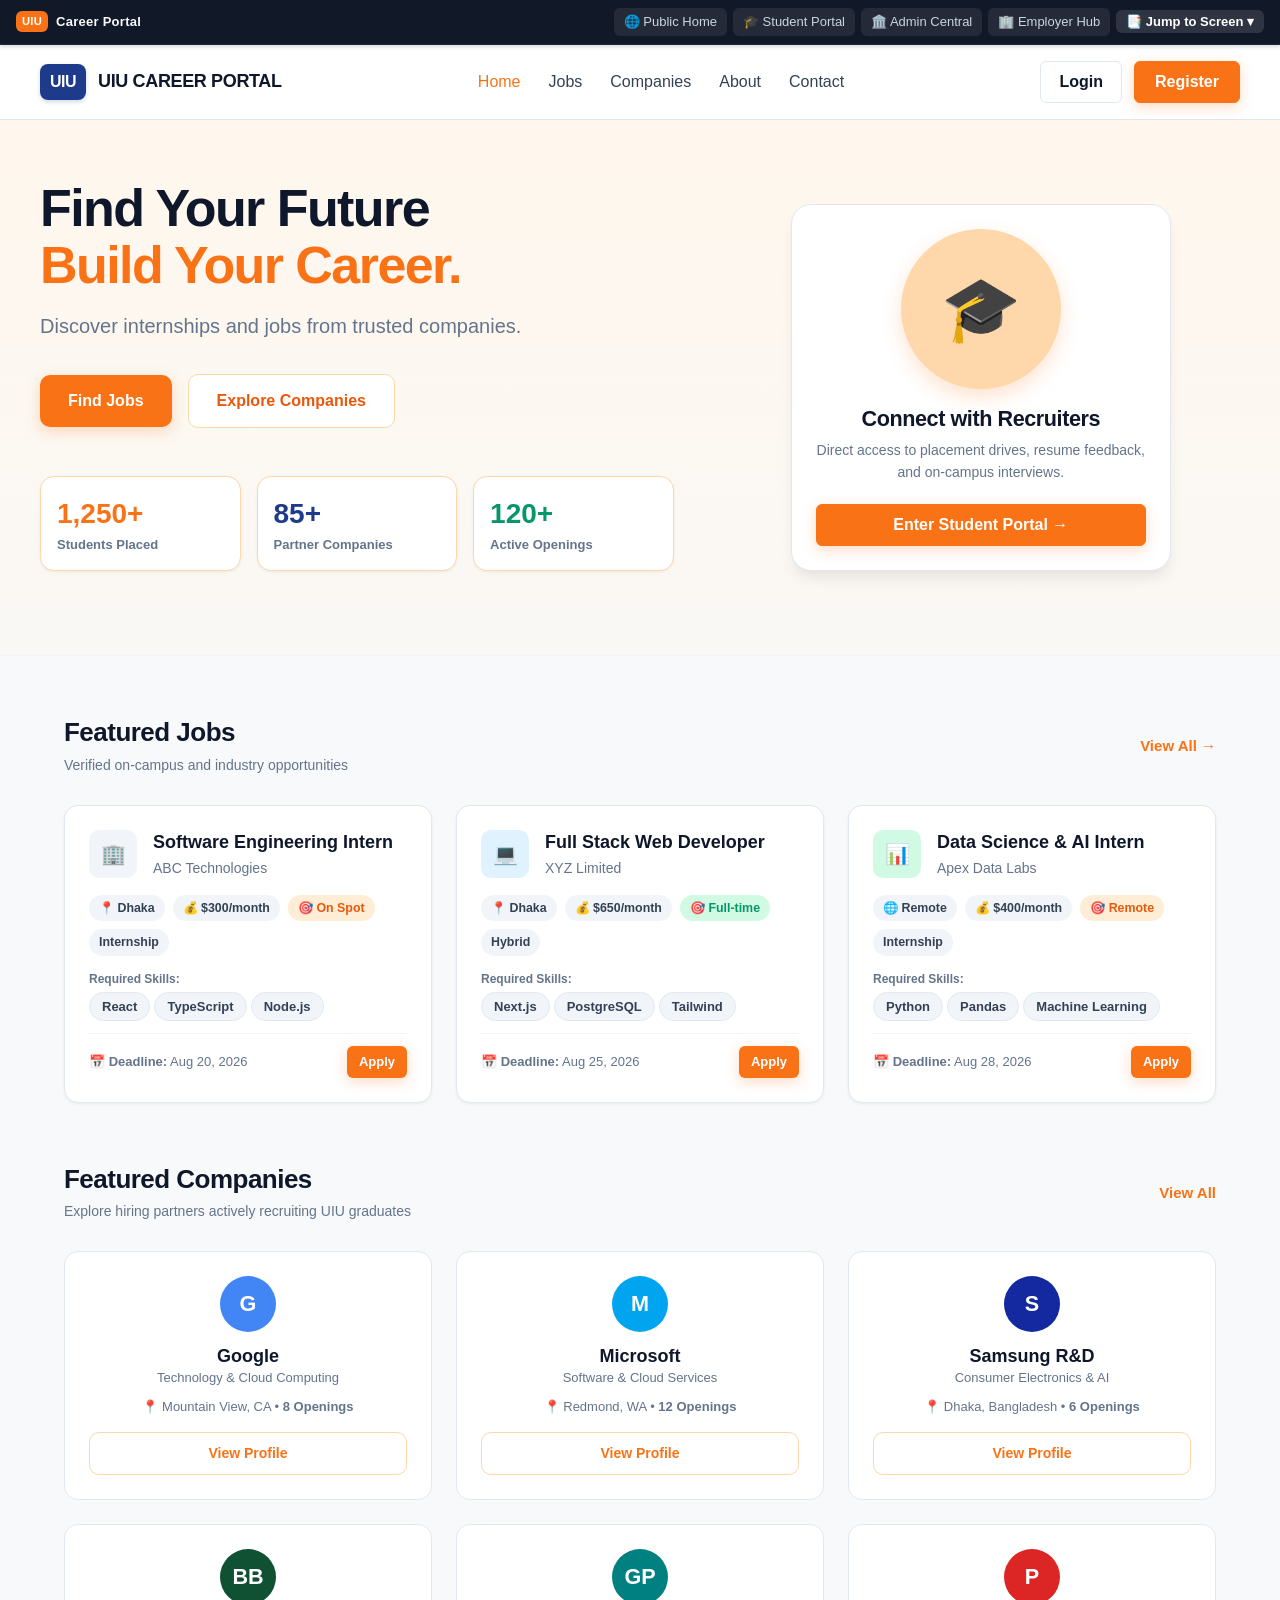
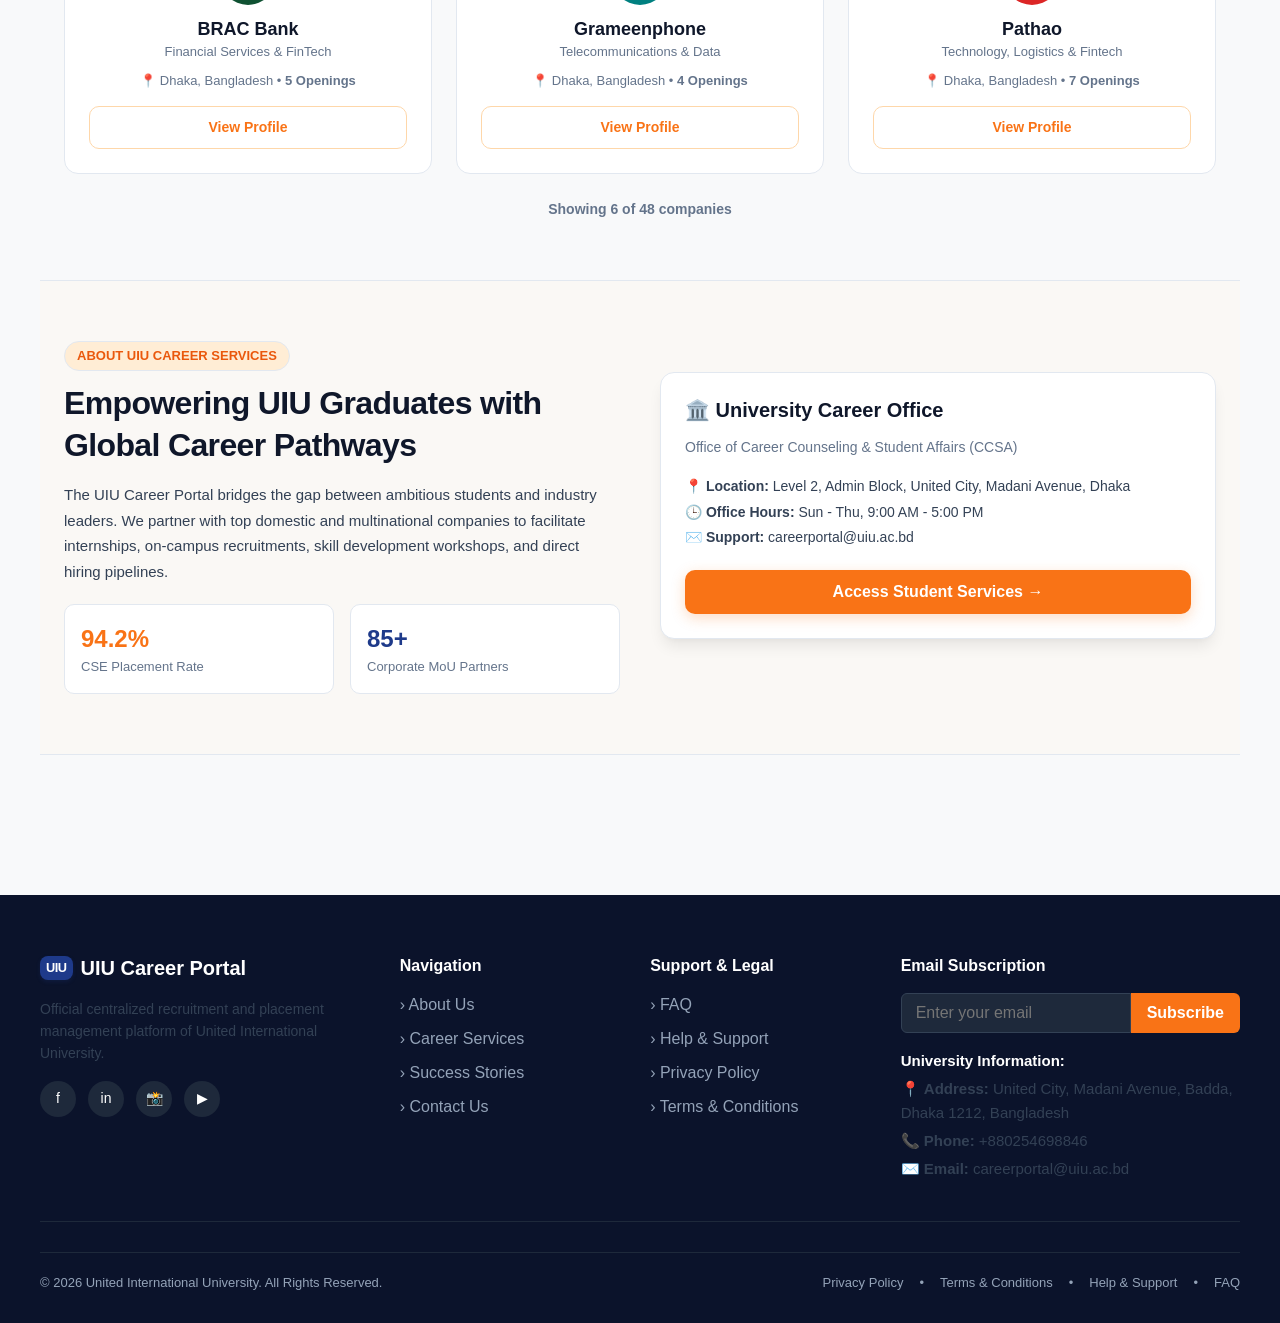
<file: UIU-Career-Portal-main/UIU-Career-Portal-main/index.html>
<!doctype html>
<html lang="en">
  <head>
    <meta charset="UTF-8" />
    <meta name="viewport" content="width=device-width, initial-scale=1.0" />
    <title>UIU Career Portal - United International University</title>
    <meta name="description" content="Discover internships and jobs from trusted partner companies at UIU Career Portal." />
    <link rel="stylesheet" href="./style.css" />
  </head>
  <body>
    <!-- Top Universal Navigation Switcher -->
    <header class="role-quick-bar">
      <div class="brand-badge">
        <span>UIU</span> Career Portal
      </div>
      <nav class="role-nav-links">
        <a href="./index.html" class="role-nav-btn active">🌐 Public Home</a>
        <a href="./student.html" class="role-nav-btn">🎓 Student Portal</a>
        <a href="./admin.html" class="role-nav-btn">🏛️ Admin Central</a>
        <a href="./employer.html" class="role-nav-btn">🏢 Employer Hub</a>
        <div class="role-nav-dropdown">
          <button class="role-dropdown-btn">📑 Jump to Screen ▾</button>
          <div class="role-dropdown-content">
            <a href="./index.html">Page 1: Public Home</a>
            <a href="./student.html#dashboard">Page 2: Student Dashboard</a>
            <a href="./student.html#browse-jobs">Page 3: Browse Jobs</a>
            <a href="./student.html#my-applications">Page 4: Applications</a>
            <a href="./student.html#job-detail">Page 5: Job Detail</a>
            <a href="./student.html#resume-builder">Page 6: Resume Builder</a>
            <a href="./student.html#companies">Page 7: Student Companies</a>
            <a href="./student.html#messages">Page 9: Student Chat</a>
            <a href="./student.html#stats">Page 11: Placement Stats</a>
            <a href="./student.html#profile">Page 12: Student Profile</a>
            <a href="./admin.html#dashboard">Page 14: Admin Dashboard</a>
            <a href="./admin.html#pending-companies">Page 13: Company Approvals</a>
            <a href="./admin.html#approved-companies">Page 15: Partner Directory</a>
            <a href="./admin.html#approved-jobs">Page 16: Approved Jobs</a>
            <a href="./admin.html#pending-internships">Page 17: Pending Internships</a>
            <a href="./admin.html#settings">Page 18: Portal Settings</a>
            <a href="./admin.html#analytics">Page 19: Placement Analytics</a>
            <a href="./admin.html#placement-records">Page 20: Student Records</a>
            <a href="./admin.html#reports">Page 21: Reports Center</a>
            <a href="./admin.html#pending-jobs">Page 22: Job Approvals</a>
            <a href="./employer.html#overview">Page 23: Employer Overview</a>
            <a href="./employer.html#settings">Page 24: Company Settings</a>
            <a href="./employer.html#create-job">Page 25: Post Job</a>
            <a href="./employer.html#create-internship">Page 26: Post Internship</a>
            <a href="./employer.html#company-profile">Page 27: Company Profile</a>
            <a href="./employer.html#chat">Page 28: Employer Chat</a>
            <a href="./employer.html#reports">Page 29: Company Reports</a>
            <a href="./employer.html#shortlisted">Page 30: Shortlisted</a>
            <a href="./employer.html#applications">Page 31: Applications</a>
            <a href="./employer.html#internships">Page 32: Internships</a>
          </div>
        </div>
      </nav>
    </header>

    <!-- Public Landing Page Navbar (Page 1) -->
    <nav class="landing-header">
      <div class="landing-nav-container">
        <a href="./index.html" class="logo-group">
          <div class="uiu-logo-badge">UIU</div>
          <div class="logo-text-title">UIU CAREER PORTAL</div>
        </a>
        <ul class="landing-nav-menu">
          <li><a href="./index.html" class="active">Home</a></li>
          <li><a href="./student.html#browse-jobs">Jobs</a></li>
          <li><a href="./student.html#companies">Companies</a></li>
          <li><a href="#about-section">About</a></li>
          <li><a href="#footer-contact">Contact</a></li>
        </ul>
        <div class="landing-auth-buttons">
          <a href="./pages/auth/login.html" class="btn-landing-login">Login</a>
          <a href="#register-modal" class="btn-landing-register">Register</a>
        </div>
      </div>
    </nav>

    <!-- Hero Section -->
    <main>
      <section class="landing-hero">
        <div class="landing-hero-container">
          <div class="landing-hero-content">
            <h1>Find Your Future<br /><span style="color: var(--primary);">Build Your Career.</span></h1>
            <p>Discover internships and jobs from trusted companies.</p>
            <div class="hero-action-buttons">
              <a href="./student.html#browse-jobs" class="btn-hero-primary">Find Jobs</a>
              <a href="./student.html#companies" class="btn-hero-secondary">Explore Companies</a>
            </div>
            <div class="hero-stats-row" style="display: grid; grid-template-columns: repeat(3, 1fr); gap: 16px; margin-top: 36px;">
              <div class="portal-card" style="padding: 16px; text-align: left; border: 1px solid var(--border-accent); background: #FFF; box-shadow: var(--shadow-sm);">
                <div class="stat-num" style="font-size: 1.75rem; font-weight: 800; color: var(--primary);">1,250+</div>
                <div class="stat-label" style="font-size: 0.8125rem; color: var(--text-muted); font-weight: 600;">Students Placed</div>
              </div>
              <div class="portal-card" style="padding: 16px; text-align: left; border: 1px solid var(--border-accent); background: #FFF; box-shadow: var(--shadow-sm);">
                <div class="stat-num" style="font-size: 1.75rem; font-weight: 800; color: var(--secondary);">85+</div>
                <div class="stat-label" style="font-size: 0.8125rem; color: var(--text-muted); font-weight: 600;">Partner Companies</div>
              </div>
              <div class="portal-card" style="padding: 16px; text-align: left; border: 1px solid var(--border-accent); background: #FFF; box-shadow: var(--shadow-sm);">
                <div class="stat-num" style="font-size: 1.75rem; font-weight: 800; color: var(--color-success);">120+</div>
                <div class="stat-label" style="font-size: 0.8125rem; color: var(--text-muted); font-weight: 600;">Active Openings</div>
              </div>
            </div>
          </div>
          <div class="hero-illustration-box">
            <div class="hero-avatar-card">
              <div class="hero-avatar-img">🎓</div>
              <h2 style="font-size: 1.35rem; font-weight: 800; color: #0F172A; margin-bottom: 6px;">Connect with Recruiters</h2>
              <p style="font-size: 0.875rem; color: #64748B; margin-bottom: 20px;">Direct access to placement drives, resume feedback, and on-campus interviews.</p>
              <a href="./student.html#dashboard" class="btn-landing-register" style="display: block; text-align: center;">Enter Student Portal →</a>
            </div>
          </div>
        </div>
      </section>

      <!-- Featured Jobs Section -->
      <section class="landing-section">
        <div class="section-header-flex">
          <div>
            <h2 class="section-title">Featured Jobs</h2>
            <p style="font-size: 0.875rem; color: var(--text-muted); margin-top: 4px;">Verified on-campus and industry opportunities</p>
          </div>
          <a href="./student.html#browse-jobs" class="section-link-all">View All →</a>
        </div>
        <div class="featured-jobs-grid">
          <!-- Job 1 -->
          <article class="landing-job-card">
            <div class="job-card-top">
              <div class="job-company-icon">🏢</div>
              <div style="flex: 1;">
                <h3 class="job-title-h3"><a href="./student.html#job-detail">Software Engineering Intern</a></h3>
                <div class="job-company-sub">ABC Technologies</div>
              </div>
            </div>
            <div class="job-meta-chips">
              <span class="meta-chip">📍 Dhaka</span>
              <span class="meta-chip">💰 $300/month</span>
              <span class="meta-chip" style="background: var(--primary-light); color: var(--primary-dark);">🎯 On Spot</span>
              <span class="meta-chip">Internship</span>
            </div>
            <div style="margin-bottom: 12px;">
              <span class="text-caption" style="font-weight: 700; color: var(--text-muted); display: block; margin-bottom: 4px;">Required Skills:</span>
              <div style="display: flex; flex-wrap: wrap; gap: 4px;">
                <span class="skill-tag-badge">React</span>
                <span class="skill-tag-badge">TypeScript</span>
                <span class="skill-tag-badge">Node.js</span>
              </div>
            </div>
            <div class="job-deadline-text">
              <span>📅 <strong>Deadline:</strong> Aug 20, 2026</span>
              <a href="./student.html#job-detail" class="btn-primary btn-sm">Apply</a>
            </div>
          </article>

          <!-- Job 2 -->
          <article class="landing-job-card">
            <div class="job-card-top">
              <div class="job-company-icon" style="background:#E0F2FE; color:#0284C7;">💻</div>
              <div style="flex: 1;">
                <h3 class="job-title-h3"><a href="./student.html#browse-jobs">Full Stack Web Developer</a></h3>
                <div class="job-company-sub">XYZ Limited</div>
              </div>
            </div>
            <div class="job-meta-chips">
              <span class="meta-chip">📍 Dhaka</span>
              <span class="meta-chip">💰 $650/month</span>
              <span class="meta-chip" style="background: var(--color-success-bg); color: var(--color-success);">🎯 Full-time</span>
              <span class="meta-chip">Hybrid</span>
            </div>
            <div style="margin-bottom: 12px;">
              <span class="text-caption" style="font-weight: 700; color: var(--text-muted); display: block; margin-bottom: 4px;">Required Skills:</span>
              <div style="display: flex; flex-wrap: wrap; gap: 4px;">
                <span class="skill-tag-badge">Next.js</span>
                <span class="skill-tag-badge">PostgreSQL</span>
                <span class="skill-tag-badge">Tailwind</span>
              </div>
            </div>
            <div class="job-deadline-text">
              <span>📅 <strong>Deadline:</strong> Aug 25, 2026</span>
              <a href="./student.html#browse-jobs" class="btn-primary btn-sm">Apply</a>
            </div>
          </article>

          <!-- Job 3 -->
          <article class="landing-job-card">
            <div class="job-card-top">
              <div class="job-company-icon" style="background:#D1FAE5; color:#059669;">📊</div>
              <div style="flex: 1;">
                <h3 class="job-title-h3"><a href="./student.html#browse-jobs">Data Science & AI Intern</a></h3>
                <div class="job-company-sub">Apex Data Labs</div>
              </div>
            </div>
            <div class="job-meta-chips">
              <span class="meta-chip">🌐 Remote</span>
              <span class="meta-chip">💰 $400/month</span>
              <span class="meta-chip" style="background: var(--primary-light); color: var(--primary-dark);">🎯 Remote</span>
              <span class="meta-chip">Internship</span>
            </div>
            <div style="margin-bottom: 12px;">
              <span class="text-caption" style="font-weight: 700; color: var(--text-muted); display: block; margin-bottom: 4px;">Required Skills:</span>
              <div style="display: flex; flex-wrap: wrap; gap: 4px;">
                <span class="skill-tag-badge">Python</span>
                <span class="skill-tag-badge">Pandas</span>
                <span class="skill-tag-badge">Machine Learning</span>
              </div>
            </div>
            <div class="job-deadline-text">
              <span>📅 <strong>Deadline:</strong> Aug 28, 2026</span>
              <a href="./student.html#browse-jobs" class="btn-primary btn-sm">Apply</a>
            </div>
          </article>
        </div>
      </section>

      <!-- Featured Companies Section -->
      <section class="landing-section" id="about-section">
        <div class="section-header-flex">
          <div>
            <h2 class="section-title">Featured Companies</h2>
            <p style="font-size: 0.875rem; color: var(--text-muted); margin-top: 4px;">Explore hiring partners actively recruiting UIU graduates</p>
          </div>
          <a href="./student.html#companies" class="section-link-all">View All</a>
        </div>
        <div class="featured-companies-grid">
          <!-- Company 1 -->
          <div class="landing-company-card">
            <div class="comp-logo-circle" style="background: #4285F4;">G</div>
            <h3 class="comp-name-h4">Google</h3>
            <p class="comp-industry-p">Technology & Cloud Computing</p>
            <div class="comp-info-row">📍 Mountain View, CA • <strong>8 Openings</strong></div>
            <a href="./student.html#companies" class="btn-view-profile">View Profile</a>
          </div>

          <!-- Company 2 -->
          <div class="landing-company-card">
            <div class="comp-logo-circle" style="background: #00A4EF;">M</div>
            <h3 class="comp-name-h4">Microsoft</h3>
            <p class="comp-industry-p">Software & Cloud Services</p>
            <div class="comp-info-row">📍 Redmond, WA • <strong>12 Openings</strong></div>
            <a href="./student.html#companies" class="btn-view-profile">View Profile</a>
          </div>

          <!-- Company 3 -->
          <div class="landing-company-card">
            <div class="comp-logo-circle" style="background: #1428A0;">S</div>
            <h3 class="comp-name-h4">Samsung R&D</h3>
            <p class="comp-industry-p">Consumer Electronics & AI</p>
            <div class="comp-info-row">📍 Dhaka, Bangladesh • <strong>6 Openings</strong></div>
            <a href="./student.html#companies" class="btn-view-profile">View Profile</a>
          </div>

          <!-- Company 4 -->
          <div class="landing-company-card">
            <div class="comp-logo-circle" style="background: #0F5132;">BB</div>
            <h3 class="comp-name-h4">BRAC Bank</h3>
            <p class="comp-industry-p">Financial Services & FinTech</p>
            <div class="comp-info-row">📍 Dhaka, Bangladesh • <strong>5 Openings</strong></div>
            <a href="./student.html#companies" class="btn-view-profile">View Profile</a>
          </div>

          <!-- Company 5 -->
          <div class="landing-company-card">
            <div class="comp-logo-circle" style="background: #008080;">GP</div>
            <h3 class="comp-name-h4">Grameenphone</h3>
            <p class="comp-industry-p">Telecommunications & Data</p>
            <div class="comp-info-row">📍 Dhaka, Bangladesh • <strong>4 Openings</strong></div>
            <a href="./student.html#companies" class="btn-view-profile">View Profile</a>
          </div>

          <!-- Company 6 -->
          <div class="landing-company-card">
            <div class="comp-logo-circle" style="background: #DC2626;">P</div>
            <h3 class="comp-name-h4">Pathao</h3>
            <p class="comp-industry-p">Technology, Logistics & Fintech</p>
            <div class="comp-info-row">📍 Dhaka, Bangladesh • <strong>7 Openings</strong></div>
            <a href="./student.html#companies" class="btn-view-profile">View Profile</a>
          </div>
        </div>
        <p style="text-align: center; color: var(--text-muted); margin-top: 24px; font-size: 0.875rem; font-weight: 600;">Showing 6 of 48 companies</p>
      </section>

      <!-- About Section -->
      <section class="landing-section" id="about-section" style="background: var(--bg-warm); border-top: 1px solid var(--border-color); border-bottom: 1px solid var(--border-color); padding: 60px 24px;">
        <div style="max-width: 1200px; margin: 0 auto; display: grid; grid-template-columns: 1fr 1fr; gap: 40px; align-items: center;">
          <div>
            <span class="skill-tag-badge" style="background: var(--primary-light); color: var(--primary-dark); font-weight: 700; margin-bottom: 12px; display: inline-block;">ABOUT UIU CAREER SERVICES</span>
            <h2 class="text-h2" style="font-size: 2rem; margin-bottom: 16px;">Empowering UIU Graduates with Global Career Pathways</h2>
            <p style="color: var(--text-body); line-height: 1.7; margin-bottom: 20px;">
              The UIU Career Portal bridges the gap between ambitious students and industry leaders. We partner with top domestic and multinational companies to facilitate internships, on-campus recruitments, skill development workshops, and direct hiring pipelines.
            </p>
            <div style="display: grid; grid-template-columns: 1fr 1fr; gap: 16px;">
              <div style="background: #FFF; padding: 16px; border-radius: var(--radius-md); border: 1px solid var(--border-color);">
                <div style="font-size: 1.5rem; font-weight: 800; color: var(--primary);">94.2%</div>
                <div style="font-size: 0.8125rem; color: var(--text-muted);">CSE Placement Rate</div>
              </div>
              <div style="background: #FFF; padding: 16px; border-radius: var(--radius-md); border: 1px solid var(--border-color);">
                <div style="font-size: 1.5rem; font-weight: 800; color: var(--secondary);">85+</div>
                <div style="font-size: 0.8125rem; color: var(--text-muted);">Corporate MoU Partners</div>
              </div>
            </div>
          </div>
          <div class="portal-card" style="box-shadow: var(--shadow-lg);">
            <h3 class="text-h3" style="margin-bottom: 12px;">🏛️ University Career Office</h3>
            <p style="font-size: 0.875rem; color: var(--text-muted); margin-bottom: 16px;">Office of Career Counseling & Student Affairs (CCSA)</p>
            <div style="font-size: 0.875rem; line-height: 1.8; color: var(--text-body); margin-bottom: 20px;">
              <div>📍 <strong>Location:</strong> Level 2, Admin Block, United City, Madani Avenue, Dhaka</div>
              <div>🕒 <strong>Office Hours:</strong> Sun - Thu, 9:00 AM - 5:00 PM</div>
              <div>✉️ <strong>Support:</strong> careerportal@uiu.ac.bd</div>
            </div>
            <a href="./student.html#dashboard" class="btn-primary" style="width: 100%; justify-content: center;">Access Student Services →</a>
          </div>
        </div>
      </section>
    </main>

    <!-- Footer (Page 1) -->
    <footer class="landing-footer" id="footer-contact">
      <div class="footer-container" style="display: grid; grid-template-columns: 1.5fr 1fr 1fr 1.5fr; gap: 32px;">
        <div class="footer-col-about">
          <h3>
            <span class="uiu-logo-badge" style="font-size: 0.8rem; padding: 3px 6px;">UIU</span>
            UIU Career Portal
          </h3>
          <p style="font-size: 0.875rem; line-height: 1.6; margin-bottom: 16px;">
            Official centralized recruitment and placement management platform of United International University.
          </p>
          <div class="social-links-row">
            <span class="social-btn" title="Facebook">f</span>
            <span class="social-btn" title="LinkedIn">in</span>
            <span class="social-btn" title="Instagram">📸</span>
            <span class="social-btn" title="YouTube">▶</span>
          </div>
        </div>

        <div class="footer-col-links">
          <h4>Navigation</h4>
          <ul class="footer-links-list">
            <li><a href="#about-section">› About Us</a></li>
            <li><a href="./admin.html#analytics">› Career Services</a></li>
            <li><a href="./student.html#stats">› Success Stories</a></li>
            <li><a href="#footer-contact">› Contact Us</a></li>
          </ul>
        </div>

        <div class="footer-col-links">
          <h4>Support & Legal</h4>
          <ul class="footer-links-list">
            <li><a href="#faq-modal">› FAQ</a></li>
            <li><a href="#help-modal">› Help & Support</a></li>
            <li><a href="#privacy-modal">› Privacy Policy</a></li>
            <li><a href="#terms-modal">› Terms & Conditions</a></li>
          </ul>
        </div>

        <div class="footer-col-contact">
          <h4>Email Subscription</h4>
          <form class="footer-newsletter-box" action="#newsletter-success" style="margin-bottom: 16px;">
            <input type="email" placeholder="Enter your email" required />
            <button type="submit">Subscribe</button>
          </form>
          <div style="font-size: 0.8125rem; line-height: 1.6; color: #CBD5E1;">
            <p style="font-weight: 700; color: #FFF; margin-bottom: 4px;">University Information:</p>
            <p style="margin-bottom: 4px;">📍 <strong>Address:</strong> United City, Madani Avenue, Badda, Dhaka 1212, Bangladesh</p>
            <p style="margin-bottom: 4px;">📞 <strong>Phone:</strong> +880254698846</p>
            <p>✉️ <strong>Email:</strong> careerportal@uiu.ac.bd</p>
          </div>
        </div>
      </div>

      <div class="footer-bottom-row" style="display: flex; justify-content: space-between; align-items: center; flex-wrap: wrap; gap: 12px; font-size: 0.8125rem; border-top: 1px solid #1E293B; padding-top: 20px; margin-top: 30px;">
        <span>© 2026 United International University. All Rights Reserved.</span>
        <div style="display: flex; gap: 16px; flex-wrap: wrap;">
          <a href="#privacy-modal" style="color: #94A3B8;">Privacy Policy</a>
          <span>•</span>
          <a href="#terms-modal" style="color: #94A3B8;">Terms & Conditions</a>
          <span>•</span>
          <a href="#help-modal" style="color: #94A3B8;">Help & Support</a>
          <span>•</span>
          <a href="#faq-modal" style="color: #94A3B8;">FAQ</a>
        </div>
      </div>
    </footer>

    <!-- Pure CSS Modals -->
    <div id="register-modal" class="modal-overlay">
      <div class="modal-dialog-box">
        <a href="#" class="modal-close-btn">✕</a>
        <h3 style="font-size: 1.35rem; font-weight: 800; color: #0F172A; margin-bottom: 8px;">Join UIU Career Portal</h3>
        <p style="color: #64748B; font-size: 0.875rem; margin-bottom: 20px;">Choose your role to get started:</p>
        <div style="display: flex; flex-direction: column; gap: 12px; margin-bottom: 20px;">
          <a href="./student.html#dashboard" class="btn-outline" style="justify-content: space-between; padding: 14px 20px;">
            <span>🎓 <strong>UIU Student / Alumni</strong> (Login with @uiu.ac.bd)</span>
            <span>→</span>
          </a>
          <a href="./employer.html#overview" class="btn-outline" style="justify-content: space-between; padding: 14px 20px;">
            <span>🏢 <strong>Recruitment Partner / Employer</strong></span>
            <span>→</span>
          </a>
          <a href="./admin.html#dashboard" class="btn-outline" style="justify-content: space-between; padding: 14px 20px;">
            <span>🏛️ <strong>Career Office Administrator</strong></span>
            <span>→</span>
          </a>
        </div>
        <a href="#" class="btn-landing-login" style="display: block; text-align: center;">Cancel</a>
      </div>
    </div>

    <div id="newsletter-success" class="modal-overlay">
      <div class="modal-dialog-box" style="text-align: center;">
        <a href="#" class="modal-close-btn">✕</a>
        <div style="font-size: 3rem; margin-bottom: 12px;">🎉</div>
        <h3 style="font-size: 1.25rem; font-weight: 800; margin-bottom: 8px;">Subscribed Successfully!</h3>
        <p style="color: #64748B; font-size: 0.875rem; margin-bottom: 20px;">You will now receive the latest job openings, placement reports, and workshop updates from UIU Career Portal.</p>
        <a href="#" class="btn-primary" style="display: inline-block;">Close</a>
      </div>
    </div>

    <!-- FAQ Modal -->
    <div id="faq-modal" class="modal-overlay">
      <div class="modal-dialog-box" style="max-width: 600px;">
        <a href="#" class="modal-close-btn">✕</a>
        <h3 style="font-size: 1.35rem; font-weight: 800; margin-bottom: 12px;">Frequently Asked Questions (FAQ)</h3>
        <div style="display: flex; flex-direction: column; gap: 12px; font-size: 0.875rem; color: var(--text-body); max-height: 60vh; overflow-y: auto; padding-right: 8px;">
          <div>
            <strong style="color: var(--text-heading); display: block; margin-bottom: 4px;">Q: Who can apply through UIU Career Portal?</strong>
            <p>All current UIU undergraduate/graduate students and registered alumni with a valid @uiu.ac.bd or verified student ID.</p>
          </div>
          <div style="border-top: 1px solid var(--border-light); padding-top: 8px;">
            <strong style="color: var(--text-heading); display: block; margin-bottom: 4px;">Q: How do companies get verified?</strong>
            <p>The UIU Career Services & Placement Office reviews company trade licenses and HR credentials before approving job postings.</p>
          </div>
          <div style="border-top: 1px solid var(--border-light); padding-top: 8px;">
            <strong style="color: var(--text-heading); display: block; margin-bottom: 4px;">Q: How can I track my internship approval?</strong>
            <p>Log in to the Student Portal and navigate to the 'Applications' tab to see real-time verification and supervisor approvals.</p>
          </div>
        </div>
        <div style="margin-top: 20px; text-align: right;">
          <a href="#" class="btn-primary btn-sm">Close</a>
        </div>
      </div>
    </div>

    <!-- Help & Support Modal -->
    <div id="help-modal" class="modal-overlay">
      <div class="modal-dialog-box">
        <a href="#" class="modal-close-btn">✕</a>
        <h3 style="font-size: 1.35rem; font-weight: 800; margin-bottom: 12px;">Help & Support</h3>
        <p style="font-size: 0.875rem; color: var(--text-body); line-height: 1.6; margin-bottom: 16px;">
          Need assistance with your portal account, resume verification, or recruitment drive?
        </p>
        <div style="background: var(--bg-muted); padding: 14px; border-radius: var(--radius-md); font-size: 0.8125rem; margin-bottom: 16px;">
          <div>📞 <strong>Helpline:</strong> +880254698846 (Ext: 2102)</div>
          <div>✉️ <strong>Email:</strong> support-career@uiu.ac.bd</div>
          <div>📍 <strong>Room:</strong> CCSA Office, Room #214, UIU Main Campus</div>
        </div>
        <a href="#" class="btn-primary" style="display: block; text-align: center;">Got it</a>
      </div>
    </div>

    <!-- Privacy Policy Modal -->
    <div id="privacy-modal" class="modal-overlay">
      <div class="modal-dialog-box" style="max-width: 580px;">
        <a href="#" class="modal-close-btn">✕</a>
        <h3 style="font-size: 1.35rem; font-weight: 800; margin-bottom: 12px;">Privacy Policy</h3>
        <p style="font-size: 0.875rem; color: var(--text-body); line-height: 1.6; margin-bottom: 12px;">
          UIU Career Portal respects your student and corporate privacy. Student academic records (CGPA, credits) and resumes are shared strictly with verified partner employers for job and internship screening purposes only.
        </p>
        <p style="font-size: 0.8125rem; color: var(--text-muted);">
          Data is protected under United International University Information Security Protocols.
        </p>
        <div style="margin-top: 16px; text-align: right;">
          <a href="#" class="btn-primary btn-sm">Close</a>
        </div>
      </div>
    </div>

    <!-- Terms Modal -->
    <div id="terms-modal" class="modal-overlay">
      <div class="modal-dialog-box" style="max-width: 580px;">
        <a href="#" class="modal-close-btn">✕</a>
        <h3 style="font-size: 1.35rem; font-weight: 800; margin-bottom: 12px;">Terms & Conditions</h3>
        <p style="font-size: 0.875rem; color: var(--text-body); line-height: 1.6; margin-bottom: 12px;">
          By accessing the UIU Career Portal, students agree to provide authentic academic credentials and follow standard professional code of conduct during interviews and internships.
        </p>
        <div style="margin-top: 16px; text-align: right;">
          <a href="#" class="btn-primary btn-sm">Close</a>
        </div>
      </div>
    </div>
  </body>
</html>
</file>
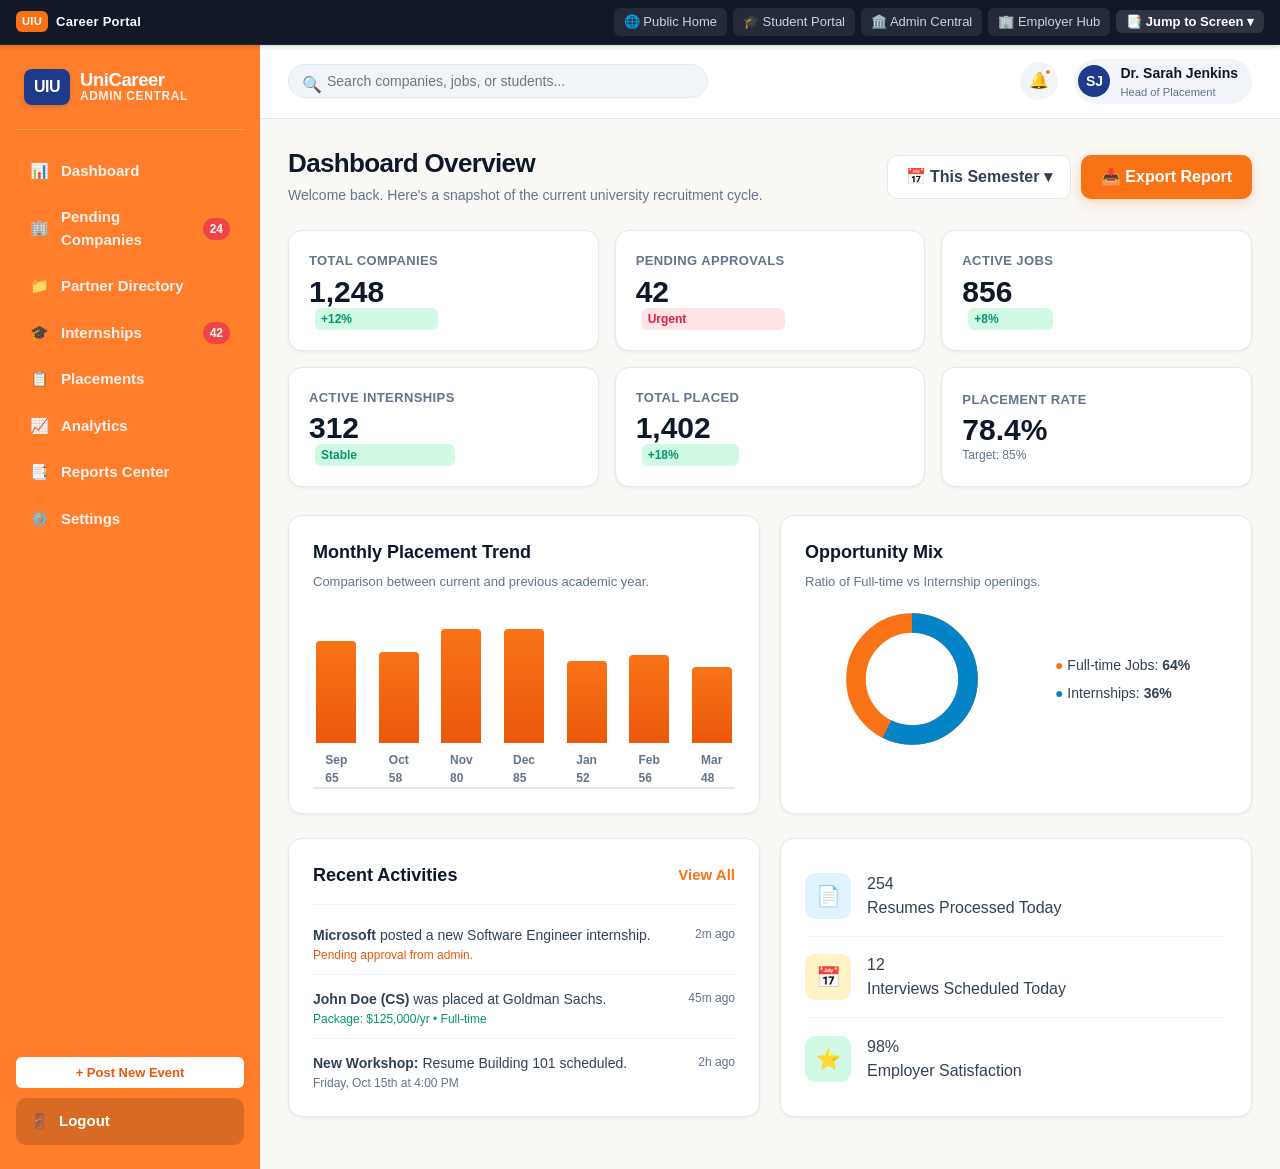
<file: UIU-Career-Portal-main/UIU-Career-Portal-main/admin.html>
<!doctype html>
<html lang="en">
  <head>
    <meta charset="UTF-8" />
    <meta name="viewport" content="width=device-width, initial-scale=1.0" />
    <title>Admin Central - UIU Career Portal</title>
    <meta name="description" content="University Career Services Admin Central - Manage approvals, placements, and reports." />
    <link rel="stylesheet" href="./style.css" />
    <style>
      .admin-view-pane {
        display: none;
      }
      #dashboard:target,
      body:not(:has(:target)) #dashboard {
        display: block;
      }
      #dashboard:target { display: block; }
      #pending-companies:target { display: block; }
      #approved-companies:target { display: block; }
      #approved-jobs:target { display: block; }
      #pending-jobs:target { display: block; }
      #pending-internships:target { display: block; }
      #analytics:target { display: block; }
      #placement-records:target { display: block; }
      #reports:target { display: block; }
      #settings:target { display: block; }

      :target ~ #dashboard {
        display: none;
      }
    </style>
  </head>
  <body>
    <!-- Top Universal Navigation Switcher -->
    <header class="role-quick-bar">
      <div class="brand-badge">
        <span>UIU</span> Career Portal
      </div>
      <nav class="role-nav-links">
        <a href="./index.html" class="role-nav-btn">🌐 Public Home</a>
        <a href="./student.html" class="role-nav-btn">🎓 Student Portal</a>
        <a href="./admin.html" class="role-nav-btn active">🏛️ Admin Central</a>
        <a href="./employer.html" class="role-nav-btn">🏢 Employer Hub</a>
        <div class="role-nav-dropdown">
          <button class="role-dropdown-btn">📑 Jump to Screen ▾</button>
          <div class="role-dropdown-content">
            <a href="./admin.html#dashboard">Page 14: Admin Dashboard</a>
            <a href="./admin.html#pending-companies">Page 13: Company Approvals</a>
            <a href="./admin.html#approved-companies">Page 15: Approved Directory</a>
            <!-- <a href="./admin.html#approved-jobs">Page 16: Approved Jobs</a>
            <a href="./admin.html#pending-jobs">Page 22: Job Approvals Queue</a> -->
            <a href="./admin.html#pending-internships">Page 17: Pending Internships</a>
            <a href="./admin.html#analytics">Page 19: Placement Analytics</a>
            <a href="./admin.html#placement-records">Page 20: Placement Records</a>
            <a href="./admin.html#reports">Page 21: Reports Center</a>
            <a href="./admin.html#settings">Page 18: Portal Settings</a>
            <a href="./student.html">Go to Student Portal →</a>
            <a href="./employer.html">Go to Employer Hub →</a>
          </div>
        </div>
      </nav>
    </header>

    <div class="portal-layout">
      <!-- Admin Sidebar (Pages 13-22) -->
      <aside class="portal-sidebar">
        <div class="sidebar-brand">
          <div class="uiu-logo-badge">UIU</div>
          <div class="sidebar-brand-title">
            UniCareer
            <span>Admin Central</span>
          </div>
        </div>

        <ul class="sidebar-menu-list">
          <li>
            <a href="#dashboard" class="sidebar-menu-link">
              <span>📊</span> Dashboard
            </a>
          </li>
          <li>
            <a href="#pending-companies" class="sidebar-menu-link">
              <span>🏢</span> Pending Companies
              <span class="sidebar-badge-count">24</span>
            </a>
          </li>
          <li>
            <a href="#approved-companies" class="sidebar-menu-link">
              <span>📁</span> Partner Directory
            </a>
          </li>
          <!-- <li>
            <a href="#pending-jobs" class="sidebar-menu-link">
              <span>💼</span> Job Approvals
              <span class="sidebar-badge-count">24</span>
            </a>
          </li>
          <li>
            <a href="#approved-jobs" class="sidebar-menu-link">
              <span>✅</span> Approved Jobs
            </a>
          </li> -->
          <li>
            <a href="#pending-internships" class="sidebar-menu-link">
              <span>🎓</span> Internships
              <span class="sidebar-badge-count">42</span>
            </a>
          </li>
          <li>
            <a href="#placement-records" class="sidebar-menu-link">
              <span>📋</span> Placements
            </a>
          </li>
          <li>
            <a href="#analytics" class="sidebar-menu-link">
              <span>📈</span> Analytics
            </a>
          </li>
          <li>
            <a href="#reports" class="sidebar-menu-link">
              <span>📑</span> Reports Center
            </a>
          </li>
          <li>
            <a href="#settings" class="sidebar-menu-link">
              <span>⚙️</span> Settings
            </a>
          </li>
        </ul>

        <div style="padding: 10px 0;">
          <a href="#post-event-modal" class="btn-primary btn-sm" style="width: 100%; justify-content: center; background: #FFF; color: var(--primary-dark);">+ Post New Event</a>
        </div>

        <a href="./index.html" class="sidebar-footer-btn">
          <span>🚪</span> Logout
        </a>
      </aside>

      <!-- Admin Main Content -->
      <main class="portal-main">
        <!-- Topbar -->
        <header class="portal-topbar">
          <div class="topbar-search-box">
            <span class="search-icon-svg">🔍</span>
            <input type="text" placeholder="Search companies, jobs, or students..." />
          </div>
          <div class="topbar-user-area">
            <a href="#reports" class="icon-btn-badge" title="Notifications">
              <span>🔔</span>
              <span class="notification-dot"></span>
            </a>
            <div class="user-profile-pill">
              <div class="user-avatar-circle" style="background: #1E3A8A;">SJ</div>
              <div>
                <div>Dr. Sarah Jenkins</div>
                <div style="font-size: 0.7rem; color: var(--text-muted); font-weight: normal;">Head of Placement</div>
              </div>
            </div>
          </div>
        </header>

        <div class="portal-content-body">

          <!-- SCREEN 1: ADMIN DASHBOARD OVERVIEW (Page 14) -->
          <section id="dashboard" class="admin-view-pane">
            <div class="page-title-row">
              <div>
                <h1 class="page-main-heading">Dashboard Overview</h1>
                <p class="page-subheading">Welcome back. Here's a snapshot of the current university recruitment cycle.</p>
              </div>
              <div style="display: flex; gap: 10px;">
                <button class="btn-outline">📅 This Semester ▾</button>
                <a href="#reports" class="btn-primary">📥 Export Report</a>
              </div>
            </div>

            <!-- 6 Metric Cards (Page 14) -->
            <div class="metrics-grid-6">
              <div class="metric-stat-card">
                <div class="stat-content-box">
                  <div class="stat-label-text">Total Companies</div>
                  <div class="stat-huge-number">1,248</div>
                  <div class="stat-growth-tag growth-positive">+12%</div>
                </div>
              </div>
              <div class="metric-stat-card">
                <div class="stat-content-box">
                  <div class="stat-label-text">Pending Approvals</div>
                  <div class="stat-huge-number">42</div>
                  <div class="stat-growth-tag growth-urgent">Urgent</div>
                </div>
              </div>
              <div class="metric-stat-card">
                <div class="stat-content-box">
                  <div class="stat-label-text">Active Jobs</div>
                  <div class="stat-huge-number">856</div>
                  <div class="stat-growth-tag growth-positive">+8%</div>
                </div>
              </div>
              <div class="metric-stat-card">
                <div class="stat-content-box">
                  <div class="stat-label-text">Active Internships</div>
                  <div class="stat-huge-number">312</div>
                  <div class="stat-growth-tag growth-positive">Stable</div>
                </div>
              </div>
              <div class="metric-stat-card">
                <div class="stat-content-box">
                  <div class="stat-label-text">Total Placed</div>
                  <div class="stat-huge-number">1,402</div>
                  <div class="stat-growth-tag growth-positive">+18%</div>
                </div>
              </div>
              <div class="metric-stat-card">
                <div class="stat-content-box">
                  <div class="stat-label-text">Placement Rate</div>
                  <div class="stat-huge-number">78.4%</div>
                  <div style="font-size: 0.75rem; color: var(--text-muted);">Target: 85%</div>
                </div>
              </div>
            </div>

            <div class="form-grid-2">
              <!-- Monthly Placement Trend -->
              <div class="portal-card">
                <h3 class="card-title-h3" style="margin-bottom: 8px;">Monthly Placement Trend</h3>
                <p style="font-size: 0.8125rem; color: var(--text-muted); margin-bottom: 16px;">Comparison between current and previous academic year.</p>
                <div class="chart-bars-container">
                  <div class="bar-column-item"><div class="bar-fill-orange" style="height: 65%;"></div><span class="bar-column-label">Sep<br />65</span></div>
                  <div class="bar-column-item"><div class="bar-fill-orange" style="height: 58%;"></div><span class="bar-column-label">Oct<br />58</span></div>
                  <div class="bar-column-item"><div class="bar-fill-orange" style="height: 80%;"></div><span class="bar-column-label">Nov<br />80</span></div>
                  <div class="bar-column-item"><div class="bar-fill-orange" style="height: 85%;"></div><span class="bar-column-label">Dec<br />85</span></div>
                  <div class="bar-column-item"><div class="bar-fill-orange" style="height: 52%;"></div><span class="bar-column-label">Jan<br />52</span></div>
                  <div class="bar-column-item"><div class="bar-fill-orange" style="height: 56%;"></div><span class="bar-column-label">Feb<br />56</span></div>
                  <div class="bar-column-item"><div class="bar-fill-orange" style="height: 48%;"></div><span class="bar-column-label">Mar<br />48</span></div>
                </div>
              </div>

              <!-- Opportunity Mix Donut -->
              <div class="portal-card">
                <h3 class="card-title-h3" style="margin-bottom: 8px;">Opportunity Mix</h3>
                <p style="font-size: 0.8125rem; color: var(--text-muted); margin-bottom: 16px;">Ratio of Full-time vs Internship openings.</p>
                <div style="display: flex; align-items: center; justify-content: space-around;">
                  <svg class="donut-chart-svg" viewBox="0 0 100 100">
                    <circle cx="50" cy="50" r="40" class="donut-circle-bg"></circle>
                    <circle cx="50" cy="50" r="40" class="donut-circle-val1" style="stroke-dasharray: 256 400;"></circle>
                    <circle cx="50" cy="50" r="40" class="donut-circle-val2" style="stroke-dasharray: 144 400;"></circle>
                  </svg>
                  <div style="font-size: 0.875rem; line-height: 2;">
                    <div><span style="color:var(--primary);">●</span> Full-time Jobs: <strong>64%</strong></div>
                    <div><span style="color:#0284C7;">●</span> Internships: <strong>36%</strong></div>
                  </div>
                </div>
              </div>
            </div>

            <!-- Recent Activities & Daily Stats (Page 14) -->
            <div class="form-grid-2">
              <div class="portal-card">
                <div class="portal-card-header">
                  <h3 class="card-title-h3">Recent Activities</h3>
                  <a href="#placement-records" class="section-link-all">View All</a>
                </div>
                <div style="display: flex; flex-direction: column; gap: 14px;">
                  <div style="display: flex; justify-content: space-between; font-size: 0.875rem; border-bottom: 1px solid var(--border-light); padding-bottom: 10px;">
                    <div>
                      <strong>Microsoft</strong> posted a new Software Engineer internship.
                      <div style="font-size: 0.75rem; color: var(--status-review-text);">Pending approval from admin.</div>
                    </div>
                    <span style="font-size: 0.75rem; color: var(--text-muted);">2m ago</span>
                  </div>
                  <div style="display: flex; justify-content: space-between; font-size: 0.875rem; border-bottom: 1px solid var(--border-light); padding-bottom: 10px;">
                    <div>
                      <strong>John Doe (CS)</strong> was placed at Goldman Sachs.
                      <div style="font-size: 0.75rem; color: var(--status-verified-text);">Package: $125,000/yr • Full-time</div>
                    </div>
                    <span style="font-size: 0.75rem; color: var(--text-muted);">45m ago</span>
                  </div>
                  <div style="display: flex; justify-content: space-between; font-size: 0.875rem;">
                    <div>
                      <strong>New Workshop:</strong> Resume Building 101 scheduled.
                      <div style="font-size: 0.75rem; color: var(--text-muted);">Friday, Oct 15th at 4:00 PM</div>
                    </div>
                    <span style="font-size: 0.75rem; color: var(--text-muted);">2h ago</span>
                  </div>
                </div>
              </div>

              <div class="portal-card" style="display: flex; flex-direction: column; justify-content: space-around;">
                <div style="display: flex; align-items: center; gap: 16px; border-bottom: 1px solid var(--border-light); padding-bottom: 16px;">
                  <div class="stat-icon-wrapper stat-icon-blue">📄</div>
                  <div>
                    <div class="stat-huge-number">254</div>
                    <div class="stat-label-text">Resumes Processed Today</div>
                  </div>
                </div>
                <div style="display: flex; align-items: center; gap: 16px; border-bottom: 1px solid var(--border-light); padding-bottom: 16px;">
                  <div class="stat-icon-wrapper stat-icon-amber">📅</div>
                  <div>
                    <div class="stat-huge-number">12</div>
                    <div class="stat-label-text">Interviews Scheduled Today</div>
                  </div>
                </div>
                <div style="display: flex; align-items: center; gap: 16px;">
                  <div class="stat-icon-wrapper stat-icon-green">⭐</div>
                  <div>
                    <div class="stat-huge-number">98%</div>
                    <div class="stat-label-text">Employer Satisfaction</div>
                  </div>
                </div>
              </div>
            </div>
          </section>

          <!-- SCREEN 2: PENDING COMPANY APPROVALS (Page 13) -->
          <section id="pending-companies" class="admin-view-pane">
            <div class="breadcrumbs-trail">Dashboard / Companies / Pending Approvals</div>
            <div class="page-title-row">
              <div>
                <h1 class="page-main-heading">Pending Company Approvals</h1>
                <p class="page-subheading">Review and manage registration requests from new recruitment partners.</p>
              </div>
              <div style="display: flex; gap: 10px;">
                <button class="btn-outline">⚡ Filters</button>
                <button class="btn-outline">📥 Export PDF</button>
              </div>
            </div>

            <div class="metrics-grid-4">
              <div class="metric-stat-card"><div class="stat-content-box"><div class="stat-label-text">Total Pending</div><div class="stat-huge-number">24 <span class="stat-growth-tag growth-positive">+3 this week</span></div></div></div>
              <div class="metric-stat-card"><div class="stat-content-box"><div class="stat-label-text">Avg. Response Time</div><div class="stat-huge-number">1.4d <span class="stat-growth-tag growth-positive">-12% faster</span></div></div></div>
              <div class="metric-stat-card"><div class="stat-content-box"><div class="stat-label-text">Approval Rate</div><div class="stat-huge-number">88% <span class="stat-growth-tag growth-positive">Standard</span></div></div></div>
              <div class="metric-stat-card"><div class="stat-content-box"><div class="stat-label-text">Flagged Requests</div><div class="stat-huge-number">2 <span class="stat-growth-tag growth-urgent">Attention</span></div></div></div>
            </div>

            <div class="portal-card">
              <div class="data-table-wrapper">
                <table class="portal-table">
                  <thead>
                    <tr>
                      <th>Company Logo & Name</th>
                      <th>Industry</th>
                      <th>Contact Person</th>
                      <th>Email Address</th>
                      <th>Reg. Date</th>
                      <th>Status</th>
                      <th>Actions</th>
                    </tr>
                  </thead>
                  <tbody>
                    <tr>
                      <td><strong>Nebula Dynamics</strong><br /><span style="font-size:0.75rem; color:var(--text-muted);">ID: COMP-4921</span></td>
                      <td><span class="skill-tag-badge">FinTech</span></td>
                      <td>Michael Chen</td>
                      <td>m.chen@nebuladyn.com</td>
                      <td>Oct 24, 2023</td>
                      <td><span class="status-pill status-pending">Pending</span></td>
                      <td>
                        <div style="display: flex; gap: 6px;">
                          <a href="#action-confirmed" class="btn-primary btn-sm" style="background:#059669;">Approve</a>
                          <a href="#action-confirmed" class="btn-outline btn-sm" style="color:#DC2626;">Reject</a>
                        </div>
                      </td>
                    </tr>
                    <tr>
                      <td><strong>EcoStride Systems</strong><br /><span style="font-size:0.75rem; color:var(--text-muted);">ID: COMP-5012</span></td>
                      <td><span class="skill-tag-badge">Renewables</span></td>
                      <td>Sarah Thorne</td>
                      <td>s.thorne@ecostride.org</td>
                      <td>Oct 25, 2023</td>
                      <td><span class="status-pill status-pending">Pending</span></td>
                      <td>
                        <div style="display: flex; gap: 6px;">
                          <a href="#action-confirmed" class="btn-primary btn-sm" style="background:#059669;">Approve</a>
                          <a href="#action-confirmed" class="btn-outline btn-sm" style="color:#DC2626;">Reject</a>
                        </div>
                      </td>
                    </tr>
                    <tr>
                      <td><strong>Vertex Analytics</strong><br /><span style="font-size:0.75rem; color:var(--text-muted);">ID: COMP-4882</span></td>
                      <td><span class="skill-tag-badge">Data Science</span></td>
                      <td>David Miller</td>
                      <td>d.miller@vertex.ai</td>
                      <td>Oct 22, 2023</td>
                      <td><span class="status-pill status-pending">Pending</span></td>
                      <td>
                        <div style="display: flex; gap: 6px;">
                          <a href="#action-confirmed" class="btn-primary btn-sm" style="background:#059669;">Approve</a>
                          <a href="#action-confirmed" class="btn-outline btn-sm" style="color:#DC2626;">Reject</a>
                        </div>
                      </td>
                    </tr>
                    <tr>
                      <td><strong>Horizon Healthcare</strong><br /><span style="font-size:0.75rem; color:var(--text-muted);">ID: COMP-5103</span></td>
                      <td><span class="skill-tag-badge">Medical</span></td>
                      <td>Elena Rodriguez</td>
                      <td>erodriguez@horizon.co</td>
                      <td>Oct 26, 2023</td>
                      <td><span class="status-pill status-pending">Pending</span></td>
                      <td>
                        <div style="display: flex; gap: 6px;">
                          <a href="#action-confirmed" class="btn-primary btn-sm" style="background:#059669;">Approve</a>
                          <a href="#action-confirmed" class="btn-outline btn-sm" style="color:#DC2626;">Reject</a>
                        </div>
                      </td>
                    </tr>
                  </tbody>
                </table>
              </div>
            </div>
          </section>

          <!-- SCREEN 3: APPROVED COMPANIES DIRECTORY (Page 15) -->
          <section id="approved-companies" class="admin-view-pane">
            <div class="page-title-row">
              <div>
                <h1 class="page-main-heading">Approved Companies Directory</h1>
                <p class="page-subheading">Manage and track verified partner organizations and their engagement metrics.</p>
              </div>
              <div style="display: flex; gap: 10px;">
                <button class="btn-outline">📥 Export CSV</button>
                <a href="#post-event-modal" class="btn-primary">+ Add Company</a>
              </div>
            </div>

            <div class="metrics-grid-4">
              <div class="metric-stat-card"><div class="stat-content-box"><div class="stat-label-text">Total Partners</div><div class="stat-huge-number">142</div></div></div>
              <div class="metric-stat-card"><div class="stat-content-box"><div class="stat-label-text">Active Vacancies</div><div class="stat-huge-number">384</div></div></div>
              <div class="metric-stat-card"><div class="stat-content-box"><div class="stat-label-text">Placements YTD</div><div class="stat-huge-number">1,240</div></div></div>
              <div class="metric-stat-card"><div class="stat-content-box"><div class="stat-label-text">Avg. Rating</div><div class="stat-huge-number">4.8 / 5.0</div></div></div>
            </div>

            <div class="portal-card">
              <div class="data-table-wrapper">
                <table class="portal-table">
                  <thead>
                    <tr>
                      <th>Company</th>
                      <th>Sector</th>
                      <th>Active Vacancies</th>
                      <th>Total Placements</th>
                      <th>Engagement</th>
                      <th>Status</th>
                      <th>Action</th>
                    </tr>
                  </thead>
                  <tbody>
                    <tr>
                      <td><strong>NexaFlow Systems</strong><br /><span style="font-size:0.75rem; color:var(--text-muted);">Joined Feb 2022</span></td>
                      <td>Cloud Technology</td>
                      <td>24</td>
                      <td>156</td>
                      <td><div style="width: 80px; height: 6px; background:#059669; border-radius: 3px;"></div></td>
                      <td><span class="status-pill status-verified">Verified</span></td>
                      <td><a href="#approved-jobs" class="btn-action-view">View</a></td>
                    </tr>
                    <tr>
                      <td><strong>Meridian Finance</strong><br /><span style="font-size:0.75rem; color:var(--text-muted);">Joined Oct 2021</span></td>
                      <td>Investment Banking</td>
                      <td>12</td>
                      <td>89</td>
                      <td><div style="width: 60px; height: 6px; background:#059669; border-radius: 3px;"></div></td>
                      <td><span class="status-pill status-verified">Verified</span></td>
                      <td><a href="#approved-jobs" class="btn-action-view">View</a></td>
                    </tr>
                    <tr>
                      <td><strong>BioGenix Labs</strong><br /><span style="font-size:0.75rem; color:var(--text-muted);">Joined Jan 2023</span></td>
                      <td>Biotechnology</td>
                      <td>38</td>
                      <td>242</td>
                      <td><div style="width: 90px; height: 6px; background:#059669; border-radius: 3px;"></div></td>
                      <td><span class="status-pill status-verified">Verified</span></td>
                      <td><a href="#approved-jobs" class="btn-action-view">View</a></td>
                    </tr>
                    <tr>
                      <td><strong>ZenApp</strong><br /><span style="font-size:0.75rem; color:var(--text-muted);">Joined Dec 2023</span></td>
                      <td>Software / SaaS</td>
                      <td>41</td>
                      <td>12</td>
                      <td><div style="width: 70px; height: 6px; background:#059669; border-radius: 3px;"></div></td>
                      <td><span class="status-pill status-verified">Verified</span></td>
                      <td><a href="#approved-jobs" class="btn-action-view">View</a></td>
                    </tr>
                  </tbody>
                </table>
              </div>
            </div>
          </section>

          <!-- SCREEN 4: PENDING JOB APPROVALS QUEUE (Page 22) -->
          <section id="pending-jobs" class="admin-view-pane">
            <div class="page-title-row">
              <div>
                <h1 class="page-main-heading">Pending Job Approvals</h1>
                <p class="page-subheading">Review and manage recent employer submissions for student placements.</p>
              </div>
              <div style="display: flex; gap: 10px;">
                <button class="btn-outline">⚡ Filter</button>
                <button class="btn-outline">📥 Export</button>
              </div>
            </div>

            <div class="metrics-grid-4">
              <div class="metric-stat-card"><div class="stat-content-box"><div class="stat-label-text">Awaiting Review</div><div class="stat-huge-number">24 <span class="stat-growth-tag growth-positive">+5 new</span></div></div></div>
              <div class="metric-stat-card"><div class="stat-content-box"><div class="stat-label-text">Avg Response Time</div><div class="stat-huge-number">1.2d <span class="stat-growth-tag growth-positive">-15% speed</span></div></div></div>
              <div class="metric-stat-card"><div class="stat-content-box"><div class="stat-label-text">High Priority</div><div class="stat-huge-number">08 <span class="stat-growth-tag growth-urgent">Urgent</span></div></div></div>
              <div class="metric-stat-card"><div class="stat-content-box"><div class="stat-label-text">Approved Today</div><div class="stat-huge-number">112</div></div></div>
            </div>

            <div class="portal-card">
              <div class="data-table-wrapper">
                <table class="portal-table">
                  <thead>
                    <tr>
                      <th>Job Title & ID</th>
                      <th>Company</th>
                      <th>Type</th>
                      <th>Salary/Stipend</th>
                      <th>Deadline</th>
                      <th>Status</th>
                      <th>Actions</th>
                    </tr>
                  </thead>
                  <tbody>
                    <tr>
                      <td><strong>Senior UX Researcher</strong><br /><span style="font-size:0.75rem; color:var(--text-muted);">#JR-9902</span></td>
                      <td>TechFlow Inc.</td>
                      <td>Full-time</td>
                      <td><strong>$120,000 /yr</strong></td>
                      <td>Oct 24, 2023</td>
                      <td><span class="status-pill status-pending">Pending</span></td>
                      <td>
                        <div style="display: flex; gap: 6px;">
                          <a href="#action-confirmed" class="btn-primary btn-sm">Approve</a>
                          <a href="#action-confirmed" class="btn-outline btn-sm" style="color:#DC2626;">Reject</a>
                        </div>
                      </td>
                    </tr>
                    <tr>
                      <td><strong>Data Analyst Intern</strong><br /><span style="font-size:0.75rem; color:var(--text-muted);">#IN-8821</span></td>
                      <td>Global Data Corp</td>
                      <td>Contract</td>
                      <td><strong>$2,500 /mo</strong></td>
                      <td>Nov 02, 2023</td>
                      <td><span class="status-pill status-pending">Pending</span></td>
                      <td>
                        <div style="display: flex; gap: 6px;">
                          <a href="#action-confirmed" class="btn-primary btn-sm">Approve</a>
                          <a href="#action-confirmed" class="btn-outline btn-sm" style="color:#DC2626;">Reject</a>
                        </div>
                      </td>
                    </tr>
                    <tr>
                      <td><strong>Software Engineer Grad</strong><br /><span style="font-size:0.75rem; color:var(--text-muted);">#GR-5542</span></td>
                      <td>Nexus Systems</td>
                      <td>Full-time</td>
                      <td><strong>$95,000 /yr</strong></td>
                      <td>Oct 30, 2023</td>
                      <td><span class="status-pill status-pending">Pending</span></td>
                      <td>
                        <div style="display: flex; gap: 6px;">
                          <a href="#action-confirmed" class="btn-primary btn-sm">Approve</a>
                          <a href="#action-confirmed" class="btn-outline btn-sm" style="color:#DC2626;">Reject</a>
                        </div>
                      </td>
                    </tr>
                  </tbody>
                </table>
              </div>
            </div>
          </section>

          <!-- SCREEN 5: APPROVED JOBS (Page 16) -->
          <section id="approved-jobs" class="admin-view-pane">
            <div class="page-title-row">
              <div>
                <h1 class="page-main-heading">Approved Jobs</h1>
                <p class="page-subheading">Monitor active verified postings and real-time student engagement metrics.</p>
              </div>
              <button class="btn-outline">📥 Export CSV</button>
            </div>

            <div class="metrics-grid-4">
              <div class="metric-stat-card"><div class="stat-content-box"><div class="stat-label-text">Active Postings</div><div class="stat-huge-number">142 <span class="stat-growth-tag growth-positive">+4%</span></div></div></div>
              <div class="metric-stat-card"><div class="stat-content-box"><div class="stat-label-text">Total Views</div><div class="stat-huge-number">12.8k <span class="stat-growth-tag growth-positive">+12%</span></div></div></div>
              <div class="metric-stat-card"><div class="stat-content-box"><div class="stat-label-text">Total Applicants</div><div class="stat-huge-number">3.4k <span class="stat-growth-tag growth-positive">26% conv</span></div></div></div>
              <div class="metric-stat-card"><div class="stat-content-box"><div class="stat-label-text">Avg. Time to Fill</div><div class="stat-huge-number">18d <span class="stat-growth-tag growth-positive">Fast</span></div></div></div>
            </div>

            <div class="portal-card">
              <div class="data-table-wrapper">
                <table class="portal-table">
                  <thead>
                    <tr>
                      <th>Job Title & ID</th>
                      <th>Company</th>
                      <th>Status</th>
                      <th>Views</th>
                      <th>Applicants</th>
                      <th>Deadline</th>
                      <th>Actions</th>
                    </tr>
                  </thead>
                  <tbody>
                    <tr>
                      <td><strong>Senior UX Designer</strong> (#JOB-88219)</td>
                      <td>Vanguard Tech</td>
                      <td><span class="status-pill status-verified">Verified Active</span></td>
                      <td>1,452</td>
                      <td><strong>286</strong> (High)</td>
                      <td>Oct 24, 2023</td>
                      <td><a href="#job-detail" class="btn-action-view">View</a></td>
                    </tr>
                    <tr>
                      <td><strong>Data Analyst Intern</strong> (#INT-90234)</td>
                      <td>Sterling Financial</td>
                      <td><span class="status-pill status-verified">Verified Active</span></td>
                      <td>3,120</td>
                      <td><strong>842</strong> (Hot)</td>
                      <td>Nov 02, 2023</td>
                      <td><a href="#job-detail" class="btn-action-view">View</a></td>
                    </tr>
                    <tr>
                      <td><strong>Graduate Software Engineer</strong> (#JOB-89100)</td>
                      <td>X-Core Software</td>
                      <td><span class="status-pill status-verified">Verified Active</span></td>
                      <td>2,880</td>
                      <td><strong>612</strong> (Hot)</td>
                      <td>Nov 15, 2023</td>
                      <td><a href="#job-detail" class="btn-action-view">View</a></td>
                    </tr>
                  </tbody>
                </table>
              </div>
            </div>
          </section>

          <!-- SCREEN 6: PENDING INTERNSHIPS (Page 17) -->
          <section id="pending-internships" class="admin-view-pane">
            <div class="page-title-row">
              <div>
                <h1 class="page-main-heading">Pending Internships</h1>
                <p class="page-subheading">Review and authorize new summer and semester internship postings from registered corporate partners.</p>
              </div>
              <button class="btn-outline">📥 Export Queue</button>
            </div>

            <div class="metrics-grid-4">
              <div class="metric-stat-card"><div class="stat-content-box"><div class="stat-label-text">Total Pending</div><div class="stat-huge-number">42</div></div></div>
              <div class="metric-stat-card"><div class="stat-content-box"><div class="stat-label-text">Summer Internships</div><div class="stat-huge-number">28</div></div></div>
              <div class="metric-stat-card"><div class="stat-content-box"><div class="stat-label-text">Semester Internships</div><div class="stat-huge-number">14</div></div></div>
              <div class="metric-stat-card"><div class="stat-content-box"><div class="stat-label-text">Avg. Approval Time</div><div class="stat-huge-number">1.4d</div></div></div>
            </div>

            <div class="portal-card">
              <div class="data-table-wrapper">
                <table class="portal-table">
                  <thead>
                    <tr>
                      <th>Company & Role</th>
                      <th>Type</th>
                      <th>Duration</th>
                      <th>Stipend</th>
                      <th>Applied On</th>
                      <th>Actions</th>
                    </tr>
                  </thead>
                  <tbody>
                    <tr>
                      <td><strong>Frontend Development Intern</strong><br />Stripe • Technology</td>
                      <td><span class="skill-tag-badge">Summer '24</span></td>
                      <td>12 Weeks</td>
                      <td><strong>$4,500/mo</strong> (Housing)</td>
                      <td>Oct 12, 2023</td>
                      <td>
                        <a href="#action-confirmed" class="btn-primary btn-sm">Approve</a>
                      </td>
                    </tr>
                    <tr>
                      <td><strong>Financial Analyst Trainee</strong><br />Goldman Sachs • Finance</td>
                      <td><span class="skill-tag-badge">Semester (Fall)</span></td>
                      <td>6 Months</td>
                      <td><strong>$3,800/mo</strong> (Credits eligible)</td>
                      <td>Oct 14, 2023</td>
                      <td>
                        <a href="#action-confirmed" class="btn-primary btn-sm">Approve</a>
                      </td>
                    </tr>
                    <tr>
                      <td><strong>Biotech Research Intern</strong><br />Moderna • Science</td>
                      <td><span class="skill-tag-badge">Summer '24</span></td>
                      <td>14 Weeks</td>
                      <td><strong>$5,000/mo</strong> (Lab access)</td>
                      <td>Oct 16, 2023</td>
                      <td>
                        <a href="#action-confirmed" class="btn-primary btn-sm">Approve</a>
                      </td>
                    </tr>
                  </tbody>
                </table>
              </div>
            </div>
          </section>

          <!-- SCREEN 7: PLACEMENT ANALYTICS & STUDENT RECORDS (Page 19 & 20) -->
          <section id="placement-records" class="admin-view-pane">
            <div class="page-title-row">
              <div>
                <h1 class="page-main-heading">Student Placement Records</h1>
                <p class="page-subheading">Detailed directory of students who have secured job offers during this academic cycle.</p>
              </div>
              <button class="btn-primary">📥 Export CSV</button>
            </div>

            <div class="metrics-grid-4">
              <div class="metric-stat-card"><div class="stat-content-box"><div class="stat-label-text">Total Placed</div><div class="stat-huge-number">1,248</div></div></div>
              <div class="metric-stat-card"><div class="stat-content-box"><div class="stat-label-text">Average Package</div><div class="stat-huge-number">$82k <span style="font-size:0.875rem;">USD/yr</span></div></div></div>
              <div class="metric-stat-card"><div class="stat-content-box"><div class="stat-label-text">Top Company</div><div class="stat-huge-number" style="font-size:1.4rem;">Stripe, Inc.</div></div></div>
              <div class="metric-stat-card"><div class="stat-content-box"><div class="stat-label-text">Placement Rate</div><div class="stat-huge-number">94.2%</div></div></div>
            </div>

            <div class="portal-card">
              <div class="data-table-wrapper">
                <table class="portal-table">
                  <thead>
                    <tr>
                      <th>Student</th>
                      <th>Company</th>
                      <th>Role</th>
                      <th>Salary (CTC)</th>
                      <th>Placement Date</th>
                      <th>Status</th>
                    </tr>
                  </thead>
                  <tbody>
                    <tr>
                      <td><strong>Jane Doe</strong><br />Computer Science, 2024</td>
                      <td>Stripe</td>
                      <td>Full Stack Engineer</td>
                      <td><strong>$145,000</strong></td>
                      <td>Oct 12, 2023</td>
                      <td><span class="status-pill status-verified">Verified</span></td>
                    </tr>
                    <tr>
                      <td><strong>Mark Smith</strong><br />Data Analytics, 2024</td>
                      <td>Google Cloud</td>
                      <td>Data Scientist</td>
                      <td><strong>$132,000</strong></td>
                      <td>Nov 02, 2023</td>
                      <td><span class="status-pill status-verified">Verified</span></td>
                    </tr>
                    <tr>
                      <td><strong>Alice Liu</strong><br />UX Design, 2024</td>
                      <td>Figma</td>
                      <td>Product Designer</td>
                      <td><strong>$115,000</strong></td>
                      <td>Dec 15, 2023</td>
                      <td><span class="status-pill status-pending">Pending</span></td>
                    </tr>
                    <tr>
                      <td><strong>Robert Wong</strong><br />Financial Math, 2024</td>
                      <td>Goldman Sachs</td>
                      <td>Quant Analyst</td>
                      <td><strong>$160,000</strong></td>
                      <td>Jan 05, 2024</td>
                      <td><span class="status-pill status-verified">Verified</span></td>
                    </tr>
                  </tbody>
                </table>
              </div>
            </div>
          </section>

          <!-- SCREEN 8: ANALYTICS (Page 19) -->
          <section id="analytics" class="admin-view-pane">
            <div class="page-title-row">
              <div>
                <h1 class="page-main-heading">Placement Analytics</h1>
                <p class="page-subheading">Real-time overview of career success across departments.</p>
              </div>
            </div>

            <div class="metrics-grid-4">
              <div class="metric-stat-card"><div class="stat-content-box"><div class="stat-label-text">Total Students</div><div class="stat-huge-number">1,284 <span class="stat-growth-tag growth-positive">+4.2%</span></div></div></div>
              <div class="metric-stat-card"><div class="stat-content-box"><div class="stat-label-text">Placed Students</div><div class="stat-huge-number">1,053</div></div></div>
              <div class="metric-stat-card"><div class="stat-content-box"><div class="stat-label-text">Placement Rate</div><div class="stat-huge-number">82.1%</div></div></div>
              <div class="metric-stat-card"><div class="stat-content-box"><div class="stat-label-text">Avg Salary</div><div class="stat-huge-number">$72,400</div></div></div>
            </div>

            <div class="form-grid-2">
              <div class="portal-card">
                <h3 class="card-title-h3" style="margin-bottom: 16px;">Placement by Department</h3>
                <div class="horizontal-bar-progress">
                  <div class="hbar-label-row"><span>Computer Science & IT</span><span>94%</span></div>
                  <div class="hbar-track"><div class="hbar-fill" style="width: 94%;"></div></div>
                </div>
                <div class="horizontal-bar-progress">
                  <div class="hbar-label-row"><span>Business Administration</span><span>86%</span></div>
                  <div class="hbar-track"><div class="hbar-fill" style="width: 86%; background:#059669;"></div></div>
                </div>
                <div class="horizontal-bar-progress">
                  <div class="hbar-label-row"><span>Mechanical Engineering</span><span>78%</span></div>
                  <div class="hbar-track"><div class="hbar-fill" style="width: 78%; background:#D97706;"></div></div>
                </div>
                <div class="horizontal-bar-progress">
                  <div class="hbar-label-row"><span>Electrical Engineering</span><span>71%</span></div>
                  <div class="hbar-track"><div class="hbar-fill" style="width: 71%; background:#7C3AED;"></div></div>
                </div>
              </div>

              <div class="portal-card" style="background: #FFF7ED; border-color: var(--border-accent);">
                <h3 class="card-title-h3" style="color: var(--primary-dark); margin-bottom: 12px;">✨ AI Strategic Insight</h3>
                <p style="color: var(--text-body); line-height: 1.7; font-size: 0.9375rem; margin-bottom: 20px;">
                  Morning CS students are receiving 15% higher initial offers compared to the previous year. Recommendation: Increase dedicated placement drives and tech mock interviews for the evening session to boost overall median compensation.
                </p>
                <div style="font-size: 0.8125rem; font-weight: 700; color: var(--primary-dark);">Batch Distribution: Morning 62% • Evening 38%</div>
              </div>
            </div>
          </section>

          <!-- SCREEN 9: REPORTS CENTER (Page 21) -->
          <section id="reports" class="admin-view-pane">
            <div class="page-title-row">
              <div>
                <h1 class="page-main-heading">Administrative Reports Center</h1>
                <p class="page-subheading">Generate official documentation for university career progress and hiring trends.</p>
              </div>
              <button class="btn-primary">🔄 Refresh Data</button>
            </div>

            <div class="form-grid-2">
              <div class="portal-card">
                <h3 class="card-title-h3" style="margin-bottom: 8px;">Placement Report (Annual)</h3>
                <div style="font-size: 2rem; font-weight: 800; color: var(--primary); margin: 12px 0;">94.2% Overall Placement</div>
                <p style="font-size: 0.875rem; color: var(--text-muted); margin-bottom: 16px;">Avg CTC: $8.4L • Highest Offer: $42.5L (FAANG Global)</p>
                <div style="display: flex; gap: 8px;">
                  <button class="btn-primary btn-sm">Generate PDF</button>
                  <button class="btn-outline btn-sm">Export Excel</button>
                  <button class="btn-outline btn-sm">🖨️ Print</button>
                </div>
              </div>

              <div class="portal-card">
                <h3 class="card-title-h3" style="margin-bottom: 8px;">Company Hiring Report</h3>
                <p style="font-size: 0.875rem; color: var(--text-muted); margin-bottom: 16px;">Breakdown of offers extended by sector.</p>
                <div style="font-size: 0.875rem; line-height: 1.8; margin-bottom: 16px;">
                  <div>• Nexus Dynamics (Technology): <strong>42 offers</strong></div>
                  <div>• Financial Trust Co. (FinTech): <strong>28 offers</strong></div>
                  <div>• GreenGrid Energy (Infrastructure): <strong>15 offers</strong></div>
                </div>
                <button class="btn-primary btn-sm">Generate Full PDF</button>
              </div>
            </div>
          </section>

          <!-- SCREEN 10: PORTAL SETTINGS (Page 18) -->
          <section id="settings" class="admin-view-pane">
            <div class="page-title-row">
              <div>
                <h1 class="page-main-heading">Portal Settings</h1>
                <p class="page-subheading">Configure institutional identity, communication channels, and security parameters.</p>
              </div>
            </div>

            <div class="form-grid-2">
              <div class="portal-card">
                <h3 class="card-title-h3" style="margin-bottom: 16px;">🏛️ University Information</h3>
                <div class="form-group">
                  <label class="form-label">Institution Name</label>
                  <input type="text" class="form-control" value="United International University" />
                </div>
                <div class="form-group">
                  <label class="form-label">Campus Address</label>
                  <input type="text" class="form-control" value="United City, Madani Avenue, Badda, Dhaka 1212" />
                </div>
                <div class="form-group">
                  <label class="form-label">Career Office Email</label>
                  <input type="email" class="form-control" value="careerportal@uiu.ac.bd" />
                </div>
                <button class="btn-primary">Save Changes</button>
              </div>

              <div class="portal-card">
                <h3 class="card-title-h3" style="margin-bottom: 16px;">🔔 System Notifications</h3>
                <div style="display: flex; justify-content: space-between; align-items: center; margin-bottom: 16px;">
                  <div>
                    <strong>New Employer Registration</strong>
                    <div style="font-size: 0.75rem; color: var(--text-muted);">Alert when a new company signs up.</div>
                  </div>
                  <label class="switch-toggle"><input type="checkbox" checked /><span class="switch-slider"></span></label>
                </div>
                <div style="display: flex; justify-content: space-between; align-items: center; margin-bottom: 16px;">
                  <div>
                    <strong>Job Approval Requests</strong>
                    <div style="font-size: 0.75rem; color: var(--text-muted);">Notify when new job posts need review.</div>
                  </div>
                  <label class="switch-toggle"><input type="checkbox" checked /><span class="switch-slider"></span></label>
                </div>
                <div style="display: flex; justify-content: space-between; align-items: center; margin-bottom: 24px;">
                  <div>
                    <strong>Weekly Placement Report</strong>
                    <div style="font-size: 0.75rem; color: var(--text-muted);">Automated summary of student placements.</div>
                  </div>
                  <label class="switch-toggle"><input type="checkbox" /><span class="switch-slider"></span></label>
                </div>
                <button class="btn-outline">Reset to Default</button>
              </div>
            </div>
          </section>

        </div>
      </main>
    </div>

    <!-- Confirmation Modal -->
    <div id="action-confirmed" class="modal-overlay">
      <div class="modal-dialog-box" style="text-align: center;">
        <a href="#pending-companies" class="modal-close-btn">✕</a>
        <div style="font-size: 2.5rem; margin-bottom: 10px;">✅</div>
        <h3 style="font-size: 1.25rem; font-weight: 800; margin-bottom: 8px;">Action Confirmed</h3>
        <p style="color: #64748B; font-size: 0.875rem; margin-bottom: 16px;">The status has been successfully updated and notifications have been dispatched to the company.</p>
        <a href="#pending-companies" class="btn-primary">Done</a>
      </div>
    </div>

    <div id="post-event-modal" class="modal-overlay">
      <div class="modal-dialog-box">
        <a href="#" class="modal-close-btn">✕</a>
        <h3 style="font-size: 1.25rem; font-weight: 800; margin-bottom: 16px;">Post New Campus Recruitment Event</h3>
        <div class="form-group">
          <label class="form-label">Event Title</label>
          <input type="text" class="form-control" placeholder="e.g. UIU Fall 2026 Tech Placement Fair" />
        </div>
        <div class="form-group">
          <label class="form-label">Date & Time</label>
          <input type="datetime-local" class="form-control" />
        </div>
        <div class="form-group">
          <label class="form-label">Participating Companies</label>
          <input type="text" class="form-control" placeholder="e.g. Google, Microsoft, Pathao, BRAC" />
        </div>
        <div style="display: flex; gap: 10px; justify-content: flex-end;">
          <a href="#" class="btn-outline">Cancel</a>
          <a href="#action-confirmed" class="btn-primary">Publish Event</a>
        </div>
      </div>
    </div>
  </body>
</html>
</file>
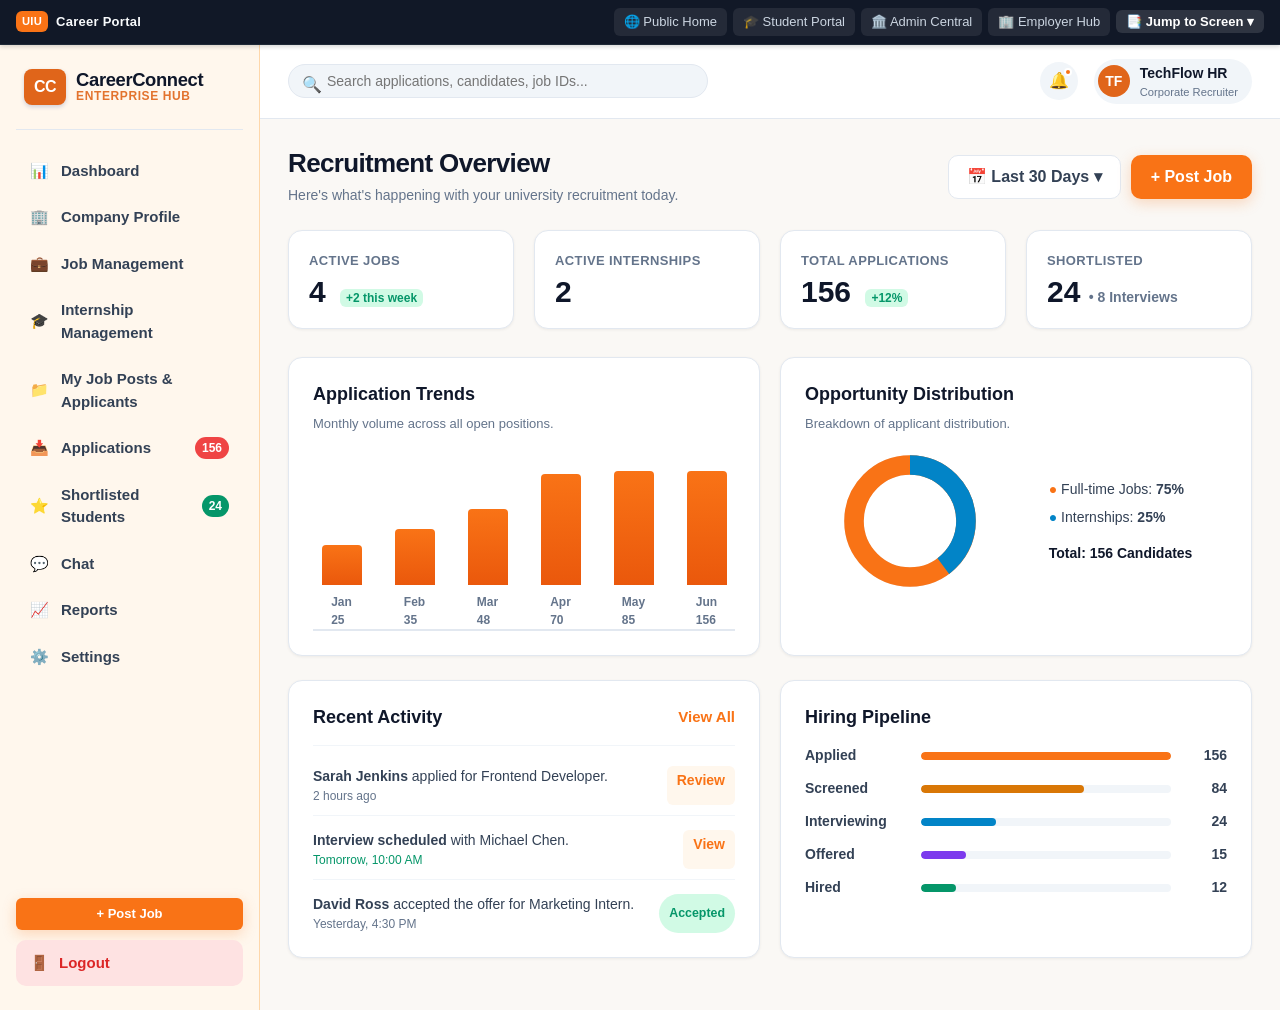
<file: UIU-Career-Portal-main/UIU-Career-Portal-main/employer.html>
<!doctype html>
<html lang="en">
  <head>
    <meta charset="UTF-8" />
    <meta name="viewport" content="width=device-width, initial-scale=1.0" />
    <title>Employer Hub - CareerConnect UIU</title>
    <meta name="description" content="Employer Hub for CareerConnect - Post jobs, recruit UIU students, manage talent pipeline." />
    <link rel="stylesheet" href="./style.css" />
    <style>
      .employer-view-pane {
        display: none;
      }
      #overview:target,
      body:not(:has(:target)) #overview {
        display: block;
      }
      #overview:target { display: block; }
      #company-profile:target { display: block; }
      #create-job:target { display: block; }
      #create-internship:target { display: block; }
      #applications:target { display: block; }
      #shortlisted:target { display: block; }
      #internships:target { display: block; }
      #chat:target { display: block; }
      #reports:target { display: block; }
      #settings:target { display: block; }
      #my-jobs:target { display: block; }
      #applicants-frontend:target { display: block; }
      #applicants-backend:target { display: block; }
      #profile-shiblee:target { display: block; }
      #profile-tasnia:target { display: block; }
      #cv-shiblee:target { display: block; }
      #cv-tasnia:target { display: block; }
      #profile-rakibul:target { display: block; }
      #cv-rakibul:target { display: block; }

      :target ~ #overview {
        display: none;
      }
    </style>
  </head>
  <body>
    <!-- Top Universal Navigation Switcher -->
    <header class="role-quick-bar">
      <div class="brand-badge">
        <span>UIU</span> Career Portal
      </div>
      <nav class="role-nav-links">
        <a href="./index.html" class="role-nav-btn">🌐 Public Home</a>
        <a href="./student.html" class="role-nav-btn">🎓 Student Portal</a>
        <a href="./admin.html" class="role-nav-btn">🏛️ Admin Central</a>
        <a href="./employer.html" class="role-nav-btn active">🏢 Employer Hub</a>
        <div class="role-nav-dropdown">
          <button class="role-dropdown-btn">📑 Jump to Screen ▾</button>
          <div class="role-dropdown-content">
            <a href="./employer.html#overview">Page 23: Employer Overview</a>
            <a href="./employer.html#settings">Page 24: Company Settings</a>
            <a href="./employer.html#create-job">Page 25: Post Job</a>
            <a href="./employer.html#create-internship">Page 26: Post Internship</a>
            <a href="./employer.html#company-profile">Page 27: Company Profile</a>
            <a href="./employer.html#chat">Page 28: Employer Chat</a>
            <a href="./employer.html#reports">Page 29: Company Reports</a>
            <a href="./employer.html#shortlisted">Page 30: Shortlisted</a>
            <a href="./employer.html#applications">Page 31: Applications</a>
            <a href="./employer.html#internships">Page 32: Internships</a>
            <a href="./employer.html#my-jobs">Page 33: My Job Posts</a>
            <a href="./employer.html#applicants-frontend">Page 34: Applicant Management</a>
            <a href="./student.html">Go to Student Portal →</a>
            <a href="./admin.html">Go to Admin Central →</a>
          </div>
        </div>
      </nav>
    </header>

    <div class="portal-layout">
      <!-- Employer Sidebar (Pages 23-32) -->
      <aside class="portal-sidebar sidebar-theme-cream">
        <div class="sidebar-brand">
          <div class="uiu-logo-badge" style="background: #E0651A;">CC</div>
          <div class="sidebar-brand-title" style="color: #0F172A;">
            CareerConnect
            <span style="color: #E0651A;">Enterprise Hub</span>
          </div>
        </div>

        <ul class="sidebar-menu-list">
          <li>
            <a href="#overview" class="sidebar-menu-link">
              <span>📊</span> Dashboard
            </a>
          </li>
          <li>
            <a href="#company-profile" class="sidebar-menu-link">
              <span>🏢</span> Company Profile
            </a>
          </li>
          <li>
            <a href="#create-job" class="sidebar-menu-link">
              <span>💼</span> Job Management
            </a>
          </li>
          <li>
            <a href="#internships" class="sidebar-menu-link">
              <span>🎓</span> Internship Management
            </a>
          </li>
          <li>
            <a href="#my-jobs" class="sidebar-menu-link">
              <span>📁</span> My Job Posts &amp; Applicants
            </a>
          </li>
          <li>
            <a href="#applications" class="sidebar-menu-link">
              <span>📥</span> Applications
              <span class="sidebar-badge-count">156</span>
            </a>
          </li>
          <li>
            <a href="#shortlisted" class="sidebar-menu-link">
              <span>⭐</span> Shortlisted Students
              <span class="sidebar-badge-count" style="background:#059669;">24</span>
            </a>
          </li>
          <li>
            <a href="#chat" class="sidebar-menu-link">
              <span>💬</span> Chat
            </a>
          </li>
          <li>
            <a href="#reports" class="sidebar-menu-link">
              <span>📈</span> Reports
            </a>
          </li>
          <li>
            <a href="#settings" class="sidebar-menu-link">
              <span>⚙️</span> Settings
            </a>
          </li>
        </ul>

        <div style="padding: 10px 0;">
          <a href="#create-job" class="btn-primary btn-sm" style="width: 100%; justify-content: center;">+ Post Job</a>
        </div>

        <a href="./index.html" class="sidebar-footer-btn">
          <span>🚪</span> Logout
        </a>
      </aside>

      <!-- Employer Main Area -->
      <main class="portal-main">
        <header class="portal-topbar">
          <div class="topbar-search-box">
            <span class="search-icon-svg">🔍</span>
            <input type="text" placeholder="Search applications, candidates, job IDs..." />
          </div>
          <div class="topbar-user-area">
            <a href="#chat" class="icon-btn-badge" title="Notifications">
              <span>🔔</span>
              <span class="notification-dot"></span>
            </a>
            <div class="user-profile-pill">
              <div class="user-avatar-circle" style="background: #E0651A;">TF</div>
              <div>
                <div>TechFlow HR</div>
                <div style="font-size: 0.7rem; color: var(--text-muted); font-weight: normal;">Corporate Recruiter</div>
              </div>
            </div>
          </div>
        </header>

        <div class="portal-content-body">

          <!-- SCREEN 1: EMPLOYER DASHBOARD OVERVIEW (Page 23) -->
          <section id="overview" class="employer-view-pane">
            <div class="page-title-row">
              <div>
                <h1 class="page-main-heading">Recruitment Overview</h1>
                <p class="page-subheading">Here's what's happening with your university recruitment today.</p>
              </div>
              <div style="display: flex; gap: 10px;">
                <button class="btn-outline">📅 Last 30 Days ▾</button>
                <a href="#create-job" class="btn-primary">+ Post Job</a>
              </div>
            </div>

            <!-- Stats (Page 23) -->
            <div class="metrics-grid-4">
              <div class="metric-stat-card"><div class="stat-content-box"><div class="stat-label-text">Active Jobs</div><div class="stat-huge-number">4 <span class="stat-growth-tag growth-positive">+2 this week</span></div></div></div>
              <div class="metric-stat-card"><div class="stat-content-box"><div class="stat-label-text">Active Internships</div><div class="stat-huge-number">2</div></div></div>
              <div class="metric-stat-card"><div class="stat-content-box"><div class="stat-label-text">Total Applications</div><div class="stat-huge-number">156 <span class="stat-growth-tag growth-positive">+12%</span></div></div></div>
              <div class="metric-stat-card"><div class="stat-content-box"><div class="stat-label-text">Shortlisted</div><div class="stat-huge-number">24 <span style="font-size:0.875rem; color:var(--text-muted);">• 8 Interviews</span></div></div></div>
            </div>

            <!-- Trends & Opportunity Donut (Page 23) -->
            <div class="form-grid-2">
              <div class="portal-card">
                <h3 class="card-title-h3" style="margin-bottom: 8px;">Application Trends</h3>
                <p style="font-size: 0.8125rem; color: var(--text-muted); margin-bottom: 16px;">Monthly volume across all open positions.</p>
                <div class="chart-bars-container">
                  <div class="bar-column-item"><div class="bar-fill-orange" style="height: 25%;"></div><span class="bar-column-label">Jan<br />25</span></div>
                  <div class="bar-column-item"><div class="bar-fill-orange" style="height: 35%;"></div><span class="bar-column-label">Feb<br />35</span></div>
                  <div class="bar-column-item"><div class="bar-fill-orange" style="height: 48%;"></div><span class="bar-column-label">Mar<br />48</span></div>
                  <div class="bar-column-item"><div class="bar-fill-orange" style="height: 70%;"></div><span class="bar-column-label">Apr<br />70</span></div>
                  <div class="bar-column-item"><div class="bar-fill-orange" style="height: 85%;"></div><span class="bar-column-label">May<br />85</span></div>
                  <div class="bar-column-item"><div class="bar-fill-orange" style="height: 100%;"></div><span class="bar-column-label">Jun<br /><strong>156</strong></span></div>
                </div>
              </div>

              <div class="portal-card">
                <h3 class="card-title-h3" style="margin-bottom: 8px;">Opportunity Distribution</h3>
                <p style="font-size: 0.8125rem; color: var(--text-muted); margin-bottom: 16px;">Breakdown of applicant distribution.</p>
                <div style="display: flex; align-items: center; justify-content: space-around;">
                  <svg class="donut-chart-svg" viewBox="0 0 100 100">
                    <circle cx="50" cy="50" r="40" class="donut-circle-bg"></circle>
                    <circle cx="50" cy="50" r="40" class="donut-circle-val1" style="stroke-dasharray: 300 400;"></circle>
                    <circle cx="50" cy="50" r="40" class="donut-circle-val2" style="stroke-dasharray: 100 400;"></circle>
                  </svg>
                  <div style="font-size: 0.875rem; line-height: 2;">
                    <div><span style="color:var(--primary);">●</span> Full-time Jobs: <strong>75%</strong></div>
                    <div><span style="color:#0284C7;">●</span> Internships: <strong>25%</strong></div>
                    <div style="margin-top: 8px; font-weight: 700; color: var(--text-main);">Total: 156 Candidates</div>
                  </div>
                </div>
              </div>
            </div>

            <!-- Funnel & Recent Activity (Page 23) -->
            <div class="form-grid-2">
              <div class="portal-card">
                <div class="portal-card-header">
                  <h3 class="card-title-h3">Recent Activity</h3>
                  <a href="#applications" class="section-link-all">View All</a>
                </div>
                <div style="display: flex; flex-direction: column; gap: 14px;">
                  <div style="display: flex; justify-content: space-between; font-size: 0.875rem; border-bottom: 1px solid var(--border-light); padding-bottom: 10px;">
                    <div>
                      <strong>Sarah Jenkins</strong> applied for Frontend Developer.
                      <div style="font-size: 0.75rem; color: var(--text-muted);">2 hours ago</div>
                    </div>
                    <a href="#chat" class="btn-action-view">Review</a>
                  </div>
                  <div style="display: flex; justify-content: space-between; font-size: 0.875rem; border-bottom: 1px solid var(--border-light); padding-bottom: 10px;">
                    <div>
                      <strong>Interview scheduled</strong> with Michael Chen.
                      <div style="font-size: 0.75rem; color: #059669;">Tomorrow, 10:00 AM</div>
                    </div>
                    <a href="#shortlisted" class="btn-action-view">View</a>
                  </div>
                  <div style="display: flex; justify-content: space-between; font-size: 0.875rem;">
                    <div>
                      <strong>David Ross</strong> accepted the offer for Marketing Intern.
                      <div style="font-size: 0.75rem; color: var(--text-muted);">Yesterday, 4:30 PM</div>
                    </div>
                    <span class="status-pill status-verified">Accepted</span>
                  </div>
                </div>
              </div>

              <!-- Hiring Pipeline Funnel (Page 23) -->
              <div class="portal-card">
                <h3 class="card-title-h3" style="margin-bottom: 16px;">Hiring Pipeline</h3>
                <div class="pipeline-steps-list">
                  <div class="pipeline-step-item">
                    <div class="pipeline-step-name">Applied</div>
                    <div class="pipeline-step-bar-wrap"><div class="pipeline-step-bar-inner" style="width: 100%;"></div></div>
                    <div class="pipeline-step-count">156</div>
                  </div>
                  <div class="pipeline-step-item">
                    <div class="pipeline-step-name">Screened</div>
                    <div class="pipeline-step-bar-wrap"><div class="pipeline-step-bar-inner" style="width: 65%; background:#D97706;"></div></div>
                    <div class="pipeline-step-count">84</div>
                  </div>
                  <div class="pipeline-step-item">
                    <div class="pipeline-step-name">Interviewing</div>
                    <div class="pipeline-step-bar-wrap"><div class="pipeline-step-bar-inner" style="width: 30%; background:#0284C7;"></div></div>
                    <div class="pipeline-step-count">24</div>
                  </div>
                  <div class="pipeline-step-item">
                    <div class="pipeline-step-name">Offered</div>
                    <div class="pipeline-step-bar-wrap"><div class="pipeline-step-bar-inner" style="width: 18%; background:#7C3AED;"></div></div>
                    <div class="pipeline-step-count">15</div>
                  </div>
                  <div class="pipeline-step-item">
                    <div class="pipeline-step-name">Hired</div>
                    <div class="pipeline-step-bar-wrap"><div class="pipeline-step-bar-inner" style="width: 14%; background:#059669;"></div></div>
                    <div class="pipeline-step-count">12</div>
                  </div>
                </div>
              </div>
            </div>
          </section>

          <!-- SCREEN 2: POST NEW JOB (Page 25) -->
          <section id="create-job" class="employer-view-pane">
            <div class="page-title-row">
              <div>
                <h1 class="page-main-heading">Create New Job Posting</h1>
                <p class="page-subheading">Publish a full-time or contract role to UIU graduates.</p>
              </div>
              <div style="display: flex; gap: 10px;">
                <button class="btn-outline">Save Draft</button>
                <a href="#post-success-modal" class="btn-primary">🚀 Publish Job</a>
              </div>
            </div>

            <div class="form-grid-2">
              <div class="portal-card">
                <h3 class="card-title-h3" style="margin-bottom: 16px;">📝 Basic Information</h3>
                <div class="form-group">
                  <label class="form-label">Job Title *</label>
                  <input type="text" class="form-control" placeholder="e.g. Senior Software Engineer" value="Frontend Developer" />
                </div>
                <div class="form-grid-2">
                  <div class="form-group">
                    <label class="form-label">Department</label>
                    <select class="form-control">
                      <option>CSE (Computer Science)</option>
                      <option>EEE (Electrical)</option>
                      <option>BBA (Business)</option>
                    </select>
                  </div>
                  <div class="form-group">
                    <label class="form-label">Vacancy Count</label>
                    <input type="number" class="form-control" value="2" />
                  </div>
                </div>
                <div class="form-group">
                  <label class="form-label">Job Requirements (Markdown Supported) *</label>
                  <textarea class="form-control" style="height: 140px;">- 3+ years experience with modern React and TypeScript.
- Strong knowledge of responsive CSS layouts and state management.
- Experience with REST and GraphQL APIs.</textarea>
                </div>
              </div>

              <div class="portal-card">
                <h3 class="card-title-h3" style="margin-bottom: 16px;">📍 Location & Setup</h3>
                <div class="form-group">
                  <label class="form-label">Workplace Type</label>
                  <div style="display: flex; gap: 8px;">
                    <label class="btn-outline" style="flex:1; text-align:center;"><input type="radio" name="worktype" /> On-site</label>
                    <label class="btn-primary" style="flex:1; text-align:center;"><input type="radio" name="worktype" checked /> Hybrid</label>
                    <label class="btn-outline" style="flex:1; text-align:center;"><input type="radio" name="worktype" /> Remote</label>
                  </div>
                </div>
                <div class="form-group">
                  <label class="form-label">Salary Range (Optional)</label>
                  <div style="display: flex; gap: 8px;">
                    <input type="text" class="form-control" placeholder="Min: $500" value="$600" />
                    <input type="text" class="form-control" placeholder="Max: $900" value="$850" />
                  </div>
                </div>
                <div class="form-group">
                  <label class="form-label">Application Deadline</label>
                  <input type="date" class="form-control" value="2026-10-30" />
                </div>
                <div class="form-group">
                  <label class="form-label">Required Skills</label>
                  <div class="skills-tags-container">
                    <span class="skill-tag-badge skill-tag-active">React.js ✕</span>
                    <span class="skill-tag-badge skill-tag-active">TypeScript ✕</span>
                    <span class="skill-tag-badge">+ Add Skill</span>
                  </div>
                </div>
              </div>
            </div>
          </section>

          <!-- SCREEN 3: POST NEW INTERNSHIP (Page 26) -->
          <section id="create-internship" class="employer-view-pane">
            <div class="page-title-row">
              <div>
                <h1 class="page-main-heading">Create Internship Program</h1>
                <p class="page-subheading">Draft a new internship opportunity for university students.</p>
              </div>
              <div style="display: flex; gap: 10px;">
                <button class="btn-outline">Save Draft</button>
                <a href="#post-success-modal" class="btn-primary">🚀 Publish Internship</a>
              </div>
            </div>

            <div class="form-grid-2">
              <div class="portal-card">
                <h3 class="card-title-h3" style="margin-bottom: 16px;">🎓 Basic Details</h3>
                <div class="form-group">
                  <label class="form-label">Internship Title *</label>
                  <input type="text" class="form-control" value="Summer Software Engineering Intern" />
                </div>
                <div class="form-grid-2">
                  <div class="form-group">
                    <label class="form-label">Duration *</label>
                    <select class="form-control">
                      <option>3 Months (Summer)</option>
                      <option>6 Months (Fall/Winter)</option>
                      <option>4 Months (Spring)</option>
                    </select>
                  </div>
                  <div class="form-group">
                    <label class="form-label">Monthly Stipend *</label>
                    <input type="text" class="form-control" value="$300 / month" />
                  </div>
                </div>
                <div class="form-group">
                  <label class="form-label">Key Responsibilities *</label>
                  <textarea class="form-control" style="height: 120px;">Assist in developing frontend UI modules, participate in daily standups, and write test coverage.</textarea>
                </div>
              </div>

              <div class="portal-card">
                <h3 class="card-title-h3" style="margin-bottom: 16px;">🎯 Eligibility & Timeline</h3>
                <div class="form-group">
                  <label class="form-label">Target Semesters *</label>
                  <div style="display: grid; grid-template-columns: 1fr 1fr; gap: 8px;">
                    <label class="checkbox-item-label"><input type="checkbox" class="custom-checkbox" /> Semester 5</label>
                    <label class="checkbox-item-label"><input type="checkbox" class="custom-checkbox" /> Semester 6</label>
                    <label class="checkbox-item-label"><input type="checkbox" class="custom-checkbox" checked /> Semester 7</label>
                    <label class="checkbox-item-label"><input type="checkbox" class="custom-checkbox" checked /> Semester 8</label>
                  </div>
                </div>
                <div class="form-group">
                  <label class="form-label">Minimum CGPA (Optional)</label>
                  <input type="text" class="form-control" value="3.00 / 4.00" />
                </div>
                <div class="form-group">
                  <label class="form-label">Application Deadline</label>
                  <input type="date" class="form-control" value="2026-09-15" />
                </div>
              </div>
            </div>
          </section>

          <!-- SCREEN 4: COMPANY PROFILE (Page 27) -->
          <section id="company-profile" class="employer-view-pane">
            <div class="page-title-row">
              <div>
                <h1 class="page-main-heading">Company Profile</h1>
                <p class="page-subheading">Manage your organization's public details and recruitment brand.</p>
              </div>
              <button class="btn-primary">💾 Save Changes</button>
            </div>

            <div class="portal-card">
              <div style="display: grid; grid-template-columns: 1fr 1fr; gap: 24px;">
                <div>
                  <div style="display: flex; gap: 16px; align-items: center; margin-bottom: 16px;">
                    <div class="user-avatar-circle" style="width: 64px; height: 64px; font-size: 1.8rem; background: #0284C7;">TF</div>
                    <div>
                      <h2 style="font-size: 1.5rem; font-weight: 800;">TechFlow Solutions</h2>
                      <p style="color: var(--text-muted); font-size: 0.875rem;">🌐 www.techflow.io • 👥 250 - 500 Employees • Founded 2014</p>
                    </div>
                  </div>
                  <p style="line-height: 1.7; color: var(--text-body); margin-bottom: 16px;">
                    TechFlow Solutions is a premier software development firm specializing in cloud-native applications and enterprise architecture. Founded with the mission to accelerate digital transformation, we partner with industry leaders to build scalable, resilient, and forward-thinking digital products.
                  </p>
                  <div class="skills-tags-container">
                    <span class="skill-tag-badge">Cloud Native</span>
                    <span class="skill-tag-badge">FinTech</span>
                    <span class="skill-tag-badge">Enterprise Architecture</span>
                    <span class="skill-tag-badge">AI Integration</span>
                  </div>
                </div>

                <div style="background: #FAF8F5; padding: 20px; border-radius: var(--radius-md);">
                  <h3 style="font-size: 1rem; font-weight: 800; margin-bottom: 12px;">Primary Contact & Location</h3>
                  <div style="font-size: 0.875rem; line-height: 1.8; margin-bottom: 16px;">
                    <div><strong>Sarah Jenkins</strong> — Director of University Recruiting</div>
                    <div>📧 s.jenkins@techflow.io • 📞 +1 (415) 555-0198</div>
                    <div style="margin-top: 8px;">🏢 <strong>TechFlow Tower</strong>, Innovation Drive, San Francisco, CA</div>
                  </div>
                  <div style="background: #FFF; padding: 12px; border-radius: var(--radius-sm); border: 1px solid var(--border-color);">
                    <div style="display: flex; justify-content: space-between; font-weight: 700; font-size: 0.8125rem;">
                      <span>Profile Strength: Excellent</span>
                      <span style="color: #059669;">85%</span>
                    </div>
                    <div class="hbar-track" style="margin-top: 6px;"><div class="hbar-fill" style="width: 85%; background:#059669;"></div></div>
                  </div>
                </div>
              </div>
            </div>
          </section>

          <!-- SCREEN 5: APPLICATIONS (Page 31) -->
          <section id="applications" class="employer-view-pane">
            <div class="page-title-row">
              <div>
                <h1 class="page-main-heading">Candidate Applications</h1>
                <p class="page-subheading">Manage and review student applications for jobs and internships.</p>
              </div>
              <button class="btn-outline">📥 Export List</button>
            </div>

            <div class="portal-card">
              <div class="data-table-wrapper">
                <table class="portal-table">
                  <thead>
                    <tr>
                      <th>Student</th>
                      <th>University ID</th>
                      <th>CGPA & Skills</th>
                      <th>Position Applied</th>
                      <th>Applied Date</th>
                      <th>Status</th>
                      <th>Actions</th>
                    </tr>
                  </thead>
                  <tbody>
                    <tr>
                      <td><strong>Alex Mercer</strong><br />Computer Science</td>
                      <td>S1029384</td>
                      <td><strong>3.8 / 4.0</strong><br /><span class="skill-tag-badge">React</span> <span class="skill-tag-badge">Node.js</span></td>
                      <td>Frontend Dev Intern</td>
                      <td>Oct 24, 2023</td>
                      <td><span class="status-pill status-pending">Pending</span></td>
                      <td><a href="#chat" class="btn-action-view">Interview</a></td>
                    </tr>
                    <tr>
                      <td><strong>Samantha Jones</strong><br />Business Admin</td>
                      <td>S9982311</td>
                      <td><strong>3.9 / 4.0</strong><br /><span class="skill-tag-badge">Excel</span> <span class="skill-tag-badge">Data Analysis</span></td>
                      <td>Data Analyst (Full-time)</td>
                      <td>Oct 22, 2023</td>
                      <td><span class="status-pill status-shortlisted">Shortlisted</span></td>
                      <td><a href="#chat" class="btn-action-view">Interview</a></td>
                    </tr>
                  </tbody>
                </table>
              </div>
            </div>
          </section>

          <!-- SCREEN 6: SHORTLISTED STUDENTS (Page 30) -->
          <section id="shortlisted" class="employer-view-pane">
            <div class="page-title-row">
              <div>
                <h1 class="page-main-heading">Shortlisted Students</h1>
                <p class="page-subheading">Manage and track candidates selected for interviews.</p>
              </div>
              <button class="btn-primary">📥 Export Shortlist</button>
            </div>

            <div class="metrics-grid-3" style="display: grid; grid-template-columns: repeat(3, 1fr); gap: 20px; margin-bottom: 24px;">
              <div class="metric-stat-card"><div class="stat-content-box"><div class="stat-label-text">Total Shortlisted</div><div class="stat-huge-number">124</div></div></div>
              <div class="metric-stat-card"><div class="stat-content-box"><div class="stat-label-text">Interviews Scheduled</div><div class="stat-huge-number">48 <span style="font-size:0.875rem;">this week</span></div></div></div>
              <div class="metric-stat-card"><div class="stat-content-box"><div class="stat-label-text">Pending Offers</div><div class="stat-huge-number">12</div></div></div>
            </div>

            <div class="portal-card">
              <div class="data-table-wrapper">
                <table class="portal-table">
                  <thead>
                    <tr>
                      <th>Student</th>
                      <th>Position</th>
                      <th>Interview Date</th>
                      <th>Status</th>
                      <th>Actions</th>
                    </tr>
                  </thead>
                  <tbody>
                    <tr>
                      <td><strong>Marcus Johnson</strong><br />Computer Science, Yr 3</td>
                      <td>Frontend Developer Intern</td>
                      <td>Oct 24, 2023 • 10:00 AM</td>
                      <td><span class="status-pill status-applied">Scheduled</span></td>
                      <td><a href="#chat" class="btn-action-view">Chat</a></td>
                    </tr>
                    <tr>
                      <td><strong>Sarah Chen</strong><br />Data Science, Yr 4</td>
                      <td>Data Analyst</td>
                      <td>Oct 22, 2023 • 2:30 PM</td>
                      <td><span class="status-pill status-verified">Completed</span></td>
                      <td><a href="#chat" class="btn-action-view">Offer Letter</a></td>
                    </tr>
                  </tbody>
                </table>
              </div>
            </div>

            <!-- Shortlisted Candidates — Card View (per-job, from Applicant Management) -->
            <div style="margin-top: 28px;">
              <div class="page-title-row" style="margin-bottom: 14px;">
                <div>
                  <h3 class="card-title-h3">Shortlisted Candidates</h3>
                  <p class="text-small">8 candidates shortlisted across your active job posts.</p>
                </div>
              </div>

              <div class="am-shortlist-grid">
                <div class="am-applicant-card">
                  <div class="am-applicant-card-head">
                    <div class="am-applicant-identity">
                      <div class="am-applicant-avatar">SA</div>
                      <div>
                        <div class="am-applicant-name">Shiblee Amin</div>
                        <div class="am-applicant-meta">CSE • Graduation 2028</div>
                      </div>
                    </div>
                    <span class="am-badge-shortlisted">Shortlisted ✓</span>
                  </div>
                  <div class="am-applicant-detail-row">
                    <span><strong>Applied for:</strong> Frontend Developer Intern</span>
                    <span><strong>Skills:</strong> Java, Python, C, SQL</span>
                    <span><strong>Applied:</strong> September 8, 2026</span>
                  </div>
                  <div class="am-applicant-summary">
                    <strong>Candidate Summary</strong>
                    CSE student with strong programming fundamentals and experience in Java, Python and SQL.
                  </div>
                  <div class="am-applicant-footer">
                    <a href="#profile-shiblee" class="btn-outline btn-sm">View Profile</a>
                    <a href="#cv-shiblee" class="btn-outline btn-sm">View CV</a>
                    <a href="#shortlisted" class="btn-outline btn-sm" style="color: var(--color-danger);">Remove from Shortlist</a>
                  </div>
                </div>

                <div class="am-applicant-card">
                  <div class="am-applicant-card-head">
                    <div class="am-applicant-identity">
                      <div class="am-applicant-avatar">NF</div>
                      <div>
                        <div class="am-applicant-name">Nusrat Fariha</div>
                        <div class="am-applicant-meta">CSE • Graduation 2027</div>
                      </div>
                    </div>
                    <span class="am-badge-shortlisted">Shortlisted ✓</span>
                  </div>
                  <div class="am-applicant-detail-row">
                    <span><strong>Applied for:</strong> Backend Developer Intern</span>
                    <span><strong>Skills:</strong> Node.js, Express, MongoDB</span>
                    <span><strong>Applied:</strong> September 6, 2026</span>
                  </div>
                  <div class="am-applicant-summary">
                    <strong>Candidate Summary</strong>
                    CSE student with practical backend experience building REST APIs and authentication services.
                  </div>
                  <div class="am-applicant-footer">
                    <a href="#applicants-backend" class="btn-outline btn-sm">View Profile</a>
                    <a href="#applicants-backend" class="btn-outline btn-sm">View CV</a>
                    <a href="#shortlisted" class="btn-outline btn-sm" style="color: var(--color-danger);">Remove from Shortlist</a>
                  </div>
                </div>
              </div>
            </div>
          </section>

          <!-- SCREEN 7: INTERNSHIP MANAGEMENT (Page 32) -->
          <section id="internships" class="employer-view-pane">
            <div class="page-title-row">
              <div>
                <h1 class="page-main-heading">Internship Management</h1>
                <p class="page-subheading">Manage and track all active internship postings and applicant status.</p>
              </div>
              <a href="#create-internship" class="btn-primary">+ Post Internship</a>
            </div>

            <div class="portal-card">
              <div class="data-table-wrapper">
                <table class="portal-table">
                  <thead>
                    <tr>
                      <th>Internship Title</th>
                      <th>Duration</th>
                      <th>Applied</th>
                      <th>Status</th>
                      <th>Actions</th>
                    </tr>
                  </thead>
                  <tbody>
                    <tr>
                      <td><strong>Software Engineering Intern - Frontend</strong><br />Tech Dept • Hybrid</td>
                      <td>3 Months (Summer)</td>
                      <td><strong>124</strong> (+12 new)</td>
                      <td><span class="status-pill status-verified">Active</span></td>
                      <td><a href="#applications" class="btn-action-view">Review</a></td>
                    </tr>
                    <tr>
                      <td><strong>Data Science Analyst Intern</strong><br />Analytics • Remote</td>
                      <td>6 Months (Fall/Winter)</td>
                      <td><strong>89</strong></td>
                      <td><span class="status-pill status-verified">Active</span></td>
                      <td><a href="#applications" class="btn-action-view">Review</a></td>
                    </tr>
                    <tr>
                      <td><strong>UX/UI Design Co-op</strong><br />Design • On-site</td>
                      <td>4 Months (Spring)</td>
                      <td><strong>215</strong> (+45 new)</td>
                      <td><span class="status-pill status-review">Reviewing</span></td>
                      <td><a href="#applications" class="btn-action-view">Review</a></td>
                    </tr>
                  </tbody>
                </table>
              </div>
            </div>
          </section>

          <!-- SCREEN 8: CHAT (Page 28) -->
          <section id="chat" class="employer-view-pane">
            <div class="page-title-row">
              <div>
                <h1 class="page-main-heading">Recruiter Messages</h1>
                <p class="page-subheading">Direct communication with student applicants.</p>
              </div>
            </div>

            <div class="chat-app-container">
              <div class="chat-contacts-panel">
                <div class="chat-contacts-header">Candidate Messages</div>
                <div class="chat-threads-list">
                  <div class="chat-thread-item active">
                    <div class="chat-avatar-sq" style="background: #D1FAE5; color: #059669;">SJ</div>
                    <div class="chat-preview-text">
                      <div class="chat-preview-title">
                        <span>Sarah Jenkins</span>
                        <span style="font-size: 0.75rem; color: var(--text-light);">10:42 AM</span>
                      </div>
                      <div class="chat-preview-snippet">I've attached my updated portfolio...</div>
                    </div>
                  </div>
                  <div class="chat-thread-item">
                    <div class="chat-avatar-sq">MC</div>
                    <div class="chat-preview-text">
                      <div class="chat-preview-title">
                        <span>Marcus Chen</span>
                        <span style="font-size: 0.75rem; color: var(--text-light);">Yesterday</span>
                      </div>
                      <div class="chat-preview-snippet">Are there any updates on the final...</div>
                    </div>
                  </div>
                </div>
              </div>

              <div class="chat-active-window">
                <div class="chat-active-header">
                  <div>
                    <h3 style="font-size: 1rem; font-weight: 800;">Sarah Jenkins</h3>
                    <p style="font-size: 0.75rem; color: var(--text-muted);">Software Engineering Intern Applicant • 4th Year CSE</p>
                  </div>
                  <button class="btn-outline btn-sm">📅 Set Call Time</button>
                </div>

                <div class="chat-messages-scroll">
                  <div class="chat-bubble chat-bubble-received">
                    Hi there! Thanks for getting back to me so quickly regarding the SWE internship role.
                    <div class="chat-timestamp">10:30 AM</div>
                  </div>
                  <div class="chat-bubble chat-bubble-sent">
                    You're welcome, Sarah. We were really impressed by your initial technical screen. Could you send over a link to your latest GitHub projects or attach a portfolio?
                    <div class="chat-timestamp">10:35 AM</div>
                  </div>
                  <div class="chat-bubble chat-bubble-received">
                    📄 <strong>S_Jenkins_Portfolio_2024.pdf</strong> (2.4 MB)<br />
                    I've attached my updated portfolio as requested. It includes the React Native project we discussed.
                    <div class="chat-timestamp">10:42 AM</div>
                  </div>
                </div>

                <form class="chat-input-bar" action="#chat">
                  <input type="text" placeholder="Type a message..." required />
                  <button type="submit" class="btn-primary btn-sm">Send</button>
                </form>
              </div>
            </div>
          </section>

          <!-- SCREEN 9: REPORTS (Page 29) -->
          <section id="reports" class="employer-view-pane">
            <div class="page-title-row">
              <div>
                <h1 class="page-main-heading">Company Reports</h1>
                <p class="page-subheading">Comprehensive overview of your hiring pipeline and engagement metrics.</p>
              </div>
              <div style="display: flex; gap: 8px;">
                <button class="btn-outline btn-sm">🖨️ Print Report</button>
                <button class="btn-outline btn-sm">Export Excel</button>
                <button class="btn-primary btn-sm">Generate PDF</button>
              </div>
            </div>

            <div class="metrics-grid-4">
              <div class="metric-stat-card"><div class="stat-content-box"><div class="stat-label-text">Jobs Posted</div><div class="stat-huge-number">42</div></div></div>
              <div class="metric-stat-card"><div class="stat-content-box"><div class="stat-label-text">Internship Posts</div><div class="stat-huge-number">18</div></div></div>
              <div class="metric-stat-card"><div class="stat-content-box"><div class="stat-label-text">Total Applications</div><div class="stat-huge-number">1,204</div></div></div>
              <div class="metric-stat-card"><div class="stat-content-box"><div class="stat-label-text">Total Hires (YTD)</div><div class="stat-huge-number">86</div></div></div>
            </div>

            <div class="portal-card">
              <h3 class="card-title-h3" style="margin-bottom: 16px;">Top Performing Roles</h3>
              <div style="font-size: 0.875rem; line-height: 2;">
                <div style="display:flex; justify-content:space-between;"><span>Software Engineer (342 Applications)</span><strong>12 Hires</strong></div>
                <div style="display:flex; justify-content:space-between;"><span>Data Analyst Intern (285 Applications)</span><strong>5 Hires</strong></div>
                <div style="display:flex; justify-content:space-between;"><span>Product Manager (156 Applications)</span><strong>3 Hires</strong></div>
              </div>
            </div>
          </section>

          <!-- SCREEN 10: SETTINGS (Page 24) -->
          <section id="settings" class="employer-view-pane">
            <div class="page-title-row">
              <div>
                <h1 class="page-main-heading">Company Settings</h1>
                <p class="page-subheading">Manage your organization's profile, preferences, and security.</p>
              </div>
            </div>

            <div class="form-grid-2">
              <div class="portal-card">
                <h3 class="card-title-h3" style="margin-bottom: 16px;">Company Details</h3>
                <div class="form-group">
                  <label class="form-label">Company Name</label>
                  <input type="text" class="form-control" value="Acme Corp Enterprise" />
                </div>
                <div class="form-group">
                  <label class="form-label">Industry</label>
                  <input type="text" class="form-control" value="Technology / Software" />
                </div>
                <div class="form-group">
                  <label class="form-label">Company Size</label>
                  <select class="form-control">
                    <option>500 - 1,000 employees</option>
                    <option>100 - 500 employees</option>
                  </select>
                </div>
                <button class="btn-primary">Save Changes</button>
              </div>

              <div class="portal-card">
                <h3 class="card-title-h3" style="margin-bottom: 16px;">Security & 2FA</h3>
                <div style="display: flex; justify-content: space-between; align-items: center; margin-bottom: 20px;">
                  <div>
                    <strong>Two-Factor Authentication (2FA)</strong>
                    <div style="font-size: 0.75rem; color: var(--text-muted);">Extra security layer on login.</div>
                  </div>
                  <button class="btn-outline btn-sm" style="color: #059669;">Enable 2FA</button>
                </div>
                <div class="form-group">
                  <label class="form-label">Current Password</label>
                  <input type="password" class="form-control" value="••••••••••" />
                </div>
                <div class="form-group">
                  <label class="form-label">New Password</label>
                  <input type="password" class="form-control" placeholder="Enter new password" />
                </div>
                <button class="btn-primary">Update Password</button>
              </div>
            </div>
          </section>

          <!-- ==================================================================
               SCREEN 11: MY JOB POSTS (Page 33)
               Entry point into the Applicant Management & Shortlisting workflow.
               Company Login → Company Dashboard → My Jobs → Select Job →
               View Applicants → Review Candidates → View Profile → View CV →
               Shortlist → Under Review → Interview → Selected/Rejected
               ================================================================== -->
          <section id="my-jobs" class="employer-view-pane">
            <div class="page-title-row">
              <div>
                <h1 class="page-main-heading">My Job Posts</h1>
                <p class="page-subheading">Select a job post to review, shortlist, and manage its applicants.</p>
              </div>
              <a href="#create-job" class="btn-primary">+ Post New Job</a>
            </div>

            <div class="am-jobpost-grid">
              <!-- Job Post 1 -->
              <div class="portal-card">
                <div class="am-jobpost-card-top">
                  <div>
                    <h3 class="card-title-h3">Frontend Developer Intern</h3>
                    <div class="am-jobpost-company">ABC Technologies • Posted Aug 12, 2026</div>
                  </div>
                  <span class="status-pill status-active">Active</span>
                </div>
                <div class="am-jobpost-stats-row">
                  <div><div class="am-jobpost-stat-num">24</div><div class="am-jobpost-stat-label">Applicants</div></div>
                  <div><div class="am-jobpost-stat-num">8</div><div class="am-jobpost-stat-label">Shortlisted</div></div>
                  <div><div class="am-jobpost-stat-num">3</div><div class="am-jobpost-stat-label">Interviews</div></div>
                </div>
                <a href="#applicants-frontend" class="btn-primary" style="width: 100%; justify-content: center;">View Applicants</a>
              </div>

              <!-- Job Post 2 -->
              <div class="portal-card">
                <div class="am-jobpost-card-top">
                  <div>
                    <h3 class="card-title-h3">Backend Developer Intern</h3>
                    <div class="am-jobpost-company">ABC Technologies • Posted Aug 20, 2026</div>
                  </div>
                  <span class="status-pill status-active">Active</span>
                </div>
                <div class="am-jobpost-stats-row">
                  <div><div class="am-jobpost-stat-num">17</div><div class="am-jobpost-stat-label">Applicants</div></div>
                  <div><div class="am-jobpost-stat-num">5</div><div class="am-jobpost-stat-label">Shortlisted</div></div>
                  <div><div class="am-jobpost-stat-num">1</div><div class="am-jobpost-stat-label">Interviews</div></div>
                </div>
                <a href="#applicants-backend" class="btn-primary" style="width: 100%; justify-content: center;">View Applicants</a>
              </div>
            </div>
          </section>

          <!-- ==================================================================
               SCREEN 12: APPLICANT MANAGEMENT — Frontend Developer Intern (Page 34)
               Company → Job → Application → Student
               ================================================================== -->
          <section id="applicants-frontend" class="employer-view-pane">
            <div class="breadcrumbs-trail" style="margin-bottom: 12px;">
              <a href="#my-jobs">← Back to My Job Posts</a>
            </div>

            <div class="page-title-row">
              <div>
                <h1 class="page-main-heading">Frontend Developer Intern</h1>
                <p class="page-subheading">ABC Technologies • <strong>24 Applicants</strong></p>
              </div>
              <a href="#shortlisted" class="btn-outline">⭐ View Shortlisted Candidates</a>
            </div>

            <!-- Recruitment Pipeline Tracker -->
            <div class="portal-card">
              <h3 class="card-title-h3" style="margin-bottom: 4px;">Recruitment Pipeline</h3>
              <p class="text-small" style="margin-bottom: 4px;">Overview of where candidates currently stand for this job post.</p>
              <div class="am-pipeline-track">
                <div class="am-pipeline-node completed">
                  <div class="am-pipeline-dot">24</div>
                  <div class="am-pipeline-label">Applied</div>
                </div>
                <div class="am-pipeline-node completed">
                  <div class="am-pipeline-dot">14</div>
                  <div class="am-pipeline-label">Under Review</div>
                </div>
                <div class="am-pipeline-node active">
                  <div class="am-pipeline-dot">8</div>
                  <div class="am-pipeline-label">Shortlisted</div>
                </div>
                <div class="am-pipeline-node">
                  <div class="am-pipeline-dot">3</div>
                  <div class="am-pipeline-label">Interview</div>
                </div>
                <div class="am-pipeline-node">
                  <div class="am-pipeline-dot">2</div>
                  <div class="am-pipeline-label">Selected</div>
                </div>
              </div>
            </div>

            <!-- Search / Filter / Sort Toolbar (visual only — to be wired to backend later) -->
            <div class="portal-card">
              <div class="am-filter-toolbar">
                <div class="topbar-search-box" style="max-width: 320px;">
                  <span class="search-icon-svg">🔍</span>
                  <input type="text" placeholder="Search applicants by name or skill..." />
                </div>
                <div class="am-filter-chip-group">
                  <a href="#applicants-frontend" class="am-filter-chip active">All Applicants</a>
                  <a href="#applicants-frontend" class="am-filter-chip">Under Review</a>
                  <a href="#applicants-frontend" class="am-filter-chip">Shortlisted</a>
                  <a href="#applicants-frontend" class="am-filter-chip">Interview</a>
                  <a href="#applicants-frontend" class="am-filter-chip">Selected</a>
                  <a href="#applicants-frontend" class="am-filter-chip">Rejected</a>
                </div>
                <div class="am-sort-group">
                  Sort by:
                  <select class="form-control" style="width: auto; padding: 6px 10px;">
                    <option>Newest Applications</option>
                    <option>Oldest Applications</option>
                    <option>Name</option>
                    <option>Graduation Year</option>
                    <option>Most Relevant</option>
                  </select>
                </div>
              </div>
            </div>

            <!-- Applicant Cards -->
            <div class="am-applicant-list">

              <!-- Applicant 01 -->
              <div class="am-applicant-card">
                <div class="am-applicant-card-head">
                  <div class="am-applicant-identity">
                    <div class="am-applicant-avatar">SA</div>
                    <div>
                      <div class="am-applicant-name">Shiblee Amin</div>
                      <div class="am-applicant-meta">CSE • Graduation 2028</div>
                    </div>
                  </div>
                  <span class="status-pill status-shortlisted">Shortlisted</span>
                </div>

                <div class="am-applicant-detail-row">
                  <span><strong>Skills:</strong> Java, Python, C, SQL</span>
                  <span><strong>Projects:</strong> ERP System, Traffic Control System</span>
                  <span><strong>Experience:</strong> 1 relevant project/internship</span>
                  <span><strong>Applied:</strong> September 8, 2026</span>
                </div>

                <div class="am-applicant-summary">
                  <strong>Candidate Summary</strong>
                  CSE student with strong programming fundamentals and experience in Java, Python and SQL. Has completed multiple software development projects.
                </div>

                <div class="am-applicant-footer">
                  <a href="#profile-shiblee" class="btn-outline btn-sm">View Profile</a>
                  <a href="#cv-shiblee" class="btn-outline btn-sm">View CV</a>
                  <a href="#applicants-frontend" class="btn-primary btn-sm">Change Status</a>
                </div>
              </div>

              <!-- Applicant 02 -->
              <div class="am-applicant-card">
                <div class="am-applicant-card-head">
                  <div class="am-applicant-identity">
                    <div class="am-applicant-avatar">TR</div>
                    <div>
                      <div class="am-applicant-name">Tasnia Rahman</div>
                      <div class="am-applicant-meta">CSE • Graduation 2027</div>
                    </div>
                  </div>
                  <span class="status-pill status-review">Under Review</span>
                </div>

                <div class="am-applicant-detail-row">
                  <span><strong>Skills:</strong> React, JavaScript, HTML, CSS</span>
                  <span><strong>Projects:</strong> Student Portal UI, E-commerce Storefront</span>
                  <span><strong>Experience:</strong> 6-month frontend internship</span>
                  <span><strong>Applied:</strong> September 5, 2026</span>
                </div>

                <div class="am-applicant-summary">
                  <strong>Candidate Summary</strong>
                  CSE student focused on frontend engineering with hands-on React experience and a completed internship building responsive web interfaces.
                </div>

                <div class="am-applicant-footer">
                  <a href="#profile-tasnia" class="btn-outline btn-sm">View Profile</a>
                  <a href="#cv-tasnia" class="btn-outline btn-sm">View CV</a>
                  <a href="#applicants-frontend" class="btn-primary btn-sm">Shortlist</a>
                </div>
              </div>

              <!-- Applicant 03 -->
              <div class="am-applicant-card">
                <div class="am-applicant-card-head">
                  <div class="am-applicant-identity">
                    <div class="am-applicant-avatar">RH</div>
                    <div>
                      <div class="am-applicant-name">Rakibul Hasan</div>
                      <div class="am-applicant-meta">CSE • Graduation 2027</div>
                    </div>
                  </div>
                  <span class="status-pill status-interview">Interview</span>
                </div>

                <div class="am-applicant-detail-row">
                  <span><strong>Skills:</strong> JavaScript, Vue.js, Tailwind CSS</span>
                  <span><strong>Projects:</strong> Career Portal Clone, Portfolio Site Generator</span>
                  <span><strong>Experience:</strong> Freelance frontend work</span>
                  <span><strong>Applied:</strong> September 2, 2026</span>
                </div>

                <div class="am-applicant-summary">
                  <strong>Candidate Summary</strong>
                  CSE student with freelance frontend development experience and a solid portfolio of component-driven web projects.
                </div>

                <div class="am-applicant-footer">
                  <a href="#profile-rakibul" class="btn-outline btn-sm">View Profile</a>
                  <a href="#cv-rakibul" class="btn-outline btn-sm">View CV</a>
                  <a href="#applicants-frontend" class="btn-primary btn-sm">Move to Selected</a>
                </div>
              </div>

              <!-- Applicant 04 -->
              <div class="am-applicant-card">
                <div class="am-applicant-card-head">
                  <div class="am-applicant-identity">
                    <div class="am-applicant-avatar">MI</div>
                    <div>
                      <div class="am-applicant-name">Mahin Islam</div>
                      <div class="am-applicant-meta">CSE • Graduation 2026</div>
                    </div>
                  </div>
                  <span class="status-pill status-applied">Applied</span>
                </div>

                <div class="am-applicant-detail-row">
                  <span><strong>Skills:</strong> HTML, CSS, jQuery</span>
                  <span><strong>Projects:</strong> Personal Blog Theme</span>
                  <span><strong>Experience:</strong> Coursework only</span>
                  <span><strong>Applied:</strong> September 8, 2026</span>
                </div>

                <div class="am-applicant-summary">
                  <strong>Candidate Summary</strong>
                  CSE student early in frontend development with foundational HTML/CSS coursework projects.
                </div>

                <div class="am-applicant-footer">
                  <a href="#applicants-frontend" class="btn-outline btn-sm">View Profile</a>
                  <a href="#applicants-frontend" class="btn-outline btn-sm">View CV</a>
                  <a href="#applicants-frontend" class="btn-primary btn-sm">Move to Review</a>
                </div>
              </div>

            </div>
          </section>

          <!-- ==================================================================
               SCREEN 13: APPLICANT MANAGEMENT — Backend Developer Intern
               Demonstrates that applicants are clearly separated per job post.
               ================================================================== -->
          <section id="applicants-backend" class="employer-view-pane">
            <div class="breadcrumbs-trail" style="margin-bottom: 12px;">
              <a href="#my-jobs">← Back to My Job Posts</a>
            </div>

            <div class="page-title-row">
              <div>
                <h1 class="page-main-heading">Backend Developer Intern</h1>
                <p class="page-subheading">ABC Technologies • <strong>17 Applicants</strong></p>
              </div>
              <a href="#shortlisted" class="btn-outline">⭐ View Shortlisted Candidates</a>
            </div>

            <div class="portal-card">
              <div class="am-pipeline-track">
                <div class="am-pipeline-node completed"><div class="am-pipeline-dot">17</div><div class="am-pipeline-label">Applied</div></div>
                <div class="am-pipeline-node completed"><div class="am-pipeline-dot">10</div><div class="am-pipeline-label">Under Review</div></div>
                <div class="am-pipeline-node active"><div class="am-pipeline-dot">5</div><div class="am-pipeline-label">Shortlisted</div></div>
                <div class="am-pipeline-node"><div class="am-pipeline-dot">1</div><div class="am-pipeline-label">Interview</div></div>
                <div class="am-pipeline-node"><div class="am-pipeline-dot">0</div><div class="am-pipeline-label">Selected</div></div>
              </div>
            </div>

            <div class="am-applicant-list">
              <div class="am-applicant-card">
                <div class="am-applicant-card-head">
                  <div class="am-applicant-identity">
                    <div class="am-applicant-avatar">NF</div>
                    <div>
                      <div class="am-applicant-name">Nusrat Fariha</div>
                      <div class="am-applicant-meta">CSE • Graduation 2027</div>
                    </div>
                  </div>
                  <span class="status-pill status-shortlisted">Shortlisted</span>
                </div>
                <div class="am-applicant-detail-row">
                  <span><strong>Skills:</strong> Node.js, Express, MongoDB</span>
                  <span><strong>Projects:</strong> Inventory API, Auth Microservice</span>
                  <span><strong>Experience:</strong> 1 backend internship</span>
                  <span><strong>Applied:</strong> September 6, 2026</span>
                </div>
                <div class="am-applicant-summary">
                  <strong>Candidate Summary</strong>
                  CSE student with practical backend experience building REST APIs and authentication services using Node.js.
                </div>
                <div class="am-applicant-footer">
                  <a href="#applicants-backend" class="btn-outline btn-sm">View Profile</a>
                  <a href="#applicants-backend" class="btn-outline btn-sm">View CV</a>
                  <a href="#applicants-backend" class="btn-primary btn-sm">Change Status</a>
                </div>
              </div>

              <div class="am-applicant-card">
                <div class="am-applicant-card-head">
                  <div class="am-applicant-identity">
                    <div class="am-applicant-avatar">KA</div>
                    <div>
                      <div class="am-applicant-name">Kazi Anik</div>
                      <div class="am-applicant-meta">Data Science • Graduation 2028</div>
                    </div>
                  </div>
                  <span class="status-pill status-rejected">Rejected</span>
                </div>
                <div class="am-applicant-detail-row">
                  <span><strong>Skills:</strong> Python, Flask, SQL</span>
                  <span><strong>Projects:</strong> Grade Prediction Model</span>
                  <span><strong>Experience:</strong> Coursework only</span>
                  <span><strong>Applied:</strong> September 4, 2026</span>
                </div>
                <div class="am-applicant-summary">
                  <strong>Candidate Summary</strong>
                  Data Science student with basic backend exposure through Flask coursework projects.
                </div>
                <div class="am-applicant-footer">
                  <a href="#applicants-backend" class="btn-outline btn-sm">View Profile</a>
                  <a href="#applicants-backend" class="btn-outline btn-sm">View CV</a>
                  <a href="#applicants-backend" class="btn-primary btn-sm">Restore</a>
                </div>
              </div>
            </div>
          </section>

          <!-- ==================================================================
               SCREEN 14: CANDIDATE PROFILE — Shiblee Amin
               ================================================================== -->
          <section id="profile-shiblee" class="employer-view-pane">
            <div class="breadcrumbs-trail" style="margin-bottom: 12px;">
              <a href="#applicants-frontend">← Back to Applicants: Frontend Developer Intern</a>
            </div>

            <div class="page-title-row">
              <div>
                <h1 class="page-main-heading">Shiblee Amin</h1>
                <p class="page-subheading">Candidate Profile • <span class="status-pill status-shortlisted">Shortlisted</span></p>
              </div>
              <a href="#cv-shiblee" class="btn-primary">📄 View CV</a>
            </div>

            <div class="am-profile-grid">
              <div class="portal-card">
                <h3 class="card-title-h3" style="margin-bottom: 14px;">Personal Information</h3>
                <div class="am-profile-field"><div class="am-profile-field-label">Full Name</div><div class="am-profile-field-value">Shiblee Amin</div></div>
                <div class="am-profile-field"><div class="am-profile-field-label">Student ID</div><div class="am-profile-field-value">0112 21 045</div></div>
                <div class="am-profile-field"><div class="am-profile-field-label">University Email</div><div class="am-profile-field-value">samin2130748@bscse.uiu.ac.bd</div></div>
                <div class="am-profile-field"><div class="am-profile-field-label">Phone Number</div><div class="am-profile-field-value">+880 1711-223344</div></div>
                <div class="am-profile-field"><div class="am-profile-field-label">Department</div><div class="am-profile-field-value">Computer Science & Engineering</div></div>
                <div class="am-profile-field"><div class="am-profile-field-label">Program</div><div class="am-profile-field-value">B.Sc. in CSE</div></div>
                <div class="am-profile-field"><div class="am-profile-field-label">Graduation Year</div><div class="am-profile-field-value">2028</div></div>
              </div>

              <div class="portal-card">
                <h3 class="card-title-h3" style="margin-bottom: 14px;">Academic Information</h3>
                <div class="am-profile-field"><div class="am-profile-field-label">CGPA</div><div class="am-profile-field-value">3.72 / 4.00</div></div>
                <div class="am-profile-field"><div class="am-profile-field-label">Relevant Coursework</div><div class="am-profile-field-value">Data Structures, Algorithms, Database Systems, OOP</div></div>

                <h3 class="card-title-h3" style="margin: 20px 0 10px;">Skills</h3>
                <div class="am-applicant-tags">
                  <span class="skill-tag-badge">Java</span>
                  <span class="skill-tag-badge">Python</span>
                  <span class="skill-tag-badge">C</span>
                  <span class="skill-tag-badge">SQL</span>
                  <span class="skill-tag-badge">HTML</span>
                  <span class="skill-tag-badge">CSS</span>
                </div>
              </div>

              <div class="portal-card">
                <h3 class="card-title-h3" style="margin-bottom: 14px;">Experience</h3>
                <div class="am-profile-exp-item">
                  <div class="am-profile-project-title">Software Development Intern — Campus IT Office</div>
                  <div class="am-profile-project-desc">Assisted in maintaining internal record-keeping tools and fixed minor SQL reporting bugs (Summer 2025).</div>
                </div>

                <h3 class="card-title-h3" style="margin: 20px 0 10px;">Projects</h3>
                <div class="am-profile-project-item">
                  <div class="am-profile-project-title">ERP System</div>
                  <div class="am-profile-project-desc">Academic team project — a role-based enterprise resource planning system built with Java and SQL.</div>
                </div>
                <div class="am-profile-project-item">
                  <div class="am-profile-project-title">Traffic Control System</div>
                  <div class="am-profile-project-desc">Simulation project modeling adaptive traffic signal timing using C.</div>
                </div>
              </div>

              <div class="portal-card">
                <h3 class="card-title-h3" style="margin-bottom: 14px;">Application Information</h3>
                <div class="am-profile-field"><div class="am-profile-field-label">Job Applied For</div><div class="am-profile-field-value">Frontend Developer Intern</div></div>
                <div class="am-profile-field"><div class="am-profile-field-label">Company</div><div class="am-profile-field-value">ABC Technologies</div></div>
                <div class="am-profile-field"><div class="am-profile-field-label">Application Date</div><div class="am-profile-field-value">September 8, 2026</div></div>
                <div class="am-profile-field"><div class="am-profile-field-label">Current Status</div><div class="am-profile-field-value"><span class="status-pill status-shortlisted">Shortlisted</span></div></div>
                <a href="#cv-shiblee" class="btn-outline" style="width: 100%; justify-content: center; margin-top: 8px;">📄 View CV</a>
              </div>
            </div>
          </section>

          <!-- ==================================================================
               SCREEN 15: CV PREVIEW — Shiblee Amin
               ================================================================== -->
          <section id="cv-shiblee" class="employer-view-pane">
            <div class="breadcrumbs-trail" style="margin-bottom: 12px;">
              <a href="#profile-shiblee">← Close CV / Back to Profile</a>
            </div>

            <div class="am-cv-page">
              <div class="am-cv-header">
                <h2>Shiblee Amin</h2>
                <div class="am-cv-contact-line">samin2130748@bscse.uiu.ac.bd • +880 1711-223344 • Dhaka, Bangladesh</div>
              </div>

              <div class="am-cv-section">
                <div class="am-cv-section-title">Education</div>
                <p>B.Sc. in Computer Science & Engineering — United International University (2024–2028) • CGPA 3.72 / 4.00</p>
              </div>

              <div class="am-cv-section">
                <div class="am-cv-section-title">Skills</div>
                <div class="am-applicant-tags">
                  <span class="skill-tag-badge">Java</span>
                  <span class="skill-tag-badge">Python</span>
                  <span class="skill-tag-badge">C</span>
                  <span class="skill-tag-badge">SQL</span>
                  <span class="skill-tag-badge">HTML</span>
                  <span class="skill-tag-badge">CSS</span>
                </div>
              </div>

              <div class="am-cv-section">
                <div class="am-cv-section-title">Experience</div>
                <p><strong>Software Development Intern</strong> — Campus IT Office (Summer 2025)<br />Maintained internal record-keeping tools and resolved SQL reporting issues.</p>
              </div>

              <div class="am-cv-section">
                <div class="am-cv-section-title">Projects</div>
                <p><strong>ERP System</strong> — Role-based enterprise resource planning system (Java, SQL).<br />
                <strong>Traffic Control System</strong> — Adaptive traffic signal simulation (C).</p>
              </div>

              <div class="am-cv-section">
                <div class="am-cv-section-title">References</div>
                <p>Available upon request.</p>
              </div>
            </div>

            <div class="am-cv-controls-bar">
              <a href="#profile-shiblee" class="btn-outline">✕ Close CV</a>
              <a href="#cv-shiblee" class="btn-primary">📥 Download CV</a>
            </div>
          </section>

          <!-- ==================================================================
               SCREEN 16: CANDIDATE PROFILE — Tasnia Rahman
               ================================================================== -->
          <section id="profile-tasnia" class="employer-view-pane">
            <div class="breadcrumbs-trail" style="margin-bottom: 12px;">
              <a href="#applicants-frontend">← Back to Applicants: Frontend Developer Intern</a>
            </div>

            <div class="page-title-row">
              <div>
                <h1 class="page-main-heading">Tasnia Rahman</h1>
                <p class="page-subheading">Candidate Profile • <span class="status-pill status-review">Under Review</span></p>
              </div>
              <a href="#cv-tasnia" class="btn-primary">📄 View CV</a>
            </div>

            <div class="am-profile-grid">
              <div class="portal-card">
                <h3 class="card-title-h3" style="margin-bottom: 14px;">Personal Information</h3>
                <div class="am-profile-field"><div class="am-profile-field-label">Full Name</div><div class="am-profile-field-value">Tasnia Rahman</div></div>
                <div class="am-profile-field"><div class="am-profile-field-label">Student ID</div><div class="am-profile-field-value">0112 11 067</div></div>
                <div class="am-profile-field"><div class="am-profile-field-label">University Email</div><div class="am-profile-field-value">trahman2130712@bscse.uiu.ac.bd</div></div>
                <div class="am-profile-field"><div class="am-profile-field-label">Phone Number</div><div class="am-profile-field-value">+880 1822-556677</div></div>
                <div class="am-profile-field"><div class="am-profile-field-label">Department</div><div class="am-profile-field-value">Computer Science & Engineering</div></div>
                <div class="am-profile-field"><div class="am-profile-field-label">Program</div><div class="am-profile-field-value">B.Sc. in CSE</div></div>
                <div class="am-profile-field"><div class="am-profile-field-label">Graduation Year</div><div class="am-profile-field-value">2027</div></div>
              </div>

              <div class="portal-card">
                <h3 class="card-title-h3" style="margin-bottom: 14px;">Academic Information</h3>
                <div class="am-profile-field"><div class="am-profile-field-label">CGPA</div><div class="am-profile-field-value">3.65 / 4.00</div></div>
                <div class="am-profile-field"><div class="am-profile-field-label">Relevant Coursework</div><div class="am-profile-field-value">Web Engineering, Human-Computer Interaction, OOP</div></div>

                <h3 class="card-title-h3" style="margin: 20px 0 10px;">Skills</h3>
                <div class="am-applicant-tags">
                  <span class="skill-tag-badge">React</span>
                  <span class="skill-tag-badge">JavaScript</span>
                  <span class="skill-tag-badge">HTML</span>
                  <span class="skill-tag-badge">CSS</span>
                </div>
              </div>

              <div class="portal-card">
                <h3 class="card-title-h3" style="margin-bottom: 14px;">Experience</h3>
                <div class="am-profile-exp-item">
                  <div class="am-profile-project-title">Frontend Intern — PixelCraft Studio</div>
                  <div class="am-profile-project-desc">Built and maintained responsive UI components for a client e-commerce storefront (6 months).</div>
                </div>

                <h3 class="card-title-h3" style="margin: 20px 0 10px;">Projects</h3>
                <div class="am-profile-project-item">
                  <div class="am-profile-project-title">Student Portal UI</div>
                  <div class="am-profile-project-desc">Redesigned a university student dashboard UI using React.</div>
                </div>
                <div class="am-profile-project-item">
                  <div class="am-profile-project-title">E-commerce Storefront</div>
                  <div class="am-profile-project-desc">Responsive storefront with cart and checkout flow.</div>
                </div>
              </div>

              <div class="portal-card">
                <h3 class="card-title-h3" style="margin-bottom: 14px;">Application Information</h3>
                <div class="am-profile-field"><div class="am-profile-field-label">Job Applied For</div><div class="am-profile-field-value">Frontend Developer Intern</div></div>
                <div class="am-profile-field"><div class="am-profile-field-label">Company</div><div class="am-profile-field-value">ABC Technologies</div></div>
                <div class="am-profile-field"><div class="am-profile-field-label">Application Date</div><div class="am-profile-field-value">September 5, 2026</div></div>
                <div class="am-profile-field"><div class="am-profile-field-label">Current Status</div><div class="am-profile-field-value"><span class="status-pill status-review">Under Review</span></div></div>
                <a href="#cv-tasnia" class="btn-outline" style="width: 100%; justify-content: center; margin-top: 8px;">📄 View CV</a>
              </div>
            </div>
          </section>

          <!-- ==================================================================
               SCREEN 17: CV PREVIEW — Tasnia Rahman
               ================================================================== -->
          <section id="cv-tasnia" class="employer-view-pane">
            <div class="breadcrumbs-trail" style="margin-bottom: 12px;">
              <a href="#profile-tasnia">← Close CV / Back to Profile</a>
            </div>

            <div class="am-cv-page">
              <div class="am-cv-header">
                <h2>Tasnia Rahman</h2>
                <div class="am-cv-contact-line">trahman2130712@bscse.uiu.ac.bd • +880 1822-556677 • Dhaka, Bangladesh</div>
              </div>

              <div class="am-cv-section">
                <div class="am-cv-section-title">Education</div>
                <p>B.Sc. in Computer Science & Engineering — United International University (2023–2027) • CGPA 3.65 / 4.00</p>
              </div>

              <div class="am-cv-section">
                <div class="am-cv-section-title">Skills</div>
                <div class="am-applicant-tags">
                  <span class="skill-tag-badge">React</span>
                  <span class="skill-tag-badge">JavaScript</span>
                  <span class="skill-tag-badge">HTML</span>
                  <span class="skill-tag-badge">CSS</span>
                </div>
              </div>

              <div class="am-cv-section">
                <div class="am-cv-section-title">Experience</div>
                <p><strong>Frontend Intern</strong> — PixelCraft Studio (6 months)<br />Built and maintained responsive UI components for a client e-commerce storefront.</p>
              </div>

              <div class="am-cv-section">
                <div class="am-cv-section-title">Projects</div>
                <p><strong>Student Portal UI</strong> — React-based redesign of a university dashboard.<br />
                <strong>E-commerce Storefront</strong> — Responsive storefront with cart and checkout flow.</p>
              </div>

              <div class="am-cv-section">
                <div class="am-cv-section-title">References</div>
                <p>Available upon request.</p>
              </div>
            </div>

            <div class="am-cv-controls-bar">
              <a href="#profile-tasnia" class="btn-outline">✕ Close CV</a>
              <a href="#cv-tasnia" class="btn-primary">📥 Download CV</a>
            </div>
          </section>

          <!-- ==================================================================
               SCREEN 18: CANDIDATE PROFILE — Rakibul Hasan
               ================================================================== -->
          <section id="profile-rakibul" class="employer-view-pane">
            <div class="breadcrumbs-trail" style="margin-bottom: 12px;">
              <a href="#applicants-frontend">← Back to Applicants: Frontend Developer Intern</a>
            </div>

            <div class="page-title-row">
              <div>
                <h1 class="page-main-heading">Rakibul Hasan</h1>
                <p class="page-subheading">Candidate Profile • <span class="status-pill status-interview">Interview</span></p>
              </div>
              <a href="#cv-rakibul" class="btn-primary">📄 View CV</a>
            </div>

            <div class="am-profile-grid">
              <div class="portal-card">
                <h3 class="card-title-h3" style="margin-bottom: 14px;">Personal Information</h3>
                <div class="am-profile-field"><div class="am-profile-field-label">Full Name</div><div class="am-profile-field-value">Rakibul Hasan</div></div>
                <div class="am-profile-field"><div class="am-profile-field-label">Student ID</div><div class="am-profile-field-value">0112 11 089</div></div>
                <div class="am-profile-field"><div class="am-profile-field-label">University Email</div><div class="am-profile-field-value">rhasan2130734@bscse.uiu.ac.bd</div></div>
                <div class="am-profile-field"><div class="am-profile-field-label">Phone Number</div><div class="am-profile-field-value">+880 1933-889900</div></div>
                <div class="am-profile-field"><div class="am-profile-field-label">Department</div><div class="am-profile-field-value">Computer Science & Engineering</div></div>
                <div class="am-profile-field"><div class="am-profile-field-label">Program</div><div class="am-profile-field-value">B.Sc. in CSE</div></div>
                <div class="am-profile-field"><div class="am-profile-field-label">Graduation Year</div><div class="am-profile-field-value">2027</div></div>
              </div>

              <div class="portal-card">
                <h3 class="card-title-h3" style="margin-bottom: 14px;">Academic Information</h3>
                <div class="am-profile-field"><div class="am-profile-field-label">CGPA</div><div class="am-profile-field-value">3.58 / 4.00</div></div>
                <div class="am-profile-field"><div class="am-profile-field-label">Relevant Coursework</div><div class="am-profile-field-value">Web Engineering, Software Design Patterns</div></div>

                <h3 class="card-title-h3" style="margin: 20px 0 10px;">Skills</h3>
                <div class="am-applicant-tags">
                  <span class="skill-tag-badge">JavaScript</span>
                  <span class="skill-tag-badge">Vue.js</span>
                  <span class="skill-tag-badge">Tailwind CSS</span>
                </div>
              </div>

              <div class="portal-card">
                <h3 class="card-title-h3" style="margin-bottom: 14px;">Experience</h3>
                <div class="am-profile-exp-item">
                  <div class="am-profile-project-title">Freelance Frontend Developer</div>
                  <div class="am-profile-project-desc">Delivered small business websites and landing pages for local clients (2024–present).</div>
                </div>

                <h3 class="card-title-h3" style="margin: 20px 0 10px;">Projects</h3>
                <div class="am-profile-project-item">
                  <div class="am-profile-project-title">Career Portal Clone</div>
                  <div class="am-profile-project-desc">Rebuilt a university career portal UI as a personal practice project.</div>
                </div>
                <div class="am-profile-project-item">
                  <div class="am-profile-project-title">Portfolio Site Generator</div>
                  <div class="am-profile-project-desc">Tool that scaffolds a personal portfolio site from a JSON config.</div>
                </div>
              </div>

              <div class="portal-card">
                <h3 class="card-title-h3" style="margin-bottom: 14px;">Application Information</h3>
                <div class="am-profile-field"><div class="am-profile-field-label">Job Applied For</div><div class="am-profile-field-value">Frontend Developer Intern</div></div>
                <div class="am-profile-field"><div class="am-profile-field-label">Company</div><div class="am-profile-field-value">ABC Technologies</div></div>
                <div class="am-profile-field"><div class="am-profile-field-label">Application Date</div><div class="am-profile-field-value">September 2, 2026</div></div>
                <div class="am-profile-field"><div class="am-profile-field-label">Current Status</div><div class="am-profile-field-value"><span class="status-pill status-interview">Interview</span></div></div>
                <a href="#cv-rakibul" class="btn-outline" style="width: 100%; justify-content: center; margin-top: 8px;">📄 View CV</a>
              </div>
            </div>
          </section>

          <!-- ==================================================================
               SCREEN 19: CV PREVIEW — Rakibul Hasan
               ================================================================== -->
          <section id="cv-rakibul" class="employer-view-pane">
            <div class="breadcrumbs-trail" style="margin-bottom: 12px;">
              <a href="#profile-rakibul">← Close CV / Back to Profile</a>
            </div>

            <div class="am-cv-page">
              <div class="am-cv-header">
                <h2>Rakibul Hasan</h2>
                <div class="am-cv-contact-line">rhasan2130734@bscse.uiu.ac.bd • +880 1933-889900 • Dhaka, Bangladesh</div>
              </div>

              <div class="am-cv-section">
                <div class="am-cv-section-title">Education</div>
                <p>B.Sc. in Computer Science & Engineering — United International University (2023–2027) • CGPA 3.58 / 4.00</p>
              </div>

              <div class="am-cv-section">
                <div class="am-cv-section-title">Skills</div>
                <div class="am-applicant-tags">
                  <span class="skill-tag-badge">JavaScript</span>
                  <span class="skill-tag-badge">Vue.js</span>
                  <span class="skill-tag-badge">Tailwind CSS</span>
                </div>
              </div>

              <div class="am-cv-section">
                <div class="am-cv-section-title">Experience</div>
                <p><strong>Freelance Frontend Developer</strong> (2024–present)<br />Delivered small business websites and landing pages for local clients.</p>
              </div>

              <div class="am-cv-section">
                <div class="am-cv-section-title">Projects</div>
                <p><strong>Career Portal Clone</strong> — Practice rebuild of a university career portal UI.<br />
                <strong>Portfolio Site Generator</strong> — Scaffolds a personal portfolio from a JSON config.</p>
              </div>

              <div class="am-cv-section">
                <div class="am-cv-section-title">References</div>
                <p>Available upon request.</p>
              </div>
            </div>

            <div class="am-cv-controls-bar">
              <a href="#profile-rakibul" class="btn-outline">✕ Close CV</a>
              <a href="#cv-rakibul" class="btn-primary">📥 Download CV</a>
            </div>
          </section>

        </div>
      </main>
    </div>

    <!-- Modals -->
    <div id="post-success-modal" class="modal-overlay">
      <div class="modal-dialog-box" style="text-align: center;">
        <a href="#overview" class="modal-close-btn">✕</a>
        <div style="font-size: 3rem; margin-bottom: 10px;">🎉</div>
        <h3 style="font-size: 1.25rem; font-weight: 800; margin-bottom: 8px;">Position Submitted for Review!</h3>
        <p style="color: #64748B; font-size: 0.875rem; margin-bottom: 20px;">Your posting has been sent to the UIU Career Services Admin Central. Once approved, it will be published to all eligible students.</p>
        <a href="#overview" class="btn-primary">Return to Dashboard</a>
      </div>
    </div>
  </body>
</html>
</file>
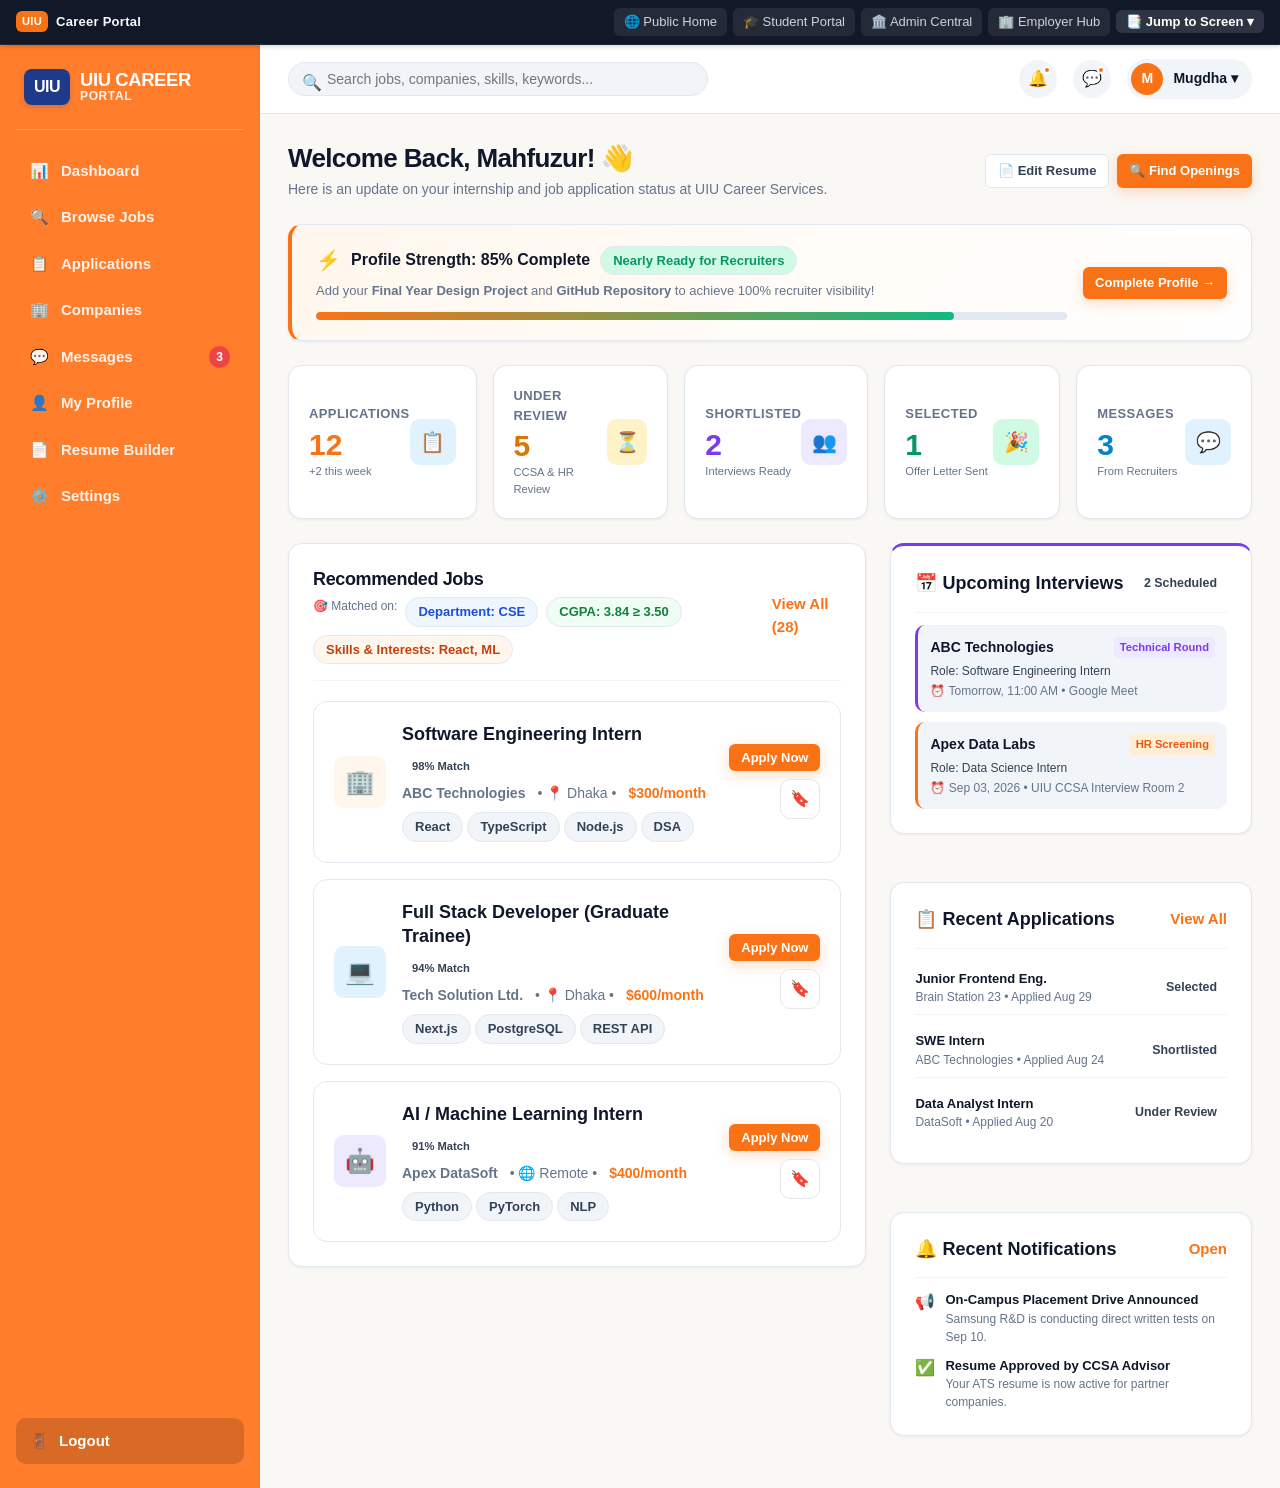
<file: UIU-Career-Portal-main/UIU-Career-Portal-main/student.html>
<!doctype html>
<html lang="en">
  <head>
    <meta charset="UTF-8" />
    <meta name="viewport" content="width=device-width, initial-scale=1.0" />
    <title>Student Portal - UIU Career Portal</title>
    <meta name="description" content="Student Portal for UIU Career Portal - Explore jobs, manage applications, build resume." />
    <link rel="stylesheet" href="./style.css" />
    <style>
      /* Sub-view controller for student.html using CSS :target */
      .student-view-pane {
        display: none;
      }
      #dashboard:target,
      body:not(:has(:target)) #dashboard {
        display: block;
      }
      #dashboard:target { display: block; }
      #browse-jobs:target { display: block; }
      #job-detail:target { display: block; }
      #my-applications:target { display: block; }
      #resume-builder:target { display: block; }
      #companies:target { display: block; }
      #messages:target { display: block; }
      #stats:target { display: block; }
      #profile:target { display: block; }
      #settings:target { display: block; }

      :target ~ #dashboard {
        display: none;
      }
    </style>
  </head>
  <body>
    
    <!-- Top Universal Navigation Switcher -->
    <header class="role-quick-bar">
      <div class="brand-badge">
        <span>UIU</span> Career Portal
      </div>
      <nav class="role-nav-links">
        <a href="./index.html" class="role-nav-btn">🌐 Public Home</a>
        <a href="./student.html" class="role-nav-btn active">🎓 Student Portal</a>
        <a href="./admin.html" class="role-nav-btn">🏛️ Admin Central</a>
        <a href="./employer.html" class="role-nav-btn">🏢 Employer Hub</a>
        <div class="role-nav-dropdown">
          <button class="role-dropdown-btn">📑 Jump to Screen ▾</button>
          <div class="role-dropdown-content">
            <a href="./index.html">Page 1: Public Home</a>
            <a href="./student.html#dashboard">Page 2: Student Dashboard</a>
            <a href="./student.html#browse-jobs">Page 3: Browse Jobs</a>
            <a href="./student.html#my-applications">Page 4: Applications</a>
            <a href="./student.html#job-detail">Page 5: Job Detail</a>
            <a href="./student.html#resume-builder">Page 6: Resume Builder</a>
            <a href="./student.html#companies">Page 7: Student Companies</a>
            <a href="./student.html#messages">Page 9: Student Chat</a>
            <a href="./student.html#stats">Page 11: Placement Stats</a>
            <a href="./student.html#profile">Page 12: Student Profile</a>
            <a href="./admin.html">Go to Admin Central →</a>
            <a href="./employer.html">Go to Employer Hub →</a>
          </div>
        </div>
      </nav>
    </header>

    <div class="portal-layout">
      <!-- Student Sidebar (Pages 2-12) -->
      <aside class="portal-sidebar">
        <div class="sidebar-brand">
          <div class="uiu-logo-badge">UIU</div>
          <div class="sidebar-brand-title">
            UIU CAREER
            <span>PORTAL</span>
          </div>
        </div>

        <ul class="sidebar-menu-list">
          <li>
            <a href="#dashboard" class="sidebar-menu-link">
              <span>📊</span> Dashboard
            </a>
          </li>
          <li>
            <a href="#browse-jobs" class="sidebar-menu-link">
              <span>🔍</span> Browse Jobs
            </a>
          </li>
          <li>
            <a href="#my-applications" class="sidebar-menu-link">
              <span>📋</span> Applications
            </a>
          </li>
          <li>
            <a href="#companies" class="sidebar-menu-link">
              <span>🏢</span> Companies
            </a>
          </li>
          <li>
            <a href="#messages" class="sidebar-menu-link">
              <span>💬</span> Messages
              <span class="sidebar-badge-count">3</span>
            </a>
          </li>
          <li>
            <a href="#profile" class="sidebar-menu-link">
              <span>👤</span> My Profile
            </a>
          </li>
          <li>
            <a href="#resume-builder" class="sidebar-menu-link">
              <span>📄</span> Resume Builder
            </a>
          </li>
          <li>
            <a href="#settings" class="sidebar-menu-link">
              <span>⚙️</span> Settings
            </a>
          </li>
        </ul>

        <a href="./index.html" class="sidebar-footer-btn">
          <span>🚪</span> Logout
        </a>
      </aside>

      <!-- Student Portal Main Area -->
      <main class="portal-main">
        <!-- Topbar (Pages 2-12) -->
        <header class="portal-topbar">
          <div class="topbar-search-box">
            <span class="search-icon-svg">🔍</span>
            <input type="text" placeholder="Search jobs, companies, skills, keywords..." />
          </div>
          <div class="topbar-user-area">
            <!-- Notification Icon -->
            <a href="#notifications-modal" class="icon-btn-badge" title="Notifications">
              <span>🔔</span>
              <span class="notification-dot"></span>
            </a>
            <!-- Message Icon -->
            <a href="#messages" class="icon-btn-badge" title="Messages">
              <span>💬</span>
              <span class="notification-dot" style="background: var(--primary);"></span>
            </a>
            <!-- Student Profile Dropdown UI -->
            <div class="role-nav-dropdown">
              <a href="#profile-menu" class="user-profile-pill">
                <div class="user-avatar-circle">M</div>
                <span>Mugdha ▾</span>
              </a>
              <div class="role-dropdown-content" style="right: 0; left: auto; min-width: 220px;">
                <div style="padding: 10px 14px; border-bottom: 1px solid var(--border-color);">
                  <div style="font-weight: 700; font-size: 0.875rem; color: var(--text-heading);">Mahfuzur Rahman (Mugdha)</div>
                  <div style="font-size: 0.75rem; color: var(--text-muted);">011211045 • CSE Department</div>
                  <div style="font-size: 0.75rem; color: var(--primary); font-weight: 700; margin-top: 2px;">CGPA: 3.84 / 4.00</div>
                </div>
                <a href="#profile">👤 View Profile</a>
                <a href="#resume-builder">📄 Resume Builder</a>
                <a href="#my-applications">📋 My Applications</a>
                <a href="#settings">⚙️ Account Settings</a>
                <a href="./index.html" style="color: var(--color-danger); border-top: 1px solid var(--border-color);">🚪 Log Out</a>
              </div>
            </div>
          </div>
        </header>

        <!-- Dynamic Screen Content Sections -->
        <div class="portal-content-body">
          
            <!-- SCREEN 1: STUDENT DASHBOARD (Page 2) -->
            <section id="dashboard" class="student-view-pane">
              <div class="page-title-row">
                <div>
                  <h1 class="page-main-heading">Welcome Back, Mahfuzur! 👋</h1>
                  <p class="page-subheading">Here is an update on your internship and job application status at UIU Career Services.</p>
                </div>
                <div style="display: flex; gap: 8px;">
                  <a href="#resume-builder" class="btn-outline btn-sm">📄 Edit Resume</a>
                  <a href="#browse-jobs" class="btn-primary btn-sm">🔍 Find Openings</a>
                </div>
              </div>

              <!-- Profile Completion Indicator Banner -->
              <div class="portal-card" style="margin-bottom: 24px; padding: 20px 24px; background: linear-gradient(135deg, #FFF7ED 0%, #FFFFFF 100%); border-left: 4px solid var(--primary);">
                <div style="display: flex; justify-content: space-between; align-items: center; flex-wrap: wrap; gap: 16px;">
                  <div style="flex: 1; min-width: 260px;">
                    <div style="display: flex; align-items: center; gap: 10px; margin-bottom: 6px;">
                      <span style="font-size: 1.25rem;">⚡</span>
                      <strong style="font-size: 1rem; color: var(--text-heading);">Profile Strength: 85% Complete</strong>
                      <span class="skill-tag-badge" style="background: var(--color-success-bg); color: var(--color-success);">Nearly Ready for Recruiters</span>
                    </div>
                    <p style="font-size: 0.8125rem; color: var(--text-muted);">
                      Add your <strong>Final Year Design Project</strong> and <strong>GitHub Repository</strong> to achieve 100% recruiter visibility!
                    </p>
                    <div style="width: 100%; height: 8px; background: #E2E8F0; border-radius: 999px; margin-top: 10px; overflow: hidden;">
                      <div style="width: 85%; height: 100%; background: linear-gradient(90deg, var(--primary) 0%, #10B981 100%); border-radius: 999px;"></div>
                    </div>
                  </div>
                  <a href="#profile" class="btn-primary btn-sm" style="white-space: nowrap;">Complete Profile →</a>
                </div>
              </div>

              <!-- 5 Dashboard Statistics Cards -->
              <div style="display: grid; grid-template-columns: repeat(5, 1fr); gap: 16px; margin-bottom: 24px;" class="metrics-grid-5">
                <div class="metric-stat-card">
                  <div class="stat-content-box">
                    <div class="stat-label-text">Applications</div>
                    <div class="stat-huge-number" style="color: var(--primary);">12</div>
                    <div style="font-size: 0.7rem; color: var(--text-muted); margin-top: 2px;">+2 this week</div>
                  </div>
                  <div class="stat-icon-wrapper stat-icon-blue">📋</div>
                </div>

                <div class="metric-stat-card">
                  <div class="stat-content-box">
                    <div class="stat-label-text">Under Review</div>
                    <div class="stat-huge-number" style="color: #D97706;">5</div>
                    <div style="font-size: 0.7rem; color: var(--text-muted); margin-top: 2px;">CCSA & HR Review</div>
                  </div>
                  <div class="stat-icon-wrapper stat-icon-amber">⏳</div>
                </div>

                <div class="metric-stat-card">
                  <div class="stat-content-box">
                    <div class="stat-label-text">Shortlisted</div>
                    <div class="stat-huge-number" style="color: #7C3AED;">2</div>
                    <div style="font-size: 0.7rem; color: var(--text-muted); margin-top: 2px;">Interviews Ready</div>
                  </div>
                  <div class="stat-icon-wrapper stat-icon-purple">👥</div>
                </div>

                <div class="metric-stat-card">
                  <div class="stat-content-box">
                    <div class="stat-label-text">Selected</div>
                    <div class="stat-huge-number" style="color: #059669;">1</div>
                    <div style="font-size: 0.7rem; color: var(--text-muted); margin-top: 2px;">Offer Letter Sent</div>
                  </div>
                  <div class="stat-icon-wrapper stat-icon-green">🎉</div>
                </div>

                <div class="metric-stat-card">
                  <div class="stat-content-box">
                    <div class="stat-label-text">Messages</div>
                    <div class="stat-huge-number" style="color: #0284C7;">3</div>
                    <div style="font-size: 0.7rem; color: var(--text-muted); margin-top: 2px;">From Recruiters</div>
                  </div>
                  <div class="stat-icon-wrapper" style="background: #E0F2FE; color: #0284C7;">💬</div>
                </div>
              </div>

              <!-- Main Dashboard 2-Column Section -->
              <div style="display: grid; grid-template-columns: 1.6fr 1fr; gap: 24px; align-items: start;">
                <!-- Left Column: Recommended Jobs -->
                <div class="portal-card">
                  <div class="portal-card-header">
                    <div>
                      <h2 class="card-title-h3">Recommended Jobs</h2>
                      <div style="display: flex; gap: 8px; flex-wrap: wrap; margin-top: 6px; font-size: 0.75rem; color: var(--text-muted);">
                        <span>🎯 Matched on:</span>
                        <span class="skill-tag-badge" style="background: #EFF6FF; color: #1D4ED8;">Department: CSE</span>
                        <span class="skill-tag-badge" style="background: #F0FDF4; color: #15803D;">CGPA: 3.84 ≥ 3.50</span>
                        <span class="skill-tag-badge" style="background: #FFF7ED; color: #C2410C;">Skills & Interests: React, ML</span>
                      </div>
                    </div>
                    <a href="#browse-jobs" class="section-link-all">View All (28)</a>
                  </div>

                  <div class="job-feed-list">
                    <!-- Job Item 1 -->
                    <div class="student-job-card">
                      <div class="job-main-info">
                        <div class="job-icon-box" style="background: #FFF7ED; color: var(--primary);">🏢</div>
                        <div style="flex: 1;">
                          <div style="display: flex; align-items: center; gap: 8px; flex-wrap: wrap;">
                            <h3 class="job-title-link"><a href="#job-detail">Software Engineering Intern</a></h3>
                            <span class="status-pill pill-verified" style="font-size: 0.7rem;">98% Match</span>
                          </div>
                          <div class="job-company-location">
                            <strong>ABC Technologies</strong> • 📍 Dhaka • <span style="color: var(--primary); font-weight: 700;">$300/month</span>
                          </div>
                          <div style="margin-top: 6px; display: flex; flex-wrap: wrap; gap: 4px;">
                            <span class="skill-tag-badge">React</span>
                            <span class="skill-tag-badge">TypeScript</span>
                            <span class="skill-tag-badge">Node.js</span>
                            <span class="skill-tag-badge">DSA</span>
                          </div>
                        </div>
                      </div>
                      <div class="job-salary-apply" style="flex-direction: column; align-items: flex-end; gap: 8px;">
                        <button type="button" class="btn-primary btn-sm" onclick="openApplyModal('Software Engineering Intern', 'ABC Technologies')">Apply Now</button>
                        <a href="#saved-confirm" class="btn-bookmark-icon" title="Save Job">🔖</a>
                      </div>
                    </div>

                    <!-- Job Item 2 -->
                    <div class="student-job-card">
                      <div class="job-main-info">
                        <div class="job-icon-box" style="background:#E0F2FE; color:#0284C7;">💻</div>
                        <div style="flex: 1;">
                          <div style="display: flex; align-items: center; gap: 8px; flex-wrap: wrap;">
                            <h3 class="job-title-link"><a href="#job-detail">Full Stack Developer (Graduate Trainee)</a></h3>
                            <span class="status-pill pill-verified" style="font-size: 0.7rem;">94% Match</span>
                          </div>
                          <div class="job-company-location">
                            <strong>Tech Solution Ltd.</strong> • 📍 Dhaka • <span style="color: var(--primary); font-weight: 700;">$600/month</span>
                          </div>
                          <div style="margin-top: 6px; display: flex; flex-wrap: wrap; gap: 4px;">
                            <span class="skill-tag-badge">Next.js</span>
                            <span class="skill-tag-badge">PostgreSQL</span>
                            <span class="skill-tag-badge">REST API</span>
                          </div>
                        </div>
                      </div>
                      <div class="job-salary-apply" style="flex-direction: column; align-items: flex-end; gap: 8px;">
                        <button type="button" class="btn-primary btn-sm" onclick="openApplyModal('Full Stack Developer (Graduate Trainee)', 'Tech Solution Ltd.')">Apply Now</button>
                        <a href="#saved-confirm" class="btn-bookmark-icon" title="Save Job">🔖</a>
                      </div>
                    </div>

                    <!-- Job Item 3 -->
                    <div class="student-job-card">
                      <div class="job-main-info">
                        <div class="job-icon-box" style="background:#EDE9FE; color:#7C3AED;">🤖</div>
                        <div style="flex: 1;">
                          <div style="display: flex; align-items: center; gap: 8px; flex-wrap: wrap;">
                            <h3 class="job-title-link"><a href="#job-detail">AI / Machine Learning Intern</a></h3>
                            <span class="status-pill pill-verified" style="font-size: 0.7rem;">91% Match</span>
                          </div>
                          <div class="job-company-location">
                            <strong>Apex DataSoft</strong> • 🌐 Remote • <span style="color: var(--primary); font-weight: 700;">$400/month</span>
                          </div>
                          <div style="margin-top: 6px; display: flex; flex-wrap: wrap; gap: 4px;">
                            <span class="skill-tag-badge">Python</span>
                            <span class="skill-tag-badge">PyTorch</span>
                            <span class="skill-tag-badge">NLP</span>
                          </div>
                        </div>
                      </div>
                      <div class="job-salary-apply" style="flex-direction: column; align-items: flex-end; gap: 8px;">
                        <button type="button" class="btn-primary btn-sm" onclick="openApplyModal('AI / Machine Learning Intern', 'Apex DataSoft')">Apply Now</button>
                        <a href="#saved-confirm" class="btn-bookmark-icon" title="Save Job">🔖</a>
                      </div>
                    </div>
                  </div>
                </div>

                <!-- Right Column: Recent Applications, Upcoming Interviews & Notifications -->
                <div style="display: flex; flex-direction: column; gap: 24px;">
                  <!-- Upcoming Interviews Card -->
                  <div class="portal-card" style="border-top: 3px solid #7C3AED;">
                    <div class="portal-card-header" style="margin-bottom: 12px;">
                      <h3 class="card-title-h3">📅 Upcoming Interviews</h3>
                      <span class="status-pill pill-applied">2 Scheduled</span>
                    </div>
                    <div style="display: flex; flex-direction: column; gap: 10px;">
                      <div style="background: var(--bg-muted); padding: 12px; border-radius: var(--radius-md); border-left: 3px solid #7C3AED;">
                        <div style="display: flex; justify-content: space-between; align-items: flex-start;">
                          <strong style="font-size: 0.875rem; color: var(--text-heading);">ABC Technologies</strong>
                          <span style="font-size: 0.7rem; font-weight: 700; color: #7C3AED; background: #EDE9FE; padding: 2px 6px; border-radius: 4px;">Technical Round</span>
                        </div>
                        <div style="font-size: 0.75rem; color: var(--text-body); margin-top: 4px;">Role: Software Engineering Intern</div>
                        <div style="font-size: 0.75rem; color: var(--text-muted); margin-top: 2px;">⏰ Tomorrow, 11:00 AM • Google Meet</div>
                      </div>

                      <div style="background: var(--bg-muted); padding: 12px; border-radius: var(--radius-md); border-left: 3px solid var(--primary);">
                        <div style="display: flex; justify-content: space-between; align-items: flex-start;">
                          <strong style="font-size: 0.875rem; color: var(--text-heading);">Apex Data Labs</strong>
                          <span style="font-size: 0.7rem; font-weight: 700; color: var(--primary-dark); background: var(--primary-light); padding: 2px 6px; border-radius: 4px;">HR Screening</span>
                        </div>
                        <div style="font-size: 0.75rem; color: var(--text-body); margin-top: 4px;">Role: Data Science Intern</div>
                        <div style="font-size: 0.75rem; color: var(--text-muted); margin-top: 2px;">⏰ Sep 03, 2026 • UIU CCSA Interview Room 2</div>
                      </div>
                    </div>
                  </div>

                  <!-- Recent Applications Mini List -->
                  <div class="portal-card">
                    <div class="portal-card-header" style="margin-bottom: 12px;">
                      <h3 class="card-title-h3">📋 Recent Applications</h3>
                      <a href="#my-applications" class="section-link-all">View All</a>
                    </div>
                    <div style="display: flex; flex-direction: column; gap: 8px;">
                      <div style="display: flex; justify-content: space-between; align-items: center; padding: 8px 0; border-bottom: 1px solid var(--border-light); font-size: 0.8125rem;">
                        <div>
                          <div style="font-weight: 700; color: var(--text-heading);">Junior Frontend Eng.</div>
                          <div style="font-size: 0.75rem; color: var(--text-muted);">Brain Station 23 • Applied Aug 29</div>
                        </div>
                        <span class="status-pill pill-verified">Selected</span>
                      </div>
                      <div style="display: flex; justify-content: space-between; align-items: center; padding: 8px 0; border-bottom: 1px solid var(--border-light); font-size: 0.8125rem;">
                        <div>
                          <div style="font-weight: 700; color: var(--text-heading);">SWE Intern</div>
                          <div style="font-size: 0.75rem; color: var(--text-muted);">ABC Technologies • Applied Aug 24</div>
                        </div>
                        <span class="status-pill pill-applied">Shortlisted</span>
                      </div>
                      <div style="display: flex; justify-content: space-between; align-items: center; padding: 8px 0; font-size: 0.8125rem;">
                        <div>
                          <div style="font-weight: 700; color: var(--text-heading);">Data Analyst Intern</div>
                          <div style="font-size: 0.75rem; color: var(--text-muted);">DataSoft • Applied Aug 20</div>
                        </div>
                        <span class="status-pill pill-pending">Under Review</span>
                      </div>
                    </div>
                  </div>

                  <!-- Recent Notifications -->
                  <div class="portal-card">
                    <div class="portal-card-header" style="margin-bottom: 12px;">
                      <h3 class="card-title-h3">🔔 Recent Notifications</h3>
                      <a href="#notifications-modal" class="section-link-all">Open</a>
                    </div>
                    <div style="display: flex; flex-direction: column; gap: 10px; font-size: 0.8125rem;">
                      <div style="display: flex; gap: 10px;">
                        <span style="color: var(--primary); font-size: 1rem;">📢</span>
                        <div>
                          <div style="font-weight: 600; color: var(--text-heading);">On-Campus Placement Drive Announced</div>
                          <div style="font-size: 0.75rem; color: var(--text-muted);">Samsung R&D is conducting direct written tests on Sep 10.</div>
                        </div>
                      </div>
                      <div style="display: flex; gap: 10px;">
                        <span style="color: #059669; font-size: 1rem;">✅</span>
                        <div>
                          <div style="font-weight: 600; color: var(--text-heading);">Resume Approved by CCSA Advisor</div>
                          <div style="font-size: 0.75rem; color: var(--text-muted);">Your ATS resume is now active for partner companies.</div>
                        </div>
                      </div>
                    </div>
                  </div>
                </div>
              </div>
            </section>

          <!-- SCREEN 2: BROWSE JOBS (Page 3) -->
          <section id="browse-jobs" class="student-view-pane">
            <div class="page-title-row">
              <div>
                <h1 class="page-main-heading">Browse Jobs</h1>
                <p class="page-subheading">Explore 120+ active job and internship openings verified by UIU Career Services.</p>
              </div>
              <div style="font-size: 0.875rem; color: var(--text-muted); display: flex; align-items: center; gap: 8px;">
                <span>Sort by:</span>
                <select class="form-control" style="width: auto; padding: 6px 12px; font-size: 0.8125rem;">
                  <option>Most Recent</option>
                  <option>Highest Match (CGPA & Skills)</option>
                  <option>Salary: High to Low</option>
                  <option>Deadline: Urgent First</option>
                </select>
              </div>
            </div>

            <!-- Global Job Search Bar -->
            <div class="portal-card" style="padding: 16px 20px; margin-bottom: 24px;">
              <div style="display: flex; gap: 12px; align-items: center;">
                <div style="position: relative; flex: 1;">
                  <span style="position: absolute; left: 14px; top: 50%; transform: translateY(-50%); font-size: 1.1rem; color: var(--text-muted);">🔍</span>
                  <input 
                    type="text" 
                    class="form-control" 
                    placeholder="Search jobs, keywords, companies" 
                    style="padding-left: 42px; font-size: 0.9375rem;" 
                  />
                </div>
                <button class="btn-primary" style="padding: 10px 20px; font-weight: 700;">Search Jobs</button>
              </div>
            </div>

            <div style="display: grid; grid-template-columns: 260px 1fr; gap: 24px;">
              <!-- Left Filter Sidebar -->
              <div class="portal-card" style="padding: 20px; align-self: flex-start;">
                <div style="display: flex; justify-content: space-between; align-items: center; margin-bottom: 16px; border-bottom: 1px solid var(--border-light); padding-bottom: 8px;">
                  <h2 style="font-size: 1rem; font-weight: 800; color: var(--text-heading);">Filters</h2>
                  <a href="#browse-jobs" style="font-size: 0.75rem; color: var(--primary); font-weight: 600; text-decoration: none;">Reset All</a>
                </div>
                
                <!-- Department Filter -->
                <div style="margin-bottom: 20px;">
                  <span class="form-label" style="font-weight: 700; color: var(--text-heading);">Department</span>
                  <label class="checkbox-item-label"><input type="checkbox" class="custom-checkbox" checked /> CSE <span style="font-size: 0.75rem; color: var(--text-muted); margin-left: auto;">(64)</span></label>
                  <label class="checkbox-item-label"><input type="checkbox" class="custom-checkbox" /> EEE <span style="font-size: 0.75rem; color: var(--text-muted); margin-left: auto;">(28)</span></label>
                  <label class="checkbox-item-label"><input type="checkbox" class="custom-checkbox" /> BBA <span style="font-size: 0.75rem; color: var(--text-muted); margin-left: auto;">(32)</span></label>
                  <label class="checkbox-item-label"><input type="checkbox" class="custom-checkbox" /> Other <span style="font-size: 0.75rem; color: var(--text-muted); margin-left: auto;">(12)</span></label>
                </div>

                <!-- Job Type Filter -->
                <div style="margin-bottom: 20px;">
                  <span class="form-label" style="font-weight: 700; color: var(--text-heading);">Job Type</span>
                  <label class="checkbox-item-label"><input type="checkbox" class="custom-checkbox" checked /> Internship <span style="font-size: 0.75rem; color: var(--text-muted); margin-left: auto;">(58)</span></label>
                  <label class="checkbox-item-label"><input type="checkbox" class="custom-checkbox" /> Full-time <span style="font-size: 0.75rem; color: var(--text-muted); margin-left: auto;">(46)</span></label>
                  <label class="checkbox-item-label"><input type="checkbox" class="custom-checkbox" /> Part-time <span style="font-size: 0.75rem; color: var(--text-muted); margin-left: auto;">(18)</span></label>
                  <label class="checkbox-item-label"><input type="checkbox" class="custom-checkbox" /> Other <span style="font-size: 0.75rem; color: var(--text-muted); margin-left: auto;">(6)</span></label>
                </div>

                <!-- Location Filter -->
                <div style="margin-bottom: 20px;">
                  <span class="form-label" style="font-weight: 700; color: var(--text-heading);">Location</span>
                  <label class="checkbox-item-label"><input type="checkbox" class="custom-checkbox" checked /> Dhaka <span style="font-size: 0.75rem; color: var(--text-muted); margin-left: auto;">(88)</span></label>
                  <label class="checkbox-item-label"><input type="checkbox" class="custom-checkbox" checked /> Remote <span style="font-size: 0.75rem; color: var(--text-muted); margin-left: auto;">(32)</span></label>
                  <label class="checkbox-item-label"><input type="checkbox" class="custom-checkbox" /> Other <span style="font-size: 0.75rem; color: var(--text-muted); margin-left: auto;">(8)</span></label>
                </div>

                <!-- Salary Filter -->
                <div>
                  <span class="form-label" style="font-weight: 700; color: var(--text-heading);">Minimum Salary</span>
                  <input type="range" min="0" max="1500" value="250" style="width: 100%; accent-color: var(--primary);" />
                  <div style="display: flex; justify-content: space-between; font-size: 0.75rem; color: var(--text-muted); margin-top: 4px;">
                    <span>$0</span>
                    <strong style="color: var(--primary);">$250+/month</strong>
                    <span>$1,500+</span>
                  </div>
                </div>
              </div>

              <!-- Jobs Feed List with Pagination -->
              <div style="display: flex; flex-direction: column; gap: 16px;">
                <div style="display: flex; justify-content: space-between; align-items: center; font-size: 0.875rem; color: var(--text-muted);">
                  <span>Showing <strong>1 – 6</strong> of <strong>128</strong> open positions</span>
                  <span class="status-pill pill-verified" style="font-size: 0.75rem;">Verified UIU Partner Employers</span>
                </div>

                <!-- Job 1 -->
                <div class="student-job-card">
                  <div class="job-main-info">
                    <div class="job-icon-box">🏢</div>
                    <div style="flex: 1;">
                      <div style="display: flex; align-items: center; gap: 8px; flex-wrap: wrap;">
                        <h3 class="job-title-link"><a href="#job-detail">Software Engineering Intern</a></h3>
                        <span class="status-pill pill-applied" style="font-size: 0.7rem;">Internship</span>
                      </div>
                      <div class="job-company-location" style="margin-top: 4px;">
                        <strong>ABC Technologies</strong> • 📍 Dhaka • <span style="color: var(--primary); font-weight: 700;">$300/month</span>
                      </div>
                      <div style="margin-top: 6px; display: flex; flex-wrap: wrap; gap: 6px; align-items: center;">
                        <span class="skill-tag-badge">C++</span>
                        <span class="skill-tag-badge">Java</span>
                        <span class="skill-tag-badge">DSA</span>
                        <span class="skill-tag-badge">Git</span>
                        <span style="font-size: 0.75rem; color: var(--color-danger); margin-left: 6px;">⏳ Deadline: Aug 20, 2026</span>
                      </div>
                    </div>
                  </div>
                  <div class="job-salary-apply" style="flex-direction: column; align-items: flex-end; gap: 8px;">
                    <button type="button" class="btn-primary btn-sm" onclick="openApplyModal('Software Engineering Intern', 'ABC Technologies')">Apply Now</button>
                    <a href="#saved-confirm" class="btn-outline btn-sm" style="font-size: 0.75rem;">🔖 Save Job</a>
                  </div>
                </div>

                <!-- Job 2 -->
                <div class="student-job-card">
                  <div class="job-main-info">
                    <div class="job-icon-box" style="background:#E0F2FE; color:#0284C7;">💻</div>
                    <div style="flex: 1;">
                      <div style="display: flex; align-items: center; gap: 8px; flex-wrap: wrap;">
                        <h3 class="job-title-link"><a href="#job-detail">Frontend Developer Intern</a></h3>
                        <span class="status-pill pill-applied" style="font-size: 0.7rem;">Internship</span>
                      </div>
                      <div class="job-company-location" style="margin-top: 4px;">
                        <strong>Tech Solution Ltd.</strong> • 📍 Dhaka • <span style="color: var(--primary); font-weight: 700;">$250/month</span>
                      </div>
                      <div style="margin-top: 6px; display: flex; flex-wrap: wrap; gap: 6px; align-items: center;">
                        <span class="skill-tag-badge">React</span>
                        <span class="skill-tag-badge">JavaScript</span>
                        <span class="skill-tag-badge">HTML/CSS</span>
                        <span style="font-size: 0.75rem; color: var(--color-danger); margin-left: 6px;">⏳ Deadline: Aug 25, 2026</span>
                      </div>
                    </div>
                  </div>
                  <div class="job-salary-apply" style="flex-direction: column; align-items: flex-end; gap: 8px;">
                    <button type="button" class="btn-primary btn-sm" onclick="openApplyModal('Frontend Developer Intern', 'Tech Solution Ltd.')">Apply Now</button>
                    <a href="#saved-confirm" class="btn-outline btn-sm" style="font-size: 0.75rem;">🔖 Save Job</a>
                  </div>
                </div>

                <!-- Job 3 -->
                <div class="student-job-card">
                  <div class="job-main-info">
                    <div class="job-icon-box" style="background:#EDE9FE; color:#7C3AED;">🤖</div>
                    <div style="flex: 1;">
                      <div style="display: flex; align-items: center; gap: 8px; flex-wrap: wrap;">
                        <h3 class="job-title-link"><a href="#job-detail">Machine Learning Intern</a></h3>
                        <span class="status-pill pill-applied" style="font-size: 0.7rem;">Internship</span>
                      </div>
                      <div class="job-company-location" style="margin-top: 4px;">
                        <strong>DataSoft Systems</strong> • 🌐 Remote • <span style="color: var(--primary); font-weight: 700;">$300/month</span>
                      </div>
                      <div style="margin-top: 6px; display: flex; flex-wrap: wrap; gap: 6px; align-items: center;">
                        <span class="skill-tag-badge">Python</span>
                        <span class="skill-tag-badge">PyTorch</span>
                        <span class="skill-tag-badge">Data Analysis</span>
                        <span style="font-size: 0.75rem; color: var(--color-danger); margin-left: 6px;">⏳ Deadline: Aug 28, 2026</span>
                      </div>
                    </div>
                  </div>
                  <div class="job-salary-apply" style="flex-direction: column; align-items: flex-end; gap: 8px;">
                    <button type="button" class="btn-primary btn-sm" onclick="openApplyModal('Machine Learning Intern', 'DataSoft Systems')">Apply Now</button>
                    <a href="#saved-confirm" class="btn-outline btn-sm" style="font-size: 0.75rem;">🔖 Save Job</a>
                  </div>
                </div>

                <!-- Job 4 -->
                <div class="student-job-card">
                  <div class="job-main-info">
                    <div class="job-icon-box" style="background:#D1FAE5; color:#059669;">📊</div>
                    <div style="flex: 1;">
                      <div style="display: flex; align-items: center; gap: 8px; flex-wrap: wrap;">
                        <h3 class="job-title-link"><a href="#job-detail">Junior Full Stack Engineer</a></h3>
                        <span class="status-pill pill-verified" style="font-size: 0.7rem;">Full-time</span>
                      </div>
                      <div class="job-company-location" style="margin-top: 4px;">
                        <strong>BRAC IT Services</strong> • 📍 Dhaka • <span style="color: var(--primary); font-weight: 700;">$650/month</span>
                      </div>
                      <div style="margin-top: 6px; display: flex; flex-wrap: wrap; gap: 6px; align-items: center;">
                        <span class="skill-tag-badge">Node.js</span>
                        <span class="skill-tag-badge">PostgreSQL</span>
                        <span class="skill-tag-badge">React</span>
                        <span style="font-size: 0.75rem; color: var(--color-danger); margin-left: 6px;">⏳ Deadline: Sep 05, 2026</span>
                      </div>
                    </div>
                  </div>
                  <div class="job-salary-apply" style="flex-direction: column; align-items: flex-end; gap: 8px;">
                    <button type="button" class="btn-primary btn-sm" onclick="openApplyModal('Junior Full Stack Engineer', 'BRAC IT Services')">Apply Now</button>
                    <a href="#saved-confirm" class="btn-outline btn-sm" style="font-size: 0.75rem;">🔖 Save Job</a>
                  </div>
                </div>

                <!-- Job 5 -->
                <div class="student-job-card">
                  <div class="job-main-info">
                    <div class="job-icon-box" style="background:#FEF3C7; color:#D97706;">⚡</div>
                    <div style="flex: 1;">
                      <div style="display: flex; align-items: center; gap: 8px; flex-wrap: wrap;">
                        <h3 class="job-title-link"><a href="#job-detail">Embedded Systems Engineer</a></h3>
                        <span class="status-pill pill-verified" style="font-size: 0.7rem;">Full-time</span>
                      </div>
                      <div class="job-company-location" style="margin-top: 4px;">
                        <strong>Samsung R&D Institute</strong> • 📍 Dhaka • <span style="color: var(--primary); font-weight: 700;">$750/month</span>
                      </div>
                      <div style="margin-top: 6px; display: flex; flex-wrap: wrap; gap: 6px; align-items: center;">
                        <span class="skill-tag-badge">C/C++</span>
                        <span class="skill-tag-badge">Microcontrollers</span>
                        <span class="skill-tag-badge">RTOS</span>
                        <span style="font-size: 0.75rem; color: var(--color-danger); margin-left: 6px;">⏳ Deadline: Sep 12, 2026</span>
                      </div>
                    </div>
                  </div>
                  <div class="job-salary-apply" style="flex-direction: column; align-items: flex-end; gap: 8px;">
                    <button type="button" class="btn-primary btn-sm" onclick="openApplyModal('Embedded Systems Engineer', 'Samsung R&amp;D Institute')">Apply Now</button>
                    <a href="#saved-confirm" class="btn-outline btn-sm" style="font-size: 0.75rem;">🔖 Save Job</a>
                  </div>
                </div>

                <!-- Job 6 -->
                <div class="student-job-card">
                  <div class="job-main-info">
                    <div class="job-icon-box" style="background:#FCE7F3; color:#DB2777;">📈</div>
                    <div style="flex: 1;">
                      <div style="display: flex; align-items: center; gap: 8px; flex-wrap: wrap;">
                        <h3 class="job-title-link"><a href="#job-detail">Marketing & Growth Associate</a></h3>
                        <span class="status-pill pill-applied" style="font-size: 0.7rem;">Part-time</span>
                      </div>
                      <div class="job-company-location" style="margin-top: 4px;">
                        <strong>Pathao</strong> • 📍 Dhaka • <span style="color: var(--primary); font-weight: 700;">$300/month</span>
                      </div>
                      <div style="margin-top: 6px; display: flex; flex-wrap: wrap; gap: 6px; align-items: center;">
                        <span class="skill-tag-badge">Digital Marketing</span>
                        <span class="skill-tag-badge">SEO</span>
                        <span class="skill-tag-badge">Content</span>
                        <span style="font-size: 0.75rem; color: var(--color-danger); margin-left: 6px;">⏳ Deadline: Sep 15, 2026</span>
                      </div>
                    </div>
                  </div>
                  <div class="job-salary-apply" style="flex-direction: column; align-items: flex-end; gap: 8px;">
                    <button type="button" class="btn-primary btn-sm" onclick="openApplyModal('Marketing &amp; Growth Associate', 'Pathao')">Apply Now</button>
                    <a href="#saved-confirm" class="btn-outline btn-sm" style="font-size: 0.75rem;">🔖 Save Job</a>
                  </div>
                </div>

                <!-- Pagination Component -->
                <div class="table-pagination" style="margin-top: 16px; background: var(--bg-surface); padding: 14px 20px; border-radius: var(--radius-md); border: 1px solid var(--border-color); display: flex; justify-content: space-between; align-items: center;">
                  <div style="font-size: 0.8125rem; color: var(--text-muted);">
                    Page <strong>1</strong> of <strong>6</strong> (Showing 6 of 128 results)
                  </div>
                  <div class="pagination-controls" style="display: flex; gap: 6px; align-items: center;">
                    <a href="#browse-jobs" class="pagination-page-btn" style="opacity: 0.5; pointer-events: none;">« Previous</a>
                    <a href="#browse-jobs" class="pagination-page-btn active">1</a>
                    <a href="#browse-jobs" class="pagination-page-btn">2</a>
                    <a href="#browse-jobs" class="pagination-page-btn">3</a>
                    <a href="#browse-jobs" class="pagination-page-btn">4</a>
                    <a href="#browse-jobs" class="pagination-page-btn">Next »</a>
                  </div>
                </div>
              </div>
            </div>
          </section>

          <!-- SCREEN 3: MY APPLICATIONS (Page 4) -->
          <section id="my-applications" class="student-view-pane">
            <div class="page-title-row">
              <div>
                <h1 class="page-main-heading">My Applications</h1>
                <p class="page-subheading">Track the status of all your submitted job applications.</p>
              </div>
            </div>

            <div class="portal-card">
              <!-- Filter Tabs (Page 4) -->
              <div class="portal-tabs-nav">
                <button class="portal-tab-btn active">All (12)</button>
                <button class="portal-tab-btn">Applied (12)</button>
                <button class="portal-tab-btn">Under Review (5)</button>
                <button class="portal-tab-btn">Selected (2)</button>
                <button class="portal-tab-btn">Shortlisted (1)</button>
                <button class="portal-tab-btn">Rejected (2)</button>
              </div>

              <!-- Applications Table (Page 4) -->
              <div class="data-table-wrapper">
                <table class="portal-table">
                  <thead>
                    <tr>
                      <th>Company</th>
                      <th>Position</th>
                      <th>Applied Date</th>
                      <th>Status</th>
                      <th>Action</th>
                    </tr>
                  </thead>
                  <tbody>
                    <tr>
                      <td><strong>ABC Technologies</strong></td>
                      <td>Software Engineering Intern</td>
                      <td>Aug 1, 2026</td>
                      <td><span class="status-pill status-review">Under Review</span></td>
                      <td><a href="#job-detail" class="btn-action-view">View</a></td>
                    </tr>
                    <tr>
                      <td><strong>XYZ Limited</strong></td>
                      <td>Web Developer Intern</td>
                      <td>Aug 2, 2026</td>
                      <td><span class="status-pill status-shortlisted">Shortlisted</span></td>
                      <td><a href="#job-detail" class="btn-action-view">View</a></td>
                    </tr>
                    <tr>
                      <td><strong>Tech Solutions</strong></td>
                      <td>Frontend Developer Intern</td>
                      <td>Aug 3, 2026</td>
                      <td><span class="status-pill status-applied">Applied</span></td>
                      <td><a href="#job-detail" class="btn-action-view">View</a></td>
                    </tr>
                    <tr>
                      <td><strong>DataSoft</strong></td>
                      <td>Data Analyst Intern</td>
                      <td>Aug 4, 2026</td>
                      <td><span class="status-pill status-rejected">Rejected</span></td>
                      <td><a href="#job-detail" class="btn-action-view">View</a></td>
                    </tr>
                    <tr>
                      <td><strong>AI Labs</strong></td>
                      <td>Machine Learning Intern</td>
                      <td>Aug 4, 2026</td>
                      <td><span class="status-pill status-applied">Applied</span></td>
                      <td><a href="#job-detail" class="btn-action-view">View</a></td>
                    </tr>
                  </tbody>
                </table>
              </div>
            </div>
          </section>

          <!-- SCREEN 4: JOB DETAILS VIEW (Page 5) -->
          <section id="job-detail" class="student-view-pane">
            <div class="breadcrumbs-trail" style="margin-bottom: 16px;">
              <a href="#browse-jobs" class="btn-outline btn-sm" style="display: inline-flex; align-items: center; gap: 6px;">
                ← Back to Jobs
              </a>
            </div>

            <div style="display: grid; grid-template-columns: 1fr 320px; gap: 24px; align-items: start;">
              <!-- Main Job Description -->
              <div class="portal-card" style="padding: 28px 32px;">
                <div class="portal-card-header" style="align-items: flex-start; padding-bottom: 20px; border-bottom: 1px solid var(--border-light); margin-bottom: 24px;">
                  <div style="display: flex; gap: 16px; align-items: center;">
                    <div class="job-icon-box" style="width: 64px; height: 64px; font-size: 2rem; background: #FFF7ED; color: var(--primary);">🏢</div>
                    <div>
                      <h2 style="font-size: 1.6rem; font-weight: 800; color: var(--text-heading); margin-bottom: 4px;">Software Engineering Intern</h2>
                      <p style="color: var(--text-body); font-size: 0.9375rem; margin-bottom: 8px;">
                        <strong>ABC Technologies</strong> • 📍 Dhaka, Bangladesh • <span style="color: var(--primary); font-weight: 800; font-size: 1.05rem;">$300/month</span>
                      </p>
                      <div style="display: flex; gap: 6px; flex-wrap: wrap;">
                        <span class="status-pill pill-applied">Internship</span>
                        <span class="status-pill pill-verified">On-Campus Partner</span>
                        <span class="skill-tag-badge">C++</span>
                        <span class="skill-tag-badge">Java</span>
                        <span class="skill-tag-badge">DSA</span>
                      </div>
                    </div>
                  </div>
                  <div style="display: flex; gap: 10px; align-items: center;">
                    <button type="button" class="btn-primary" style="padding: 10px 20px; font-weight: 700;" onclick="openApplyModal('Software Engineering Intern', 'ABC Technologies')">Apply Now</button>
                    <a href="#saved-confirm" class="btn-outline" style="padding: 10px 16px;">🔖 Save Job</a>
                  </div>
                </div>

                <div>
                  <!-- Section 1: Job Description -->
                  <h3 style="font-size: 1.15rem; font-weight: 800; margin-bottom: 10px; color: var(--text-heading);">Job Description</h3>
                  <p style="color: var(--text-body); line-height: 1.75; margin-bottom: 24px; font-size: 0.9375rem;">
                    ABC Technologies is looking for a motivated and passionate Software Engineering Intern to join our core backend and platform engineering team in Dhaka. In this role, you will work alongside senior software architects on scalable microservices, write performant database queries, and contribute to internal automated testing pipelines. This internship provides direct mentorship under UIU alumni leaders and opportunities for full-time conversion upon graduation.
                  </p>

                  <!-- Section 2: Requirements -->
                  <h3 style="font-size: 1.15rem; font-weight: 800; margin-bottom: 10px; color: var(--text-heading);">Requirements & Qualifications</h3>
                  <ul style="list-style-type: disc; margin-left: 20px; line-height: 1.8; color: var(--text-body); margin-bottom: 24px; font-size: 0.9375rem;">
                    <li>Enrolled in B.Sc. in CSE / Data Science with completed minimum 100 credits.</li>
                    <li>Minimum CGPA of 3.20 or above.</li>
                    <li>Strong fundamentals in Data Structures, Algorithms, and Object-Oriented Programming (OOP).</li>
                    <li>Proficiency in at least one modern programming language: C++, Java, Python, or TypeScript.</li>
                    <li>Familiarity with Relational Databases (PostgreSQL / MySQL) and Git version control.</li>
                    <li>Excellent analytical mindset and ability to communicate effectively in a team.</li>
                  </ul>

                  <!-- Section 3: Responsibilities -->
                  <h3 style="font-size: 1.15rem; font-weight: 800; margin-bottom: 10px; color: var(--text-heading);">Key Responsibilities</h3>
                  <ul style="list-style-type: disc; margin-left: 20px; line-height: 1.8; color: var(--text-body); margin-bottom: 24px; font-size: 0.9375rem;">
                    <li>Assist in designing, building, and deploying modular REST APIs and backend services.</li>
                    <li>Write unit tests, participate in code reviews, and maintain clean software documentation.</li>
                    <li>Investigate system bugs and implement robust bug fixes with senior engineering mentors.</li>
                    <li>Collaborate with Frontend engineers and Product Managers in sprint planning sessions.</li>
                    <li>Explore new architectural patterns, cloud components, and modern DevOps tools.</li>
                  </ul>
                </div>

                <!-- Section 5: Related Jobs Section -->
                <div style="border-top: 1px solid var(--border-light); padding-top: 24px; margin-top: 16px;">
                  <div style="display: flex; justify-content: space-between; align-items: center; margin-bottom: 16px;">
                    <h3 style="font-size: 1.15rem; font-weight: 800; color: var(--text-heading);">Related Jobs</h3>
                    <a href="#browse-jobs" class="section-link-all">Explore More</a>
                  </div>

                  <div style="display: grid; grid-template-columns: 1fr 1fr; gap: 14px;">
                    <div style="background: var(--bg-muted); border: 1px solid var(--border-color); padding: 14px; border-radius: var(--radius-md);">
                      <div style="font-weight: 700; font-size: 0.9375rem; color: var(--text-heading);">Frontend Developer Intern</div>
                      <div style="font-size: 0.8125rem; color: var(--text-muted); margin: 2px 0 6px;">Tech Solution Ltd. • 📍 Dhaka • $250/mo</div>
                      <div style="display: flex; gap: 4px; flex-wrap: wrap; margin-bottom: 8px;">
                        <span class="skill-tag-badge" style="font-size: 0.7rem;">React</span>
                        <span class="skill-tag-badge" style="font-size: 0.7rem;">TypeScript</span>
                      </div>
                      <a href="#job-detail" class="btn-outline btn-sm" style="width: 100%; justify-content: center; font-size: 0.75rem;">View Details</a>
                    </div>

                    <div style="background: var(--bg-muted); border: 1px solid var(--border-color); padding: 14px; border-radius: var(--radius-md);">
                      <div style="font-weight: 700; font-size: 0.9375rem; color: var(--text-heading);">Junior Data Analyst</div>
                      <div style="font-size: 0.8125rem; color: var(--text-muted); margin: 2px 0 6px;">BRAC IT Services • 📍 Dhaka • $350/mo</div>
                      <div style="display: flex; gap: 4px; flex-wrap: wrap; margin-bottom: 8px;">
                        <span class="skill-tag-badge" style="font-size: 0.7rem;">SQL</span>
                        <span class="skill-tag-badge" style="font-size: 0.7rem;">PowerBI</span>
                      </div>
                      <a href="#job-detail" class="btn-outline btn-sm" style="width: 100%; justify-content: center; font-size: 0.75rem;">View Details</a>
                    </div>
                  </div>
                </div>
              </div>

              <!-- Sidebar: Section 4 - Job Information Card -->
              <div class="portal-card" style="align-self: flex-start; padding: 24px;">
                <h3 style="font-size: 1.05rem; font-weight: 800; border-bottom: 1px solid var(--border-light); padding-bottom: 12px; margin-bottom: 16px; color: var(--text-heading);">
                  📋 Job Information
                </h3>
                
                <div style="display: flex; flex-direction: column; gap: 14px; font-size: 0.875rem;">
                  <div>
                    <span class="form-label" style="margin-bottom: 2px;">Job Type</span>
                    <strong>Internship (On-site / Hybrid)</strong>
                  </div>
                  <div>
                    <span class="form-label" style="margin-bottom: 2px;">Department</span>
                    <strong>Computer Science & Engineering (CSE)</strong>
                  </div>
                  <div>
                    <span class="form-label" style="margin-bottom: 2px;">Location</span>
                    <strong>Dhaka, Bangladesh</strong>
                  </div>
                  <div>
                    <span class="form-label" style="margin-bottom: 2px;">Salary</span>
                    <strong style="color: var(--primary); font-size: 1rem;">$300 / month</strong>
                  </div>
                  <div>
                    <span class="form-label" style="margin-bottom: 2px;">Posted Date</span>
                    <strong>August 10, 2026</strong>
                  </div>
                  <div>
                    <span class="form-label" style="margin-bottom: 2px;">Application Deadline</span>
                    <strong style="color: var(--color-danger);">August 20, 2026 (10 Days Left)</strong>
                  </div>
                </div>

                <div style="margin-top: 24px; padding-top: 16px; border-top: 1px solid var(--border-light); display: flex; flex-direction: column; gap: 10px;">
                  <button type="button" class="btn-primary" style="width: 100%; justify-content: center; font-weight: 700; padding: 12px;" onclick="openApplyModal('Software Engineering Intern', 'ABC Technologies')">Apply Now</button>
                  <a href="#saved-confirm" class="btn-outline" style="width: 100%; justify-content: center;">🔖 Save for Later</a>
                </div>
              </div>
            </div>
          </section>

          <!-- SCREEN: MULTI-STEP APPLICATION FORM (Steps 1 to 7 + Confirmation) -->
          
          <!-- STEP 1: PERSONAL INFORMATION -->
          <section id="apply-step-1" class="student-view-pane">
            <div class="breadcrumbs-trail" style="margin-bottom: 12px;">
              <a href="#job-detail">← Back to Job Details (Software Engineering Intern - ABC Technologies)</a>
            </div>

            <div class="page-title-row" style="margin-bottom: 16px;">
              <div>
                <h1 class="page-main-heading">Job Application: Software Engineering Intern</h1>
                <p class="page-subheading">ABC Technologies • 📍 Dhaka • $300/month</p>
              </div>
            </div>

            <!-- Visual Stepper Progress Bar -->
            <div class="app-stepper-bar" style="margin-bottom: 24px;">
              <a href="#apply-step-1" class="app-step-nav-item active">
                <span class="app-step-circle">1</span>
                <span>Personal Info</span>
              </a>
              <span class="app-step-separator">›</span>
              <a href="#apply-step-2" class="app-step-nav-item">
                <span class="app-step-circle">2</span>
                <span>Education</span>
              </a>
              <span class="app-step-separator">›</span>
              <a href="#apply-step-3" class="app-step-nav-item">
                <span class="app-step-circle">3</span>
                <span>Experience</span>
              </a>
              <span class="app-step-separator">›</span>
              <a href="#apply-step-4" class="app-step-nav-item">
                <span class="app-step-circle">4</span>
                <span>Skills</span>
              </a>
              <span class="app-step-separator">›</span>
              <a href="#apply-step-5" class="app-step-nav-item">
                <span class="app-step-circle">5</span>
                <span>Documents</span>
              </a>
              <span class="app-step-separator">›</span>
              <a href="#apply-step-6" class="app-step-nav-item">
                <span class="app-step-circle">6</span>
                <span>Additional Info</span>
              </a>
              <span class="app-step-separator">›</span>
              <a href="#apply-step-7" class="app-step-nav-item">
                <span class="app-step-circle">7</span>
                <span>Review</span>
              </a>
            </div>

            <div class="portal-card" style="max-width: 860px; margin: 0 auto 24px;">
              <div class="portal-card-header">
                <div>
                  <h2 style="font-size: 1.25rem; font-weight: 800; color: var(--text-heading);">Step 1 — Personal Information</h2>
                  <p style="font-size: 0.8125rem; color: var(--text-muted); margin-top: 2px;">Please provide your up-to-date contact and personal details.</p>
                </div>
                <span class="status-pill pill-applied">Step 1 of 7</span>
              </div>

              <div class="form-grid-2">
                <div class="form-group">
                  <label class="form-label">Full Name <span style="color: var(--color-danger);">*</span></label>
                  <input type="text" class="form-control" value="Mahfuzur Rahman" required />
                </div>
                <div class="form-group">
                  <label class="form-label">Email Address <span style="color: var(--color-danger);">*</span></label>
                  <input type="email" class="form-control" value="mrahman211045@bscse.uiu.ac.bd" required />
                </div>
              </div>

              <div class="form-grid-3">
                <div class="form-group">
                  <label class="form-label">Phone Number <span style="color: var(--color-danger);">*</span></label>
                  <input type="tel" class="form-control" value="+880 1712-345678" required />
                </div>
                <div class="form-group">
                  <label class="form-label">Date of Birth <span style="color: var(--color-danger);">*</span></label>
                  <input type="date" class="form-control" value="2002-05-14" required />
                </div>
                <div class="form-group">
                  <label class="form-label">Gender <span style="color: var(--color-danger);">*</span></label>
                  <select class="form-control">
                    <option selected>Male</option>
                    <option>Female</option>
                    <option>Other</option>
                    <option>Prefer not to say</option>
                  </select>
                </div>
              </div>

              <div class="form-grid-2">
                <div class="form-group">
                  <label class="form-label">Nationality <span style="color: var(--color-danger);">*</span></label>
                  <input type="text" class="form-control" value="Bangladeshi" required />
                </div>
                <div class="form-group">
                  <label class="form-label">Present Address <span style="color: var(--color-danger);">*</span></label>
                  <input type="text" class="form-control" value="House 24, Road 5, Dhanmondi, Dhaka 1205" required />
                </div>
              </div>

              <div class="form-grid-2">
                <div class="form-group">
                  <label class="form-label">LinkedIn Profile URL</label>
                  <input type="url" class="form-control" value="https://linkedin.com/in/mahfuzur-rahman-uiu" />
                </div>
                <div class="form-group">
                  <label class="form-label">Portfolio / GitHub Website</label>
                  <input type="url" class="form-control" value="https://mahfuz-dev.portfolio.io" />
                </div>
              </div>

              <div class="step-footer-actions">
                <a href="#job-detail" class="btn-outline">← Back to Job</a>
                <a href="#apply-step-2" class="btn-primary">Save & Continue →</a>
              </div>
            </div>
          </section>

          <!-- STEP 2: EDUCATION -->
          <section id="apply-step-2" class="student-view-pane">
            <div class="breadcrumbs-trail" style="margin-bottom: 12px;">
              <a href="#apply-step-1">← Back to Step 1: Personal Information</a>
            </div>

            <div class="page-title-row" style="margin-bottom: 16px;">
              <div>
                <h1 class="page-main-heading">Job Application: Software Engineering Intern</h1>
                <p class="page-subheading">ABC Technologies • 📍 Dhaka • $300/month</p>
              </div>
            </div>

            <!-- Stepper Bar -->
            <div class="app-stepper-bar" style="margin-bottom: 24px;">
              <a href="#apply-step-1" class="app-step-nav-item completed">
                <span class="app-step-circle">✓</span>
                <span>Personal Info</span>
              </a>
              <span class="app-step-separator">›</span>
              <a href="#apply-step-2" class="app-step-nav-item active">
                <span class="app-step-circle">2</span>
                <span>Education</span>
              </a>
              <span class="app-step-separator">›</span>
              <a href="#apply-step-3" class="app-step-nav-item">
                <span class="app-step-circle">3</span>
                <span>Experience</span>
              </a>
              <span class="app-step-separator">›</span>
              <a href="#apply-step-4" class="app-step-nav-item">
                <span class="app-step-circle">4</span>
                <span>Skills</span>
              </a>
              <span class="app-step-separator">›</span>
              <a href="#apply-step-5" class="app-step-nav-item">
                <span class="app-step-circle">5</span>
                <span>Documents</span>
              </a>
              <span class="app-step-separator">›</span>
              <a href="#apply-step-6" class="app-step-nav-item">
                <span class="app-step-circle">6</span>
                <span>Additional Info</span>
              </a>
              <span class="app-step-separator">›</span>
              <a href="#apply-step-7" class="app-step-nav-item">
                <span class="app-step-circle">7</span>
                <span>Review</span>
              </a>
            </div>

            <div class="portal-card" style="max-width: 860px; margin: 0 auto 24px;">
              <div class="portal-card-header">
                <div>
                  <h2 style="font-size: 1.25rem; font-weight: 800; color: var(--text-heading);">Step 2 — Education</h2>
                  <p style="font-size: 0.8125rem; color: var(--text-muted); margin-top: 2px;">Enter your university and educational background details.</p>
                </div>
                <span class="status-pill pill-applied">Step 2 of 7</span>
              </div>

              <!-- Education Block 1 (Current University) -->
              <div style="background: var(--bg-muted); border: 1px solid var(--border-color); border-radius: var(--radius-md); padding: 20px; margin-bottom: 20px;">
                <div style="display: flex; justify-content: space-between; align-items: center; margin-bottom: 14px;">
                  <strong style="color: var(--text-heading); font-size: 0.9375rem;">🎓 Primary Degree (Undergraduate)</strong>
                  <span class="status-pill pill-verified" style="font-size: 0.7rem;">Verified UIU Student Record</span>
                </div>

                <div class="form-grid-2">
                  <div class="form-group">
                    <label class="form-label">University <span style="color: var(--color-danger);">*</span></label>
                    <input type="text" class="form-control" value="United International University (UIU)" required />
                  </div>
                  <div class="form-group">
                    <label class="form-label">Department <span style="color: var(--color-danger);">*</span></label>
                    <input type="text" class="form-control" value="Computer Science and Engineering (CSE)" required />
                  </div>
                </div>

                <div class="form-grid-3">
                  <div class="form-group">
                    <label class="form-label">Current Level <span style="color: var(--color-danger);">*</span></label>
                    <select class="form-control">
                      <option selected>Undergraduate (Senior / 4th Year)</option>
                      <option>Undergraduate (3rd Year)</option>
                      <option>Undergraduate (2nd Year)</option>
                      <option>Graduate / Masters</option>
                    </select>
                  </div>
                  <div class="form-group">
                    <label class="form-label">CGPA <span style="color: var(--color-danger);">*</span></label>
                    <input type="text" class="form-control" value="3.84 / 4.00" required />
                  </div>
                  <div class="form-group">
                    <label class="form-label">Graduation Year <span style="color: var(--color-danger);">*</span></label>
                    <input type="number" class="form-control" value="2026" required />
                  </div>
                </div>
              </div>

              <!-- Education Block 2 (College / Higher Secondary) -->
              <div style="background: var(--bg-surface); border: 1px dashed var(--border-color); border-radius: var(--radius-md); padding: 16px 20px; margin-bottom: 20px;">
                <div style="display: flex; justify-content: space-between; align-items: center; margin-bottom: 10px;">
                  <strong style="color: var(--text-body); font-size: 0.875rem;">🏫 Higher Secondary Certificate (HSC)</strong>
                  <a href="#" style="font-size: 0.75rem; color: var(--color-danger); text-decoration: none;">Remove</a>
                </div>
                <div style="font-size: 0.8125rem; color: var(--text-muted);">
                  <strong>Notre Dame College, Dhaka</strong> • Science Division • GPA: 5.00 / 5.00 • Passed: 2021
                </div>
              </div>

              <!-- + Add Another Education Button -->
              <div style="margin-bottom: 24px;">
                <button type="button" class="btn-outline" style="border-style: dashed; width: 100%; justify-content: center; font-weight: 700; color: var(--primary);">
                  + Add Another Education
                </button>
              </div>

              <div class="step-footer-actions">
                <a href="#apply-step-1" class="btn-outline">← Previous</a>
                <a href="#apply-step-3" class="btn-primary">Save & Continue →</a>
              </div>
            </div>
          </section>

          <!-- STEP 3: EXPERIENCE -->
          <section id="apply-step-3" class="student-view-pane">
            <div class="breadcrumbs-trail" style="margin-bottom: 12px;">
              <a href="#apply-step-2">← Back to Step 2: Education</a>
            </div>

            <div class="page-title-row" style="margin-bottom: 16px;">
              <div>
                <h1 class="page-main-heading">Job Application: Software Engineering Intern</h1>
                <p class="page-subheading">ABC Technologies • 📍 Dhaka • $300/month</p>
              </div>
            </div>

            <!-- Stepper Bar -->
            <div class="app-stepper-bar" style="margin-bottom: 24px;">
              <a href="#apply-step-1" class="app-step-nav-item completed">
                <span class="app-step-circle">✓</span>
                <span>Personal Info</span>
              </a>
              <span class="app-step-separator">›</span>
              <a href="#apply-step-2" class="app-step-nav-item completed">
                <span class="app-step-circle">✓</span>
                <span>Education</span>
              </a>
              <span class="app-step-separator">›</span>
              <a href="#apply-step-3" class="app-step-nav-item active">
                <span class="app-step-circle">3</span>
                <span>Experience</span>
              </a>
              <span class="app-step-separator">›</span>
              <a href="#apply-step-4" class="app-step-nav-item">
                <span class="app-step-circle">4</span>
                <span>Skills</span>
              </a>
              <span class="app-step-separator">›</span>
              <a href="#apply-step-5" class="app-step-nav-item">
                <span class="app-step-circle">5</span>
                <span>Documents</span>
              </a>
              <span class="app-step-separator">›</span>
              <a href="#apply-step-6" class="app-step-nav-item">
                <span class="app-step-circle">6</span>
                <span>Additional Info</span>
              </a>
              <span class="app-step-separator">›</span>
              <a href="#apply-step-7" class="app-step-nav-item">
                <span class="app-step-circle">7</span>
                <span>Review</span>
              </a>
            </div>

            <div class="portal-card" style="max-width: 860px; margin: 0 auto 24px;">
              <div class="portal-card-header">
                <div>
                  <h2 style="font-size: 1.25rem; font-weight: 800; color: var(--text-heading);">Step 3 — Experience</h2>
                  <p style="font-size: 0.8125rem; color: var(--text-muted); margin-top: 2px;">Include prior internships, industrial attachments, or project assistantships.</p>
                </div>
                <span class="status-pill pill-applied">Step 3 of 7</span>
              </div>

              <!-- Experience Entry 1 -->
              <div style="background: var(--bg-muted); border: 1px solid var(--border-color); border-radius: var(--radius-md); padding: 20px; margin-bottom: 20px;">
                <div class="form-grid-2">
                  <div class="form-group">
                    <label class="form-label">Company <span style="color: var(--color-danger);">*</span></label>
                    <input type="text" class="form-control" value="TechSprint Innovations" required />
                  </div>
                  <div class="form-group">
                    <label class="form-label">Position <span style="color: var(--color-danger);">*</span></label>
                    <input type="text" class="form-control" value="Junior Software Engineering Trainee" required />
                  </div>
                </div>

                <div class="form-grid-3">
                  <div class="form-group">
                    <label class="form-label">Employment Type <span style="color: var(--color-danger);">*</span></label>
                    <select class="form-control">
                      <option selected>Internship</option>
                      <option>Part-time</option>
                      <option>Full-time</option>
                      <option>Contract / Freelance</option>
                    </select>
                  </div>
                  <div class="form-group">
                    <label class="form-label">Start Date <span style="color: var(--color-danger);">*</span></label>
                    <input type="text" class="form-control" value="Jan 2026" required />
                  </div>
                  <div class="form-group">
                    <label class="form-label">End Date <span style="color: var(--color-danger);">*</span></label>
                    <input type="text" class="form-control" value="Present (Ongoing)" required />
                  </div>
                </div>

                <div class="form-group" style="margin-bottom: 0;">
                  <label class="form-label">Responsibilities & Key Contributions <span style="color: var(--color-danger);">*</span></label>
                  <textarea class="form-control" style="min-height: 90px;">Assisted senior developers in building backend REST APIs using Node.js & PostgreSQL. Optimized SQL queries, handled asynchronous queues, and participated in sprint reviews.</textarea>
                </div>
              </div>

              <!-- + Add Another Experience Button -->
              <div style="margin-bottom: 24px;">
                <button type="button" class="btn-outline" style="border-style: dashed; width: 100%; justify-content: center; font-weight: 700; color: var(--primary);">
                  + Add Another Experience
                </button>
              </div>

              <div class="step-footer-actions">
                <a href="#apply-step-2" class="btn-outline">← Previous</a>
                <a href="#apply-step-4" class="btn-primary">Save & Continue →</a>
              </div>
            </div>
          </section>

          <!-- STEP 4: SKILLS -->
          <section id="apply-step-4" class="student-view-pane">
            <div class="breadcrumbs-trail" style="margin-bottom: 12px;">
              <a href="#apply-step-3">← Back to Step 3: Experience</a>
            </div>

            <div class="page-title-row" style="margin-bottom: 16px;">
              <div>
                <h1 class="page-main-heading">Job Application: Software Engineering Intern</h1>
                <p class="page-subheading">ABC Technologies • 📍 Dhaka • $300/month</p>
              </div>
            </div>

            <!-- Stepper Bar -->
            <div class="app-stepper-bar" style="margin-bottom: 24px;">
              <a href="#apply-step-1" class="app-step-nav-item completed">
                <span class="app-step-circle">✓</span>
                <span>Personal Info</span>
              </a>
              <span class="app-step-separator">›</span>
              <a href="#apply-step-2" class="app-step-nav-item completed">
                <span class="app-step-circle">✓</span>
                <span>Education</span>
              </a>
              <span class="app-step-separator">›</span>
              <a href="#apply-step-3" class="app-step-nav-item completed">
                <span class="app-step-circle">✓</span>
                <span>Experience</span>
              </a>
              <span class="app-step-separator">›</span>
              <a href="#apply-step-4" class="app-step-nav-item active">
                <span class="app-step-circle">4</span>
                <span>Skills</span>
              </a>
              <span class="app-step-separator">›</span>
              <a href="#apply-step-5" class="app-step-nav-item">
                <span class="app-step-circle">5</span>
                <span>Documents</span>
              </a>
              <span class="app-step-separator">›</span>
              <a href="#apply-step-6" class="app-step-nav-item">
                <span class="app-step-circle">6</span>
                <span>Additional Info</span>
              </a>
              <span class="app-step-separator">›</span>
              <a href="#apply-step-7" class="app-step-nav-item">
                <span class="app-step-circle">7</span>
                <span>Review</span>
              </a>
            </div>

            <div class="portal-card" style="max-width: 860px; margin: 0 auto 24px;">
              <div class="portal-card-header">
                <div>
                  <h2 style="font-size: 1.25rem; font-weight: 800; color: var(--text-heading);">Step 4 — Skills</h2>
                  <p style="font-size: 0.8125rem; color: var(--text-muted); margin-top: 2px;">Highlight your technical skills and proficiency areas relevant to this role.</p>
                </div>
                <span class="status-pill pill-applied">Step 4 of 7</span>
              </div>

              <div style="margin-bottom: 24px;">
                <label class="form-label">Core Selected Skills (Click tags to toggle or remove)</label>
                <div style="display: flex; flex-wrap: wrap; gap: 10px; margin-top: 10px;">
                  <span class="skill-tag-badge skill-tag-active" style="padding: 8px 16px; font-size: 0.9375rem; cursor: pointer;">
                    ⚛️ React.js <span style="font-size: 0.75rem; margin-left: 4px;">✕</span>
                  </span>
                  <span class="skill-tag-badge skill-tag-active" style="padding: 8px 16px; font-size: 0.9375rem; cursor: pointer;">
                    📘 TypeScript <span style="font-size: 0.75rem; margin-left: 4px;">✕</span>
                  </span>
                  <span class="skill-tag-badge skill-tag-active" style="padding: 8px 16px; font-size: 0.9375rem; cursor: pointer;">
                    📜 JavaScript <span style="font-size: 0.75rem; margin-left: 4px;">✕</span>
                  </span>
                  <span class="skill-tag-badge skill-tag-active" style="padding: 8px 16px; font-size: 0.9375rem; cursor: pointer;">
                    ⚡ C++ <span style="font-size: 0.75rem; margin-left: 4px;">✕</span>
                  </span>
                  <span class="skill-tag-badge skill-tag-active" style="padding: 8px 16px; font-size: 0.9375rem; cursor: pointer;">
                    🐍 Python <span style="font-size: 0.75rem; margin-left: 4px;">✕</span>
                  </span>
                  <span class="skill-tag-badge skill-tag-active" style="padding: 8px 16px; font-size: 0.9375rem; cursor: pointer;">
                    📊 Data Analysis <span style="font-size: 0.75rem; margin-left: 4px;">✕</span>
                  </span>
                </div>
              </div>

              <!-- Suggested & Additional Skills -->
              <div style="margin-bottom: 24px;">
                <label class="form-label">Recommended Additional Skills for this Role</label>
                <div style="display: flex; flex-wrap: wrap; gap: 8px; margin-top: 8px;">
                  <button type="button" class="btn-outline btn-sm">+ Node.js</button>
                  <button type="button" class="btn-outline btn-sm">+ PostgreSQL</button>
                  <button type="button" class="btn-outline btn-sm">+ Git & GitHub</button>
                  <button type="button" class="btn-outline btn-sm">+ RESTful APIs</button>
                  <button type="button" class="btn-outline btn-sm">+ Docker</button>
                  <button type="button" class="btn-outline btn-sm">+ Algorithms & DSA</button>
                </div>
              </div>

              <div class="form-group">
                <label class="form-label">Add Custom Skill Tag</label>
                <div style="display: flex; gap: 10px;">
                  <input type="text" class="form-control" placeholder="e.g. Next.js, Redux, Express..." />
                  <button type="button" class="btn-primary" style="white-space: nowrap;">Add Skill</button>
                </div>
              </div>

              <div class="step-footer-actions">
                <a href="#apply-step-3" class="btn-outline">← Previous</a>
                <a href="#apply-step-5" class="btn-primary">Save & Continue →</a>
              </div>
            </div>
          </section>

          <!-- STEP 5: DOCUMENTS -->
          <section id="apply-step-5" class="student-view-pane">
            <div class="breadcrumbs-trail" style="margin-bottom: 12px;">
              <a href="#apply-step-4">← Back to Step 4: Skills</a>
            </div>

            <div class="page-title-row" style="margin-bottom: 16px;">
              <div>
                <h1 class="page-main-heading">Job Application: Software Engineering Intern</h1>
                <p class="page-subheading">ABC Technologies • 📍 Dhaka • $300/month</p>
              </div>
            </div>

            <!-- Stepper Bar -->
            <div class="app-stepper-bar" style="margin-bottom: 24px;">
              <a href="#apply-step-1" class="app-step-nav-item completed">
                <span class="app-step-circle">✓</span>
                <span>Personal Info</span>
              </a>
              <span class="app-step-separator">›</span>
              <a href="#apply-step-2" class="app-step-nav-item completed">
                <span class="app-step-circle">✓</span>
                <span>Education</span>
              </a>
              <span class="app-step-separator">›</span>
              <a href="#apply-step-3" class="app-step-nav-item completed">
                <span class="app-step-circle">✓</span>
                <span>Experience</span>
              </a>
              <span class="app-step-separator">›</span>
              <a href="#apply-step-4" class="app-step-nav-item completed">
                <span class="app-step-circle">✓</span>
                <span>Skills</span>
              </a>
              <span class="app-step-separator">›</span>
              <a href="#apply-step-5" class="app-step-nav-item active">
                <span class="app-step-circle">5</span>
                <span>Documents</span>
              </a>
              <span class="app-step-separator">›</span>
              <a href="#apply-step-6" class="app-step-nav-item">
                <span class="app-step-circle">6</span>
                <span>Additional Info</span>
              </a>
              <span class="app-step-separator">›</span>
              <a href="#apply-step-7" class="app-step-nav-item">
                <span class="app-step-circle">7</span>
                <span>Review</span>
              </a>
            </div>

            <div class="portal-card" style="max-width: 860px; margin: 0 auto 24px;">
              <div class="portal-card-header">
                <div>
                  <h2 style="font-size: 1.25rem; font-weight: 800; color: var(--text-heading);">Step 5 — Documents</h2>
                  <p style="font-size: 0.8125rem; color: var(--text-muted); margin-top: 2px;">Upload your Resume, Cover Letter, Portfolio, and Academic Certificates.</p>
                </div>
                <span class="status-pill pill-applied">Step 5 of 7</span>
              </div>

              <!-- Upload Dropzone UI -->
              <div class="doc-upload-dropzone">
                <div style="font-size: 2.2rem; margin-bottom: 8px;">📂</div>
                <strong style="font-size: 1rem; color: var(--text-heading); display: block; margin-bottom: 4px;">
                  Drag & Drop your documents here, or <span style="color: var(--primary); text-decoration: underline;">Browse Files</span>
                </strong>
                <p style="font-size: 0.8125rem; color: var(--text-muted); margin-bottom: 12px;">
                  Supports PDF, DOCX, PNG, JPG (Max file size: 10 MB per file)
                </p>
                <div style="display: flex; gap: 8px; justify-content: center; flex-wrap: wrap;">
                  <span class="skill-tag-badge">📄 Resume</span>
                  <span class="skill-tag-badge">✉️ Cover Letter</span>
                  <span class="skill-tag-badge">🌐 Portfolio</span>
                  <span class="skill-tag-badge">🏅 Certificates</span>
                </div>
              </div>

              <!-- Uploaded Files Cards List -->
              <h3 style="font-size: 0.9375rem; font-weight: 800; margin: 20px 0 12px; color: var(--text-heading);">
                Uploaded Files (4 Attached)
              </h3>

              <!-- File 1: Resume -->
              <div class="uploaded-doc-item">
                <div class="uploaded-doc-info">
                  <div style="font-size: 1.8rem; background: #FFF7ED; padding: 6px 10px; border-radius: var(--radius-sm);">📄</div>
                  <div>
                    <strong style="font-size: 0.875rem; color: var(--text-heading); display: block;">Mahfuzur_Rahman_Resume_ATS_2026.pdf</strong>
                    <div style="font-size: 0.75rem; color: var(--text-muted); display: flex; gap: 10px; margin-top: 2px;">
                      <span>Category: <strong>Resume</strong></span>
                      <span>•</span>
                      <span>Size: <strong>1.2 MB</strong></span>
                      <span>•</span>
                      <span style="color: #059669; font-weight: 700;">✓ ATS Score: 96%</span>
                    </div>
                  </div>
                </div>
                <div class="uploaded-doc-actions">
                  <a href="#export-resume-modal" class="btn-outline btn-sm">👁️ Preview</a>
                  <button type="button" class="btn-outline btn-sm">🔄 Replace</button>
                  <button type="button" class="btn-outline btn-sm" style="color: var(--color-danger); border-color: #FECACA;">🗑️ Delete</button>
                </div>
              </div>

              <!-- File 2: Cover Letter -->
              <div class="uploaded-doc-item">
                <div class="uploaded-doc-info">
                  <div style="font-size: 1.8rem; background: #E0F2FE; padding: 6px 10px; border-radius: var(--radius-sm);">✉️</div>
                  <div>
                    <strong style="font-size: 0.875rem; color: var(--text-heading); display: block;">ABC_Tech_Internship_CoverLetter.pdf</strong>
                    <div style="font-size: 0.75rem; color: var(--text-muted); display: flex; gap: 10px; margin-top: 2px;">
                      <span>Category: <strong>Cover Letter</strong></span>
                      <span>•</span>
                      <span>Size: <strong>450 KB</strong></span>
                    </div>
                  </div>
                </div>
                <div class="uploaded-doc-actions">
                  <a href="#export-resume-modal" class="btn-outline btn-sm">👁️ Preview</a>
                  <button type="button" class="btn-outline btn-sm">🔄 Replace</button>
                  <button type="button" class="btn-outline btn-sm" style="color: var(--color-danger); border-color: #FECACA;">🗑️ Delete</button>
                </div>
              </div>

              <!-- File 3: Portfolio -->
              <div class="uploaded-doc-item">
                <div class="uploaded-doc-info">
                  <div style="font-size: 1.8rem; background: #EDE9FE; padding: 6px 10px; border-radius: var(--radius-sm);">🌐</div>
                  <div>
                    <strong style="font-size: 0.875rem; color: var(--text-heading); display: block;">Mahfuz_UIU_Capstone_Portfolio.pdf</strong>
                    <div style="font-size: 0.75rem; color: var(--text-muted); display: flex; gap: 10px; margin-top: 2px;">
                      <span>Category: <strong>Portfolio</strong></span>
                      <span>•</span>
                      <span>Size: <strong>3.8 MB</strong></span>
                    </div>
                  </div>
                </div>
                <div class="uploaded-doc-actions">
                  <a href="#export-resume-modal" class="btn-outline btn-sm">👁️ Preview</a>
                  <button type="button" class="btn-outline btn-sm">🔄 Replace</button>
                  <button type="button" class="btn-outline btn-sm" style="color: var(--color-danger); border-color: #FECACA;">🗑️ Delete</button>
                </div>
              </div>

              <!-- File 4: Certificate -->
              <div class="uploaded-doc-item">
                <div class="uploaded-doc-info">
                  <div style="font-size: 1.8rem; background: #FEF3C7; padding: 6px 10px; border-radius: var(--radius-sm);">🏅</div>
                  <div>
                    <strong style="font-size: 0.875rem; color: var(--text-heading); display: block;">HackerRank_Problem_Solving_Gold_Certificate.pdf</strong>
                    <div style="font-size: 0.75rem; color: var(--text-muted); display: flex; gap: 10px; margin-top: 2px;">
                      <span>Category: <strong>Certificates</strong></span>
                      <span>•</span>
                      <span>Size: <strong>820 KB</strong></span>
                    </div>
                  </div>
                </div>
                <div class="uploaded-doc-actions">
                  <a href="#export-resume-modal" class="btn-outline btn-sm">👁️ Preview</a>
                  <button type="button" class="btn-outline btn-sm">🔄 Replace</button>
                  <button type="button" class="btn-outline btn-sm" style="color: var(--color-danger); border-color: #FECACA;">🗑️ Delete</button>
                </div>
              </div>

              <div class="step-footer-actions">
                <a href="#apply-step-4" class="btn-outline">← Previous</a>
                <a href="#apply-step-6" class="btn-primary">Save & Continue →</a>
              </div>
            </div>
          </section>

          <!-- STEP 6: ADDITIONAL INFORMATION -->
          <section id="apply-step-6" class="student-view-pane">
            <div class="breadcrumbs-trail" style="margin-bottom: 12px;">
              <a href="#apply-step-5">← Back to Step 5: Documents</a>
            </div>

            <div class="page-title-row" style="margin-bottom: 16px;">
              <div>
                <h1 class="page-main-heading">Job Application: Software Engineering Intern</h1>
                <p class="page-subheading">ABC Technologies • 📍 Dhaka • $300/month</p>
              </div>
            </div>

            <!-- Stepper Bar -->
            <div class="app-stepper-bar" style="margin-bottom: 24px;">
              <a href="#apply-step-1" class="app-step-nav-item completed">
                <span class="app-step-circle">✓</span>
                <span>Personal Info</span>
              </a>
              <span class="app-step-separator">›</span>
              <a href="#apply-step-2" class="app-step-nav-item completed">
                <span class="app-step-circle">✓</span>
                <span>Education</span>
              </a>
              <span class="app-step-separator">›</span>
              <a href="#apply-step-3" class="app-step-nav-item completed">
                <span class="app-step-circle">✓</span>
                <span>Experience</span>
              </a>
              <span class="app-step-separator">›</span>
              <a href="#apply-step-4" class="app-step-nav-item completed">
                <span class="app-step-circle">✓</span>
                <span>Skills</span>
              </a>
              <span class="app-step-separator">›</span>
              <a href="#apply-step-5" class="app-step-nav-item completed">
                <span class="app-step-circle">✓</span>
                <span>Documents</span>
              </a>
              <span class="app-step-separator">›</span>
              <a href="#apply-step-6" class="app-step-nav-item active">
                <span class="app-step-circle">6</span>
                <span>Additional Info</span>
              </a>
              <span class="app-step-separator">›</span>
              <a href="#apply-step-7" class="app-step-nav-item">
                <span class="app-step-circle">7</span>
                <span>Review</span>
              </a>
            </div>

            <div class="portal-card" style="max-width: 860px; margin: 0 auto 24px;">
              <div class="portal-card-header">
                <div>
                  <h2 style="font-size: 1.25rem; font-weight: 800; color: var(--text-heading);">Step 6 — Additional Information</h2>
                  <p style="font-size: 0.8125rem; color: var(--text-muted); margin-top: 2px;">Provide salary expectations, availability date, and your cover note.</p>
                </div>
                <span class="status-pill pill-applied">Step 6 of 7</span>
              </div>

              <div class="form-grid-3">
                <div class="form-group">
                  <label class="form-label">How did you hear about this job? <span style="color: var(--color-danger);">*</span></label>
                  <select class="form-control">
                    <option selected>UIU Placement Cell (CCSA Portal)</option>
                    <option>UIU Career Fair 2026</option>
                    <option>LinkedIn Job Board</option>
                    <option>University Alumni Referral</option>
                    <option>Company Website</option>
                  </select>
                </div>

                <div class="form-group">
                  <label class="form-label">Expected Salary ($/month) <span style="color: var(--color-danger);">*</span></label>
                  <input type="text" class="form-control" value="$300 / month" required />
                </div>

                <div class="form-group">
                  <label class="form-label">Available From <span style="color: var(--color-danger);">*</span></label>
                  <input type="text" class="form-control" value="Immediately (Sep 01, 2026)" required />
                </div>
              </div>

              <div class="form-group">
                <label class="form-label">Cover Letter Note to Hiring Manager <span style="color: var(--color-danger);">*</span></label>
                <textarea class="form-control" style="min-height: 140px;" placeholder="Write a short summary about your passion and suitability for ABC Technologies...">Dear Hiring Team at ABC Technologies,

I am a final-year B.Sc. in CSE student at United International University with a CGPA of 3.84. I have strong algorithmic problem-solving foundations in C++ and hands-on full-stack development experience with React, TypeScript, and Node.js. 

I am eager to contribute to ABC Technologies' high-scale engineering team during this internship and look forward to demonstrating my dedication.

Sincerely,
Mahfuzur Rahman</textarea>
              </div>

              <div class="step-footer-actions">
                <a href="#apply-step-5" class="btn-outline">← Previous</a>
                <a href="#apply-step-7" class="btn-primary">Save & Continue to Review →</a>
              </div>
            </div>
          </section>

          <!-- STEP 7: REVIEW COMPLETE APPLICATION -->
          <section id="apply-step-7" class="student-view-pane">
            <div class="breadcrumbs-trail" style="margin-bottom: 12px;">
              <a href="#apply-step-6">← Back to Step 6: Additional Information</a>
            </div>

            <div class="page-title-row" style="margin-bottom: 16px;">
              <div>
                <h1 class="page-main-heading">Job Application: Software Engineering Intern</h1>
                <p class="page-subheading">ABC Technologies • 📍 Dhaka • $300/month</p>
              </div>
            </div>

            <!-- Stepper Bar -->
            <div class="app-stepper-bar" style="margin-bottom: 24px;">
              <a href="#apply-step-1" class="app-step-nav-item completed">
                <span class="app-step-circle">✓</span>
                <span>Personal Info</span>
              </a>
              <span class="app-step-separator">›</span>
              <a href="#apply-step-2" class="app-step-nav-item completed">
                <span class="app-step-circle">✓</span>
                <span>Education</span>
              </a>
              <span class="app-step-separator">›</span>
              <a href="#apply-step-3" class="app-step-nav-item completed">
                <span class="app-step-circle">✓</span>
                <span>Experience</span>
              </a>
              <span class="app-step-separator">›</span>
              <a href="#apply-step-4" class="app-step-nav-item completed">
                <span class="app-step-circle">✓</span>
                <span>Skills</span>
              </a>
              <span class="app-step-separator">›</span>
              <a href="#apply-step-5" class="app-step-nav-item completed">
                <span class="app-step-circle">✓</span>
                <span>Documents</span>
              </a>
              <span class="app-step-separator">›</span>
              <a href="#apply-step-6" class="app-step-nav-item completed">
                <span class="app-step-circle">✓</span>
                <span>Additional Info</span>
              </a>
              <span class="app-step-separator">›</span>
              <a href="#apply-step-7" class="app-step-nav-item active">
                <span class="app-step-circle">7</span>
                <span>Review</span>
              </a>
            </div>

            <div class="portal-card" style="max-width: 860px; margin: 0 auto 24px;">
              <div class="portal-card-header">
                <div>
                  <h2 style="font-size: 1.25rem; font-weight: 800; color: var(--text-heading);">Step 7 — Application Summary & Review</h2>
                  <p style="font-size: 0.8125rem; color: var(--text-muted); margin-top: 2px;">Please carefully review all details before final submission.</p>
                </div>
                <span class="status-pill pill-applied">Step 7 of 7</span>
              </div>

              <!-- Summary Section 1: Personal Info -->
              <div class="review-card-block">
                <div class="review-card-title-row">
                  <strong style="color: var(--text-heading); font-size: 0.9375rem;">👤 1. Personal Information</strong>
                  <a href="#apply-step-1" style="font-size: 0.75rem; color: var(--primary); font-weight: 700; text-decoration: none;">Edit Details ✏️</a>
                </div>
                <div style="display: grid; grid-template-columns: repeat(3, 1fr); gap: 12px; font-size: 0.8125rem;">
                  <div><span style="color: var(--text-muted);">Name:</span> <strong>Mahfuzur Rahman</strong></div>
                  <div><span style="color: var(--text-muted);">Email:</span> <strong>mrahman211045@bscse.uiu.ac.bd</strong></div>
                  <div><span style="color: var(--text-muted);">Phone:</span> <strong>+880 1712-345678</strong></div>
                  <div><span style="color: var(--text-muted);">Date of Birth:</span> <strong>May 14, 2002</strong></div>
                  <div><span style="color: var(--text-muted);">Gender:</span> <strong>Male</strong></div>
                  <div><span style="color: var(--text-muted);">Nationality:</span> <strong>Bangladeshi</strong></div>
                  <div style="grid-column: span 3;"><span style="color: var(--text-muted);">Address:</span> <strong>House 24, Road 5, Dhanmondi, Dhaka 1205</strong></div>
                  <div><span style="color: var(--text-muted);">LinkedIn:</span> <a href="#" style="color: var(--primary);">linkedin.com/in/mahfuzur-rahman-uiu</a></div>
                  <div><span style="color: var(--text-muted);">Portfolio:</span> <a href="#" style="color: var(--primary);">mahfuz-dev.portfolio.io</a></div>
                </div>
              </div>

              <!-- Summary Section 2: Education -->
              <div class="review-card-block">
                <div class="review-card-title-row">
                  <strong style="color: var(--text-heading); font-size: 0.9375rem;">🎓 2. Education</strong>
                  <a href="#apply-step-2" style="font-size: 0.75rem; color: var(--primary); font-weight: 700; text-decoration: none;">Edit Education ✏️</a>
                </div>
                <div style="font-size: 0.8125rem; line-height: 1.6;">
                  <strong>United International University (UIU)</strong> — B.Sc. in Computer Science and Engineering (CSE)<br />
                  <span style="color: var(--text-muted);">Current Level: Senior / 4th Year • CGPA: <strong>3.84 / 4.00</strong> • Expected Graduation: <strong>2026</strong></span>
                </div>
              </div>

              <!-- Summary Section 3: Experience -->
              <div class="review-card-block">
                <div class="review-card-title-row">
                  <strong style="color: var(--text-heading); font-size: 0.9375rem;">💼 3. Experience</strong>
                  <a href="#apply-step-3" style="font-size: 0.75rem; color: var(--primary); font-weight: 700; text-decoration: none;">Edit Experience ✏️</a>
                </div>
                <div style="font-size: 0.8125rem; line-height: 1.6;">
                  <strong>TechSprint Innovations</strong> — Junior Software Engineering Trainee (Internship)<br />
                  <span style="color: var(--text-muted);">Duration: Jan 2026 – Present • Stack: Node.js, PostgreSQL, REST APIs</span>
                </div>
              </div>

              <!-- Summary Section 4: Skills -->
              <div class="review-card-block">
                <div class="review-card-title-row">
                  <strong style="color: var(--text-heading); font-size: 0.9375rem;">🛠️ 4. Selected Skills</strong>
                  <a href="#apply-step-4" style="font-size: 0.75rem; color: var(--primary); font-weight: 700; text-decoration: none;">Edit Skills ✏️</a>
                </div>
                <div style="display: flex; gap: 6px; flex-wrap: wrap;">
                  <span class="skill-tag-badge">React.js</span>
                  <span class="skill-tag-badge">TypeScript</span>
                  <span class="skill-tag-badge">JavaScript</span>
                  <span class="skill-tag-badge">C++</span>
                  <span class="skill-tag-badge">Python</span>
                  <span class="skill-tag-badge">Data Analysis</span>
                </div>
              </div>

              <!-- Summary Section 5: Documents -->
              <div class="review-card-block">
                <div class="review-card-title-row">
                  <strong style="color: var(--text-heading); font-size: 0.9375rem;">📎 5. Uploaded Documents</strong>
                  <a href="#apply-step-5" style="font-size: 0.75rem; color: var(--primary); font-weight: 700; text-decoration: none;">Edit Documents ✏️</a>
                </div>
                <div style="font-size: 0.8125rem; display: flex; flex-direction: column; gap: 6px;">
                  <div>📄 <strong>Mahfuzur_Rahman_Resume_ATS_2026.pdf</strong> (1.2 MB)</div>
                  <div>✉️ <strong>ABC_Tech_Internship_CoverLetter.pdf</strong> (450 KB)</div>
                  <div>🌐 <strong>Mahfuz_UIU_Capstone_Portfolio.pdf</strong> (3.8 MB)</div>
                  <div>🏅 <strong>HackerRank_Problem_Solving_Gold_Certificate.pdf</strong> (820 KB)</div>
                </div>
              </div>

              <!-- Summary Section 6: Additional Info -->
              <div class="review-card-block" style="margin-bottom: 24px;">
                <div class="review-card-title-row">
                  <strong style="color: var(--text-heading); font-size: 0.9375rem;">ℹ️ 6. Additional Details</strong>
                  <a href="#apply-step-6" style="font-size: 0.75rem; color: var(--primary); font-weight: 700; text-decoration: none;">Edit Info ✏️</a>
                </div>
                <div style="font-size: 0.8125rem; line-height: 1.6;">
                  <div>Source: <strong>UIU Placement Cell (CCSA Portal)</strong></div>
                  <div>Expected Salary: <strong style="color: var(--primary);">$300 / month</strong></div>
                  <div>Available From: <strong>Immediately (Sep 01, 2026)</strong></div>
                </div>
              </div>

              <!-- Confirmation Checkbox -->
              <div style="background: #FFF7ED; padding: 14px 18px; border-radius: var(--radius-md); border: 1px solid var(--border-accent); margin-bottom: 24px;">
                <label class="checkbox-item-label" style="margin-bottom: 0;">
                  <input type="checkbox" class="custom-checkbox" checked />
                  <span style="font-size: 0.8125rem; color: #9A3412;">
                    I certify that all information submitted is true, complete, and verifiable by UIU Center for Career Services and ABC Technologies.
                  </span>
                </label>
              </div>

              <!-- Stepper Action Buttons -->
              <div class="step-footer-actions">
                <a href="#apply-step-6" class="btn-outline">← Previous</a>
                <div style="display: flex; gap: 10px;">
                  <button type="button" class="btn-outline">Save Draft</button>
                  <a href="#apply-confirmation" class="btn-primary" style="padding: 12px 24px; font-size: 1rem; font-weight: 800;">
                    🚀 Submit Application
                  </a>
                </div>
              </div>
            </div>
          </section>

          <!-- STATIC CONFIRMATION STATE -->
          <section id="apply-confirmation" class="student-view-pane">
            <div class="portal-card" style="max-width: 680px; margin: 20px auto; text-align: center; padding: 40px 32px;">
              <div style="width: 72px; height: 72px; background: #D1FAE5; color: #059669; border-radius: var(--radius-full); display: inline-flex; align-items: center; justify-content: center; font-size: 2.5rem; margin-bottom: 16px;">
                ✓
              </div>
              <h1 style="font-size: 1.75rem; font-weight: 900; color: var(--text-heading); margin-bottom: 8px;">
                Application submitted successfully.
              </h1>
              <p style="color: var(--text-body); font-size: 0.9375rem; margin-bottom: 24px; max-width: 520px; margin-left: auto; margin-right: auto; line-height: 1.6;">
                Your application for <strong>Software Engineering Intern</strong> has been delivered to the hiring team at <strong>ABC Technologies</strong>.
              </p>

              <!-- Application Receipt Ticket -->
              <div style="background: var(--bg-muted); border: 1px solid var(--border-color); border-radius: var(--radius-lg); padding: 20px; text-align: left; margin-bottom: 28px;">
                <div style="display: flex; justify-content: space-between; align-items: center; border-bottom: 1px solid var(--border-light); padding-bottom: 12px; margin-bottom: 14px;">
                  <div>
                    <span style="font-size: 0.75rem; color: var(--text-muted); text-transform: uppercase; font-weight: 700;">Application ID</span>
                    <div style="font-family: monospace; font-weight: 800; font-size: 1.1rem; color: var(--primary);">UIU-APP-2026-8842</div>
                  </div>
                  <span class="status-pill status-applied">Status: Under Review</span>
                </div>

                <div style="display: grid; grid-template-columns: 1fr 1fr; gap: 12px; font-size: 0.8125rem;">
                  <div><span style="color: var(--text-muted);">Company:</span> <strong>ABC Technologies Ltd.</strong></div>
                  <div><span style="color: var(--text-muted);">Applied Date:</span> <strong>August 31, 2026</strong></div>
                  <div><span style="color: var(--text-muted);">Applicant:</span> <strong>Mahfuzur Rahman (011211045)</strong></div>
                  <div><span style="color: var(--text-muted);">Department:</span> <strong>B.Sc. in CSE (UIU)</strong></div>
                </div>

                <div style="margin-top: 14px; padding-top: 12px; border-top: 1px dashed var(--border-color); font-size: 0.75rem; color: var(--text-muted);">
                  ⏱️ <strong>What happens next:</strong> Recruiter will review your qualifications within 3–5 working days. You will receive real-time notifications on your portal dashboard and university email.
                </div>
              </div>

              <!-- Quick Next Step Actions -->
              <div style="display: flex; gap: 12px; justify-content: center; flex-wrap: wrap;">
                <a href="#my-applications" class="btn-primary" style="padding: 12px 24px; font-weight: 700;">
                  📋 View in My Applications
                </a>
                <a href="#browse-jobs" class="btn-outline" style="padding: 12px 20px;">
                  🔍 Browse More Jobs
                </a>
                <a href="#export-resume-modal" class="btn-outline" style="padding: 12px 20px;">
                  📥 Download Copy
                </a>
              </div>
            </div>
          </section>

          <!-- SCREEN 5: RESUME BUILDER (Page 6) -->
          <section id="resume-builder" class="student-view-pane">
            <div class="page-title-row">
              <div>
                <h1 class="page-main-heading">Resume Builder <span style="font-size: 0.8125rem; background: var(--bg-muted); padding: 3px 8px; border-radius: var(--radius-sm); font-weight: 600;">Step 4 of 4 • Templates</span></h1>
                <p class="page-subheading">Choose a layout, fill in your profile data, then export your resume as PDF.</p>
              </div>
              <div style="display: flex; gap: 10px;">
                <button class="btn-outline">Save Draft</button>
                <a href="#export-resume-modal" class="btn-primary">📥 Save & Export PDF</a>
              </div>
            </div>

            <div class="resume-builder-layout">
              <!-- Templates Picker (Page 6) -->
              <div class="portal-card">
                <div class="portal-card-header">
                  <h3 class="card-title-h3">Resume Templates</h3>
                  <span style="font-size: 0.8125rem; color: var(--text-muted);">4 styles</span>
                </div>

                <div class="template-card-picker selected">
                  <div class="template-card-header">
                    <span>Classic Academic</span>
                    <span style="color: var(--primary); font-size: 0.75rem;">Selected ✓</span>
                  </div>
                  <div style="height: 60px; background: #FFF7ED; border-radius: 4px; border: 1px dashed var(--border-accent); display: flex; align-items: center; justify-content: center; font-size: 0.8rem; color: var(--primary-dark);">
                    📑 Standard University Format
                  </div>
                </div>

                <div class="template-card-picker">
                  <div class="template-card-header">
                    <span>Modern Split</span>
                    <span style="color: var(--text-muted); font-size: 0.75rem;">Select</span>
                  </div>
                  <div style="height: 60px; background: #F1F5F9; border-radius: 4px; border: 1px dashed var(--border-color); display: flex; align-items: center; justify-content: center; font-size: 0.8rem; color: var(--text-muted);">
                    📊 Two-Column Sidebar
                  </div>
                </div>

                <div class="template-card-picker">
                  <div class="template-card-header">
                    <span>Minimal Clean</span>
                    <span style="color: var(--text-muted); font-size: 0.75rem;">Select</span>
                  </div>
                  <div style="height: 60px; background: #F8FAFC; border-radius: 4px; border: 1px dashed var(--border-color); display: flex; align-items: center; justify-content: center; font-size: 0.8rem; color: var(--text-muted);">
                    📝 Simple Monochrome ATS
                  </div>
                </div>

                <div class="template-card-picker">
                  <div class="template-card-header">
                    <span>Tech Forward</span>
                    <span style="color: var(--text-muted); font-size: 0.75rem;">Select</span>
                  </div>
                  <div style="height: 60px; background: #0F172A; border-radius: 4px; display: flex; align-items: center; justify-content: center; font-size: 0.8rem; color: #38BDF8;">
                    💻 GitHub / Dev Stack Focus
                  </div>
                </div>

                <div style="background: #FFF7ED; padding: 12px; border-radius: var(--radius-md); font-size: 0.8125rem; color: #9A3412; margin-top: 16px;">
                  💡 <strong>Tip:</strong> All UIU templates are ATS-friendly and vetted by top campus recruiters.
                </div>
              </div>

              <!-- Profile Data Form (Page 6) -->
              <div class="portal-card">
                <div class="portal-card-header">
                  <h3 class="card-title-h3">Profile Data</h3>
                  <span style="font-size: 0.8125rem; color: var(--text-muted);">Using: Classic Academic</span>
                </div>

                <div class="form-grid-2">
                  <div class="form-group">
                    <label class="form-label">Full Name</label>
                    <input type="text" class="form-control" value="Priya Sharma" />
                  </div>
                  <div class="form-group">
                    <label class="form-label">Degree & Year</label>
                    <input type="text" class="form-control" value="B.Sc Computer Science & Engineering, 2026" />
                  </div>
                </div>

                <div class="form-grid-2">
                  <div class="form-group">
                    <label class="form-label">Academic Standing (CGPA out of 4.00)</label>
                    <input type="text" class="form-control" value="3.82 / 4.00" />
                  </div>
                  <div class="form-group">
                    <label class="form-label">University Email</label>
                    <input type="email" class="form-control" value="priya.sharma@bscse.uiu.ac.bd" />
                  </div>
                </div>

                <div class="form-group">
                  <label class="form-label">Skills (Press Enter to add)</label>
                  <div class="skills-tags-container" style="margin-bottom: 8px;">
                    <span class="skill-tag-badge skill-tag-active">React.js ✕</span>
                    <span class="skill-tag-badge skill-tag-active">Python ✕</span>
                    <span class="skill-tag-badge skill-tag-active">SQL ✕</span>
                    <span class="skill-tag-badge skill-tag-active">Data Structures ✕</span>
                    <span class="skill-tag-badge">+ Add more...</span>
                  </div>
                </div>

                <div class="form-group">
                  <label class="form-label">Projects (One project per paragraph)</label>
                  <textarea class="form-control" style="height: 120px;">Library Management System — Django + PostgreSQL, 500+ concurrent users, deployed on AWS EC2.

AI Study Planner — NLP-based semester scheduler, final year project, 92% on-time completion rate.</textarea>
                </div>

                <div class="form-group">
                  <label class="form-label">Certifications</label>
                  <div class="skills-tags-container">
                    <span class="skill-tag-badge">AWS Cloud Practitioner ✕</span>
                    <span class="skill-tag-badge">Google Analytics ✕</span>
                    <span class="skill-tag-badge">+ Add more...</span>
                  </div>
                </div>

                <div style="display: flex; justify-content: space-between; align-items: center; border-top: 1px solid var(--border-light); padding-top: 20px; margin-top: 20px;">
                  <span style="font-size: 0.8125rem; color: var(--text-muted);">Data saved securely to your university account.</span>
                  <a href="#export-resume-modal" class="btn-primary">📥 Save & Export PDF</a>
                </div>
              </div>
            </div>
          </section>

          <!-- SCREEN 6: COMPANIES DIRECTORY (Page 7 & 10) -->
          <section id="companies" class="student-view-pane">
            <div class="page-title-row">
              <div>
                <h1 class="page-main-heading">Partner Companies</h1>
                <p class="page-subheading">Explore accredited companies actively hiring from UIU.</p>
              </div>
            </div>

            <!-- Stats (Page 10) -->
            <div class="metrics-grid-4" style="margin-bottom: 24px;">
              <div class="metric-stat-card">
                <div class="stat-content-box">
                  <div class="stat-label-text">Partner Companies</div>
                  <div class="stat-huge-number">48</div>
                </div>
                <div class="stat-icon-wrapper stat-icon-orange">🏢</div>
              </div>
              <div class="metric-stat-card">
                <div class="stat-content-box">
                  <div class="stat-label-text">Open Positions</div>
                  <div class="stat-huge-number">312</div>
                </div>
                <div class="stat-icon-wrapper stat-icon-blue">💼</div>
              </div>
              <div class="metric-stat-card">
                <div class="stat-content-box">
                  <div class="stat-label-text">New This Month</div>
                  <div class="stat-huge-number">12</div>
                </div>
                <div class="stat-icon-wrapper stat-icon-green">✨</div>
              </div>
              <div class="metric-stat-card">
                <div class="stat-content-box">
                  <div class="stat-label-text">Avg Placement Rate</div>
                  <div class="stat-huge-number">88%</div>
                </div>
                <div class="stat-icon-wrapper stat-icon-purple">📈</div>
              </div>
            </div>

            <!-- Companies Grid (Page 7 & 10) -->
            <div class="featured-companies-grid">
              <div class="landing-company-card">
                <div class="comp-logo-circle" style="background: #4285F4;">G</div>
                <h3 class="comp-name-h4">Google LLC</h3>
                <p class="comp-industry-p">Technology • Mountain View, CA</p>
                <div class="comp-info-row">150,000+ employees • 14 UIU Alumni</div>
                <a href="#browse-jobs" class="btn-view-profile">View 6 Openings</a>
              </div>

              <div class="landing-company-card">
                <div class="comp-logo-circle" style="background: #00A4EF;">M</div>
                <h3 class="comp-name-h4">Microsoft</h3>
                <p class="comp-industry-p">Software & Cloud • Redmond, WA</p>
                <div class="comp-info-row">220,000+ employees • 8 UIU Alumni</div>
                <a href="#browse-jobs" class="btn-view-profile">View 4 Openings</a>
              </div>

              <div class="landing-company-card">
                <div class="comp-logo-circle" style="background: #FF9900;">A</div>
                <h3 class="comp-name-h4">Amazon</h3>
                <p class="comp-industry-p">E-Commerce & Cloud • Seattle, WA</p>
                <div class="comp-info-row">1.5M+ employees • 12 UIU Alumni</div>
                <a href="#browse-jobs" class="btn-view-profile">View 8 Openings</a>
              </div>

              <div class="landing-company-card">
                <div class="comp-logo-circle" style="background: #1428A0;">S</div>
                <h3 class="comp-name-h4">Samsung R&D</h3>
                <p class="comp-industry-p">Electronics • Seoul, South Korea</p>
                <div class="comp-info-row">267,000+ employees • 22 UIU Alumni</div>
                <a href="#browse-jobs" class="btn-view-profile">View 10 Openings</a>
              </div>

              <div class="landing-company-card">
                <div class="comp-logo-circle" style="background: #008080;">GP</div>
                <h3 class="comp-name-h4">Grameenphone</h3>
                <p class="comp-industry-p">Telecommunications • Dhaka</p>
                <div class="comp-info-row">4,500+ employees • 35 UIU Alumni</div>
                <a href="#browse-jobs" class="btn-view-profile">View 15 Openings</a>
              </div>

              <div class="landing-company-card">
                <div class="comp-logo-circle" style="background: #0F5132;">BR</div>
                <h3 class="comp-name-h4">BRAC IT</h3>
                <p class="comp-industry-p">IT Services • Dhaka</p>
                <div class="comp-info-row">1,200+ employees • 28 UIU Alumni</div>
                <a href="#browse-jobs" class="btn-view-profile">View 9 Openings</a>
              </div>
            </div>
          </section>

          <!-- SCREEN 7: MESSAGES / CHAT (Page 9) -->
          <section id="messages" class="student-view-pane">
            <div class="page-title-row">
              <div>
                <h1 class="page-main-heading">Messages & Interviews</h1>
                <p class="page-subheading">Communicate directly with company HR recruiters.</p>
              </div>
            </div>

            <div class="chat-app-container">
              <!-- Left Chat List (Page 9) -->
              <div class="chat-contacts-panel">
                <div class="chat-contacts-header">Chats</div>
                <div class="chat-threads-list">
                  <div class="chat-thread-item active">
                    <div class="chat-avatar-sq" style="background: #FFEDD5; color: #C2410C;">ABC</div>
                    <div class="chat-preview-text">
                      <div class="chat-preview-title">
                        <span>ABC Technologies</span>
                        <span style="font-size: 0.75rem; color: var(--text-light); font-weight: normal;">10:30 AM</span>
                      </div>
                      <div class="chat-preview-snippet">You: That works for me...</div>
                    </div>
                  </div>

                  <div class="chat-thread-item">
                    <div class="chat-avatar-sq">XYZ</div>
                    <div class="chat-preview-text">
                      <div class="chat-preview-title">
                        <span>XYZ Limited</span>
                        <span style="font-size: 0.75rem; color: var(--text-light); font-weight: normal;">10:30 AM</span>
                      </div>
                      <div class="chat-preview-snippet">XYZ: Thank you for your application.</div>
                    </div>
                  </div>

                  <div class="chat-thread-item">
                    <div class="chat-avatar-sq">TS</div>
                    <div class="chat-preview-text">
                      <div class="chat-preview-title">
                        <span>Tech Solutions</span>
                        <span style="font-size: 0.75rem; color: var(--text-light); font-weight: normal;">10:30 AM</span>
                      </div>
                      <div class="chat-preview-snippet">You: Please share your availability...</div>
                    </div>
                  </div>
                </div>
              </div>

              <!-- Right Chat Window (Page 9) -->
              <div class="chat-active-window">
                <div class="chat-active-header">
                  <div style="display: flex; align-items: center; gap: 12px;">
                    <div class="chat-avatar-sq" style="background: #FFEDD5; color: #C2410C;">ABC</div>
                    <div>
                      <h3 style="font-size: 1rem; font-weight: 800;">ABC Technologies</h3>
                      <p style="font-size: 0.75rem; color: #059669; font-weight: 600;">● Online • Recruiting Team</p>
                    </div>
                  </div>
                  <button class="btn-outline btn-sm">📅 Schedule Interview</button>
                </div>

                <div class="chat-messages-scroll">
                  <div class="chat-bubble chat-bubble-received">
                    Hi! Do you have a few minutes to chat about the Software Engineering Intern role you applied for?
                    <div class="chat-timestamp">10:30 AM</div>
                  </div>

                  <div class="chat-bubble chat-bubble-sent">
                    Hi! Yes, I do. Thanks for reaching out.
                    <div class="chat-timestamp">10:30 AM</div>
                  </div>

                  <div class="chat-bubble chat-bubble-received">
                    Great! We would love to set up an interview with the hiring manager.
                    <div class="chat-timestamp">10:30 AM</div>
                  </div>

                  <div class="chat-bubble chat-bubble-sent">
                    That is wonderful news. I am very interested.
                    <div class="chat-timestamp">10:30 AM</div>
                  </div>

                  <div class="chat-bubble chat-bubble-received">
                    Awesome. Are you free this week on Tuesday at 10:00 AM or Thursday at 2:00 PM?
                    <div class="chat-timestamp">10:30 AM</div>
                  </div>

                  <div class="chat-bubble chat-bubble-sent">
                    Thursday at 2:00 PM works perfectly for me.
                    <div class="chat-timestamp">10:30 AM</div>
                  </div>

                  <div class="chat-bubble chat-bubble-received">
                    I just sent a calendar invite with the video call link.
                    <div class="chat-timestamp">10:30 AM</div>
                  </div>
                </div>

                <form class="chat-input-bar" action="#messages">
                  <input type="text" placeholder="Type a message..." required />
                  <button type="submit" class="btn-primary btn-sm">Send</button>
                </form>
              </div>
            </div>
          </section>

          <!-- SCREEN 8: PLACEMENT STATISTICS (Page 11) -->
          <section id="stats" class="student-view-pane">
            <div class="page-title-row">
              <div>
                <h1 class="page-main-heading">Placement Statistics & Reports</h1>
                <p class="page-subheading">Graduate employment data and analytics: Academic Year 2024</p>
              </div>
              <div style="display: flex; gap: 12px; align-items: center;">
                <select class="form-control" style="width: 140px; padding: 6px 12px;">
                  <option>Year 2024</option>
                  <option>Year 2023</option>
                  <option>Year 2022</option>
                </select>
                <select class="form-control" style="width: 140px; padding: 6px 12px;">
                  <option>Dept: CSE</option>
                  <option>Dept: EEE</option>
                  <option>Dept: BBA</option>
                </select>
                <a href="#export-resume-modal" class="btn-primary btn-sm">📥 Download PDF Report</a>
              </div>
            </div>

            <!-- Stats Row (Page 11) -->
            <div class="metrics-grid-4">
              <div class="metric-stat-card">
                <div class="stat-content-box">
                  <div class="stat-label-text">Overall Placement Rate</div>
                  <div class="stat-huge-number">87% <span class="stat-growth-tag growth-positive">+6% vs 2023</span></div>
                  <div style="font-size: 0.75rem; color: var(--text-muted); margin-top: 4px;">CSE Dept • Year 2024</div>
                </div>
              </div>

              <div class="metric-stat-card">
                <div class="stat-content-box">
                  <div class="stat-label-text">Total Students Placed</div>
                  <div class="stat-huge-number">481 <span class="stat-growth-tag growth-positive">+63 students</span></div>
                  <div style="font-size: 0.75rem; color: var(--text-muted); margin-top: 4px;">Out of 553 graduates</div>
                </div>
              </div>

              <div class="metric-stat-card">
                <div class="stat-content-box">
                  <div class="stat-label-text">Avg. Starting Salary</div>
                  <div class="stat-huge-number">৳39k <span class="stat-growth-tag growth-positive">+11% YoY</span></div>
                  <div style="font-size: 0.75rem; color: var(--text-muted); margin-top: 4px;">Monthly median package</div>
                </div>
              </div>

              <div class="metric-stat-card">
                <div class="stat-content-box">
                  <div class="stat-label-text">Recruiting Companies</div>
                  <div class="stat-huge-number">128 <span class="stat-growth-tag growth-positive">+21 new</span></div>
                  <div style="font-size: 0.75rem; color: var(--text-muted); margin-top: 4px;">Active recruiters in 2024</div>
                </div>
              </div>
            </div>

            <!-- Charts (Page 11) -->
            <div class="form-grid-3">
              <!-- Placement Trend -->
              <div class="portal-card">
                <h3 class="card-title-h3" style="margin-bottom: 12px;">Placement Rate Trend (2019 - 2024)</h3>
                <p style="font-size: 0.8125rem; color: var(--text-muted); margin-bottom: 16px;">Year-over-year placement percentage across all departments.</p>
                <div class="chart-bars-container">
                  <div class="bar-column-item"><div class="bar-fill-orange" style="height: 55%;"></div><span class="bar-column-label">2019<br />55%</span></div>
                  <div class="bar-column-item"><div class="bar-fill-orange" style="height: 62%;"></div><span class="bar-column-label">2020<br />62%</span></div>
                  <div class="bar-column-item"><div class="bar-fill-orange" style="height: 70%;"></div><span class="bar-column-label">2021<br />70%</span></div>
                  <div class="bar-column-item"><div class="bar-fill-orange" style="height: 78%;"></div><span class="bar-column-label">2022<br />78%</span></div>
                  <div class="bar-column-item"><div class="bar-fill-orange" style="height: 81%;"></div><span class="bar-column-label">2023<br />81%</span></div>
                  <div class="bar-column-item"><div class="bar-fill-orange" style="height: 87%;"></div><span class="bar-column-label">2024<br /><strong>87%</strong></span></div>
                </div>
              </div>

              <!-- Dept Wise Placement -->
              <div class="portal-card">
                <h3 class="card-title-h3" style="margin-bottom: 12px;">Department-wise Placement %</h3>
                <p style="font-size: 0.8125rem; color: var(--text-muted); margin-bottom: 16px;">Placement rate by department 2024.</p>
                <div class="horizontal-bar-progress">
                  <div class="hbar-label-row"><span>CSE</span><span>94%</span></div>
                  <div class="hbar-track"><div class="hbar-fill" style="width: 94%;"></div></div>
                </div>
                <div class="horizontal-bar-progress">
                  <div class="hbar-label-row"><span>EEE</span><span>78%</span></div>
                  <div class="hbar-track"><div class="hbar-fill" style="width: 78%; background:#0284C7;"></div></div>
                </div>
                <div class="horizontal-bar-progress">
                  <div class="hbar-label-row"><span>BBA</span><span>86%</span></div>
                  <div class="hbar-track"><div class="hbar-fill" style="width: 86%; background:#059669;"></div></div>
                </div>
                <div class="horizontal-bar-progress">
                  <div class="hbar-label-row"><span>Civil / Others</span><span>71%</span></div>
                  <div class="hbar-track"><div class="hbar-fill" style="width: 71%; background:#7C3AED;"></div></div>
                </div>
              </div>

              <!-- Industry Sector Breakdown -->
              <div class="portal-card">
                <h3 class="card-title-h3" style="margin-bottom: 12px;">Industry Sector Breakdown</h3>
                <p style="font-size: 0.8125rem; color: var(--text-muted); margin-bottom: 16px;">Where 2024 UIU graduates are employed.</p>
                <div style="display: flex; align-items: center; justify-content: space-around;">
                  <svg class="donut-chart-svg" viewBox="0 0 100 100">
                    <circle cx="50" cy="50" r="40" class="donut-circle-bg"></circle>
                    <circle cx="50" cy="50" r="40" class="donut-circle-val1"></circle>
                    <circle cx="50" cy="50" r="40" class="donut-circle-val2"></circle>
                  </svg>
                  <div style="font-size: 0.8125rem; line-height: 1.8;">
                    <div><span style="color:var(--primary);">■</span> Software & IT: <strong>39%</strong></div>
                    <div><span style="color:#0284C7;">■</span> Banking & Finance: <strong>21%</strong></div>
                    <div><span style="color:#059669;">■</span> Telecom: <strong>15%</strong></div>
                    <div><span style="color:#7C3AED;">■</span> Manufacturing: <strong>13%</strong></div>
                    <div><span style="color:#64748B;">■</span> Others: <strong>12%</strong></div>
                  </div>
                </div>
              </div>
            </div>
          </section>

          <!-- SCREEN 9: MY PROFILE (Page 12) -->
          <section id="profile" class="student-view-pane">
            <div class="page-title-row">
              <div>
                <h1 class="page-main-heading">My Profile</h1>
                <p class="page-subheading">Manage your academic credentials, skills, and portfolio.</p>
              </div>
              <button class="btn-primary">✏️ Edit Profile</button>
            </div>

            <!-- Profile Header Card (Page 12) -->
            <div class="portal-card">
              <div style="display: grid; grid-template-columns: 1fr 1fr; gap: 24px;">
                <div style="display: flex; gap: 20px;">
                  <div class="user-avatar-circle" style="width: 80px; height: 80px; font-size: 2.2rem;">M</div>
                  <div>
                    <h2 style="font-size: 1.5rem; font-weight: 800; color: #0F172A;">Mugdha</h2>
                    <p style="color: var(--text-muted); font-size: 0.875rem; margin-bottom: 8px;">Computer Science and Engineering (CSE)<br />United International University</p>
                    <div style="font-size: 0.8125rem; color: var(--text-body); line-height: 1.6;">
                      <div>📧 mugdha.rahman@uiu.edu.bd</div>
                      <div>📞 +880 1712 345678</div>
                      <div>📍 Dhaka, Bangladesh • ID: 2022110123</div>
                    </div>
                  </div>
                </div>

                <div style="background: #FAF8F5; padding: 16px; border-radius: var(--radius-md); font-size: 0.875rem; line-height: 1.8;">
                  <div style="display: flex; justify-content: space-between;"><span>CGPA:</span> <strong>3.75 out of 4.00</strong></div>
                  <div style="display: flex; justify-content: space-between;"><span>Batch:</span> <strong>49th Batch</strong></div>
                  <div style="display: flex; justify-content: space-between;"><span>Level:</span> <strong>Undergraduate</strong></div>
                  <div style="display: flex; justify-content: space-between;"><span>Expected Graduation:</span> <strong>Spring 2027</strong></div>
                  <div style="display: flex; justify-content: space-between;"><span>Availability:</span> <strong style="color: #059669;">Available for Internship</strong></div>
                </div>
              </div>
            </div>

            <div class="form-grid-2">
              <!-- Skills & Resume (Page 12) -->
              <div class="portal-card">
                <h3 class="card-title-h3" style="margin-bottom: 16px;">Skills</h3>
                <div class="skills-tags-container" style="margin-bottom: 24px;">
                  <span class="skill-tag-badge">C++</span>
                  <span class="skill-tag-badge">Java</span>
                  <span class="skill-tag-badge">Python</span>
                  <span class="skill-tag-badge">Data Structures</span>
                  <span class="skill-tag-badge">MySQL</span>
                  <span class="skill-tag-badge">SQL</span>
                  <span class="skill-tag-badge">HTML</span>
                  <span class="skill-tag-badge">CSS</span>
                  <span class="skill-tag-badge">JavaScript</span>
                  <span class="skill-tag-badge">React.js</span>
                  <span class="skill-tag-badge">Git</span>
                  <span class="skill-tag-badge">GitHub</span>
                  <span class="skill-tag-badge">Problem Solving</span>
                  <span class="skill-tag-badge">OOP</span>
                </div>

                <h3 class="card-title-h3" style="margin-bottom: 16px;">Resume</h3>
                <div style="display: flex; align-items: center; justify-content: space-between; background: #FAF8F5; padding: 14px; border-radius: var(--radius-md); border: 1px solid var(--border-color); margin-bottom: 16px;">
                  <div>
                    <strong>Mugdha_Rahman_Resume.pdf</strong>
                    <div style="font-size: 0.75rem; color: var(--text-muted);">Uploaded on 10 May 2026 • 245 KB</div>
                  </div>
                  <div style="display: flex; gap: 8px;">
                    <a href="#export-resume-modal" class="btn-outline btn-sm">📥 Download</a>
                    <button class="btn-outline btn-sm" style="color: #DC2626;">🗑️</button>
                  </div>
                </div>
                <button class="btn-primary btn-sm" style="width: 100%; justify-content: center;">📤 Upload New Resume</button>
              </div>

              <!-- Education & Projects (Page 12) -->
              <div class="portal-card">
                <h3 class="card-title-h3" style="margin-bottom: 16px;">Education</h3>
                <div style="border-left: 3px solid var(--primary); padding-left: 12px; margin-bottom: 20px;">
                  <h4 style="font-size: 0.9375rem; font-weight: 800;">United International University (UIU)</h4>
                  <div style="font-size: 0.8125rem; color: var(--text-muted);">B.Sc. in Computer Science and Engineering (CSE)</div>
                  <div style="font-size: 0.8125rem; color: var(--text-body);">Fall 2022 – Spring 2027 (Expected) • CGPA: <strong>3.75 / 4.00</strong></div>
                </div>

                <h3 class="card-title-h3" style="margin-bottom: 16px;">Projects</h3>
                <div style="background: #FAF8F5; padding: 12px; border-radius: var(--radius-md); margin-bottom: 12px;">
                  <h4 style="font-size: 0.875rem; font-weight: 800;">Portfolio Website</h4>
                  <p style="font-size: 0.8125rem; color: var(--text-body);">Personal portfolio website built using HTML, CSS, JavaScript and React.js.</p>
                </div>
                <div style="background: #FAF8F5; padding: 12px; border-radius: var(--radius-md);">
                  <h4 style="font-size: 0.875rem; font-weight: 800;">Student Management System</h4>
                  <p style="font-size: 0.8125rem; color: var(--text-body);">A desktop application in Java to manage student records using MySQL database.</p>
                </div>
              </div>
            </div>
          </section>

          <!-- SCREEN 10: SETTINGS -->
          <section id="settings" class="student-view-pane">
            <div class="page-title-row">
              <div>
                <h1 class="page-main-heading">Account Settings</h1>
                <p class="page-subheading">Manage your notification preferences and password.</p>
              </div>
            </div>

            <div class="portal-card" style="max-width: 600px;">
              <h3 class="card-title-h3" style="margin-bottom: 16px;">Notification Preferences</h3>
              <div style="display: flex; justify-content: space-between; align-items: center; margin-bottom: 16px;">
                <div>
                  <strong>Email alerts for new job postings</strong>
                  <div style="font-size: 0.75rem; color: var(--text-muted);">Receive daily digests matching your CSE skills.</div>
                </div>
                <label class="switch-toggle"><input type="checkbox" checked /><span class="switch-slider"></span></label>
              </div>
              <div style="display: flex; justify-content: space-between; align-items: center; margin-bottom: 24px;">
                <div>
                  <strong>Interview reminders (24h before)</strong>
                  <div style="font-size: 0.75rem; color: var(--text-muted);">SMS and email alerts for confirmed recruiter calls.</div>
                </div>
                <label class="switch-toggle"><input type="checkbox" checked /><span class="switch-slider"></span></label>
              </div>

              <h3 class="card-title-h3" style="margin-bottom: 16px;">Security</h3>
              <div class="form-group">
                <label class="form-label">Current Password</label>
                <input type="password" class="form-control" value="••••••••••••" />
              </div>
              <div class="form-group">
                <label class="form-label">New Password</label>
                <input type="password" class="form-control" placeholder="Enter new password" />
              </div>
              <button class="btn-primary">Update Password</button>
            </div>
          </section>

        </div>
      </main>
    </div>

    <!-- Modals for Student Portal -->
    <div id="apply-success-modal" class="modal-overlay">
      <div class="modal-dialog-box" style="text-align: center;">
        <a href="#my-applications" class="modal-close-btn">✕</a>
        <div style="font-size: 3rem; margin-bottom: 12px;">🎉</div>
        <h3 style="font-size: 1.35rem; font-weight: 800; color: #0F172A; margin-bottom: 8px;">Application Submitted!</h3>
        <p style="color: #64748B; font-size: 0.875rem; margin-bottom: 20px;">Your resume and portfolio have been submitted to <strong>ABC Technologies</strong> for Software Engineering Intern. You can track this in "My Applications".</p>
        <div style="display: flex; gap: 12px; justify-content: center;">
          <a href="#my-applications" class="btn-primary">View in My Applications</a>
          <a href="#browse-jobs" class="btn-outline">Browse More Jobs</a>
        </div>
      </div>
    </div>

    <div id="saved-confirm" class="modal-overlay">
      <div class="modal-dialog-box" style="text-align: center;">
        <a href="#" class="modal-close-btn">✕</a>
        <div style="font-size: 2.5rem; margin-bottom: 10px;">🔖</div>
        <h3 style="font-size: 1.25rem; font-weight: 800; margin-bottom: 8px;">Job Saved to Bookmarks</h3>
        <p style="color: #64748B; font-size: 0.875rem; margin-bottom: 16px;">You can view and apply to this job whenever you are ready.</p>
        <a href="#" class="btn-primary">Okay</a>
      </div>
    </div>

    <div id="export-resume-modal" class="modal-overlay">
      <div class="modal-dialog-box" style="text-align: center;">
        <a href="#" class="modal-close-btn">✕</a>
        <div style="font-size: 2.5rem; margin-bottom: 10px;">📄</div>
        <h3 style="font-size: 1.25rem; font-weight: 800; margin-bottom: 8px;">Resume PDF Generated</h3>
        <p style="color: #64748B; font-size: 0.875rem; margin-bottom: 20px;">Your ATS-optimized Classic Academic Resume is ready for download.</p>
        <a href="#" class="btn-primary">📥 Download File (PDF)</a>
      </div>
    </div>

    <!-- Student Notifications Modal -->
    <div id="notifications-modal" class="modal-overlay">
      <div class="modal-dialog-box" style="max-width: 540px;">
        <a href="#" class="modal-close-btn">✕</a>
        <div style="display: flex; justify-content: space-between; align-items: center; margin-bottom: 16px;">
          <h3 style="font-size: 1.25rem; font-weight: 800;">🔔 Notifications (3 Unread)</h3>
          <a href="#" style="font-size: 0.75rem; color: var(--primary); font-weight: 600; text-decoration: none;">Mark all as read</a>
        </div>
        <div style="display: flex; flex-direction: column; gap: 10px; max-height: 55vh; overflow-y: auto;">
          <div style="background: var(--bg-muted); padding: 12px; border-radius: var(--radius-md); border-left: 3px solid var(--primary);">
            <strong style="font-size: 0.875rem; color: var(--text-heading); display: block;">Technical Interview Scheduled with ABC Technologies</strong>
            <p style="font-size: 0.8125rem; color: var(--text-body); margin: 4px 0;">Recruiter invited you to Technical Round for Software Engineering Intern.</p>
            <span style="font-size: 0.7rem; color: var(--text-muted);">20 mins ago • Google Meet Link attached</span>
          </div>
          <div style="background: var(--bg-muted); padding: 12px; border-radius: var(--radius-md); border-left: 3px solid #059669;">
            <strong style="font-size: 0.875rem; color: var(--text-heading); display: block;">Offer Letter Released from Brain Station 23</strong>
            <p style="font-size: 0.8125rem; color: var(--text-body); margin: 4px 0;">Congratulations! You have been selected for Junior Frontend Trainee.</p>
            <span style="font-size: 0.7rem; color: var(--text-muted);">3 hours ago • Valid until Sep 08, 2026</span>
          </div>
          <div style="background: var(--bg-muted); padding: 12px; border-radius: var(--radius-md); border-left: 3px solid #6366F1;">
            <strong style="font-size: 0.875rem; color: var(--text-heading); display: block;">Samsung R&D On-Campus Written Test</strong>
            <p style="font-size: 0.8125rem; color: var(--text-body); margin: 4px 0;">Reporting time is 09:30 AM at UIU Auditorium.</p>
            <span style="font-size: 0.7rem; color: var(--text-muted);">Yesterday • CCSA Placement Cell</span>
          </div>
        </div>
        <div style="margin-top: 18px; text-align: right;">
          <a href="#" class="btn-primary btn-sm">Close</a>
        </div>
      </div>
    </div>

    <!-- ==========================================================================
         QUICK APPLY MODAL — reusable, JS-driven job application form.
         openApplyModal(title, company) fills this in dynamically, so a single
         form serves every job card on the page instead of one form per job.
         ========================================================================== -->
    <div id="quick-apply-modal" class="modal-overlay" role="dialog" aria-modal="true" aria-labelledby="quick-apply-title">
      <div class="modal-dialog-box apply-modal-box">
        <button type="button" class="modal-close-btn" onclick="closeApplyModal()" aria-label="Close application form">✕</button>

        <!-- Form view -->
        <div id="apply-form-view">
          <span class="skill-tag-badge" style="background: var(--primary-light); color: var(--primary-dark); font-weight: 700; margin-bottom: 8px; display: inline-block;">JOB APPLICATION</span>
          <h2 class="text-h2" id="quick-apply-title" style="font-size: 1.4rem; margin-bottom: 2px;">Complete Your Application</h2>
          <div class="apply-modal-jobline" id="apply-modal-jobline-text">Applying for <strong>—</strong></div>

          <form id="quick-apply-form" novalidate>
            <div class="form-section-heading">Personal Information</div>
            <div class="form-grid-2">
              <div class="form-group" id="qa-fullname-group">
                <label class="form-label" for="qa-fullname">Full Name <span style="color: var(--color-danger);">*</span></label>
                <input type="text" id="qa-fullname" class="form-control" value="Mahfuzur Rahman" required />
                <div class="field-error-msg" id="qa-fullname-error">This field is required.</div>
              </div>
              <div class="form-group" id="qa-studentid-group">
                <label class="form-label" for="qa-studentid">Student ID <span style="color: var(--color-danger);">*</span></label>
                <input type="text" id="qa-studentid" class="form-control" value="011 211 045" required />
                <div class="field-error-msg" id="qa-studentid-error">This field is required.</div>
              </div>
            </div>
            <div class="form-grid-2">
              <div class="form-group" id="qa-email-group">
                <label class="form-label" for="qa-email">University Email <span style="color: var(--color-danger);">*</span></label>
                <input type="email" id="qa-email" class="form-control" value="mrahman211045@bscse.uiu.ac.bd" required />
                <div class="field-error-msg" id="qa-email-error">Enter a valid email address.</div>
              </div>
              <div class="form-group" id="qa-phone-group">
                <label class="form-label" for="qa-phone">Phone Number <span style="color: var(--color-danger);">*</span></label>
                <input type="tel" id="qa-phone" class="form-control" value="+880 1712-345678" required />
                <div class="field-error-msg" id="qa-phone-error">Enter a valid phone number.</div>
              </div>
            </div>
            <div class="form-grid-3">
              <div class="form-group" id="qa-department-group">
                <label class="form-label" for="qa-department">Department <span style="color: var(--color-danger);">*</span></label>
                <select id="qa-department" class="form-control" required>
                  <option value="">Select Department</option>
                  <option value="CSE" selected>CSE</option>
                  <option value="EEE">EEE</option>
                  <option value="BBA">BBA</option>
                  <option value="Civil">Civil Engineering</option>
                  <option value="Economics">Economics</option>
                  <option value="Data Science">Data Science</option>
                </select>
                <div class="field-error-msg" id="qa-department-error">Please select your department.</div>
              </div>
              <div class="form-group" id="qa-program-group">
                <label class="form-label" for="qa-program">Program / Major <span style="color: var(--color-danger);">*</span></label>
                <input type="text" id="qa-program" class="form-control" value="B.Sc. in Computer Science & Engineering" required />
                <div class="field-error-msg" id="qa-program-error">This field is required.</div>
              </div>
              <div class="form-group" id="qa-gradyear-group">
                <label class="form-label" for="qa-gradyear">Graduation Year <span style="color: var(--color-danger);">*</span></label>
                <input type="number" id="qa-gradyear" class="form-control" value="2026" min="2024" max="2032" required />
                <div class="field-error-msg" id="qa-gradyear-error">This field is required.</div>
              </div>
            </div>

            <div class="form-section-heading">Application Details</div>
            <div class="form-grid-2">
              <div class="form-group">
                <label class="form-label" for="qa-position">Position</label>
                <input type="text" id="qa-position" class="form-control" readonly style="background: var(--bg-muted); font-weight: 700;" />
              </div>
              <div class="form-group">
                <label class="form-label" for="qa-company">Company / Organization</label>
                <input type="text" id="qa-company" class="form-control" readonly style="background: var(--bg-muted); font-weight: 700;" />
              </div>
            </div>
            <div class="form-group" id="qa-coverletter-group">
              <label class="form-label" for="qa-coverletter">Cover Letter / Short Message <span style="color: var(--color-danger);">*</span></label>
              <textarea id="qa-coverletter" class="form-control" style="min-height: 100px;" placeholder="Tell the employer why you're a strong fit for this role..." required>I am excited to apply for this role and believe my academic background and hands-on project experience make me a strong fit for your team.</textarea>
              <div class="field-error-msg" id="qa-coverletter-error">This field is required.</div>
            </div>
            <div class="form-group">
              <label class="form-label" for="qa-skills">Relevant Skills</label>
              <input type="text" id="qa-skills" class="form-control" placeholder="e.g. React, Node.js, SQL, Git" />
            </div>

            <div class="form-section-heading">CV Upload</div>
            <div class="form-group" id="qa-cv-group" style="margin-bottom: 8px;">
              <div class="doc-upload-dropzone compact" id="cv-dropzone">
                <div style="font-size: 2rem; margin-bottom: 6px;">📂</div>
                <strong style="font-size: 0.9375rem; color: var(--text-heading); display: block; margin-bottom: 4px;">
                  Drag & drop your CV here, or <span style="color: var(--primary); text-decoration: underline;">click to browse</span>
                </strong>
                <p style="font-size: 0.75rem; color: var(--text-muted);">Accepted formats: PDF, DOC, DOCX (Max 10 MB)</p>
                <input type="file" id="cv-file-input" accept=".pdf,.doc,.docx,application/pdf,application/msword,application/vnd.openxmlformats-officedocument.wordprocessingml.document" style="display: none;" />
              </div>
              <div class="uploaded-doc-item cv-file-selected" id="cv-file-selected" style="margin-top: 12px; margin-bottom: 0;">
                <div class="uploaded-doc-info">
                  <div style="font-size: 1.5rem; background: #FFF7ED; padding: 6px 10px; border-radius: var(--radius-sm);">📄</div>
                  <strong style="font-size: 0.875rem; color: var(--text-heading);" id="cv-file-name">—</strong>
                </div>
                <div class="uploaded-doc-actions">
                  <button type="button" class="btn-outline btn-sm" style="color: var(--color-danger); border-color: #FECACA;" onclick="removeCvFile()">🗑️ Remove</button>
                </div>
              </div>
              <div class="field-error-msg" id="qa-cv-error">Please attach your CV to continue.</div>
            </div>

            <div class="step-footer-actions">
              <button type="button" class="btn-outline" onclick="closeApplyModal()">Cancel</button>
              <button type="submit" class="btn-primary" style="font-weight: 700; padding: 11px 24px;">Submit Application</button>
            </div>
          </form>
        </div>

        <!-- Success view -->
        <div id="apply-success-view" class="apply-success-view" style="display: none;">
          <div style="font-size: 3rem; margin-bottom: 12px;">🎉</div>
          <h3 style="font-size: 1.35rem; font-weight: 800; color: var(--text-heading); margin-bottom: 8px;">Application Submitted Successfully</h3>
          <p style="font-size: 0.9375rem; color: var(--text-body); line-height: 1.6; margin-bottom: 24px;" id="apply-success-text">
            Your application has been received.
          </p>
          <div style="display: flex; gap: 10px; justify-content: center; flex-wrap: wrap;">
            <a href="#my-applications" class="btn-primary" onclick="closeApplyModal()">View My Applications</a>
            <button type="button" class="btn-outline" onclick="closeApplyModal()">Close</button>
          </div>
        </div>
      </div>
    </div>

    <script>
      (function () {
        var modal = document.getElementById('quick-apply-modal');
        var form = document.getElementById('quick-apply-form');
        var formView = document.getElementById('apply-form-view');
        var successView = document.getElementById('apply-success-view');
        var jobTitleField = document.getElementById('qa-position');
        var companyField = document.getElementById('qa-company');
        var jobLineText = document.getElementById('apply-modal-jobline-text');
        var successText = document.getElementById('apply-success-text');
        var dropzone = document.getElementById('cv-dropzone');
        var fileInput = document.getElementById('cv-file-input');
        var fileSelectedBox = document.getElementById('cv-file-selected');
        var fileNameLabel = document.getElementById('cv-file-name');
        var selectedFile = null;

        var REQUIRED_FIELDS = ['fullname', 'studentid', 'email', 'phone', 'department', 'program', 'gradyear', 'coverletter'];

        // Opens the shared modal for a specific job — called from each "Apply Now" button.
        window.openApplyModal = function (title, company) {
          jobTitleField.value = title;
          companyField.value = company;
          jobLineText.innerHTML = 'Applying for <strong>' + title + '</strong> at <strong>' + company + '</strong>';
          formView.style.display = 'block';
          successView.style.display = 'none';
          modal.style.display = 'flex';
          document.body.style.overflow = 'hidden';
        };

        window.closeApplyModal = function () {
          modal.style.display = 'none';
          document.body.style.overflow = '';
          resetForm();
        };

        function resetForm() {
          form.reset();
          selectedFile = null;
          fileInput.value = '';
          fileSelectedBox.classList.remove('show');
          REQUIRED_FIELDS.concat(['cv']).forEach(clearFieldError);
        }

        modal.addEventListener('click', function (e) {
          if (e.target === modal) closeApplyModal();
        });
        document.addEventListener('keydown', function (e) {
          if (e.key === 'Escape' && modal.style.display === 'flex') closeApplyModal();
        });

        // Drag & drop CV upload
        ['dragenter', 'dragover'].forEach(function (evt) {
          dropzone.addEventListener(evt, function (e) {
            e.preventDefault();
            dropzone.classList.add('drag-active');
          });
        });
        ['dragleave', 'drop'].forEach(function (evt) {
          dropzone.addEventListener(evt, function (e) {
            e.preventDefault();
            dropzone.classList.remove('drag-active');
          });
        });
        dropzone.addEventListener('drop', function (e) {
          if (e.dataTransfer.files && e.dataTransfer.files.length) {
            handleFile(e.dataTransfer.files[0]);
          }
        });
        dropzone.addEventListener('click', function () {
          fileInput.click();
        });
        fileInput.addEventListener('change', function () {
          if (fileInput.files.length) handleFile(fileInput.files[0]);
        });

        function handleFile(file) {
          var okExt = /\.(pdf|doc|docx)$/i.test(file.name);
          if (!okExt) {
            showFieldError('cv', 'Only PDF, DOC, or DOCX files are accepted.');
            return;
          }
          if (file.size > 10 * 1024 * 1024) {
            showFieldError('cv', 'File is too large — max 10 MB.');
            return;
          }
          selectedFile = file;
          fileNameLabel.textContent = file.name;
          fileSelectedBox.classList.add('show');
          clearFieldError('cv');
        }

        window.removeCvFile = function () {
          selectedFile = null;
          fileInput.value = '';
          fileSelectedBox.classList.remove('show');
        };

        function showFieldError(key, msg) {
          var group = document.getElementById('qa-' + key + '-group');
          var errEl = document.getElementById('qa-' + key + '-error');
          var control = document.getElementById('qa-' + key);
          if (group) group.classList.add('has-error');
          if (errEl && msg) errEl.textContent = msg;
          if (control) control.classList.add('input-error');
        }

        function clearFieldError(key) {
          var group = document.getElementById('qa-' + key + '-group');
          var control = document.getElementById('qa-' + key);
          if (group) group.classList.remove('has-error');
          if (control) control.classList.remove('input-error');
        }

        form.addEventListener('submit', function (e) {
          e.preventDefault();
          var valid = true;

          REQUIRED_FIELDS.forEach(function (key) {
            var el = document.getElementById('qa-' + key);
            if (!el.value.trim()) {
              showFieldError(key);
              valid = false;
            } else {
              clearFieldError(key);
            }
          });

          var emailEl = document.getElementById('qa-email');
          if (emailEl.value.trim() && !/^[^\s@]+@[^\s@]+\.[^\s@]+$/.test(emailEl.value.trim())) {
            showFieldError('email', 'Enter a valid email address.');
            valid = false;
          }

          var phoneEl = document.getElementById('qa-phone');
          if (phoneEl.value.trim() && !/^[+]?[\d\s-]{7,15}$/.test(phoneEl.value.trim())) {
            showFieldError('phone', 'Enter a valid phone number.');
            valid = false;
          }

          if (!selectedFile) {
            showFieldError('cv', 'Please attach your CV to continue.');
            valid = false;
          }

          if (!valid) {
            var firstError = form.querySelector('.has-error, #qa-cv-group.has-error');
            if (firstError) firstError.scrollIntoView({ behavior: 'smooth', block: 'center' });
            return;
          }

          successText.innerHTML = 'Your application for <strong>' + jobTitleField.value + '</strong> at <strong>' +
            companyField.value + '</strong> has been received. UIU Career Services and the employer will review your profile and reach out via your registered email.';
          formView.style.display = 'none';
          successView.style.display = 'block';
        });
      })();
    </script>
  </body>
</html>
</file>
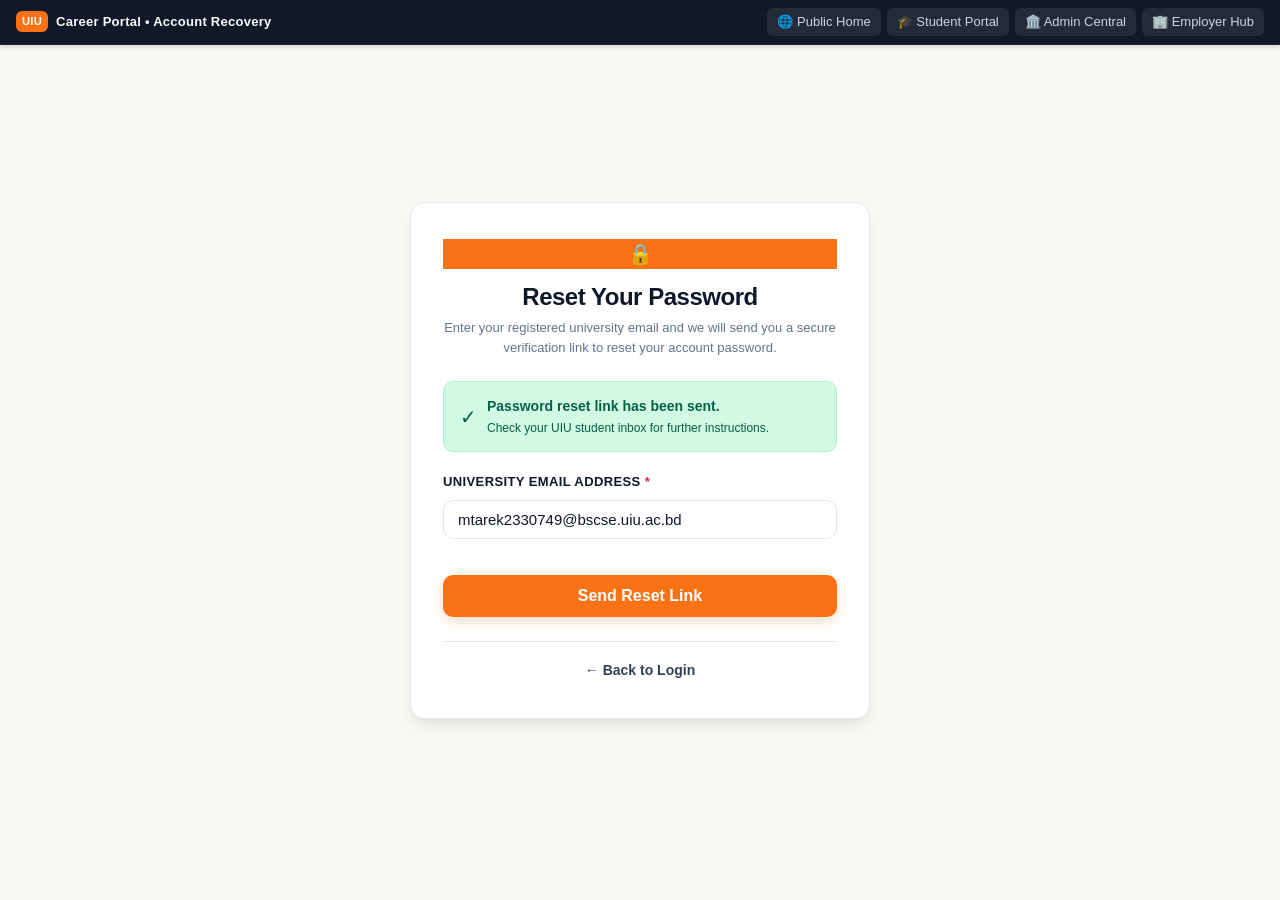
<file: UIU-Career-Portal-main/UIU-Career-Portal-main/pages/auth/forgot-password.html>
<!doctype html>
<html lang="en">
  <head>
    <meta charset="UTF-8" />
    <meta name="viewport" content="width=device-width, initial-scale=1.0" />
    <title>Forgot Password - UIU Career Portal</title>
    <link rel="stylesheet" href="../../style.css" />
  </head>
  <body style="background: var(--bg-warm); min-height: 100vh; display: flex; flex-direction: column;">
    <!-- Top Global Switcher -->
    <header class="role-quick-bar">
      <div class="brand-badge"><span>UIU</span> Career Portal • Account Recovery</div>
      <nav class="role-nav-links">
        <a href="../../index.html" class="role-nav-btn">🌐 Public Home</a>
        <a href="../../student.html" class="role-nav-btn">🎓 Student Portal</a>
        <a href="../../admin.html" class="role-nav-btn">🏛️ Admin Central</a>
        <a href="../../employer.html" class="role-nav-btn">🏢 Employer Hub</a>
      </nav>
    </header>

    <main style="flex: 1; display: flex; align-items: center; justify-content: center; padding: 40px 20px;">
      <div class="portal-card" style="max-width: 460px; width: 100%; box-shadow: var(--shadow-lg); padding: 36px 32px;">
        <div style="text-align: center; margin-bottom: 24px;">
          <div class="brand-logo-sq" style="margin: 0 auto 12px; background: var(--primary); font-size: 1.25rem;">🔒</div>
          <h2 class="text-h2" style="font-size: 1.5rem; margin-bottom: 6px;">Reset Your Password</h2>
          <p class="text-small" style="line-height: 1.5;">
            Enter your registered university email and we will send you a secure verification link to reset your account password.
          </p>
        </div>

        <!-- Static Success State Trigger / Display -->
        <div class="alert-banner alert-success" style="display: flex; align-items: center; gap: 10px; margin-bottom: 20px;">
          <span style="font-size: 1.25rem;">✓</span>
          <div>
            <strong>Password reset link has been sent.</strong>
            <div style="font-size: 0.75rem; margin-top: 2px;">Check your UIU student inbox for further instructions.</div>
          </div>
        </div>

        <form action="#sent-success" method="GET" style="display: flex; flex-direction: column; gap: 16px;">
          <div class="form-group">
            <label class="form-label" for="reset-email">University Email Address <span style="color: var(--color-danger);">*</span></label>
            <input 
              type="email" 
              id="reset-email" 
              name="email" 
              class="form-control" 
              placeholder="e.g. mtarek2330749@bscse.uiu.ac.bd" 
              value="mtarek2330749@bscse.uiu.ac.bd"
              required 
            />
          </div>

          <button type="submit" class="btn-primary" style="justify-content: center; padding: 12px; font-weight: 700; width: 100%;">
            Send Reset Link
          </button>
        </form>

        <div style="text-align: center; margin-top: 24px; padding-top: 16px; border-top: 1px solid var(--border-color);">
          <a href="./login.html" style="color: var(--text-body); font-size: 0.875rem; text-decoration: none; font-weight: 600; display: inline-flex; align-items: center; gap: 6px;">
            ← Back to Login
          </a>
        </div>
      </div>
    </main>

    <!-- Sent Success Confirmation Modal -->
    <div id="sent-success" class="modal-overlay">
      <div class="modal-dialog-box" style="text-align: center;">
        <div style="font-size: 2.75rem; margin-bottom: 12px; color: var(--color-success);">✉️</div>
        <h3 style="font-size: 1.25rem; font-weight: 800; color: var(--text-heading); margin-bottom: 8px;">Check Your Email</h3>
        <p style="font-size: 0.875rem; color: var(--text-body); line-height: 1.6; margin-bottom: 20px;">
          <strong>Password reset link has been sent.</strong> We have dispatched a one-time verification link to your registered email address.
        </p>
        <div style="display: flex; gap: 10px; justify-content: center;">
          <a href="./login.html" class="btn-primary">Return to Login</a>
          <a href="#" class="btn-outline">Resend Email</a>
        </div>
      </div>
    </div>
  </body>
</html>
</file>
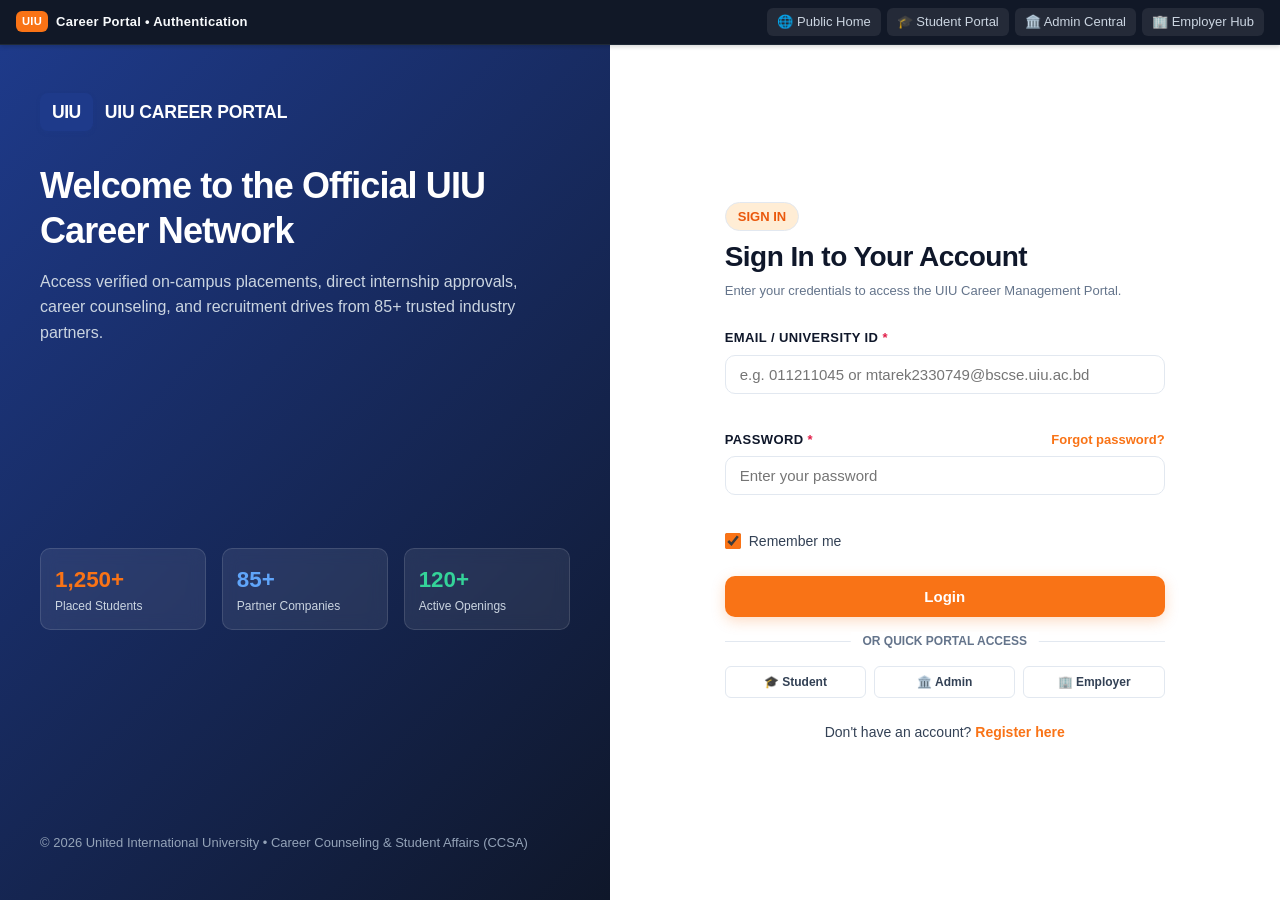
<file: UIU-Career-Portal-main/UIU-Career-Portal-main/pages/auth/login.html>
<!doctype html>
<html lang="en">
  <head>
    <meta charset="UTF-8" />
    <meta name="viewport" content="width=device-width, initial-scale=1.0" />
    <title>Sign In - UIU Career Portal</title>
    <link rel="stylesheet" href="../../style.css" />
  </head>
  <body style="background: var(--bg-page); min-height: 100vh; display: flex; flex-direction: column;">
    <!-- Top Global Switcher -->
    <header class="role-quick-bar">
      <div class="brand-badge"><span>UIU</span> Career Portal • Authentication</div>
      <nav class="role-nav-links">
        <a href="../../index.html" class="role-nav-btn">🌐 Public Home</a>
        <a href="../../student.html" class="role-nav-btn">🎓 Student Portal</a>
        <a href="../../admin.html" class="role-nav-btn">🏛️ Admin Central</a>
        <a href="../../employer.html" class="role-nav-btn">🏢 Employer Hub</a>
      </nav>
    </header>

    <!-- Main Split-Screen Container -->
    <main style="flex: 1; display: grid; grid-template-columns: 1fr 1.1fr; min-height: calc(100vh - 45px);" class="auth-split-grid">
      <!-- Left Visual Hero Banner -->
      <div style="background: linear-gradient(135deg, #1E3A8A 0%, #0F172A 100%); color: #FFF; padding: 48px 40px; display: flex; flex-direction: column; justify-content: space-between; position: relative; overflow: hidden;" class="auth-visual-side">
        <div>
          <div style="display: flex; align-items: center; gap: 12px; margin-bottom: 32px;">
            <div class="uiu-logo-badge" style="font-size: 1.1rem; padding: 6px 12px;">UIU</div>
            <span style="font-size: 1.1rem; font-weight: 800; letter-spacing: -0.01em;">UIU CAREER PORTAL</span>
          </div>
          <h1 style="font-size: 2.25rem; font-weight: 800; line-height: 1.25; margin-bottom: 16px; color: #FFF;">
            Welcome to the Official UIU Career Network
          </h1>
          <p style="font-size: 1rem; color: #CBD5E1; line-height: 1.6; max-width: 480px;">
            Access verified on-campus placements, direct internship approvals, career counseling, and recruitment drives from 85+ trusted industry partners.
          </p>
        </div>

        <!-- Metric highlights on left banner -->
        <div style="display: grid; grid-template-columns: repeat(3, 1fr); gap: 16px; margin: 32px 0;">
          <div style="background: rgba(255, 255, 255, 0.08); border: 1px solid rgba(255, 255, 255, 0.12); padding: 14px; border-radius: var(--radius-md); backdrop-filter: blur(8px);">
            <div style="font-size: 1.4rem; font-weight: 800; color: var(--primary);">1,250+</div>
            <div style="font-size: 0.75rem; color: #CBD5E1;">Placed Students</div>
          </div>
          <div style="background: rgba(255, 255, 255, 0.08); border: 1px solid rgba(255, 255, 255, 0.12); padding: 14px; border-radius: var(--radius-md); backdrop-filter: blur(8px);">
            <div style="font-size: 1.4rem; font-weight: 800; color: #60A5FA;">85+</div>
            <div style="font-size: 0.75rem; color: #CBD5E1;">Partner Companies</div>
          </div>
          <div style="background: rgba(255, 255, 255, 0.08); border: 1px solid rgba(255, 255, 255, 0.12); padding: 14px; border-radius: var(--radius-md); backdrop-filter: blur(8px);">
            <div style="font-size: 1.4rem; font-weight: 800; color: #34D399;">120+</div>
            <div style="font-size: 0.75rem; color: #CBD5E1;">Active Openings</div>
          </div>
        </div>

        <div style="font-size: 0.8125rem; color: #94A3B8;">
          © 2026 United International University • Career Counseling & Student Affairs (CCSA)
        </div>
      </div>

      <!-- Right Form Section -->
      <div style="background: var(--bg-surface); padding: 48px 36px; display: flex; flex-direction: column; justify-content: center; align-items: center;">
        <div style="max-width: 440px; width: 100%;">
          <div style="margin-bottom: 28px;">
            <span class="skill-tag-badge" style="background: var(--primary-light); color: var(--primary-dark); font-weight: 700; margin-bottom: 8px; display: inline-block;">SIGN IN</span>
            <h2 class="text-h2" style="font-size: 1.75rem; margin-bottom: 6px;">Sign In to Your Account</h2>
            <p class="text-small">Enter your credentials to access the UIU Career Management Portal.</p>
          </div>

          <form action="../../student.html#dashboard" method="GET" style="display: flex; flex-direction: column; gap: 16px;">
            <div class="form-group">
              <label class="form-label" for="login-identifier">Email / University ID <span style="color: var(--color-danger);">*</span></label>
              <input 
                type="text" 
                id="login-identifier" 
                name="identifier" 
                class="form-control" 
                placeholder="e.g. 011211045 or mtarek2330749@bscse.uiu.ac.bd" 
                required 
              />
            </div>

            <div class="form-group">
              <div style="display: flex; justify-content: space-between; align-items: center; margin-bottom: 6px;">
                <label class="form-label" for="login-password" style="margin-bottom: 0;">Password <span style="color: var(--color-danger);">*</span></label>
                <a href="./forgot-password.html" style="font-size: 0.8125rem; color: var(--primary); font-weight: 600; text-decoration: none;">Forgot password?</a>
              </div>
              <input 
                type="password" 
                id="login-password" 
                name="password" 
                class="form-control" 
                placeholder="Enter your password" 
                required 
              />
            </div>

            <div style="display: flex; justify-content: space-between; align-items: center;">
              <label class="checkbox-item-label" style="font-size: 0.875rem; cursor: pointer;">
                <input type="checkbox" name="remember" class="custom-checkbox" checked /> Remember me
              </label>
            </div>

            <button type="submit" class="btn-primary" style="justify-content: center; padding: 12px; font-size: 0.9375rem; font-weight: 700; width: 100%;">
              Login
            </button>
          </form>

          <div style="position: relative; text-align: center; margin: 24px 0;">
            <hr style="border: 0; border-top: 1px solid var(--border-color);" />
            <span style="position: absolute; top: 50%; left: 50%; transform: translate(-50%, -50%); background: var(--bg-surface); padding: 0 12px; font-size: 0.75rem; color: var(--text-muted); font-weight: 600;">
              OR QUICK PORTAL ACCESS
            </span>
          </div>

          <div style="display: grid; grid-template-columns: 1fr 1fr 1fr; gap: 8px; margin-bottom: 24px;">
            <a href="../../student.html" class="btn-outline btn-sm" style="justify-content: center; text-align: center; font-size: 0.75rem;">🎓 Student</a>
            <a href="../../admin.html" class="btn-outline btn-sm" style="justify-content: center; text-align: center; font-size: 0.75rem;">🏛️ Admin</a>
            <a href="../../employer.html" class="btn-outline btn-sm" style="justify-content: center; text-align: center; font-size: 0.75rem;">🏢 Employer</a>
          </div>

          <div style="text-align: center; font-size: 0.875rem; color: var(--text-body);">
            Don't have an account? 
            <a href="./register.html" style="color: var(--primary); font-weight: 700; text-decoration: none;">Register here</a>
          </div>
        </div>
      </div>
    </main>
  </body>
</html>
</file>
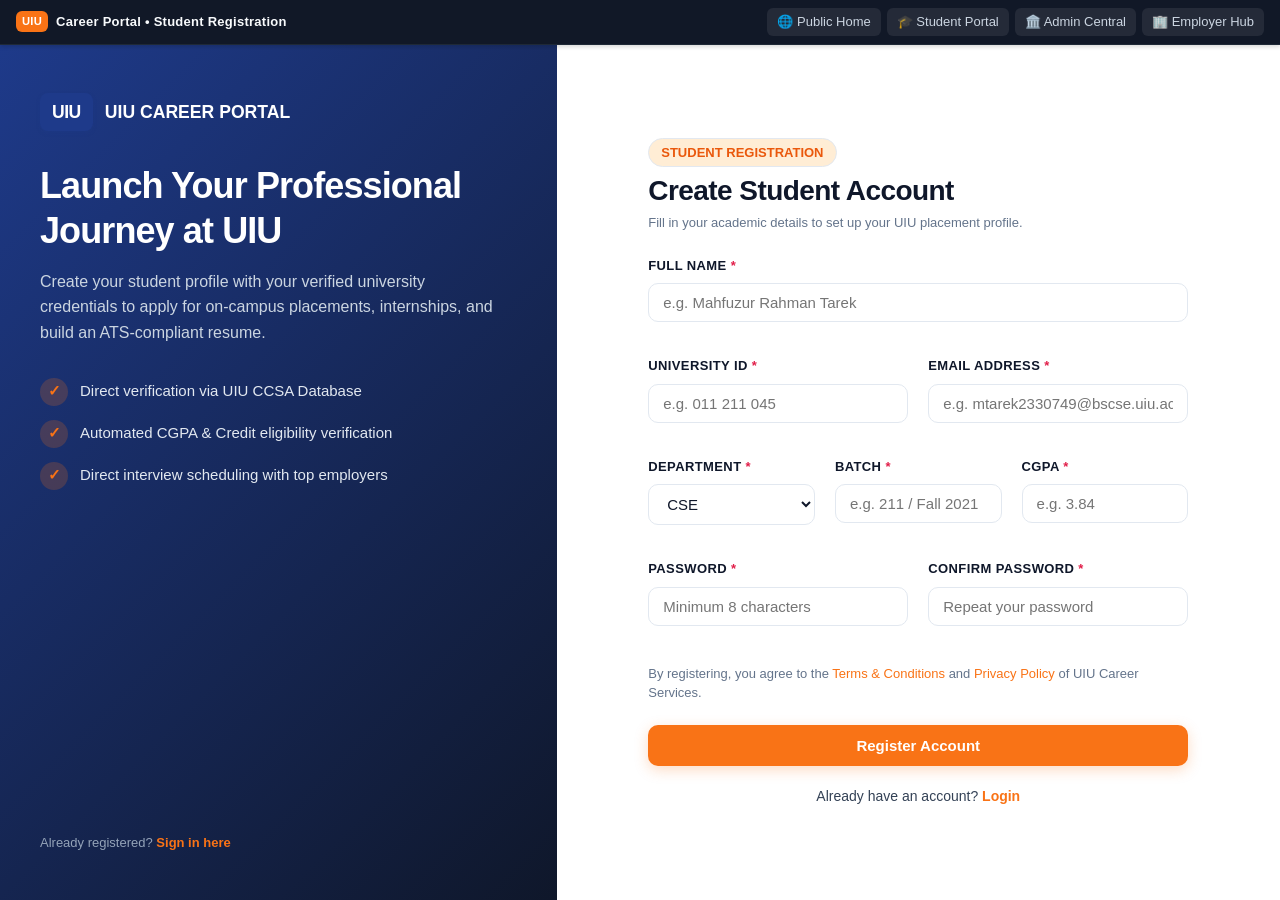
<file: UIU-Career-Portal-main/UIU-Career-Portal-main/pages/auth/register.html>
<!doctype html>
<html lang="en">
  <head>
    <meta charset="UTF-8" />
    <meta name="viewport" content="width=device-width, initial-scale=1.0" />
    <title>Create Student Account - UIU Career Portal</title>
    <link rel="stylesheet" href="../../style.css" />
  </head>
  <body style="background: var(--bg-page); min-height: 100vh; display: flex; flex-direction: column;">
    <!-- Top Global Switcher -->
    <header class="role-quick-bar">
      <div class="brand-badge"><span>UIU</span> Career Portal • Student Registration</div>
      <nav class="role-nav-links">
        <a href="../../index.html" class="role-nav-btn">🌐 Public Home</a>
        <a href="../../student.html" class="role-nav-btn">🎓 Student Portal</a>
        <a href="../../admin.html" class="role-nav-btn">🏛️ Admin Central</a>
        <a href="../../employer.html" class="role-nav-btn">🏢 Employer Hub</a>
      </nav>
    </header>

    <!-- Main Registration Split Layout -->
    <main style="flex: 1; display: grid; grid-template-columns: 1fr 1.3fr; min-height: calc(100vh - 45px);" class="auth-split-grid">
      <!-- Left Visual Hero Banner -->
      <div style="background: linear-gradient(135deg, #1E3A8A 0%, #0F172A 100%); color: #FFF; padding: 48px 40px; display: flex; flex-direction: column; justify-content: space-between;" class="auth-visual-side">
        <div>
          <div style="display: flex; align-items: center; gap: 12px; margin-bottom: 32px;">
            <div class="uiu-logo-badge" style="font-size: 1.1rem; padding: 6px 12px;">UIU</div>
            <span style="font-size: 1.1rem; font-weight: 800;">UIU CAREER PORTAL</span>
          </div>
          <h1 style="font-size: 2.25rem; font-weight: 800; line-height: 1.25; margin-bottom: 16px; color: #FFF;">
            Launch Your Professional Journey at UIU
          </h1>
          <p style="font-size: 1rem; color: #CBD5E1; line-height: 1.6; max-width: 460px;">
            Create your student profile with your verified university credentials to apply for on-campus placements, internships, and build an ATS-compliant resume.
          </p>

          <div style="margin-top: 32px; display: flex; flex-direction: column; gap: 14px;">
            <div style="display: flex; align-items: center; gap: 12px; font-size: 0.9375rem; color: #E2E8F0;">
              <span style="background: rgba(249, 115, 22, 0.2); color: var(--primary); width: 28px; height: 28px; border-radius: 50%; display: flex; align-items: center; justify-content: center; font-weight: 800;">✓</span>
              Direct verification via UIU CCSA Database
            </div>
            <div style="display: flex; align-items: center; gap: 12px; font-size: 0.9375rem; color: #E2E8F0;">
              <span style="background: rgba(249, 115, 22, 0.2); color: var(--primary); width: 28px; height: 28px; border-radius: 50%; display: flex; align-items: center; justify-content: center; font-weight: 800;">✓</span>
              Automated CGPA & Credit eligibility verification
            </div>
            <div style="display: flex; align-items: center; gap: 12px; font-size: 0.9375rem; color: #E2E8F0;">
              <span style="background: rgba(249, 115, 22, 0.2); color: var(--primary); width: 28px; height: 28px; border-radius: 50%; display: flex; align-items: center; justify-content: center; font-weight: 800;">✓</span>
              Direct interview scheduling with top employers
            </div>
          </div>
        </div>

        <div style="font-size: 0.8125rem; color: #94A3B8;">
          Already registered? <a href="./login.html" style="color: var(--primary); font-weight: 700; text-decoration: none;">Sign in here</a>
        </div>
      </div>

      <!-- Right Form Section -->
      <div style="background: var(--bg-surface); padding: 40px 36px; display: flex; flex-direction: column; justify-content: center; overflow-y: auto;">
        <div style="max-width: 540px; width: 100%; margin: 0 auto;">
          <div style="margin-bottom: 24px;">
            <span class="skill-tag-badge" style="background: var(--primary-light); color: var(--primary-dark); font-weight: 700; margin-bottom: 6px; display: inline-block;">STUDENT REGISTRATION</span>
            <h2 class="text-h2" style="font-size: 1.75rem; margin-bottom: 4px;">Create Student Account</h2>
            <p class="text-small">Fill in your academic details to set up your UIU placement profile.</p>
          </div>

          <form action="#registration-success" method="GET" style="display: flex; flex-direction: column; gap: 14px;">
            <!-- Full Name -->
            <div class="form-group">
              <label class="form-label" for="reg-fullname">Full Name <span style="color: var(--color-danger);">*</span></label>
              <input type="text" id="reg-fullname" name="fullname" class="form-control" placeholder="e.g. Mahfuzur Rahman Tarek" required />
            </div>

            <!-- University ID & Email Row -->
            <div class="form-grid-2">
              <div class="form-group">
                <label class="form-label" for="reg-uni-id">University ID <span style="color: var(--color-danger);">*</span></label>
                <input type="text" id="reg-uni-id" name="university_id" class="form-control" placeholder="e.g. 011 211 045" required />
              </div>
              <div class="form-group">
                <label class="form-label" for="reg-email">Email Address <span style="color: var(--color-danger);">*</span></label>
                <input type="email" id="reg-email" name="email" class="form-control" placeholder="e.g. mtarek2330749@bscse.uiu.ac.bd" required />
              </div>
            </div>

            <!-- Department, Batch, CGPA Row -->
            <div class="form-grid-3">
              <div class="form-group">
                <label class="form-label" for="reg-department">Department <span style="color: var(--color-danger);">*</span></label>
                <select id="reg-department" name="department" class="form-control" required>
                  <option value="">Select Department</option>
                  <option value="CSE" selected>CSE</option>
                  <option value="EEE">EEE</option>
                  <option value="BBA">BBA</option>
                  <option value="Civil">Civil Engineering</option>
                  <option value="Economics">Economics</option>
                  <option value="Data Science">Data Science</option>
                </select>
              </div>
              <div class="form-group">
                <label class="form-label" for="reg-batch">Batch <span style="color: var(--color-danger);">*</span></label>
                <input type="text" id="reg-batch" name="batch" class="form-control" placeholder="e.g. 211 / Fall 2021" required />
              </div>
              <div class="form-group">
                <label class="form-label" for="reg-cgpa">CGPA <span style="color: var(--color-danger);">*</span></label>
                <input type="number" step="0.01" min="2.00" max="4.00" id="reg-cgpa" name="cgpa" class="form-control" placeholder="e.g. 3.84" required />
              </div>
            </div>

            <!-- Password & Confirm Password Row -->
            <div class="form-grid-2">
              <div class="form-group">
                <label class="form-label" for="reg-password">Password <span style="color: var(--color-danger);">*</span></label>
                <input type="password" id="reg-password" name="password" class="form-control" placeholder="Minimum 8 characters" required />
              </div>
              <div class="form-group">
                <label class="form-label" for="reg-confirm-password">Confirm Password <span style="color: var(--color-danger);">*</span></label>
                <input type="password" id="reg-confirm-password" name="confirm_password" class="form-control" placeholder="Repeat your password" required />
              </div>
            </div>

            <div style="font-size: 0.8125rem; color: var(--text-muted); margin-top: 4px;">
              By registering, you agree to the <a href="../../index.html#terms-modal" style="color: var(--primary);">Terms & Conditions</a> and <a href="../../index.html#privacy-modal" style="color: var(--primary);">Privacy Policy</a> of UIU Career Services.
            </div>

            <button type="submit" class="btn-primary" style="justify-content: center; padding: 12px; font-size: 0.9375rem; font-weight: 700; width: 100%; margin-top: 8px;">
              Register Account
            </button>
          </form>

          <div style="text-align: center; margin-top: 20px; font-size: 0.875rem; color: var(--text-body);">
            Already have an account? 
            <a href="./login.html" style="color: var(--primary); font-weight: 700; text-decoration: none;">Login</a>
          </div>
        </div>
      </div>
    </main>

    <!-- Registration Success Modal -->
    <div id="registration-success" class="modal-overlay">
      <div class="modal-dialog-box" style="text-align: center;">
        <div style="font-size: 3rem; margin-bottom: 12px;">🎉</div>
        <h3 style="font-size: 1.35rem; font-weight: 800; color: var(--text-heading); margin-bottom: 8px;">Account Created Successfully!</h3>
        <p style="font-size: 0.875rem; color: var(--text-body); line-height: 1.6; margin-bottom: 20px;">
          Your student registration has been received. Your profile has been pre-verified with the UIU Academic Database.
        </p>
        <div style="display: flex; gap: 10px; justify-content: center;">
          <a href="./login.html" class="btn-primary">Proceed to Login</a>
          <a href="../../student.html" class="btn-outline">Open Student Portal</a>
        </div>
      </div>
    </div>
  </body>
</html>
</file>
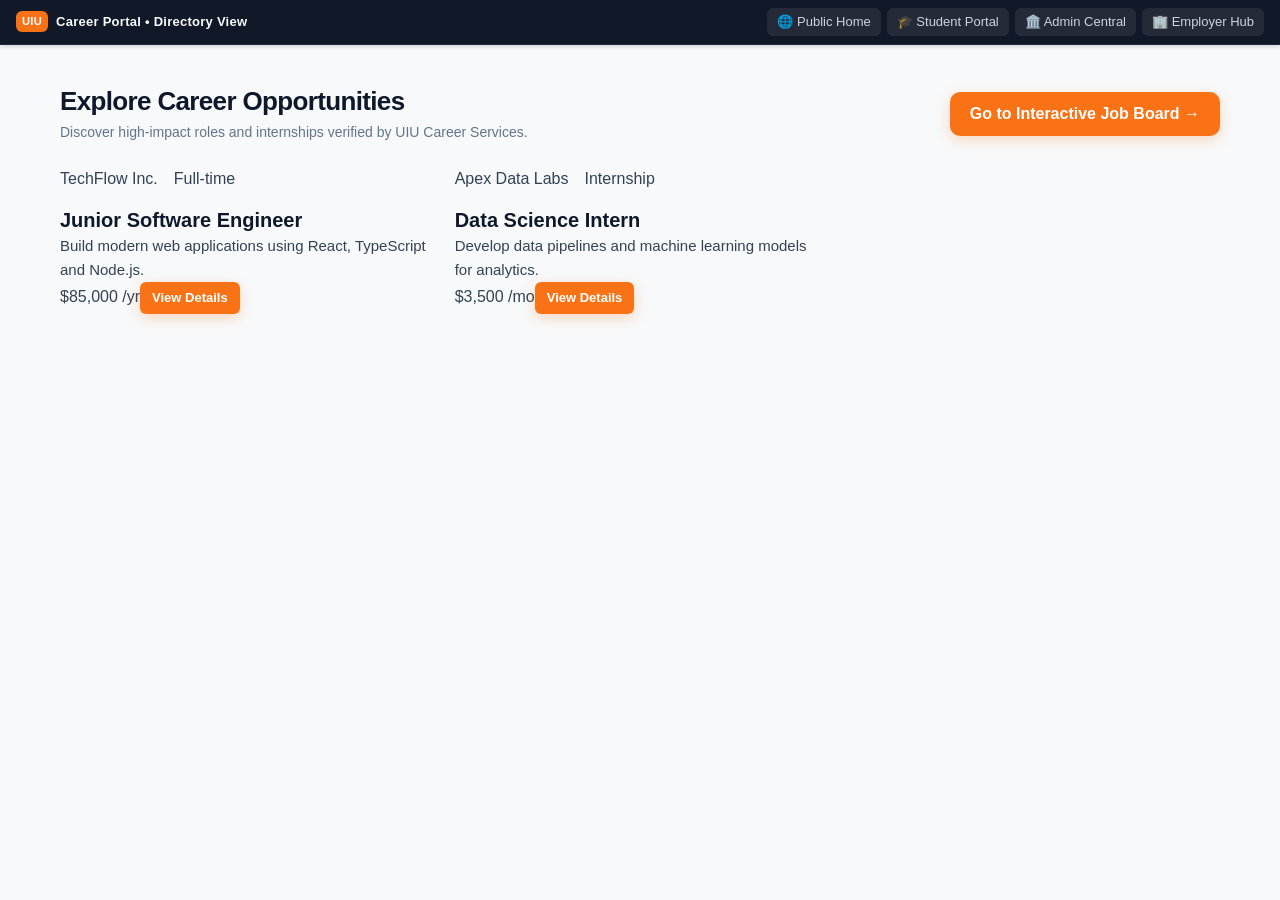
<file: UIU-Career-Portal-main/UIU-Career-Portal-main/pages/public/jobs.html>
<!doctype html>
<html lang="en">
  <head>
    <meta charset="UTF-8" />
    <meta name="viewport" content="width=device-width, initial-scale=1.0" />
    <title>All Jobs - UIU Career Portal</title>
    <link rel="stylesheet" href="../../style.css" />
  </head>
  <body>
    <header class="role-quick-bar">
      <div class="brand-badge"><span>UIU</span> Career Portal • Directory View</div>
      <nav class="role-nav-links">
        <a href="../../index.html" class="role-nav-btn">🌐 Public Home</a>
        <a href="../../student.html" class="role-nav-btn">🎓 Student Portal</a>
        <a href="../../admin.html" class="role-nav-btn">🏛️ Admin Central</a>
        <a href="../../employer.html" class="role-nav-btn">🏢 Employer Hub</a>
      </nav>
    </header>
    <div style="padding: 40px 20px; max-width: 1200px; margin: 0 auto;">
      <div class="page-title-row">
        <div>
          <h1 class="page-main-heading">Explore Career Opportunities</h1>
          <p class="page-subheading">Discover high-impact roles and internships verified by UIU Career Services.</p>
        </div>
        <a href="../../student.html#browse-jobs" class="btn-primary">Go to Interactive Job Board →</a>
      </div>
      <div class="featured-jobs-grid" style="margin-top: 24px;">
        <div class="job-card-item">
          <div class="job-card-top"><span class="company-tag">TechFlow Inc.</span><span class="job-type-pill pill-fulltime">Full-time</span></div>
          <h3 class="job-role-title">Junior Software Engineer</h3>
          <p class="job-card-desc">Build modern web applications using React, TypeScript and Node.js.</p>
          <div class="job-card-bottom"><span class="job-salary-text">$85,000 /yr</span><a href="../../student.html#job-detail" class="btn-primary btn-sm">View Details</a></div>
        </div>
        <div class="job-card-item">
          <div class="job-card-top"><span class="company-tag">Apex Data Labs</span><span class="job-type-pill pill-internship">Internship</span></div>
          <h3 class="job-role-title">Data Science Intern</h3>
          <p class="job-card-desc">Develop data pipelines and machine learning models for analytics.</p>
          <div class="job-card-bottom"><span class="job-salary-text">$3,500 /mo</span><a href="../../student.html#job-detail" class="btn-primary btn-sm">View Details</a></div>
        </div>
      </div>
    </div>
  </body>
</html>
</file>
<file: UIU-Career-Portal-main/UIU-Career-Portal-main/style.css>
/* UIU Career Portal - Pure Modern CSS3 Stylesheet */

:root {
  /* Brand & Theme Colors */
  --primary: #F97316;
  --primary-dark: #EA580C;
  --primary-light: #FFEDD5;
  --primary-subtle: #FFF7ED;
  
  --secondary: #1E3A8A;
  --secondary-dark: #172554;
  --secondary-light: #DBEAFE;
  
  --accent: #E0651A;
  --accent-blue: #0284C7;
  --accent-purple: #7C3AED;
  
  --sidebar-orange: #FF7D2B;
  --sidebar-orange-dark: #E66818;
  --admin-accent: #EA580C;
  --employer-accent: #E0651A;
  
  /* Background & Surface Colors */
  --bg-page: #F8F9FA;
  --bg-warm: #FAF8F5;
  --bg-card: #FFFFFF;
  --bg-surface: #FFFFFF;
  --bg-muted: #F1F5F9;
  --bg-subtle: #F8FAFC;
  
  /* Text Colors */
  --text-main: #0F172A;
  --text-heading: #0F172A;
  --text-body: #334155;
  --text-muted: #64748B;
  --text-light: #94A3B8;
  --text-white: #FFFFFF;
  
  /* Border Colors */
  --border-color: #E2E8F0;
  --border-light: #F1F5F9;
  --border-muted: #CBD5E1;
  --border-accent: #FED7AA;
  
  /* Functional & Feedback Colors (Success, Warning, Danger, Info) */
  --color-success: #059669;
  --color-success-bg: #D1FAE5;
  --color-success-border: #A7F3D0;
  
  --color-warning: #D97706;
  --color-warning-bg: #FEF3C7;
  --color-warning-border: #FDE68A;
  
  --color-danger: #E11D48;
  --color-danger-bg: #FFE4E6;
  --color-danger-border: #FECDD3;
  
  --color-info: #0284C7;
  --color-info-bg: #E0F2FE;
  --color-info-border: #BAE6FD;
  
  /* Status Badges */
  --status-pending-bg: #FEF3C7;
  --status-pending-text: #D97706;
  --status-verified-bg: #D1FAE5;
  --status-verified-text: #059669;
  --status-review-bg: #FFEDD5;
  --status-review-text: #EA580C;
  --status-shortlist-bg: #E0E7FF;
  --status-shortlist-text: #4F46E5;
  --status-rejected-bg: #FFE4E6;
  --status-rejected-text: #E11D48;
  --status-applied-bg: #E0F2FE;
  --status-applied-text: #0284C7;
  --status-interview-bg: #EDE9FE;
  --status-interview-text: #7C3AED;
  
  /* Radius Scales */
  --radius-xs: 4px;
  --radius-sm: 6px;
  --radius-md: 10px;
  --radius-lg: 14px;
  --radius-xl: 20px;
  --radius-full: 9999px;
  
  /* Shadow Scales */
  --shadow-xs: 0 1px 2px 0 rgba(0, 0, 0, 0.04);
  --shadow-sm: 0 1px 3px 0 rgba(0, 0, 0, 0.06);
  --shadow-md: 0 4px 6px -1px rgba(0, 0, 0, 0.07), 0 2px 4px -2px rgba(0, 0, 0, 0.05);
  --shadow-lg: 0 10px 15px -3px rgba(0, 0, 0, 0.08), 0 4px 6px -4px rgba(0, 0, 0, 0.04);
  --shadow-xl: 0 20px 25px -5px rgba(0, 0, 0, 0.1), 0 10px 10px -5px rgba(0, 0, 0, 0.04);
  --shadow-orange: 0 4px 14px 0 rgba(249, 115, 22, 0.25);
  
  /* Typography System Tokens */
  --font-main: -apple-system, BlinkMacSystemFont, "Segoe UI", Roboto, "Helvetica Neue", Arial, sans-serif;
  --font-mono: ui-monospace, SFMono-Regular, Menlo, Monaco, Consolas, monospace;
}

/* Typography Utility Classes */
h1, .text-h1 {
  font-size: 1.875rem;
  font-weight: 800;
  color: var(--text-heading);
  letter-spacing: -0.025em;
  line-height: 1.25;
}

h2, .text-h2 {
  font-size: 1.5rem;
  font-weight: 700;
  color: var(--text-heading);
  letter-spacing: -0.02em;
  line-height: 1.3;
}

h3, .text-h3 {
  font-size: 1.25rem;
  font-weight: 700;
  color: var(--text-heading);
  line-height: 1.35;
}

h4, .text-h4 {
  font-size: 1.05rem;
  font-weight: 600;
  color: var(--text-heading);
  line-height: 1.4;
}

p, .text-body {
  font-size: 0.9375rem;
  color: var(--text-body);
  line-height: 1.6;
}

.text-small {
  font-size: 0.8125rem;
  color: var(--text-muted);
  line-height: 1.4;
}

.text-label {
  font-size: 0.875rem;
  font-weight: 600;
  color: var(--text-main);
  display: inline-block;
  margin-bottom: 6px;
}

.text-caption {
  font-size: 0.75rem;
  color: var(--text-light);
  line-height: 1.3;
}

/* Alert System */
.alert-banner {
  display: flex;
  align-items: flex-start;
  gap: 12px;
  padding: 14px 16px;
  border-radius: var(--radius-md);
  font-size: 0.875rem;
  margin-bottom: 16px;
  border: 1px solid transparent;
}
.alert-success {
  background: var(--color-success-bg);
  color: #065F46;
  border-color: var(--color-success-border);
}
.alert-warning {
  background: var(--color-warning-bg);
  color: #92400E;
  border-color: var(--color-warning-border);
}
.alert-danger {
  background: var(--color-danger-bg);
  color: #9F1239;
  border-color: var(--color-danger-border);
}
.alert-info {
  background: var(--color-info-bg);
  color: #075985;
  border-color: var(--color-info-border);
}

/* Empty, Loading & Error States */
.empty-state-box {
  text-align: center;
  padding: 48px 24px;
  background: var(--bg-card);
  border: 1px dashed var(--border-color);
  border-radius: var(--radius-lg);
}
.empty-state-icon {
  font-size: 3rem;
  margin-bottom: 12px;
  opacity: 0.7;
}
.empty-state-title {
  font-size: 1.125rem;
  font-weight: 700;
  color: var(--text-main);
  margin-bottom: 6px;
}
.empty-state-desc {
  font-size: 0.875rem;
  color: var(--text-muted);
  max-width: 400px;
  margin: 0 auto 16px;
}

.loading-skeleton {
  background: linear-gradient(90deg, #F1F5F9 25%, #E2E8F0 50%, #F1F5F9 75%);
  background-size: 200% 100%;
  animation: skeletonPulse 1.5s infinite;
  border-radius: var(--radius-sm);
  height: 16px;
  margin-bottom: 8px;
}
@keyframes skeletonPulse {
  0% { background-position: 200% 0; }
  100% { background-position: -200% 0; }
}

.error-state-box {
  text-align: center;
  padding: 32px 20px;
  background: #FFF1F2;
  border: 1px solid #FECDD3;
  border-radius: var(--radius-lg);
  color: #9F1239;
}

/* Reset & Box Sizing */
*, *::before, *::after {
  box-sizing: border-box;
  margin: 0;
  padding: 0;
}

html {
  font-size: 16px;
  scroll-behavior: smooth;
  font-family: var(--font-main);
  background-color: var(--bg-page);
  color: var(--text-body);
  line-height: 1.5;
}

body {
  min-height: 100vh;
  display: flex;
  flex-direction: column;
  background-color: var(--bg-page);
}

a {
  color: inherit;
  text-decoration: none;
}

button, input, select, textarea {
  font-family: inherit;
  font-size: inherit;
}

/* Screen Controller & Visibility System using CSS :target */
.view-section {
  display: none;
  opacity: 0;
  animation: fadeIn 0.25s ease forwards;
}

/* Default view when no hash or when #landing is active */
#view-landing:target,
body:not(:has(:target)) #view-landing {
  display: block;
  opacity: 1;
}

/* Active screens */
#view-landing:target { display: block; opacity: 1; }
#view-student-dashboard:target { display: block; opacity: 1; }
#view-student-jobs:target { display: block; opacity: 1; }
#view-student-job-detail:target { display: block; opacity: 1; }
#view-student-applications:target { display: block; opacity: 1; }
#view-student-resume:target { display: block; opacity: 1; }
#view-student-companies:target { display: block; opacity: 1; }
#view-student-messages:target { display: block; opacity: 1; }
#view-student-stats:target { display: block; opacity: 1; }
#view-student-profile:target { display: block; opacity: 1; }
#view-student-settings:target { display: block; opacity: 1; }

#view-admin-dashboard:target { display: block; opacity: 1; }
#view-admin-companies-pending:target { display: block; opacity: 1; }
#view-admin-companies-approved:target { display: block; opacity: 1; }
#view-admin-jobs-approved:target { display: block; opacity: 1; }
#view-admin-jobs-pending:target { display: block; opacity: 1; }
#view-admin-internships:target { display: block; opacity: 1; }
#view-admin-analytics:target { display: block; opacity: 1; }
#view-admin-placement-records:target { display: block; opacity: 1; }
#view-admin-reports:target { display: block; opacity: 1; }
#view-admin-settings:target { display: block; opacity: 1; }

#view-employer-dashboard:target { display: block; opacity: 1; }
#view-employer-post-job:target { display: block; opacity: 1; }
#view-employer-post-internship:target { display: block; opacity: 1; }
#view-employer-profile:target { display: block; opacity: 1; }
#view-employer-settings:target { display: block; opacity: 1; }
#view-employer-applications:target { display: block; opacity: 1; }
#view-employer-shortlisted:target { display: block; opacity: 1; }
#view-employer-internships:target { display: block; opacity: 1; }
#view-employer-messages:target { display: block; opacity: 1; }
#view-employer-reports:target { display: block; opacity: 1; }

/* In case :has isn't matched initially, provide fallback */
body:not(:target) #view-landing {
  display: block;
}
:target ~ #view-landing {
  display: none;
}

@keyframes fadeIn {
  from { opacity: 0; transform: translateY(4px); }
  to { opacity: 1; transform: translateY(0); }
}

/* Master Universal Switcher Bar (Sticky at Top) */
.role-quick-bar {
  background: #111827;
  color: #F8FAFC;
  padding: 8px 16px;
  font-size: 0.8125rem;
  display: flex;
  align-items: center;
  justify-content: space-between;
  border-bottom: 1px solid #1F2937;
  position: sticky;
  top: 0;
  z-index: 1000;
  box-shadow: 0 2px 4px rgba(0,0,0,0.15);
}

.role-quick-bar .brand-badge {
  display: flex;
  align-items: center;
  gap: 8px;
  font-weight: 700;
  letter-spacing: 0.02em;
}

.role-quick-bar .brand-badge span {
  background: var(--primary);
  color: #FFF;
  padding: 2px 6px;
  border-radius: var(--radius-sm);
  font-size: 0.7rem;
  font-weight: 800;
}

.role-nav-links {
  display: flex;
  align-items: center;
  gap: 6px;
  flex-wrap: wrap;
}

.role-nav-btn {
  padding: 4px 10px;
  border-radius: var(--radius-sm);
  background: rgba(255, 255, 255, 0.08);
  color: #CBD5E1;
  font-weight: 500;
  transition: all 0.2s ease;
  display: inline-flex;
  align-items: center;
  gap: 5px;
}

.role-nav-btn:hover {
  background: var(--primary);
  color: #FFF;
}

.role-nav-dropdown {
  position: relative;
  display: inline-block;
}

.role-dropdown-btn {
  cursor: pointer;
  padding: 4px 10px;
  border-radius: var(--radius-sm);
  background: rgba(255, 255, 255, 0.12);
  color: #FFF;
  font-weight: 600;
  border: none;
}

.role-dropdown-content {
  display: none;
  position: absolute;
  top: 100%;
  right: 0;
  background: #1E293B;
  min-width: 200px;
  border-radius: var(--radius-md);
  box-shadow: 0 10px 25px rgba(0,0,0,0.3);
  padding: 6px;
  z-index: 1001;
  border: 1px solid #334155;
}

.role-dropdown-content a {
  display: block;
  padding: 6px 10px;
  color: #E2E8F0;
  border-radius: var(--radius-sm);
  font-size: 0.775rem;
}

.role-dropdown-content a:hover {
  background: var(--primary);
  color: #FFF;
}

.role-nav-dropdown:hover .role-dropdown-content {
  display: block;
}

/* ==========================================================================
   PUBLIC LANDING PAGE (Page 1 in PDF)
   ========================================================================== */
.landing-header {
  background: #FFF;
  border-bottom: 1px solid var(--border-color);
  padding: 16px 24px;
}

.landing-nav-container {
  max-width: 1200px;
  margin: 0 auto;
  display: flex;
  align-items: center;
  justify-content: space-between;
}

.logo-group {
  display: flex;
  align-items: center;
  gap: 12px;
}

.uiu-logo-badge {
  background: #1E3A8A;
  color: #FFF;
  font-weight: 900;
  font-size: 1rem;
  padding: 6px 10px;
  border-radius: 8px;
  letter-spacing: -0.5px;
  display: inline-flex;
  align-items: center;
  gap: 4px;
  box-shadow: 0 2px 4px rgba(30, 58, 138, 0.2);
}

.logo-text-title {
  font-size: 1.125rem;
  font-weight: 800;
  color: var(--text-main);
  line-height: 1.1;
  letter-spacing: -0.02em;
}

.logo-text-title span {
  display: block;
  font-size: 0.75rem;
  font-weight: 600;
  color: var(--primary);
  letter-spacing: 0.08em;
  text-transform: uppercase;
}

.landing-nav-menu {
  display: flex;
  align-items: center;
  gap: 28px;
  list-style: none;
}

.landing-nav-menu a {
  font-weight: 500;
  color: var(--text-body);
  transition: color 0.15s;
}

.landing-nav-menu a:hover,
.landing-nav-menu a.active {
  color: var(--primary);
}

.landing-auth-buttons {
  display: flex;
  align-items: center;
  gap: 12px;
}

.btn-landing-login {
  background: #FFF;
  border: 1px solid var(--border-color);
  padding: 8px 18px;
  border-radius: var(--radius-sm);
  font-weight: 600;
  color: var(--text-main);
  transition: all 0.2s;
}

.btn-landing-login:hover {
  background: var(--bg-muted);
}

.btn-landing-register {
  background: var(--primary);
  border: 1px solid var(--primary);
  padding: 8px 20px;
  border-radius: var(--radius-sm);
  font-weight: 600;
  color: #FFF;
  transition: all 0.2s;
  box-shadow: var(--shadow-orange);
}

.btn-landing-register:hover {
  background: var(--primary-dark);
}

/* Landing Hero Section */
.landing-hero {
  background: linear-gradient(180deg, #FFF7ED 0%, #FAF8F5 100%);
  padding: 60px 24px;
  position: relative;
  overflow: hidden;
  border-bottom: 1px solid var(--border-light);
}

.landing-hero-container {
  max-width: 1200px;
  margin: 0 auto;
  display: grid;
  grid-template-columns: 1.1fr 0.9fr;
  gap: 48px;
  align-items: center;
}

.landing-hero-content h1 {
  font-size: 3.25rem;
  font-weight: 900;
  line-height: 1.1;
  color: var(--text-main);
  margin-bottom: 16px;
  letter-spacing: -0.03em;
}

.landing-hero-content h1 span {
  color: var(--text-main);
  display: block;
}

.landing-hero-content p {
  font-size: 1.25rem;
  color: var(--text-muted);
  margin-bottom: 32px;
  max-width: 500px;
}

.hero-action-buttons {
  display: flex;
  align-items: center;
  gap: 16px;
  margin-bottom: 48px;
}

.btn-hero-primary {
  background: var(--primary);
  color: #FFF;
  font-weight: 700;
  padding: 14px 28px;
  border-radius: var(--radius-md);
  font-size: 1rem;
  box-shadow: var(--shadow-orange);
  transition: transform 0.2s, background 0.2s;
}

.btn-hero-primary:hover {
  background: var(--primary-dark);
  transform: translateY(-2px);
}

.btn-hero-secondary {
  background: #FFF;
  color: var(--primary-dark);
  border: 1px solid var(--border-accent);
  font-weight: 700;
  padding: 14px 28px;
  border-radius: var(--radius-md);
  font-size: 1rem;
  transition: all 0.2s;
}

.btn-hero-secondary:hover {
  background: #FFF;
  border-color: var(--primary);
  box-shadow: var(--shadow-sm);
}

.hero-stats-row {
  display: flex;
  gap: 40px;
}

.hero-stat-item .stat-num {
  font-size: 2rem;
  font-weight: 800;
  color: var(--primary);
  line-height: 1;
}

.hero-stat-item .stat-label {
  font-size: 0.875rem;
  color: var(--text-muted);
  font-weight: 600;
  margin-top: 4px;
}

.hero-illustration-box {
  position: relative;
  display: flex;
  justify-content: center;
  align-items: center;
}

.hero-avatar-card {
  background: #FFF;
  padding: 24px;
  border-radius: var(--radius-xl);
  box-shadow: var(--shadow-lg);
  border: 1px solid var(--border-color);
  text-align: center;
  max-width: 380px;
  width: 100%;
}

.hero-avatar-img {
  width: 160px;
  height: 160px;
  border-radius: var(--radius-full);
  background: #FED7AA;
  margin: 0 auto 16px;
  display: flex;
  align-items: center;
  justify-content: center;
  font-size: 4rem;
  box-shadow: 0 8px 20px rgba(249, 115, 22, 0.2);
}

/* Landing Featured Sections */
.landing-section {
  max-width: 1200px;
  margin: 60px auto;
  padding: 0 24px;
}

.section-header-flex {
  display: flex;
  align-items: center;
  justify-content: space-between;
  margin-bottom: 28px;
}

.section-title {
  font-size: 1.625rem;
  font-weight: 800;
  color: var(--text-main);
}

.section-link-all {
  color: var(--primary);
  font-weight: 600;
  font-size: 0.9375rem;
}

.featured-jobs-grid {
  display: grid;
  grid-template-columns: repeat(3, 1fr);
  gap: 24px;
}

.landing-job-card {
  background: #FFF;
  border: 1px solid var(--border-color);
  border-radius: var(--radius-lg);
  padding: 24px;
  box-shadow: var(--shadow-sm);
  transition: all 0.2s ease;
  position: relative;
}

.landing-job-card:hover {
  border-color: var(--primary);
  box-shadow: var(--shadow-md);
  transform: translateY(-3px);
}

.job-card-top {
  display: flex;
  align-items: flex-start;
  gap: 16px;
  margin-bottom: 16px;
}

.job-company-icon {
  width: 48px;
  height: 48px;
  background: #F1F5F9;
  border-radius: var(--radius-md);
  display: flex;
  align-items: center;
  justify-content: center;
  font-weight: 800;
  color: var(--primary-dark);
  font-size: 1.25rem;
  flex-shrink: 0;
}

.job-title-h3 {
  font-size: 1.125rem;
  font-weight: 700;
  color: var(--text-main);
  margin-bottom: 4px;
}

.job-company-sub {
  font-size: 0.875rem;
  color: var(--text-muted);
  font-weight: 500;
}

.job-meta-chips {
  display: flex;
  flex-wrap: wrap;
  gap: 8px;
  margin-bottom: 16px;
}

.meta-chip {
  background: var(--bg-muted);
  color: var(--text-body);
  font-size: 0.775rem;
  font-weight: 600;
  padding: 4px 10px;
  border-radius: var(--radius-full);
}

.job-deadline-text {
  font-size: 0.8125rem;
  color: var(--text-muted);
  border-top: 1px solid var(--border-light);
  padding-top: 12px;
  display: flex;
  justify-content: space-between;
  align-items: center;
}

.featured-companies-grid {
  display: grid;
  grid-template-columns: repeat(3, 1fr);
  gap: 24px;
}

.landing-company-card {
  background: #FFF;
  border: 1px solid var(--border-color);
  border-radius: var(--radius-lg);
  padding: 24px;
  text-align: center;
  transition: all 0.2s;
}

.landing-company-card:hover {
  border-color: var(--primary);
  box-shadow: var(--shadow-md);
}

.comp-logo-circle {
  width: 56px;
  height: 56px;
  border-radius: var(--radius-full);
  margin: 0 auto 12px;
  display: flex;
  align-items: center;
  justify-content: center;
  font-weight: 900;
  font-size: 1.35rem;
  color: #FFF;
}

.comp-name-h4 {
  font-size: 1.125rem;
  font-weight: 700;
  color: var(--text-main);
}

.comp-industry-p {
  font-size: 0.8125rem;
  color: var(--text-muted);
  margin-bottom: 8px;
}

.comp-info-row {
  font-size: 0.8125rem;
  color: var(--text-muted);
  margin-bottom: 16px;
}

.btn-view-profile {
  display: block;
  width: 100%;
  padding: 10px;
  border-radius: var(--radius-md);
  border: 1px solid var(--border-accent);
  color: var(--primary);
  font-weight: 700;
  font-size: 0.875rem;
  background: #FFF;
  transition: all 0.15s;
}

.btn-view-profile:hover {
  background: var(--primary-subtle);
  border-color: var(--primary);
}

/* Landing Footer */
.landing-footer {
  background: #0B132B;
  color: #94A3B8;
  padding: 60px 24px 30px;
  margin-top: 80px;
}

.footer-container {
  max-width: 1200px;
  margin: 0 auto;
  display: grid;
  grid-template-columns: 2fr 1fr 1.5fr;
  gap: 48px;
  padding-bottom: 40px;
  border-bottom: 1px solid #1E293B;
}

.footer-col-about h3 {
  color: #FFF;
  font-size: 1.25rem;
  margin-bottom: 16px;
  display: flex;
  align-items: center;
  gap: 8px;
}

.footer-col-about p {
  line-height: 1.6;
  max-width: 320px;
  margin-bottom: 20px;
}

.social-links-row {
  display: flex;
  gap: 12px;
}

.social-btn {
  width: 36px;
  height: 36px;
  border-radius: var(--radius-full);
  background: #1E293B;
  color: #FFF;
  display: flex;
  align-items: center;
  justify-content: center;
  font-size: 0.875rem;
}

.footer-col-links h4,
.footer-col-contact h4 {
  color: #FFF;
  font-size: 1rem;
  margin-bottom: 16px;
}

.footer-links-list {
  list-style: none;
}

.footer-links-list li {
  margin-bottom: 10px;
}

.footer-links-list a:hover {
  color: var(--primary);
}

.footer-newsletter-box {
  display: flex;
  margin-bottom: 20px;
}

.footer-newsletter-box input {
  padding: 10px 14px;
  border-radius: var(--radius-sm) 0 0 var(--radius-sm);
  border: 1px solid #334155;
  background: #1E293B;
  color: #FFF;
  outline: none;
  flex: 1;
}

.footer-newsletter-box button {
  background: var(--primary);
  color: #FFF;
  border: none;
  padding: 0 16px;
  font-weight: 700;
  border-radius: 0 var(--radius-sm) var(--radius-sm) 0;
  cursor: pointer;
}

.footer-bottom-row {
  max-width: 1200px;
  margin: 24px auto 0;
  display: flex;
  justify-content: space-between;
  font-size: 0.8125rem;
}

/* ==========================================================================
   PORTAL DASHBOARD LAYOUT (STUDENT, ADMIN & EMPLOYER)
   ========================================================================== */
.portal-layout {
  display: flex;
  min-height: calc(100vh - 42px);
}

/* Sidebar Styling */
.portal-sidebar {
  width: 260px;
  background: var(--sidebar-orange);
  color: #FFF;
  display: flex;
  flex-direction: column;
  flex-shrink: 0;
  padding: 24px 16px;
  box-shadow: 2px 0 10px rgba(0,0,0,0.05);
}

.sidebar-theme-cream {
  background: #FFF7ED;
  color: var(--text-main);
  border-right: 1px solid var(--border-accent);
}

.sidebar-brand {
  display: flex;
  align-items: center;
  gap: 10px;
  padding: 0 8px 24px;
  border-bottom: 1px solid rgba(255, 255, 255, 0.2);
  margin-bottom: 20px;
}

.sidebar-theme-cream .sidebar-brand {
  border-bottom-color: var(--border-color);
}

.sidebar-brand-title {
  font-weight: 900;
  font-size: 1.15rem;
  letter-spacing: -0.02em;
  line-height: 1.1;
}

.sidebar-brand-title span {
  display: block;
  font-size: 0.75rem;
  font-weight: 700;
  opacity: 0.9;
  letter-spacing: 0.05em;
  text-transform: uppercase;
}

.sidebar-menu-list {
  list-style: none;
  display: flex;
  flex-direction: column;
  gap: 4px;
  flex: 1;
}

.sidebar-section-title {
  font-size: 0.7rem;
  text-transform: uppercase;
  letter-spacing: 0.08em;
  padding: 12px 12px 4px;
  opacity: 0.75;
  font-weight: 800;
}

.sidebar-menu-link {
  display: flex;
  align-items: center;
  gap: 12px;
  padding: 10px 14px;
  border-radius: var(--radius-md);
  color: rgba(255, 255, 255, 0.9);
  font-weight: 600;
  font-size: 0.9375rem;
  transition: all 0.15s ease;
  position: relative;
}

.sidebar-menu-link:hover,
.sidebar-menu-link.active {
  background: rgba(255, 255, 255, 0.2);
  color: #FFF;
  box-shadow: 0 2px 4px rgba(0,0,0,0.08);
}

.sidebar-theme-cream .sidebar-menu-link {
  color: var(--text-body);
}

.sidebar-theme-cream .sidebar-menu-link:hover,
.sidebar-theme-cream .sidebar-menu-link.active {
  background: var(--primary);
  color: #FFF;
}

.sidebar-badge-count {
  margin-left: auto;
  background: #EF4444;
  color: #FFF;
  font-size: 0.75rem;
  padding: 2px 7px;
  border-radius: var(--radius-full);
  font-weight: 800;
}

.sidebar-footer-btn {
  margin-top: auto;
  display: flex;
  align-items: center;
  gap: 10px;
  padding: 12px 14px;
  border-radius: var(--radius-md);
  background: rgba(0, 0, 0, 0.15);
  color: #FFF;
  font-weight: 700;
  font-size: 0.9375rem;
}

.sidebar-theme-cream .sidebar-footer-btn {
  background: #FEE2E2;
  color: #DC2626;
}

.sidebar-footer-btn:hover {
  background: rgba(0, 0, 0, 0.25);
}

/* Portal Main Content Area */
.portal-main {
  flex: 1;
  display: flex;
  flex-direction: column;
  background-color: var(--bg-warm);
  min-width: 0;
}

/* Portal Top Header */
.portal-topbar {
  background: #FFF;
  border-bottom: 1px solid var(--border-color);
  padding: 14px 28px;
  display: flex;
  align-items: center;
  justify-content: space-between;
  gap: 20px;
  position: sticky;
  top: 42px;
  z-index: 900;
}

.topbar-search-box {
  position: relative;
  max-width: 420px;
  width: 100%;
}

.topbar-search-box input {
  width: 100%;
  padding: 8px 16px 8px 38px;
  border-radius: var(--radius-full);
  border: 1px solid var(--border-color);
  background: var(--bg-muted);
  outline: none;
  font-size: 0.875rem;
  transition: border-color 0.2s;
}

.topbar-search-box input:focus {
  border-color: var(--primary);
  background: #FFF;
}

.search-icon-svg {
  position: absolute;
  left: 14px;
  top: 50%;
  transform: translateY(-50%);
  color: var(--text-light);
  width: 16px;
  height: 16px;
}

.topbar-user-area {
  display: flex;
  align-items: center;
  gap: 16px;
}

.icon-btn-badge {
  position: relative;
  background: var(--bg-muted);
  border: none;
  width: 38px;
  height: 38px;
  border-radius: var(--radius-full);
  display: flex;
  align-items: center;
  justify-content: center;
  color: var(--text-body);
  cursor: pointer;
}

.notification-dot {
  position: absolute;
  top: 6px;
  right: 6px;
  width: 8px;
  height: 8px;
  background: var(--primary);
  border-radius: var(--radius-full);
  border: 2px solid #FFF;
}

.user-profile-pill {
  display: flex;
  align-items: center;
  gap: 10px;
  background: var(--bg-muted);
  padding: 4px 14px 4px 4px;
  border-radius: var(--radius-full);
  font-weight: 700;
  font-size: 0.875rem;
  color: var(--text-main);
}

.user-avatar-circle {
  width: 32px;
  height: 32px;
  border-radius: var(--radius-full);
  background: var(--primary);
  color: #FFF;
  display: flex;
  align-items: center;
  justify-content: center;
  font-size: 0.875rem;
  font-weight: 800;
}

/* Portal Content Container */
.portal-content-body {
  padding: 28px;
  flex: 1;
  max-width: 1320px;
  width: 100%;
  margin: 0 auto;
}

/* Page Titles & Headers */
.page-title-row {
  display: flex;
  align-items: center;
  justify-content: space-between;
  margin-bottom: 24px;
  flex-wrap: wrap;
  gap: 16px;
}

.page-main-heading {
  font-size: 1.625rem;
  font-weight: 800;
  color: var(--text-main);
}

.page-subheading {
  font-size: 0.875rem;
  color: var(--text-muted);
  margin-top: 4px;
}

.breadcrumbs-trail {
  font-size: 0.8125rem;
  color: var(--text-muted);
  margin-bottom: 8px;
}

.breadcrumbs-trail a {
  color: var(--primary);
  font-weight: 600;
}

/* Metric Cards Grid */
.metrics-grid-4 {
  display: grid;
  grid-template-columns: repeat(4, 1fr);
  gap: 20px;
  margin-bottom: 28px;
}

.metrics-grid-6 {
  display: grid;
  grid-template-columns: repeat(6, 1fr);
  gap: 16px;
  margin-bottom: 28px;
}

.metric-stat-card {
  background: #FFF;
  border: 1px solid var(--border-color);
  border-radius: var(--radius-lg);
  padding: 20px;
  display: flex;
  align-items: center;
  justify-content: space-between;
  box-shadow: var(--shadow-sm);
  transition: transform 0.15s, box-shadow 0.15s;
}

.metric-stat-card:hover {
  transform: translateY(-2px);
  box-shadow: var(--shadow-md);
}

.stat-icon-wrapper {
  width: 46px;
  height: 46px;
  border-radius: var(--radius-md);
  display: flex;
  align-items: center;
  justify-content: center;
  font-size: 1.25rem;
}

.stat-icon-blue { background: #E0F2FE; color: #0284C7; }
.stat-icon-amber { background: #FEF3C7; color: #D97706; }
.stat-icon-purple { background: #EDE9FE; color: #7C3AED; }
.stat-icon-green { background: #D1FAE5; color: #059669; }
.stat-icon-orange { background: #FFEDD5; color: #EA580C; }

.stat-content-box .stat-label-text {
  font-size: 0.8125rem;
  color: var(--text-muted);
  font-weight: 600;
  text-transform: uppercase;
  letter-spacing: 0.03em;
}

.stat-content-box .stat-huge-number {
  font-size: 1.875rem;
  font-weight: 800;
  color: var(--text-main);
  line-height: 1.1;
  margin-top: 4px;
}

.stat-growth-tag {
  font-size: 0.75rem;
  font-weight: 700;
  padding: 2px 6px;
  border-radius: var(--radius-sm);
  margin-left: 6px;
}

.growth-positive { background: #D1FAE5; color: #059669; }
.growth-urgent { background: #FFE4E6; color: #E11D48; }

/* Content Box Cards */
.portal-card {
  background: #FFF;
  border: 1px solid var(--border-color);
  border-radius: var(--radius-lg);
  padding: 24px;
  box-shadow: var(--shadow-sm);
  margin-bottom: 24px;
}

.portal-card-header {
  display: flex;
  align-items: center;
  justify-content: space-between;
  padding-bottom: 16px;
  border-bottom: 1px solid var(--border-light);
  margin-bottom: 20px;
}

.card-title-h3 {
  font-size: 1.125rem;
  font-weight: 800;
  color: var(--text-main);
}



/* Tables System */
.data-table-wrapper {
  overflow-x: auto;
}



.portal-table {
  width: 100%;
  border-collapse: collapse;
  text-align: left;
}

.portal-table th {
  background: var(--bg-muted);
  padding: 12px 16px;
  font-size: 0.775rem;
  font-weight: 700;
  color: var(--text-muted);
  text-transform: uppercase;
  letter-spacing: 0.05em;
  border-bottom: 1px solid var(--border-color);
}

.portal-table td {
  padding: 14px 16px;
  font-size: 0.875rem;
  border-bottom: 1px solid var(--border-light);
  color: var(--text-body);
}

.portal-table tbody tr:hover {
  background-color: var(--primary-subtle);
}

/* Status Badges */
.status-pill {
  display: inline-flex;
  align-items: center;
  gap: 6px;
  padding: 4px 10px;
  border-radius: var(--radius-full);
  font-size: 0.775rem;
  font-weight: 700;
  text-transform: capitalize;
}

.status-pending { background: var(--status-pending-bg); color: var(--status-pending-text); }
.status-review { background: var(--status-review-bg); color: var(--status-review-text); }
.status-shortlisted { background: var(--status-shortlist-bg); color: var(--status-shortlist-text); }
.status-verified,
.status-selected,
.status-accepted,
.status-active { background: var(--status-verified-bg); color: var(--status-verified-text); }
.status-rejected { background: var(--status-rejected-bg); color: var(--status-rejected-text); }
.status-applied { background: var(--status-applied-bg); color: var(--status-applied-text); }

/* Buttons & Action Controls */
.btn-primary {
  background: var(--primary);
  color: #FFF;
  border: none;
  font-weight: 700;
  padding: 10px 20px;
  border-radius: var(--radius-md);
  cursor: pointer;
  box-shadow: var(--shadow-orange);
  transition: all 0.15s;
  display: inline-flex;
  align-items: center;
  gap: 8px;
}

.btn-primary:hover {
  background: var(--primary-dark);
}

.btn-outline {
  background: #FFF;
  border: 1px solid var(--border-color);
  color: var(--text-body);
  font-weight: 600;
  padding: 9px 18px;
  border-radius: var(--radius-md);
  cursor: pointer;
  transition: all 0.15s;
  display: inline-flex;
  align-items: center;
  gap: 8px;
}

.btn-outline:hover {
  background: var(--bg-muted);
  border-color: var(--text-light);
}

.btn-sm {
  padding: 6px 12px;
  font-size: 0.8125rem;
  border-radius: var(--radius-sm);
}

.btn-action-view {
  color: var(--primary);
  font-weight: 700;
  background: var(--primary-subtle);
  padding: 4px 10px;
  border-radius: var(--radius-sm);
}

.btn-action-view:hover {
  background: var(--primary-light);
}

/* Tabs System */
.portal-tabs-nav {
  display: flex;
  gap: 8px;
  border-bottom: 1px solid var(--border-color);
  margin-bottom: 20px;
  overflow-x: auto;
}

.portal-tab-btn {
  padding: 10px 18px;
  font-weight: 600;
  font-size: 0.875rem;
  color: var(--text-muted);
  border-bottom: 2px solid transparent;
  cursor: pointer;
  white-space: nowrap;
}

.portal-tab-btn:hover,
.portal-tab-btn.active {
  color: var(--primary);
  border-bottom-color: var(--primary);
}

/* Forms System */
.form-grid-2 {
  display: grid;
  grid-template-columns: 1fr 1fr;
  gap: 20px;
}

.form-grid-3 {
  display: grid;
  grid-template-columns: repeat(3, 1fr);
  gap: 20px;
}

.form-group {
  margin-bottom: 20px;
}

.form-label {
  display: block;
  font-size: 0.8125rem;
  font-weight: 700;
  color: var(--text-main);
  margin-bottom: 8px;
  text-transform: uppercase;
  letter-spacing: 0.03em;
}

.form-control {
  width: 100%;
  padding: 10px 14px;
  border: 1px solid var(--border-color);
  border-radius: var(--radius-md);
  background: #FFF;
  color: var(--text-main);
  outline: none;
  font-size: 0.9375rem;
  transition: border-color 0.15s;
}

.form-control:focus {
  border-color: var(--primary);
  box-shadow: 0 0 0 3px rgba(249, 115, 22, 0.15);
}

textarea.form-control {
  resize: vertical;
  min-height: 100px;
}

/* Custom Checkbox & Radio */
.checkbox-item-label {
  display: flex;
  align-items: center;
  gap: 8px;
  font-size: 0.875rem;
  color: var(--text-body);
  cursor: pointer;
  margin-bottom: 8px;
}

.custom-checkbox {
  accent-color: var(--primary);
  width: 16px;
  height: 16px;
}

/* Toggle Switch (Pure CSS) */
.switch-toggle {
  position: relative;
  display: inline-block;
  width: 44px;
  height: 24px;
}

.switch-toggle input {
  opacity: 0;
  width: 0;
  height: 0;
}

.switch-slider {
  position: absolute;
  cursor: pointer;
  top: 0; left: 0; right: 0; bottom: 0;
  background-color: #CBD5E1;
  transition: .25s;
  border-radius: 34px;
}

.switch-slider:before {
  position: absolute;
  content: "";
  height: 18px;
  width: 18px;
  left: 3px;
  bottom: 3px;
  background-color: white;
  transition: .25s;
  border-radius: 50%;
}

.switch-toggle input:checked + .switch-slider {
  background-color: var(--primary);
}

.switch-toggle input:checked + .switch-slider:before {
  transform: translateX(20px);
}

/* Skills Chips */
.skills-tags-container {
  display: flex;
  flex-wrap: wrap;
  gap: 8px;
}

.skill-tag-badge {
  background: var(--bg-muted);
  color: var(--text-body);
  border: 1px solid var(--border-color);
  padding: 4px 12px;
  border-radius: var(--radius-full);
  font-size: 0.8125rem;
  font-weight: 600;
  display: inline-flex;
  align-items: center;
  gap: 6px;
}

.skill-tag-active {
  background: var(--primary-light);
  color: var(--primary-dark);
  border-color: var(--border-accent);
}

/* ==========================================================================
   SPECIFIC SCREEN COMPONENTS (From PDF)
   ========================================================================== */

/* 1. Job Cards Listing in Student Portal (Page 2 & 3) */
.job-feed-list {
  display: flex;
  flex-direction: column;
  gap: 16px;
}

.student-job-card {
  background: #FFF;
  border: 1px solid var(--border-color);
  border-radius: var(--radius-lg);
  padding: 20px;
  display: flex;
  align-items: center;
  justify-content: space-between;
  gap: 20px;
  transition: all 0.2s ease;
}

.student-job-card:hover {
  border-color: var(--primary);
  box-shadow: var(--shadow-md);
}

.job-main-info {
  display: flex;
  align-items: center;
  gap: 16px;
}

.job-icon-box {
  width: 52px;
  height: 52px;
  border-radius: var(--radius-md);
  background: #FEF3C7;
  color: #D97706;
  display: flex;
  align-items: center;
  justify-content: center;
  font-size: 1.5rem;
  flex-shrink: 0;
}

.job-title-link {
  font-size: 1.125rem;
  font-weight: 800;
  color: var(--text-main);
}

.job-company-location {
  display: flex;
  align-items: center;
  gap: 12px;
  font-size: 0.875rem;
  color: var(--text-muted);
  margin: 4px 0 8px;
}

.job-skills-chips-row {
  display: flex;
  align-items: center;
  gap: 8px;
  font-size: 0.8125rem;
  color: var(--text-body);
}

.job-salary-apply {
  display: flex;
  align-items: center;
  gap: 16px;
  flex-shrink: 0;
}

.job-salary-amount {
  font-size: 1.125rem;
  font-weight: 800;
  color: var(--text-main);
}

.btn-bookmark-icon {
  width: 40px;
  height: 40px;
  border: 1px solid var(--border-color);
  background: #FFF;
  border-radius: var(--radius-md);
  display: flex;
  align-items: center;
  justify-content: center;
  color: var(--text-muted);
  cursor: pointer;
}

.btn-bookmark-icon:hover {
  color: var(--primary);
  border-color: var(--primary);
}

/* 2. Chat / Messaging Interface (Page 9 & 28) */
.chat-app-container {
  display: grid;
  grid-template-columns: 320px 1fr;
  height: calc(100vh - 160px);
  background: #FFF;
  border: 1px solid var(--border-color);
  border-radius: var(--radius-lg);
  overflow: hidden;
  box-shadow: var(--shadow-sm);
}

.chat-contacts-panel {
  border-right: 1px solid var(--border-color);
  background: #FAF8F5;
  display: flex;
  flex-direction: column;
}

.chat-contacts-header {
  padding: 16px;
  border-bottom: 1px solid var(--border-color);
  font-weight: 800;
  font-size: 1.125rem;
}

.chat-threads-list {
  overflow-y: auto;
  flex: 1;
}

.chat-thread-item {
  display: flex;
  align-items: center;
  gap: 12px;
  padding: 14px 16px;
  border-bottom: 1px solid var(--border-light);
  cursor: pointer;
  transition: background 0.15s;
}

.chat-thread-item:hover,
.chat-thread-item.active {
  background: #FFF;
  border-left: 4px solid var(--primary);
}

.chat-avatar-sq {
  width: 42px;
  height: 42px;
  border-radius: var(--radius-md);
  background: #E2E8F0;
  display: flex;
  align-items: center;
  justify-content: center;
  font-weight: 800;
  color: var(--text-body);
}

.chat-preview-text {
  flex: 1;
  min-width: 0;
}

.chat-preview-title {
  font-size: 0.875rem;
  font-weight: 700;
  color: var(--text-main);
  display: flex;
  justify-content: space-between;
}

.chat-preview-snippet {
  font-size: 0.8125rem;
  color: var(--text-muted);
  white-space: nowrap;
  overflow: hidden;
  text-overflow: ellipsis;
}

.chat-active-window {
  display: flex;
  flex-direction: column;
  background: #FFF;
}

.chat-active-header {
  padding: 16px 24px;
  border-bottom: 1px solid var(--border-color);
  display: flex;
  align-items: center;
  justify-content: space-between;
}

.chat-messages-scroll {
  flex: 1;
  padding: 24px;
  overflow-y: auto;
  display: flex;
  flex-direction: column;
  gap: 16px;
  background: #FAF8F5;
}

.chat-bubble {
  max-width: 65%;
  padding: 12px 16px;
  border-radius: var(--radius-lg);
  font-size: 0.875rem;
  line-height: 1.5;
}

.chat-bubble-received {
  align-self: flex-start;
  background: #E2E8F0;
  color: var(--text-main);
  border-bottom-left-radius: 2px;
}

.chat-bubble-sent {
  align-self: flex-end;
  background: #FFEAD5;
  color: var(--text-main);
  border-bottom-right-radius: 2px;
  border: 1px solid var(--border-accent);
}

.chat-timestamp {
  font-size: 0.7rem;
  color: var(--text-light);
  margin-top: 4px;
  text-align: right;
}

.chat-input-bar {
  padding: 16px 24px;
  border-top: 1px solid var(--border-color);
  background: #FFF;
  display: flex;
  align-items: center;
  gap: 12px;
}

.chat-input-bar input {
  flex: 1;
  padding: 10px 16px;
  border: 1px solid var(--border-color);
  border-radius: var(--radius-full);
  outline: none;
}

/* 3. Resume Builder (Page 6) */
.resume-builder-layout {
  display: grid;
  grid-template-columns: 340px 1fr;
  gap: 28px;
}

.template-card-picker {
  border: 2px solid var(--border-color);
  border-radius: var(--radius-md);
  padding: 12px;
  background: #FFF;
  cursor: pointer;
  margin-bottom: 12px;
  transition: all 0.15s;
}

.template-card-picker.selected,
.template-card-picker:hover {
  border-color: var(--primary);
  box-shadow: var(--shadow-sm);
}

.template-card-header {
  display: flex;
  justify-content: space-between;
  font-weight: 700;
  font-size: 0.875rem;
  margin-bottom: 8px;
}

/* 4. Placement Statistics & Charts (Page 11, 14, 19, 21, 23) */
.pure-chart-box {
  background: #FFF;
  border: 1px solid var(--border-color);
  border-radius: var(--radius-lg);
  padding: 20px;
  margin-bottom: 20px;
}

.chart-bars-container {
  display: flex;
  align-items: flex-end;
  justify-content: space-between;
  height: 180px;
  padding-top: 20px;
  border-bottom: 2px solid var(--border-color);
  gap: 16px;
}

.bar-column-item {
  flex: 1;
  display: flex;
  flex-direction: column;
  align-items: center;
  height: 100%;
  justify-content: flex-end;
}

.bar-fill-orange {
  width: 100%;
  max-width: 40px;
  background: linear-gradient(180deg, #F97316 0%, #EA580C 100%);
  border-radius: 4px 4px 0 0;
  transition: height 0.3s;
}

.bar-column-label {
  font-size: 0.75rem;
  color: var(--text-muted);
  font-weight: 600;
  margin-top: 8px;
}

.horizontal-bar-progress {
  margin-bottom: 16px;
}

.hbar-label-row {
  display: flex;
  justify-content: space-between;
  font-size: 0.8125rem;
  font-weight: 700;
  margin-bottom: 6px;
}

.hbar-track {
  height: 10px;
  background: #E2E8F0;
  border-radius: var(--radius-full);
  overflow: hidden;
}

.hbar-fill {
  height: 100%;
  background: var(--primary);
  border-radius: var(--radius-full);
}

.donut-chart-svg {
  width: 140px;
  height: 140px;
  transform: rotate(-90deg);
}

.donut-circle-bg {
  fill: none;
  stroke: #E2E8F0;
  stroke-width: 14;
}

.donut-circle-val1 {
  fill: none;
  stroke: var(--primary);
  stroke-width: 14;
  stroke-dasharray: 260 400;
}

.donut-circle-val2 {
  fill: none;
  stroke: #0284C7;
  stroke-width: 14;
  stroke-dasharray: 140 400;
}

/* 5. Pipeline Funnel (Page 23) */
.pipeline-steps-list {
  display: flex;
  flex-direction: column;
  gap: 12px;
}

.pipeline-step-item {
  display: flex;
  align-items: center;
  justify-content: space-between;
}

.pipeline-step-name {
  font-size: 0.875rem;
  font-weight: 600;
  width: 100px;
}

.pipeline-step-bar-wrap {
  flex: 1;
  height: 8px;
  background: #F1F5F9;
  border-radius: 4px;
  margin: 0 16px;
  overflow: hidden;
}

.pipeline-step-bar-inner {
  height: 100%;
  background: var(--primary);
  border-radius: 4px;
}

.pipeline-step-count {
  font-weight: 800;
  font-size: 0.875rem;
  width: 40px;
  text-align: right;
}

/* ==========================================================================
   MULTI-STEP APPLICATION FORM SYSTEM (Steps 1 to 7 + Confirmation)
   ========================================================================== */
.multi-step-form-container {
  display: flex;
  flex-direction: column;
  gap: 24px;
}

.app-stepper-bar {
  display: flex;
  align-items: center;
  justify-content: space-between;
  background: #FFF;
  border: 1px solid var(--border-color);
  border-radius: var(--radius-lg);
  padding: 16px 20px;
  box-shadow: var(--shadow-sm);
  overflow-x: auto;
  gap: 12px;
}

.app-step-nav-item {
  display: flex;
  align-items: center;
  gap: 10px;
  text-decoration: none;
  color: var(--text-muted);
  font-size: 0.8125rem;
  font-weight: 700;
  white-space: nowrap;
  padding: 6px 10px;
  border-radius: var(--radius-md);
  transition: all 0.15s ease;
}

.app-step-nav-item:hover {
  background: var(--bg-muted);
  color: var(--text-heading);
}

.app-step-nav-item.active {
  background: #FFF7ED;
  color: var(--primary);
}

.app-step-circle {
  width: 28px;
  height: 28px;
  border-radius: var(--radius-full);
  background: var(--bg-muted);
  border: 2px solid var(--border-color);
  display: flex;
  align-items: center;
  justify-content: center;
  font-size: 0.8125rem;
  font-weight: 800;
  color: var(--text-body);
}

.app-step-nav-item.active .app-step-circle {
  background: var(--primary);
  border-color: var(--primary);
  color: #FFF;
}

.app-step-nav-item.completed .app-step-circle {
  background: #059669;
  border-color: #059669;
  color: #FFF;
}

.app-step-nav-item.completed {
  color: #059669;
}

.app-step-separator {
  color: var(--border-color);
  font-size: 0.875rem;
  user-select: none;
}

.doc-upload-dropzone {
  border: 2px dashed var(--border-accent);
  background: #FFFBF7;
  border-radius: var(--radius-lg);
  padding: 24px;
  text-align: center;
  cursor: pointer;
  transition: all 0.2s ease;
  margin-bottom: 16px;
}

.doc-upload-dropzone:hover {
  background: #FFF7ED;
  border-color: var(--primary);
}

.uploaded-doc-item {
  display: flex;
  align-items: center;
  justify-content: space-between;
  background: #FFF;
  border: 1px solid var(--border-color);
  border-radius: var(--radius-md);
  padding: 12px 16px;
  margin-bottom: 12px;
  box-shadow: var(--shadow-sm);
}

.uploaded-doc-info {
  display: flex;
  align-items: center;
  gap: 12px;
}

.uploaded-doc-actions {
  display: flex;
  align-items: center;
  gap: 8px;
}

.review-card-block {
  background: var(--bg-muted);
  border: 1px solid var(--border-light);
  border-radius: var(--radius-md);
  padding: 16px 20px;
  margin-bottom: 16px;
}

.review-card-title-row {
  display: flex;
  justify-content: space-between;
  align-items: center;
  margin-bottom: 12px;
  padding-bottom: 8px;
  border-bottom: 1px solid var(--border-color);
}

.step-footer-actions {
  display: flex;
  justify-content: space-between;
  align-items: center;
  margin-top: 28px;
  padding-top: 20px;
  border-top: 1px solid var(--border-light);
}

/* ==========================================================================
   MODAL DIALOGS (Pure CSS with :target)
   ========================================================================== */
.modal-overlay {
  display: none;
  position: fixed;
  top: 0; left: 0; right: 0; bottom: 0;
  background: rgba(15, 23, 42, 0.6);
  backdrop-filter: blur(4px);
  z-index: 2000;
  align-items: center;
  justify-content: center;
  padding: 20px;
}

.modal-overlay:target {
  display: flex;
  animation: fadeIn 0.2s ease forwards;
}

.modal-dialog-box {
  background: #FFF;
  border-radius: var(--radius-xl);
  padding: 28px;
  max-width: 540px;
  width: 100%;
  box-shadow: 0 20px 25px -5px rgba(0, 0, 0, 0.1), 0 10px 10px -5px rgba(0, 0, 0, 0.04);
  border: 1px solid var(--border-color);
  position: relative;
}

.modal-close-btn {
  position: absolute;
  top: 20px;
  right: 20px;
  font-size: 1.25rem;
  color: var(--text-light);
  font-weight: 700;
}

.modal-close-btn:hover {
  color: var(--text-main);
}

/* ==========================================================================
   RESPONSIVE DESIGN BREAKPOINTS (Pure CSS - No JavaScript)
   ========================================================================== */

/* Laptop & Desktop adjustments */
@media (max-width: 1280px) {
  .metrics-grid-6 {
    grid-template-columns: repeat(3, 1fr);
  }
}

/* Tablet (max-width: 1024px) */
@media (max-width: 1024px) {
  .landing-hero-container {
    grid-template-columns: 1fr;
    text-align: center;
  }
  .landing-hero-content h1 {
    font-size: 2.5rem;
  }
  .landing-hero-content p {
    margin: 0 auto 32px;
  }
  .hero-action-buttons,
  .hero-stats-row {
    justify-content: center;
  }
  .featured-jobs-grid,
  .featured-companies-grid {
    grid-template-columns: repeat(2, 1fr);
  }
  .metrics-grid-4 {
    grid-template-columns: repeat(2, 1fr);
  }
  .metrics-grid-6 {
    grid-template-columns: repeat(2, 1fr);
  }
  .resume-builder-layout,
  .chat-app-container {
    grid-template-columns: 1fr;
  }
  .portal-sidebar {
    width: 220px;
    padding: 16px 12px;
  }
  .sidebar-brand-title {
    font-size: 0.95rem;
  }
  .sidebar-menu-link {
    padding: 8px 10px;
    font-size: 0.8125rem;
  }
  .portal-content-body {
    padding: 16px;
  }
}

/* Mobile & Small Tablet (max-width: 768px) */
@media (max-width: 768px) {
  body {
    overflow-x: hidden;
    width: 100%;
  }

  .role-quick-bar {
    flex-direction: column;
    gap: 8px;
    padding: 8px 12px;
    height: auto;
    text-align: center;
  }

  .role-nav-links {
    flex-wrap: wrap;
    justify-content: center;
    gap: 6px;
  }

  .role-nav-btn {
    padding: 4px 8px;
    font-size: 0.75rem;
  }

  .portal-layout {
    flex-direction: column;
    min-height: auto;
    width: 100%;
    overflow-x: hidden;
  }

  .portal-sidebar {
    width: 100%;
    border-right: none;
    border-bottom: 1px solid var(--border-color);
    padding: 12px 16px;
  }

  .sidebar-menu-list {
    display: flex;
    flex-wrap: nowrap;
    overflow-x: auto;
    gap: 6px;
    padding-bottom: 6px;
    -webkit-overflow-scrolling: touch;
  }

  .sidebar-menu-list li {
    flex-shrink: 0;
    margin-bottom: 0;
  }

  .sidebar-menu-link {
    white-space: nowrap;
    padding: 6px 12px;
    font-size: 0.8125rem;
  }

  .portal-topbar {
    flex-direction: column;
    gap: 12px;
    align-items: stretch;
    height: auto;
    padding: 12px 16px;
  }

  .topbar-search-box {
    max-width: 100%;
    width: 100%;
  }

  .topbar-user-area {
    justify-content: space-between;
    width: 100%;
  }

  .portal-content-body {
    padding: 12px;
    max-width: 100vw;
    overflow-x: hidden;
  }

  .page-title-row {
    flex-direction: column;
    align-items: flex-start;
    gap: 12px;
  }

  .featured-jobs-grid,
  .featured-companies-grid {
    grid-template-columns: 1fr;
  }

  .form-grid-2,
  .form-grid-3 {
    grid-template-columns: 1fr;
  }

  .metrics-grid-3,
  .metrics-grid-4,
  .metrics-grid-6 {
    grid-template-columns: 1fr;
  }

  .footer-container {
    grid-template-columns: 1fr;
    gap: 32px;
  }

  .landing-nav-menu {
    display: none;
  }

  .landing-header-actions {
    gap: 6px;
  }

  .landing-header-container {
    padding: 12px 16px;
  }

  .data-table-wrapper {
    overflow-x: auto;
    width: 100%;
    -webkit-overflow-scrolling: touch;
    display: block;
    margin-bottom: 12px;
  }

  .portal-table {
    min-width: 600px;
  }

  .chart-bars-container {
    gap: 12px;
    height: 140px;
    overflow-x: auto;
    padding-bottom: 4px;
  }

  .modal-dialog-box {
    margin: 16px;
    padding: 20px;
    max-width: calc(100vw - 32px);
  }

  .auth-split-grid {
    grid-template-columns: 1fr !important;
  }

  .auth-visual-side {
    display: none !important;
  }

  .metrics-grid-5 {
    grid-template-columns: repeat(2, 1fr) !important;
  }
}

/* Small Mobile (max-width: 480px) */
@media (max-width: 480px) {
  .metrics-grid-5 {
    grid-template-columns: 1fr !important;
  }
  .hero-stats-row {
    flex-direction: column;
    gap: 12px;
  }
  .stat-huge-number {
    font-size: 1.5rem;
  }
  .btn-primary, .btn-outline {
    width: 100%;
    text-align: center;
    justify-content: center;
  }
  .page-main-heading {
    font-size: 1.35rem;
  }
}

/* ==========================================================================
   COMPANY APPLICANT MANAGEMENT & SHORTLISTING (Employer Hub Extension)
   Frontend-only, pure HTML/CSS, additive to existing design system.
   Prefixed with "am-" (applicant management) to avoid clashing with any
   existing class names.
   ========================================================================== */

/* Extra status pill variant (Interview) built on existing status-pill base */
.status-interview { background: var(--status-interview-bg); color: var(--status-interview-text); }

/* --- My Job Posts grid --- */
.am-jobpost-grid {
  display: grid;
  grid-template-columns: repeat(2, 1fr);
  gap: 20px;
}

.am-jobpost-card-top {
  display: flex;
  justify-content: space-between;
  align-items: flex-start;
  margin-bottom: 10px;
}

.am-jobpost-company {
  font-size: 0.8125rem;
  color: var(--text-muted);
  margin-bottom: 14px;
}

.am-jobpost-stats-row {
  display: flex;
  gap: 20px;
  padding: 12px 0;
  margin-bottom: 16px;
  border-top: 1px solid var(--border-light);
  border-bottom: 1px solid var(--border-light);
}

.am-jobpost-stat-num {
  font-size: 1.15rem;
  font-weight: 800;
  color: var(--text-heading);
}

.am-jobpost-stat-label {
  font-size: 0.75rem;
  color: var(--text-muted);
}

/* --- Recruitment Pipeline Tracker --- */
.am-pipeline-track {
  display: flex;
  align-items: flex-start;
  justify-content: space-between;
  gap: 4px;
  padding: 20px 10px;
}

.am-pipeline-node {
  display: flex;
  flex-direction: column;
  align-items: center;
  gap: 8px;
  flex: 1;
  position: relative;
  text-align: center;
}

.am-pipeline-node::before {
  content: "";
  position: absolute;
  top: 15px;
  left: -50%;
  width: 100%;
  height: 2px;
  background: var(--border-color);
  z-index: 0;
}

.am-pipeline-node:first-child::before {
  display: none;
}

.am-pipeline-dot {
  width: 32px;
  height: 32px;
  border-radius: var(--radius-full);
  background: var(--bg-muted);
  border: 2px solid var(--border-muted);
  color: var(--text-muted);
  display: flex;
  align-items: center;
  justify-content: center;
  font-weight: 800;
  font-size: 0.8125rem;
  position: relative;
  z-index: 1;
}

.am-pipeline-label {
  font-size: 0.75rem;
  font-weight: 600;
  color: var(--text-muted);
}

.am-pipeline-node.completed .am-pipeline-dot {
  background: var(--color-success);
  border-color: var(--color-success);
  color: #FFF;
}

.am-pipeline-node.completed::before {
  background: var(--color-success);
}

.am-pipeline-node.completed .am-pipeline-label {
  color: var(--color-success);
}

.am-pipeline-node.active .am-pipeline-dot {
  background: var(--primary);
  border-color: var(--primary);
  color: #FFF;
  box-shadow: 0 0 0 4px var(--primary-light);
}

.am-pipeline-node.active .am-pipeline-label {
  color: var(--primary-dark);
  font-weight: 800;
}

/* --- Applicant filter / sort toolbar --- */
.am-filter-toolbar {
  display: flex;
  flex-wrap: wrap;
  align-items: center;
  justify-content: space-between;
  gap: 12px;
  margin-bottom: 18px;
}

.am-filter-chip-group {
  display: flex;
  flex-wrap: wrap;
  gap: 8px;
}

.am-filter-chip {
  display: inline-flex;
  align-items: center;
  padding: 6px 14px;
  border-radius: var(--radius-full);
  border: 1px solid var(--border-color);
  background: var(--bg-surface);
  color: var(--text-body);
  font-size: 0.8125rem;
  font-weight: 600;
  text-decoration: none;
  transition: all 0.15s ease;
}

.am-filter-chip:hover {
  border-color: var(--primary);
  color: var(--primary-dark);
}

.am-filter-chip.active {
  background: var(--primary);
  border-color: var(--primary);
  color: #FFF;
}

.am-sort-group {
  display: flex;
  align-items: center;
  gap: 8px;
  font-size: 0.8125rem;
  color: var(--text-muted);
}

/* --- Applicant cards --- */
.am-applicant-list {
  display: flex;
  flex-direction: column;
  gap: 14px;
}

.am-applicant-card {
  background: var(--bg-surface);
  border: 1px solid var(--border-color);
  border-radius: var(--radius-lg);
  padding: 20px 22px;
  box-shadow: var(--shadow-sm);
  transition: box-shadow 0.15s ease, border-color 0.15s ease;
}

.am-applicant-card:hover {
  box-shadow: var(--shadow-md);
  border-color: var(--border-accent);
}

.am-applicant-card-head {
  display: flex;
  justify-content: space-between;
  align-items: flex-start;
  gap: 12px;
  margin-bottom: 10px;
}

.am-applicant-identity {
  display: flex;
  align-items: center;
  gap: 12px;
}

.am-applicant-avatar {
  width: 44px;
  height: 44px;
  border-radius: var(--radius-full);
  background: var(--primary-light);
  color: var(--primary-dark);
  display: flex;
  align-items: center;
  justify-content: center;
  font-weight: 800;
  font-size: 0.9375rem;
  flex-shrink: 0;
}

.am-applicant-name {
  font-size: 1rem;
  font-weight: 800;
  color: var(--text-heading);
}

.am-applicant-meta {
  font-size: 0.8125rem;
  color: var(--text-muted);
}

.am-applicant-detail-row {
  display: flex;
  flex-wrap: wrap;
  gap: 6px 18px;
  font-size: 0.8125rem;
  color: var(--text-body);
  margin: 10px 0;
}

.am-applicant-detail-row strong {
  color: var(--text-heading);
}

.am-applicant-tags {
  display: flex;
  flex-wrap: wrap;
  gap: 6px;
  margin-bottom: 12px;
}

.am-applicant-summary {
  background: var(--bg-muted);
  border-radius: var(--radius-md);
  padding: 10px 14px;
  font-size: 0.8125rem;
  color: var(--text-body);
  line-height: 1.6;
  margin-bottom: 14px;
}

.am-applicant-summary strong {
  display: block;
  font-size: 0.75rem;
  text-transform: uppercase;
  letter-spacing: 0.03em;
  color: var(--text-muted);
  margin-bottom: 4px;
}

.am-applicant-footer {
  display: flex;
  flex-wrap: wrap;
  gap: 10px;
  padding-top: 14px;
  border-top: 1px solid var(--border-light);
}

/* --- Candidate profile page --- */
.am-profile-grid {
  display: grid;
  grid-template-columns: 1fr 1fr;
  gap: 20px;
}

.am-profile-field {
  margin-bottom: 12px;
}

.am-profile-field-label {
  font-size: 0.75rem;
  color: var(--text-muted);
  font-weight: 600;
  margin-bottom: 2px;
}

.am-profile-field-value {
  font-size: 0.9375rem;
  color: var(--text-heading);
  font-weight: 700;
}

.am-profile-project-item,
.am-profile-exp-item {
  border-left: 3px solid var(--primary-light);
  padding: 4px 0 4px 14px;
  margin-bottom: 12px;
}

.am-profile-project-title {
  font-weight: 700;
  color: var(--text-heading);
  font-size: 0.9375rem;
}

.am-profile-project-desc {
  font-size: 0.8125rem;
  color: var(--text-muted);
}

/* --- CV / document preview --- */
.am-cv-page {
  background: #FFF;
  border: 1px solid var(--border-color);
  border-radius: var(--radius-md);
  box-shadow: var(--shadow-md);
  max-width: 720px;
  margin: 0 auto;
  padding: 40px 44px;
}

.am-cv-header {
  text-align: center;
  border-bottom: 2px solid var(--text-heading);
  padding-bottom: 16px;
  margin-bottom: 20px;
}

.am-cv-header h2 {
  margin-bottom: 4px;
}

.am-cv-contact-line {
  font-size: 0.8125rem;
  color: var(--text-muted);
}

.am-cv-section {
  margin-bottom: 20px;
}

.am-cv-section-title {
  font-size: 0.8125rem;
  font-weight: 800;
  text-transform: uppercase;
  letter-spacing: 0.04em;
  color: var(--primary-dark);
  border-bottom: 1px solid var(--border-light);
  padding-bottom: 4px;
  margin-bottom: 10px;
}

.am-cv-controls-bar {
  display: flex;
  justify-content: center;
  gap: 12px;
  margin-top: 24px;
  padding-top: 20px;
  border-top: 1px solid var(--border-light);
  max-width: 720px;
  margin-left: auto;
  margin-right: auto;
}

/* --- Shortlisted candidate cards (card view) --- */
.am-shortlist-grid {
  display: grid;
  grid-template-columns: repeat(2, 1fr);
  gap: 16px;
}

.am-badge-shortlisted {
  display: inline-flex;
  align-items: center;
  gap: 4px;
  font-size: 0.75rem;
  font-weight: 800;
  color: var(--status-shortlist-text);
  background: var(--status-shortlist-bg);
  padding: 3px 10px;
  border-radius: var(--radius-full);
}

/* --- Responsive behaviour for Applicant Management --- */
@media (max-width: 1024px) {
  .am-jobpost-grid,
  .am-shortlist-grid,
  .am-profile-grid {
    grid-template-columns: 1fr;
  }
  .am-pipeline-track {
    flex-wrap: wrap;
  }
}

@media (max-width: 768px) {
  .am-applicant-card-head {
    flex-direction: column;
  }
  .am-filter-toolbar {
    flex-direction: column;
    align-items: stretch;
  }
  .am-pipeline-track {
    overflow-x: auto;
    justify-content: flex-start;
    gap: 18px;
  }
  .am-pipeline-node {
    min-width: 74px;
    flex: 0 0 auto;
  }
  .am-cv-page {
    padding: 24px 20px;
  }
  .am-applicant-footer a {
    flex: 1;
    text-align: center;
    justify-content: center;
  }
}
</file>
